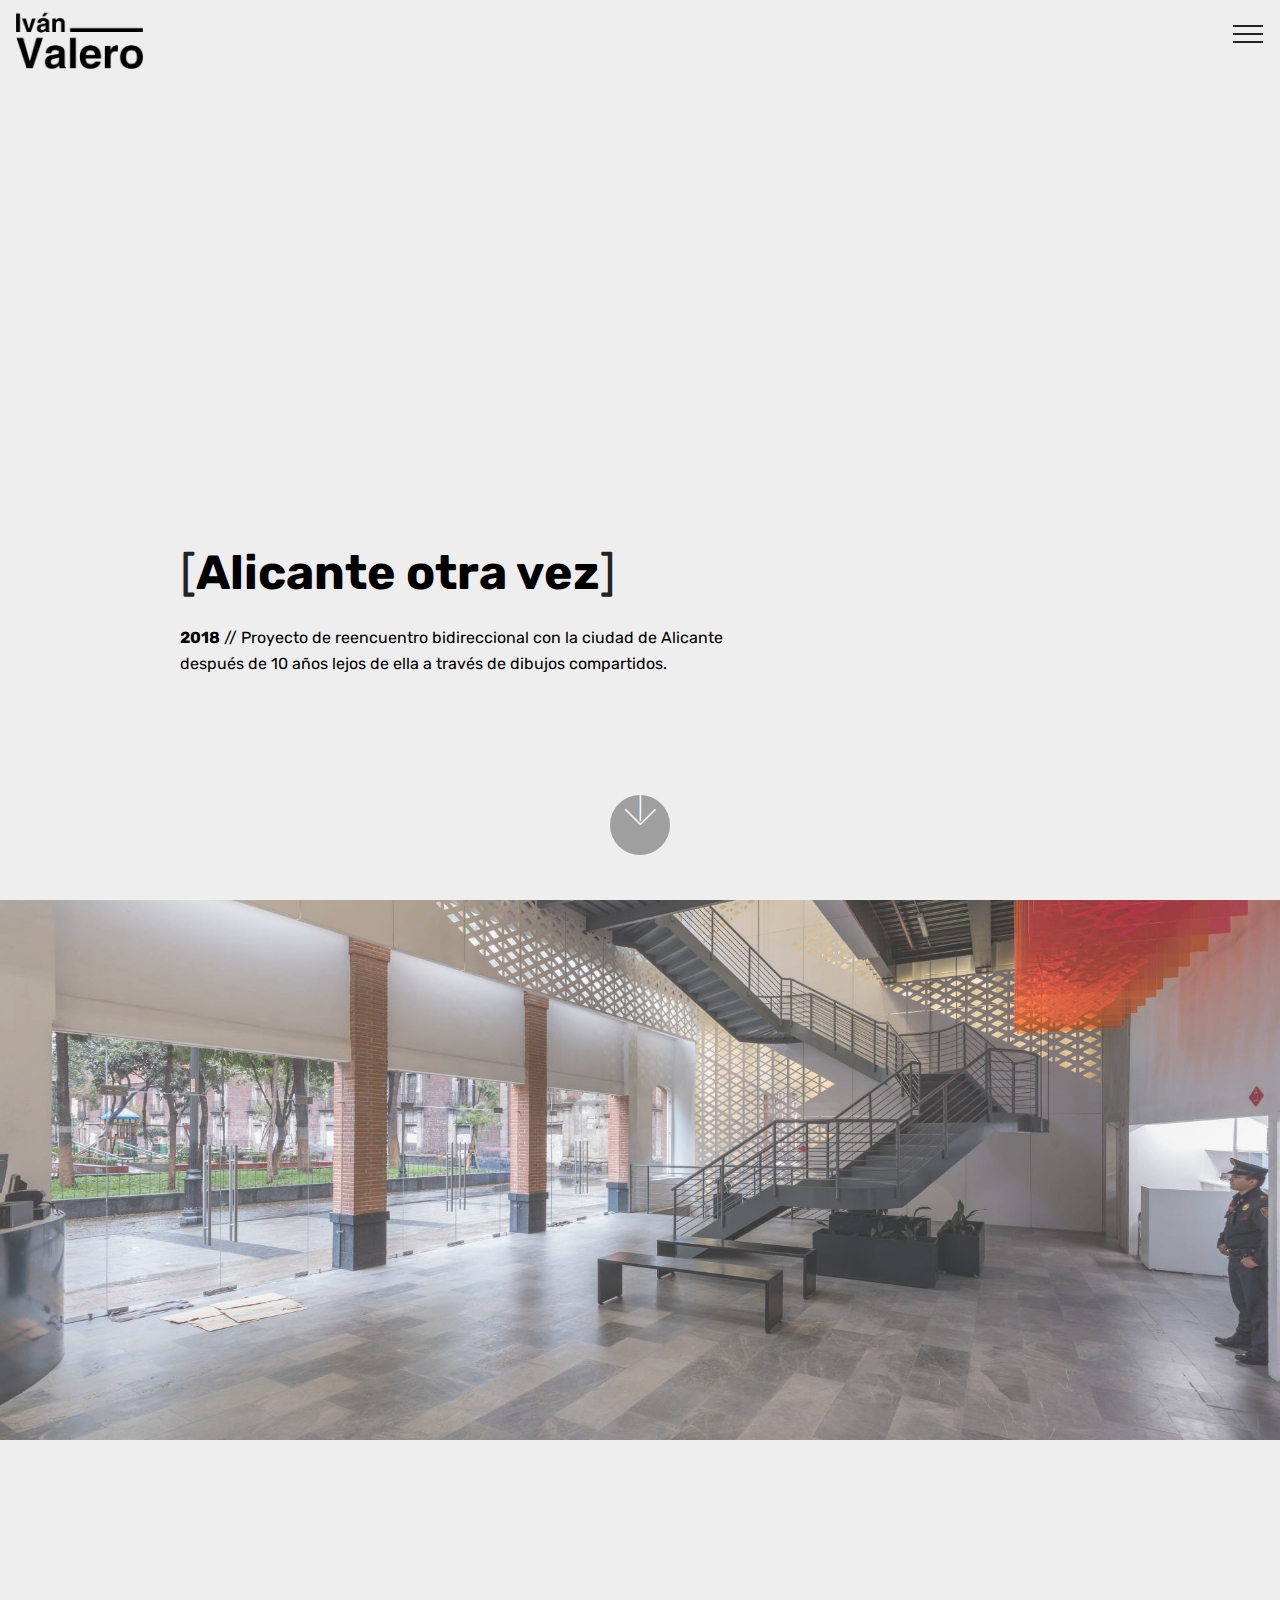
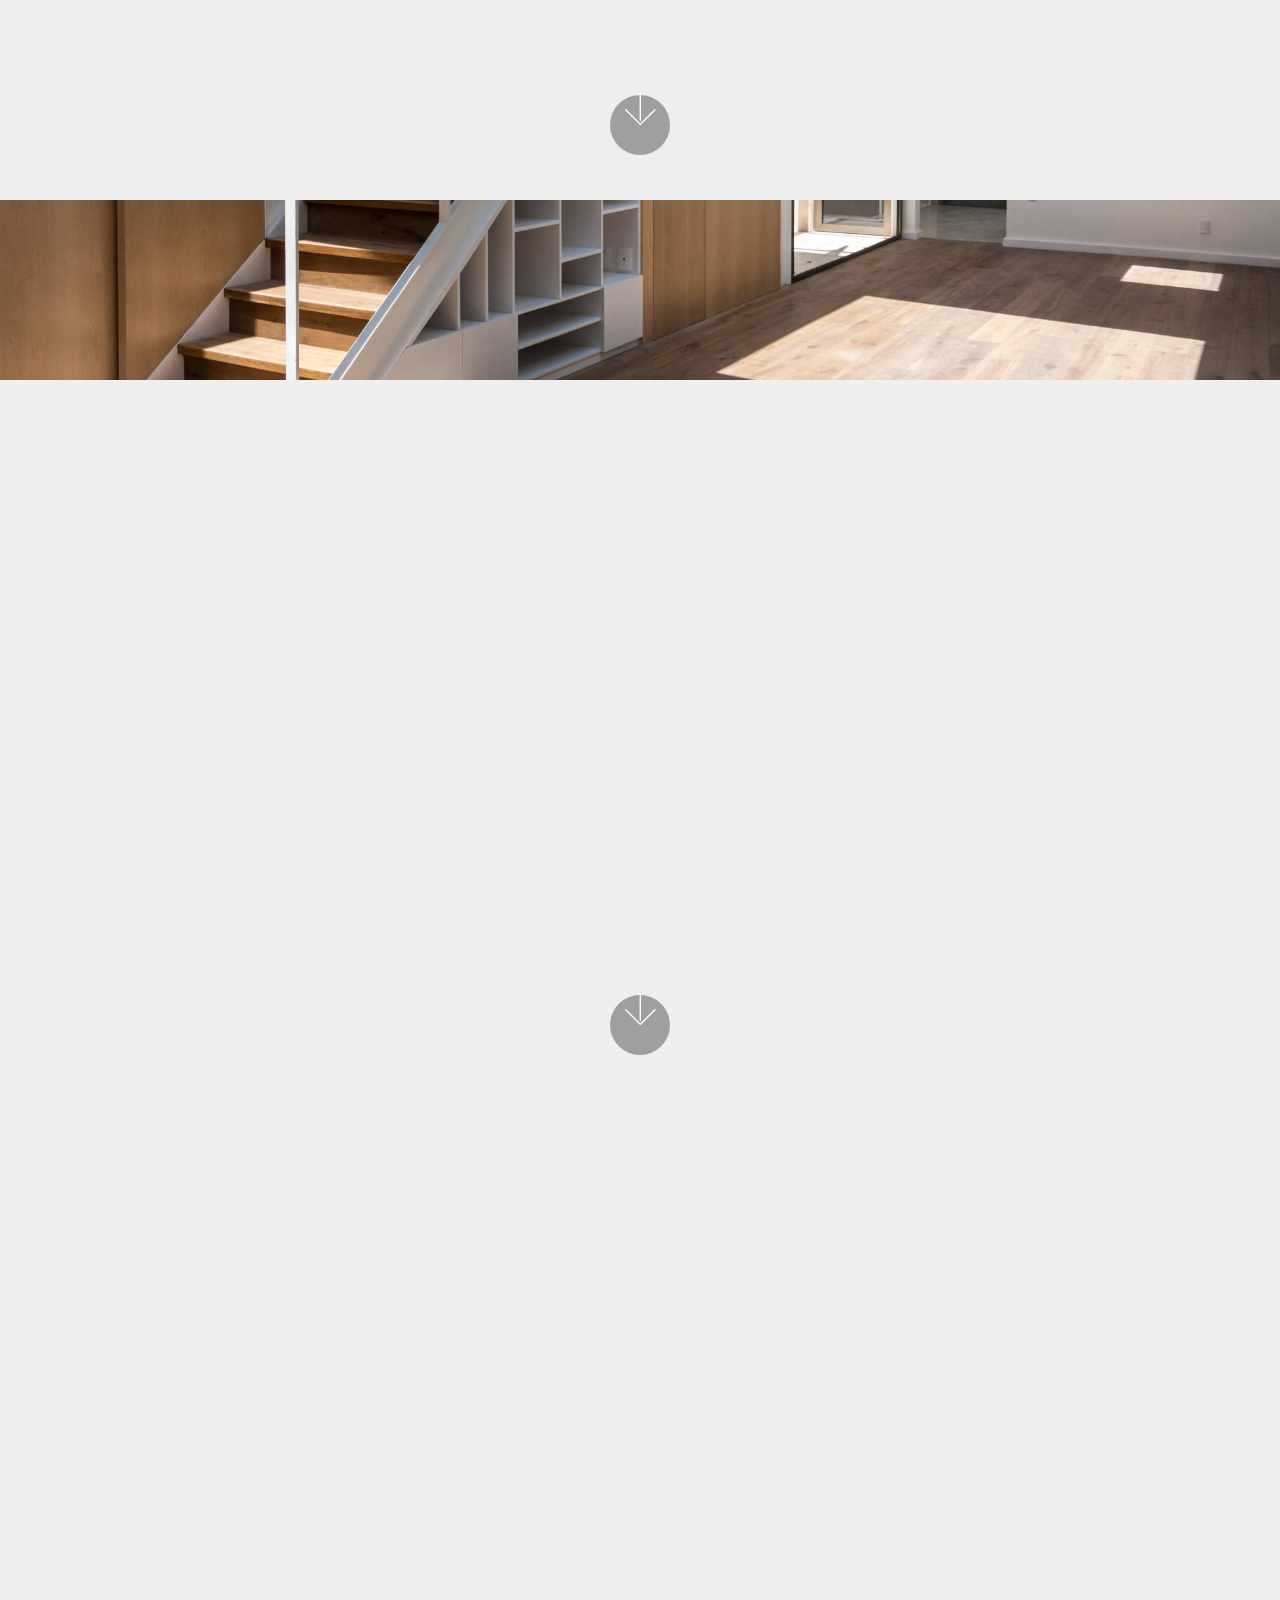
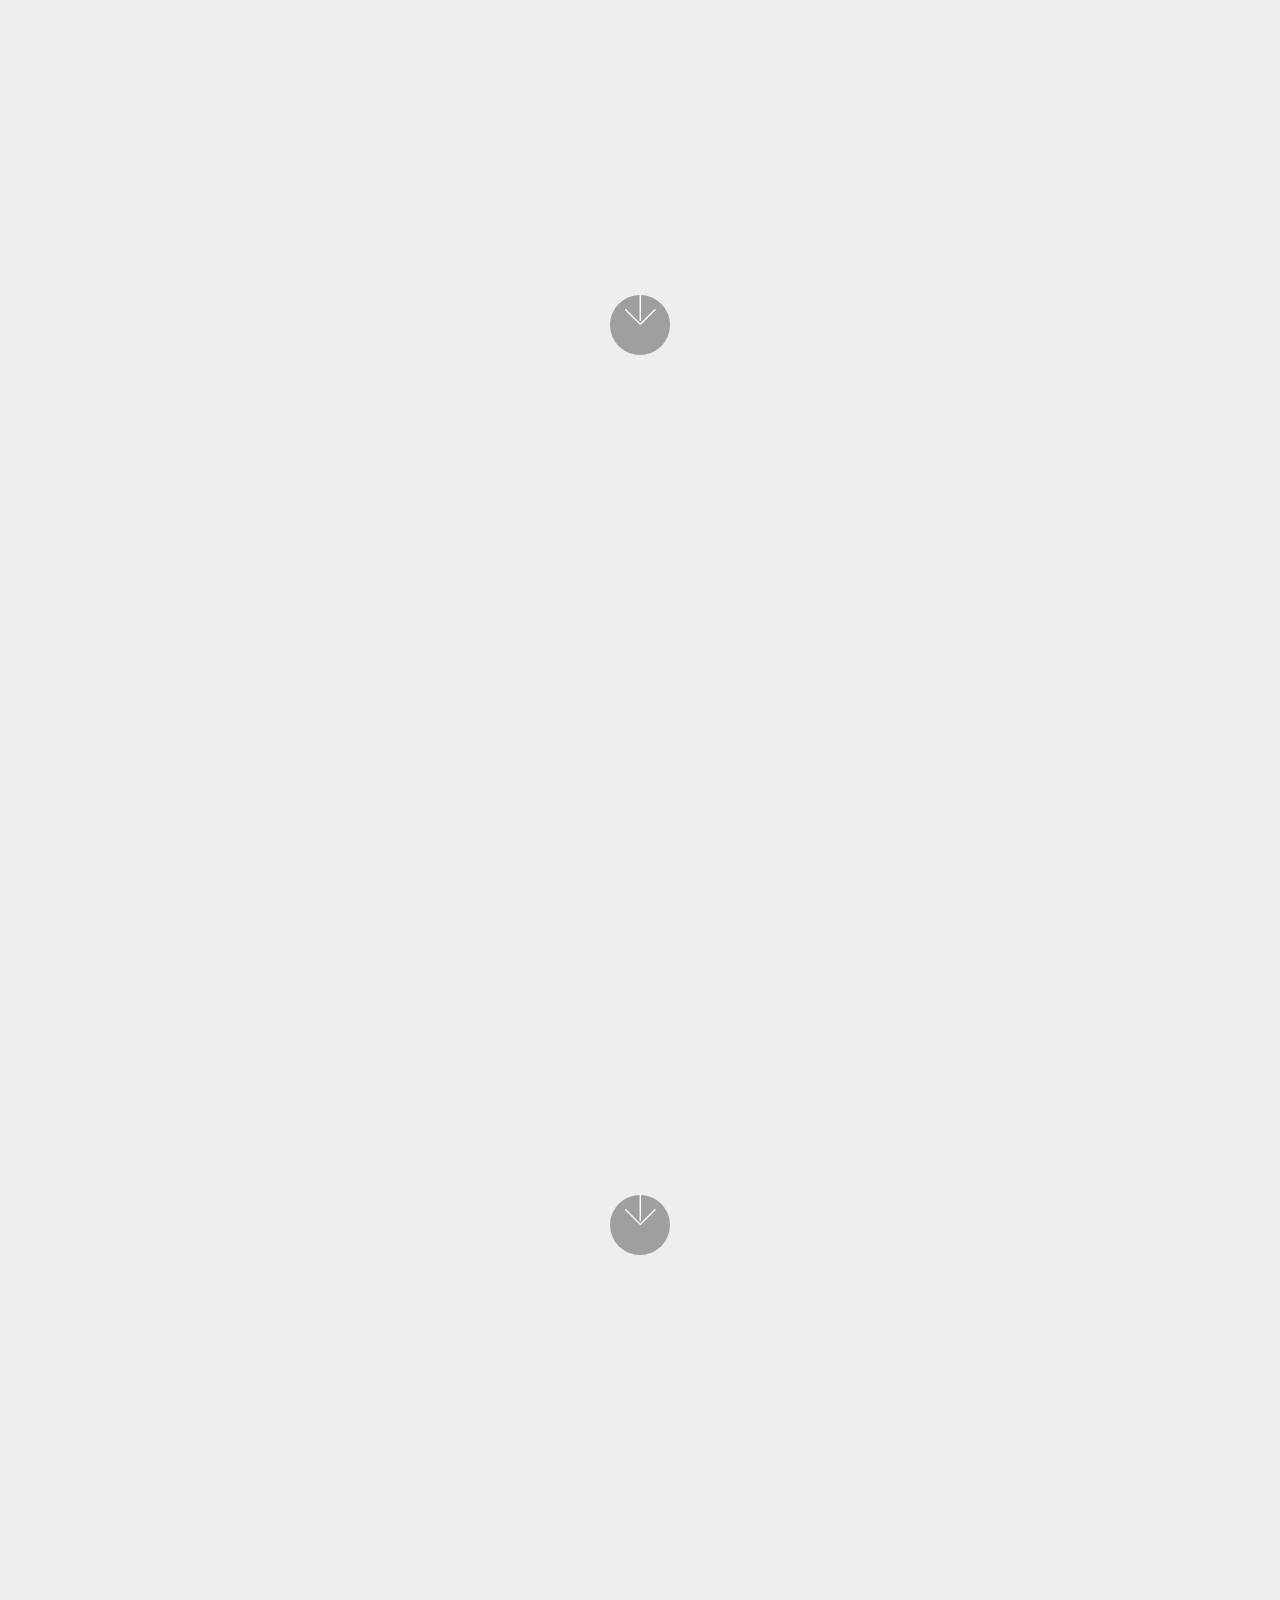
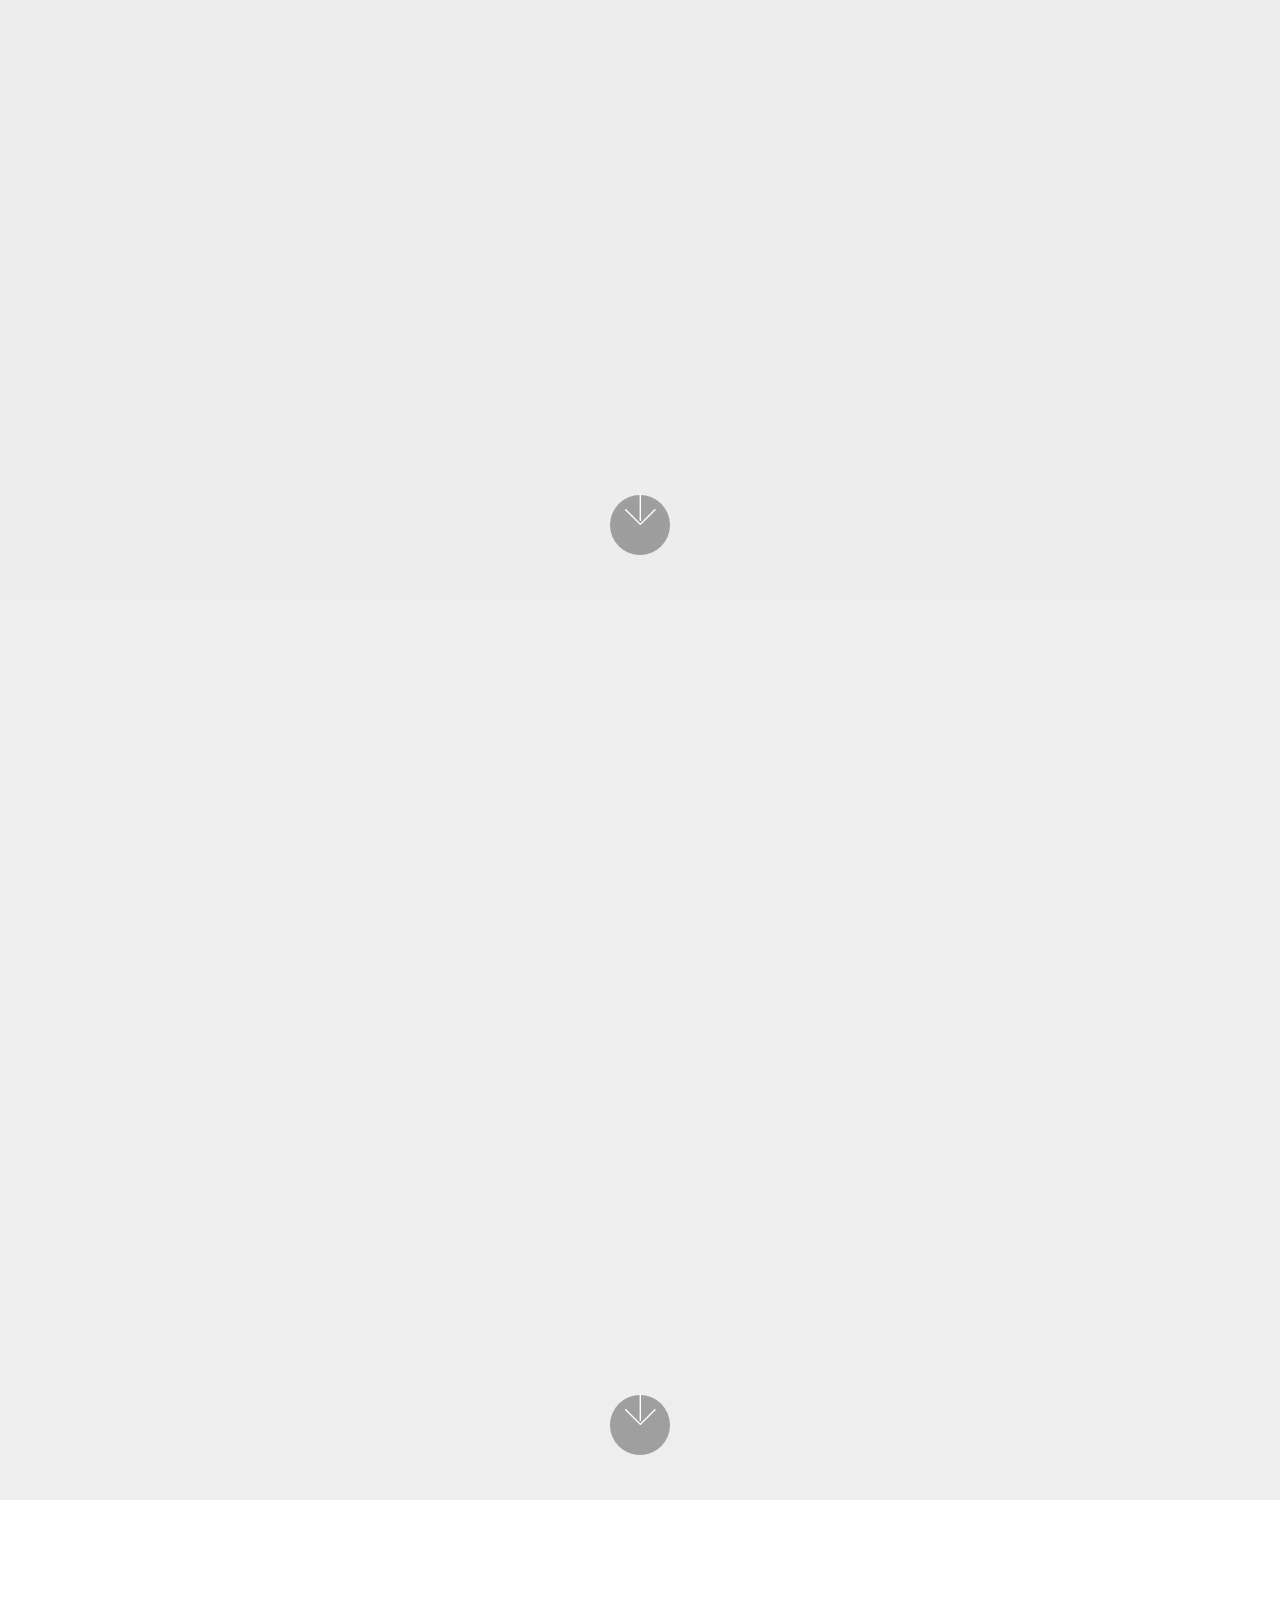
<file: index.html>
<!DOCTYPE html>
<html  >
<head>
  <!-- Site made with Mobirise Website Builder v4.10.3, https://mobirise.com -->
  <meta charset="UTF-8">
  <meta http-equiv="X-UA-Compatible" content="IE=edge">
  <meta name="generator" content="Mobirise v4.10.3, mobirise.com">
  <meta name="viewport" content="width=device-width, initial-scale=1, minimum-scale=1">
  <link rel="shortcut icon" href="assets/images/ivanvalero-128x128.png" type="image/x-icon">
  <meta name="description" content="Página personal del Arquitecto Iván Valero Fernández">
  
  <title>Iván Valero </title>
  <link rel="stylesheet" href="assets/web/assets/mobirise-icons/mobirise-icons.css">
  <link rel="stylesheet" href="assets/tether/tether.min.css">
  <link rel="stylesheet" href="assets/bootstrap/css/bootstrap.min.css">
  <link rel="stylesheet" href="assets/bootstrap/css/bootstrap-grid.min.css">
  <link rel="stylesheet" href="assets/bootstrap/css/bootstrap-reboot.min.css">
  <link rel="stylesheet" href="assets/socicon/css/styles.css">
  <link rel="stylesheet" href="assets/animatecss/animate.min.css">
  <link rel="stylesheet" href="assets/dropdown/css/style.css">
  <link rel="stylesheet" href="assets/theme/css/style.css">
  <link rel="stylesheet" href="assets/mobirise/css/mbr-additional.css" type="text/css">
  
  
  
</head>
<body>
  <section class="menu cid-qYLtaDvEbm" once="menu" id="menu1-1">

    

    <nav class="navbar navbar-expand beta-menu navbar-dropdown align-items-center navbar-fixed-top collapsed bg-color transparent">
        <button class="navbar-toggler navbar-toggler-right" type="button" data-toggle="collapse" data-target="#navbarSupportedContent" aria-controls="navbarSupportedContent" aria-expanded="false" aria-label="Toggle navigation">
            <div class="hamburger">
                <span></span>
                <span></span>
                <span></span>
                <span></span>
            </div>
        </button>
        <div class="menu-logo">
            <div class="navbar-brand">
                <span class="navbar-logo">
                    <a href="index.html">
                         <img src="assets/images/ivanvalerosvgd-274x131.png" alt="Mobirise" title="" style="height: 3.8rem;">
                    </a>
                </span>
                
            </div>
        </div>
        <div class="collapse navbar-collapse" id="navbarSupportedContent">
            <ul class="navbar-nav nav-dropdown nav-right" data-app-modern-menu="true"><li class="nav-item"><a class="nav-link link text-black display-4" href="ivanvalerodibujos.html">
                        
                        Dibujos</a></li>
                <li class="nav-item">
                    <a class="nav-link link text-black display-4" href="ivanvalerotextos.html">Textos</a>
                </li><li class="nav-item"><a class="nav-link link text-black display-4" href="ivanvaleroarquitectura.html">Arquitectura</a></li><li class="nav-item"><a class="nav-link link text-black display-4" href="ivanvalerocontacto.html">/ Iván /</a></li></ul>
            
        </div>
    </nav>
</section>

<section class="engine"><a href="https://mobirise.info/l">free web templates</a></section><section class="header6 cid-qYLt8w5Sfr mbr-fullscreen" data-bg-video="https://www.youtube.com/watch?v=7btCccQxduI" id="header6-0">

    

    <div class="mbr-overlay" style="opacity: 0.6; background-color: rgb(239, 239, 239);">
    </div>

    <div class="container">
        <div class="row justify-content-md-center">
            <div class="mbr-white col-md-10">
                <h1 class="mbr-section-title align-center mbr-bold pb-3 mbr-fonts-style display-2">
                    <br><br><br><br><br><br><br><span style="font-weight: normal;">[</span><a href="ivanvalerodibujos.html" class="text-black" style="font-weight: bold;">Alicante otra vez</a><span style="font-weight: normal;">]</span></h1>
                <p class="mbr-text align-center pb-3 mbr-fonts-style display-4"><em><a href="ivanvalerodibujos.html" class="text-black"><strong>
                    2018</strong></a></em><a href="ivanvalerodibujos.html" class="text-black"> // Proyecto de reencuentro bidireccional con la ciudad de Alicante </a><br><a href="ivanvalerodibujos.html" class="text-black">después de 10 años lejos de ella a través de dibujos compartidos.</a><br><a href="ivanvalerodibujos.html" class="text-black">&nbsp;</a><br><br></p>
                
            </div>
        </div>
    </div>

    <div class="mbr-arrow hidden-sm-down" aria-hidden="true">
        <a href="#next">
            <i class="mbri-down mbr-iconfont"></i>
        </a>
    </div>
</section>

<section class="cid-rtki8jpKlF mbr-fullscreen mbr-parallax-background" id="header2-1q">

    

    <div class="mbr-overlay" style="opacity: 0.2; background-color: rgb(239, 239, 239);"></div>

    <div class="container align-center">
        <div class="row justify-content-md-center">
            <div class="mbr-white col-md-10">
                <h1 class="mbr-section-title mbr-bold pb-3 mbr-fonts-style display-2"><span style="font-weight: normal;"><br></span><br><br><br><br><br><br><span style="font-weight: normal;"><a href="page8.html" class="text-black">[</a></span><strong><a href="page8.html" class="text-black"><b>Museo Futura CDMX</b></a></strong><span style="font-weight: normal;"><a href="page8.html" class="text-black">]</a></span></h1>
                
                <p class="mbr-text pb-3 mbr-fonts-style display-4"><strong>
                    2016 </strong>// Renovación del antiguo Teatro de las Vizcaínas en el Centro Histórico de <br>la Ciudad de México para convertirlo en el museo interactivo Futura CDMX<br><br><br></p>
                
            </div>
        </div>
    </div>
    <div class="mbr-arrow hidden-sm-down" aria-hidden="true">
        <a href="#next">
            <i class="mbri-down mbr-iconfont"></i>
        </a>
    </div>
</section>

<section class="cid-rtkuhgI8E3 mbr-fullscreen mbr-parallax-background" id="header2-1w">

    

    <div class="mbr-overlay" style="opacity: 0.1; background-color: rgb(255, 255, 255);"></div>

    <div class="container align-center">
        <div class="row justify-content-md-center">
            <div class="mbr-white col-md-10">
                <h1 class="mbr-section-title mbr-bold pb-3 mbr-fonts-style display-2">
                    <br><br><br><br><br><span style="font-weight: normal;">[</span>ÁTICO SOLAZ<span style="font-weight: normal;">]</span></h1>
                
                <p class="mbr-text pb-3 mbr-fonts-style display-4"><strong>2017 </strong>// Renovación del antiguo Teatro de las Vizcaínas en el Centro Histórico de 
<br>la Ciudad de México para convertirlo en el museo interactivo Futura CDMX
<br>
<br></p>
                
            </div>
        </div>
    </div>
    <div class="mbr-arrow hidden-sm-down" aria-hidden="true">
        <a href="#next">
            <i class="mbri-down mbr-iconfont"></i>
        </a>
    </div>
</section>

<section class="cid-rtkJSzsH5a mbr-fullscreen mbr-parallax-background" id="header2-1o">

    

    <div class="mbr-overlay" style="opacity: 0.2; background-color: rgb(239, 239, 239);"></div>

    <div class="container align-center">
        <div class="row justify-content-md-center">
            <div class="mbr-white col-md-10">
                <h1 class="mbr-section-title mbr-bold pb-3 mbr-fonts-style display-2"><span style="font-weight: normal;"><br></span><br><br><br><br><br><br><span style="font-weight: normal;"><a href="page8.html" class="text-black">[</a></span><strong><a href="page8.html" class="text-black"><b>Museo Futura CDMX</b></a></strong><span style="font-weight: normal;"><a href="page8.html" class="text-black">]</a></span></h1>
                
                <p class="mbr-text pb-3 mbr-fonts-style display-4"><strong>
                    2016 </strong>// Renovación del antiguo Teatro de las Vizcaínas en el Centro Histórico de <br>la Ciudad de México para convertirlo en el museo interactivo Futura CDMX<br><br><br></p>
                
            </div>
        </div>
    </div>
    <div class="mbr-arrow hidden-sm-down" aria-hidden="true">
        <a href="#next">
            <i class="mbri-down mbr-iconfont"></i>
        </a>
    </div>
</section>

<section class="cid-rtkK6emDMV mbr-fullscreen mbr-parallax-background" id="header2-1p">

    

    <div class="mbr-overlay" style="opacity: 0.2; background-color: rgb(239, 239, 239);"></div>

    <div class="container align-center">
        <div class="row justify-content-md-center">
            <div class="mbr-white col-md-10">
                <h1 class="mbr-section-title mbr-bold pb-3 mbr-fonts-style display-2"><span style="font-weight: normal;"><br></span><br><br><br><br><br><br><span style="font-weight: normal;"><a href="page8.html" class="text-black">[</a></span><strong><a href="page8.html" class="text-black"><b>Museo Futura CDMX</b></a></strong><span style="font-weight: normal;"><a href="page8.html" class="text-black">]</a></span></h1>
                
                <p class="mbr-text pb-3 mbr-fonts-style display-4"><strong>
                    2016 </strong>// Renovación del antiguo Teatro de las Vizcaínas en el Centro Histórico de <br>la Ciudad de México para convertirlo en el museo interactivo Futura CDMX<br><br><br></p>
                
            </div>
        </div>
    </div>
    <div class="mbr-arrow hidden-sm-down" aria-hidden="true">
        <a href="#next">
            <i class="mbri-down mbr-iconfont"></i>
        </a>
    </div>
</section>

<section class="cid-rtkKfNdRXy mbr-fullscreen mbr-parallax-background" id="header2-1q">

    

    <div class="mbr-overlay" style="opacity: 0.1; background-color: rgb(239, 239, 239);"></div>

    <div class="container align-center">
        <div class="row justify-content-md-center">
            <div class="mbr-white col-md-10">
                <h1 class="mbr-section-title mbr-bold pb-3 mbr-fonts-style display-2"><span style="font-weight: normal;"><br></span><br><br><br><br><br><br><span style="font-weight: normal;"><a href="page8.html" class="text-black">[</a></span><strong><a href="page8.html" class="text-black"><b>Museo Futura CDMX</b></a></strong><span style="font-weight: normal;"><a href="page8.html" class="text-black">]</a></span></h1>
                
                <p class="mbr-text pb-3 mbr-fonts-style display-4"><strong>
                    2016 </strong>// Renovación del antiguo Teatro de las Vizcaínas en el Centro Histórico de <br>la Ciudad de México para convertirlo en el museo interactivo Futura CDMX<br><br><br></p>
                
            </div>
        </div>
    </div>
    <div class="mbr-arrow hidden-sm-down" aria-hidden="true">
        <a href="#next">
            <i class="mbri-down mbr-iconfont"></i>
        </a>
    </div>
</section>

<section class="cid-rtkKwfByb1 mbr-fullscreen mbr-parallax-background" id="header2-1r">

    

    <div class="mbr-overlay" style="opacity: 0.2; background-color: rgb(239, 239, 239);"></div>

    <div class="container align-center">
        <div class="row justify-content-md-center">
            <div class="mbr-white col-md-10">
                <h1 class="mbr-section-title mbr-bold pb-3 mbr-fonts-style display-2"><span style="font-weight: normal;"><br></span><br><br><br><br><br><br><span style="font-weight: normal;"><a href="page8.html" class="text-black">[</a></span><strong><a href="page8.html" class="text-black"><b>Museo Futura CDMX</b></a></strong><span style="font-weight: normal;"><a href="page8.html" class="text-black">]</a></span></h1>
                
                <p class="mbr-text pb-3 mbr-fonts-style display-4"><strong>
                    2016 </strong>// Renovación del antiguo Teatro de las Vizcaínas en el Centro Histórico de <br>la Ciudad de México para convertirlo en el museo interactivo Futura CDMX<br><br><br></p>
                
            </div>
        </div>
    </div>
    <div class="mbr-arrow hidden-sm-down" aria-hidden="true">
        <a href="#next">
            <i class="mbri-down mbr-iconfont"></i>
        </a>
    </div>
</section>

<section class="features17 cid-rtknfDEafP" id="features17-1t">
    
    

    
    <div class="container-fluid">
        <div class="media-container-row">
            <div class="card p-3 col-12 col-md-6 col-lg-4">
                <div class="card-wrapper">
                    <div class="card-img">
                        <a href="ivanvaleroarquitectura.html"><img src="assets/images/11800629-901372206611590-1925399580058103661-n-1-960x705.jpg" alt="Mobirise" title=""></a>
                    </div>
                    <div class="card-box">
                        <h4 class="card-title pb-3 mbr-fonts-style display-5"><a href="ivanvaleroarquitectura.html" class="text-black"><em>[Arquitecturas]</em></a></h4>
                        
                    </div>
                </div>
            </div>

            <div class="card p-3 col-12 col-md-6 col-lg-4">
                <div class="card-wrapper">
                    <div class="card-img">
                        <a href="ivanvalerodibujos.html"><img src="assets/images/untitled-3-595x540.jpg" alt="Mobirise" title=""></a>
                    </div>
                    <div class="card-box">
                        <h4 class="card-title pb-3 mbr-fonts-style display-5"><a href="ivanvalerodibujos.html" class="text-black"><em>[Dibujos]</em></a></h4>
                        
                    </div>
                </div>
            </div>

            <div class="card p-3 col-12 col-md-6 col-lg-4">
                <div class="card-wrapper">
                    <div class="card-img">
                        <a href="ivanvalerotextos.html"><img src="assets/images/12711129-1008600592555417-1474238872114521142-o-1-816x576.jpg" alt="Mobirise" title=""></a>
                    </div>
                    <div class="card-box">
                        <h4 class="card-title pb-3 mbr-fonts-style display-5"><a href="ivanvalerotextos.html" class="text-black"><em>[Textos]</em></a></h4>
                        
                    </div>
                </div>
            </div>

            
            
            
        </div>
    </div>
</section>

<section class="cid-rtkbWBJp3I" id="footer5-1p">

    

    

    <div class="container">
        <div class="media-container-row">
            <div class="col-md-3">
                <div class="media-wrap">
                    <a href="index.html">
                       <img src="assets/images/untitled-2-524x191.png" alt="Mobirise" title="">
                    </a>
                </div>
            </div>
            <div class="col-md-9">
                <p class="mbr-text align-right links mbr-fonts-style display-7"><a href="ivan.html" class="text-black">/Contacto/</a></p>
            </div>
        </div>
        <div class="footer-lower">
            <div class="media-container-row">
                <div class="col-md-12">
                    <hr>
                </div>
            </div>
            <div class="media-container-row mbr-white">
                <div class="col-md-6 copyright">
                    <p class="mbr-text mbr-fonts-style display-4"><strong>
                        © Copyright 2019 </strong>// Iván Valero &nbsp;</p>
                </div>
                <div class="col-md-6">
                    <div class="social-list align-right">
                        <div class="soc-item">
                            <a href="https://twitter.com/mobirise" target="_blank">
                                <span class="mbr-iconfont mbr-iconfont-social socicon-twitter socicon" style="color: rgb(35, 35, 35); fill: rgb(35, 35, 35);"></span>
                            </a>
                        </div>
                        <div class="soc-item">
                            <a href="https://www.facebook.com/pages/Mobirise/1616226671953247" target="_blank">
                                <span class="mbr-iconfont mbr-iconfont-social socicon-facebook socicon" style="color: rgb(35, 35, 35); fill: rgb(35, 35, 35);"></span>
                            </a>
                        </div>
                        <div class="soc-item">
                            <a href="https://www.youtube.com/c/mobirise" target="_blank">
                                <span class="socicon-youtube socicon mbr-iconfont mbr-iconfont-social"></span>
                            </a>
                        </div>
                        <div class="soc-item">
                            <a href="https://instagram.com/mobirise" target="_blank">
                                <span class="socicon-instagram socicon mbr-iconfont mbr-iconfont-social"></span>
                            </a>
                        </div>
                        <div class="soc-item">
                            <a href="https://plus.google.com/u/0/+Mobirise" target="_blank">
                                <span class="socicon-googleplus socicon mbr-iconfont mbr-iconfont-social"></span>
                            </a>
                        </div>
                        <div class="soc-item">
                            <a href="https://www.behance.net/Mobirise" target="_blank">
                                <span class="socicon-behance socicon mbr-iconfont mbr-iconfont-social"></span>
                            </a>
                        </div>
                    </div>
                </div>
            </div>
        </div>
    </div>
</section>


  <script src="assets/web/assets/jquery/jquery.min.js"></script>
  <script src="assets/popper/popper.min.js"></script>
  <script src="assets/tether/tether.min.js"></script>
  <script src="assets/bootstrap/js/bootstrap.min.js"></script>
  <script src="assets/smoothscroll/smooth-scroll.js"></script>
  <script src="assets/ytplayer/jquery.mb.ytplayer.min.js"></script>
  <script src="assets/viewportchecker/jquery.viewportchecker.js"></script>
  <script src="assets/parallax/jarallax.min.js"></script>
  <script src="assets/dropdown/js/script.min.js"></script>
  <script src="assets/touchswipe/jquery.touch-swipe.min.js"></script>
  <script src="assets/vimeoplayer/jquery.mb.vimeo_player.js"></script>
  <script src="assets/theme/js/script.js"></script>
  
  
 <div id="scrollToTop" class="scrollToTop mbr-arrow-up"><a style="text-align: center;"><i class="mbr-arrow-up-icon mbr-arrow-up-icon-cm cm-icon cm-icon-smallarrow-up"></i></a></div>
    <input name="animation" type="hidden">
  </body>
</html>
</file>
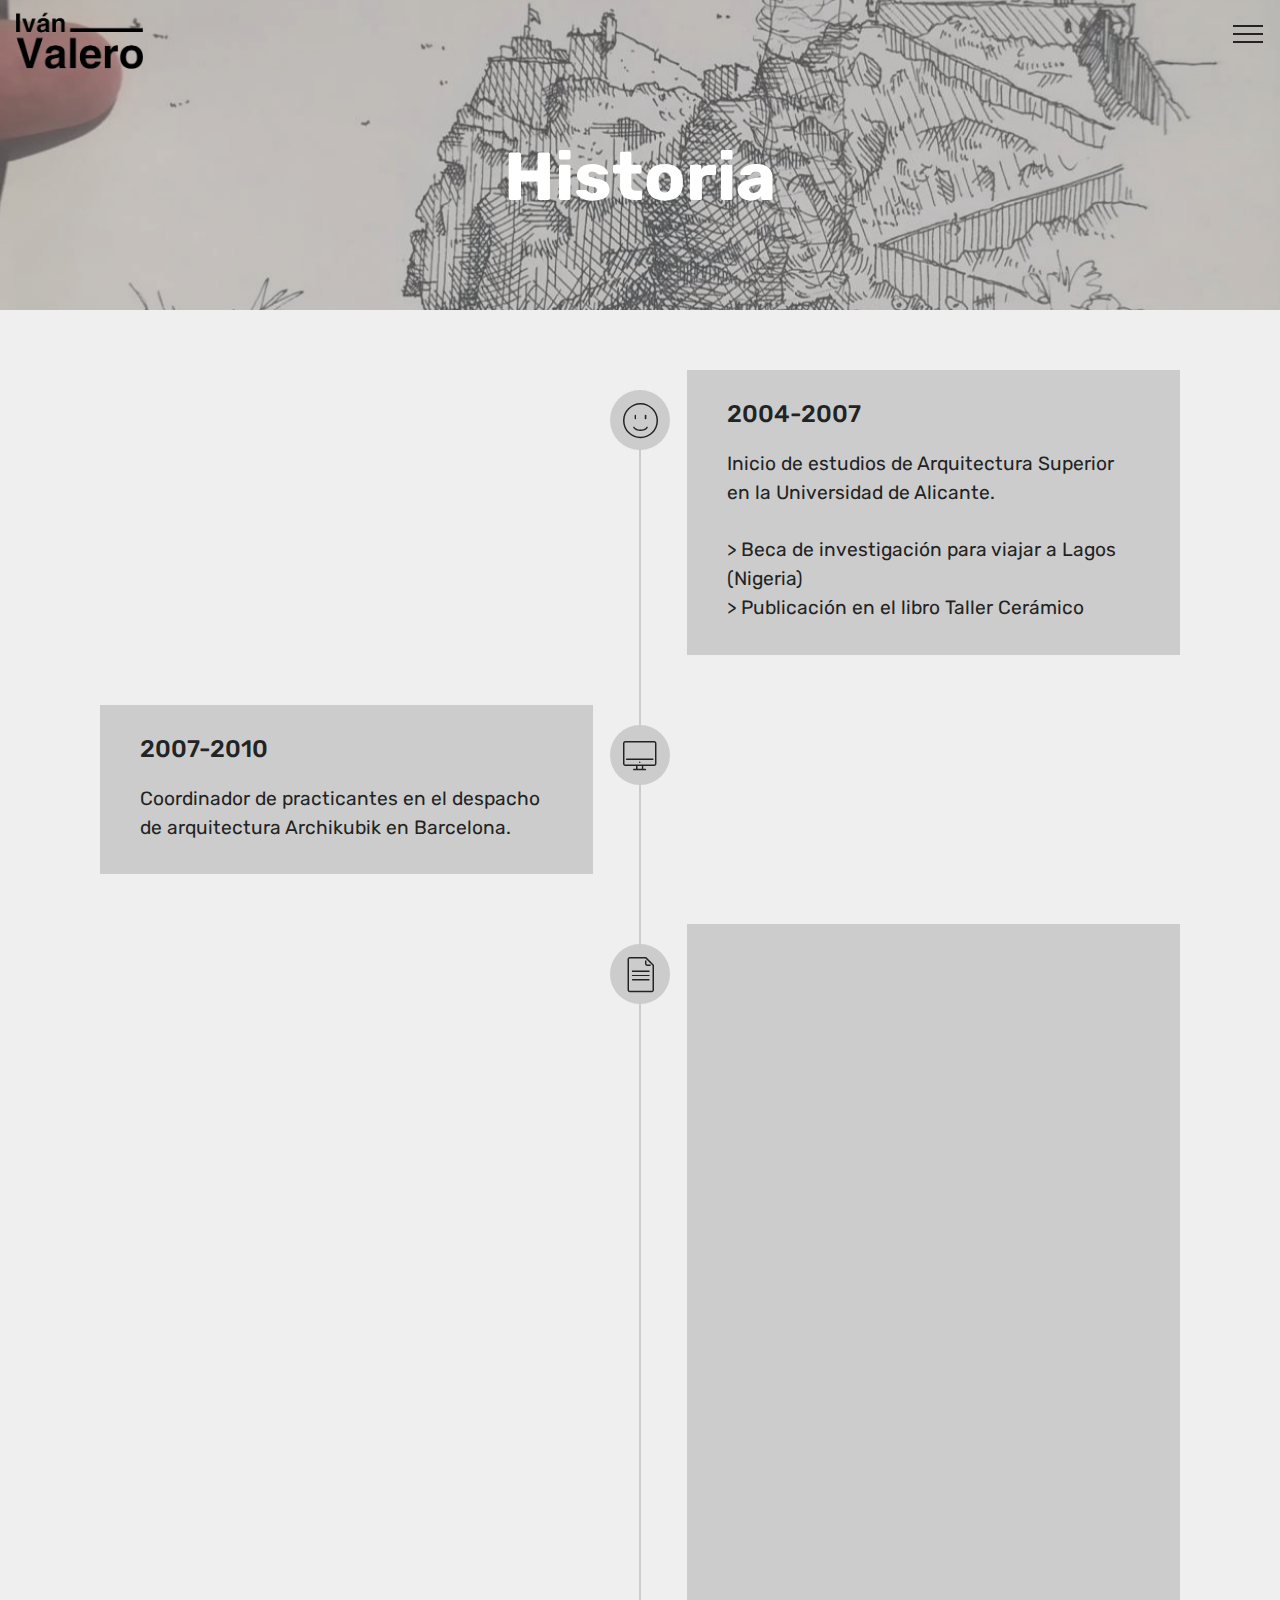
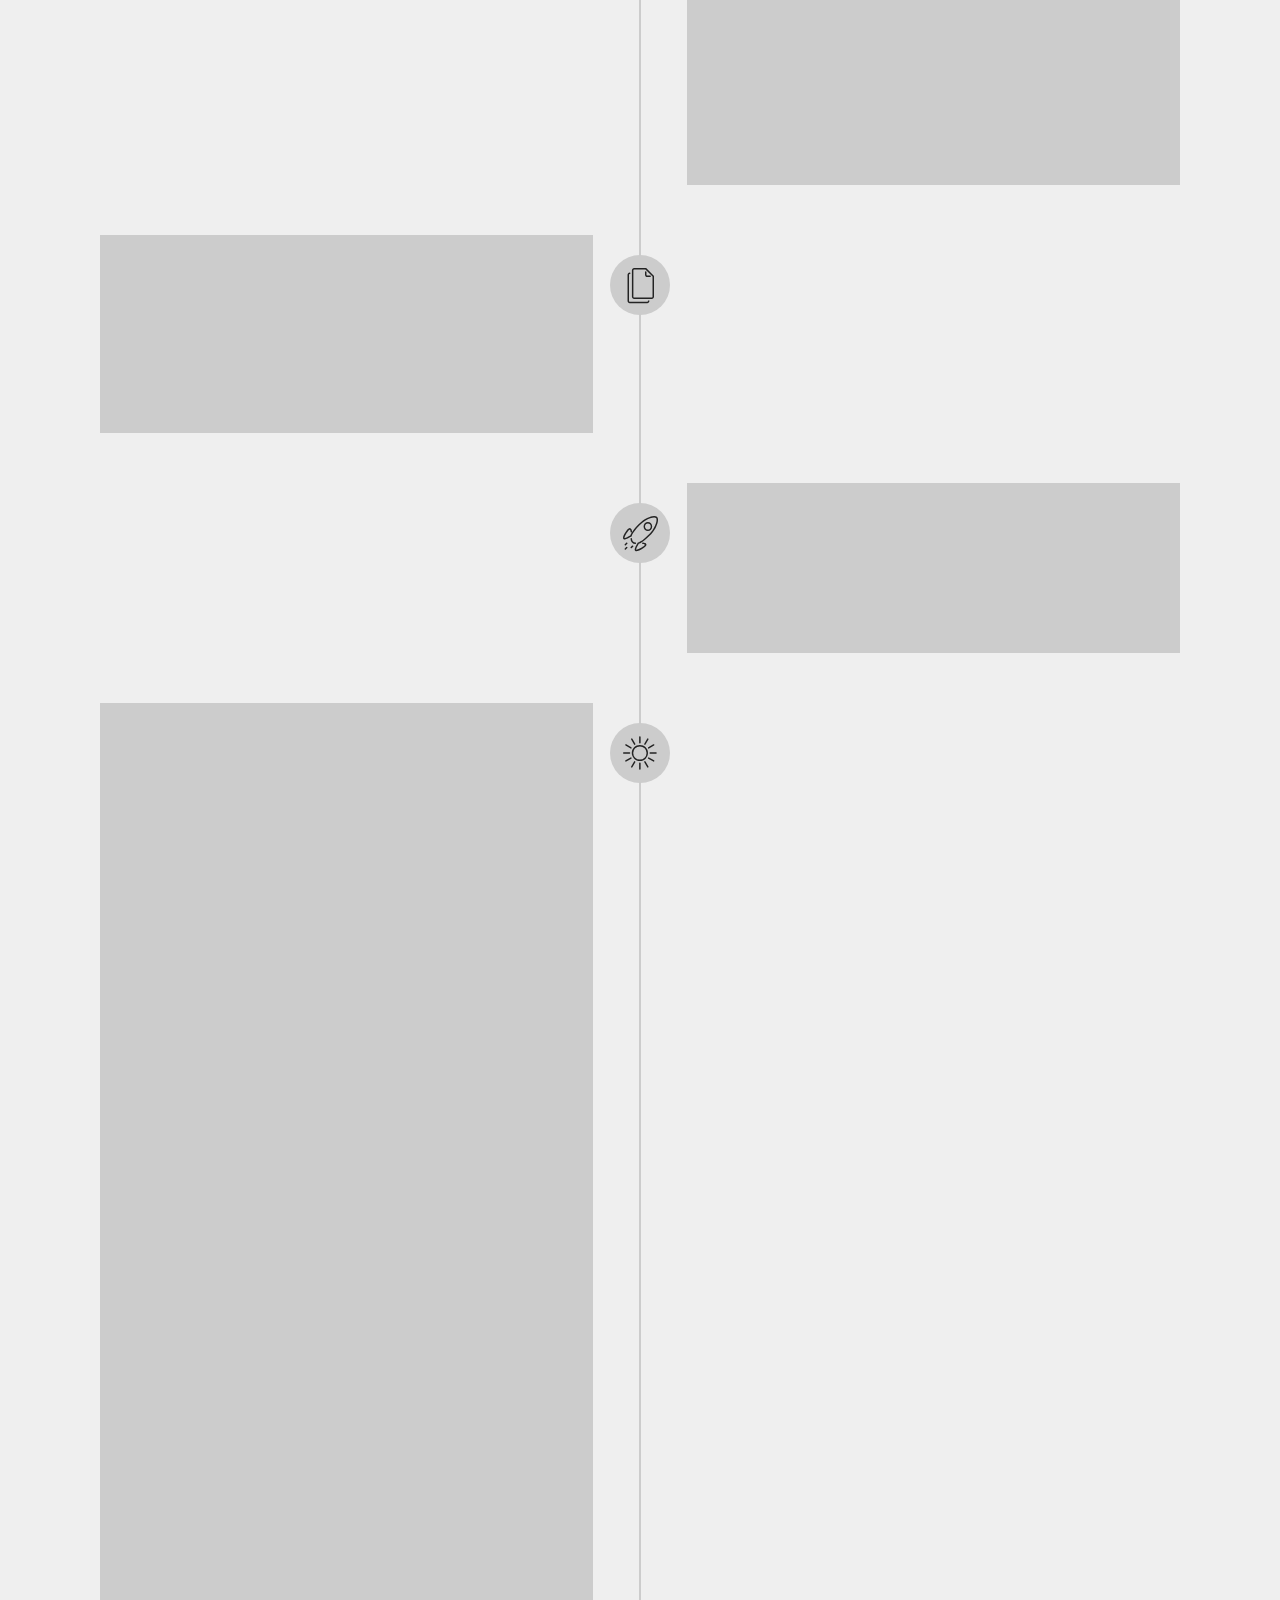
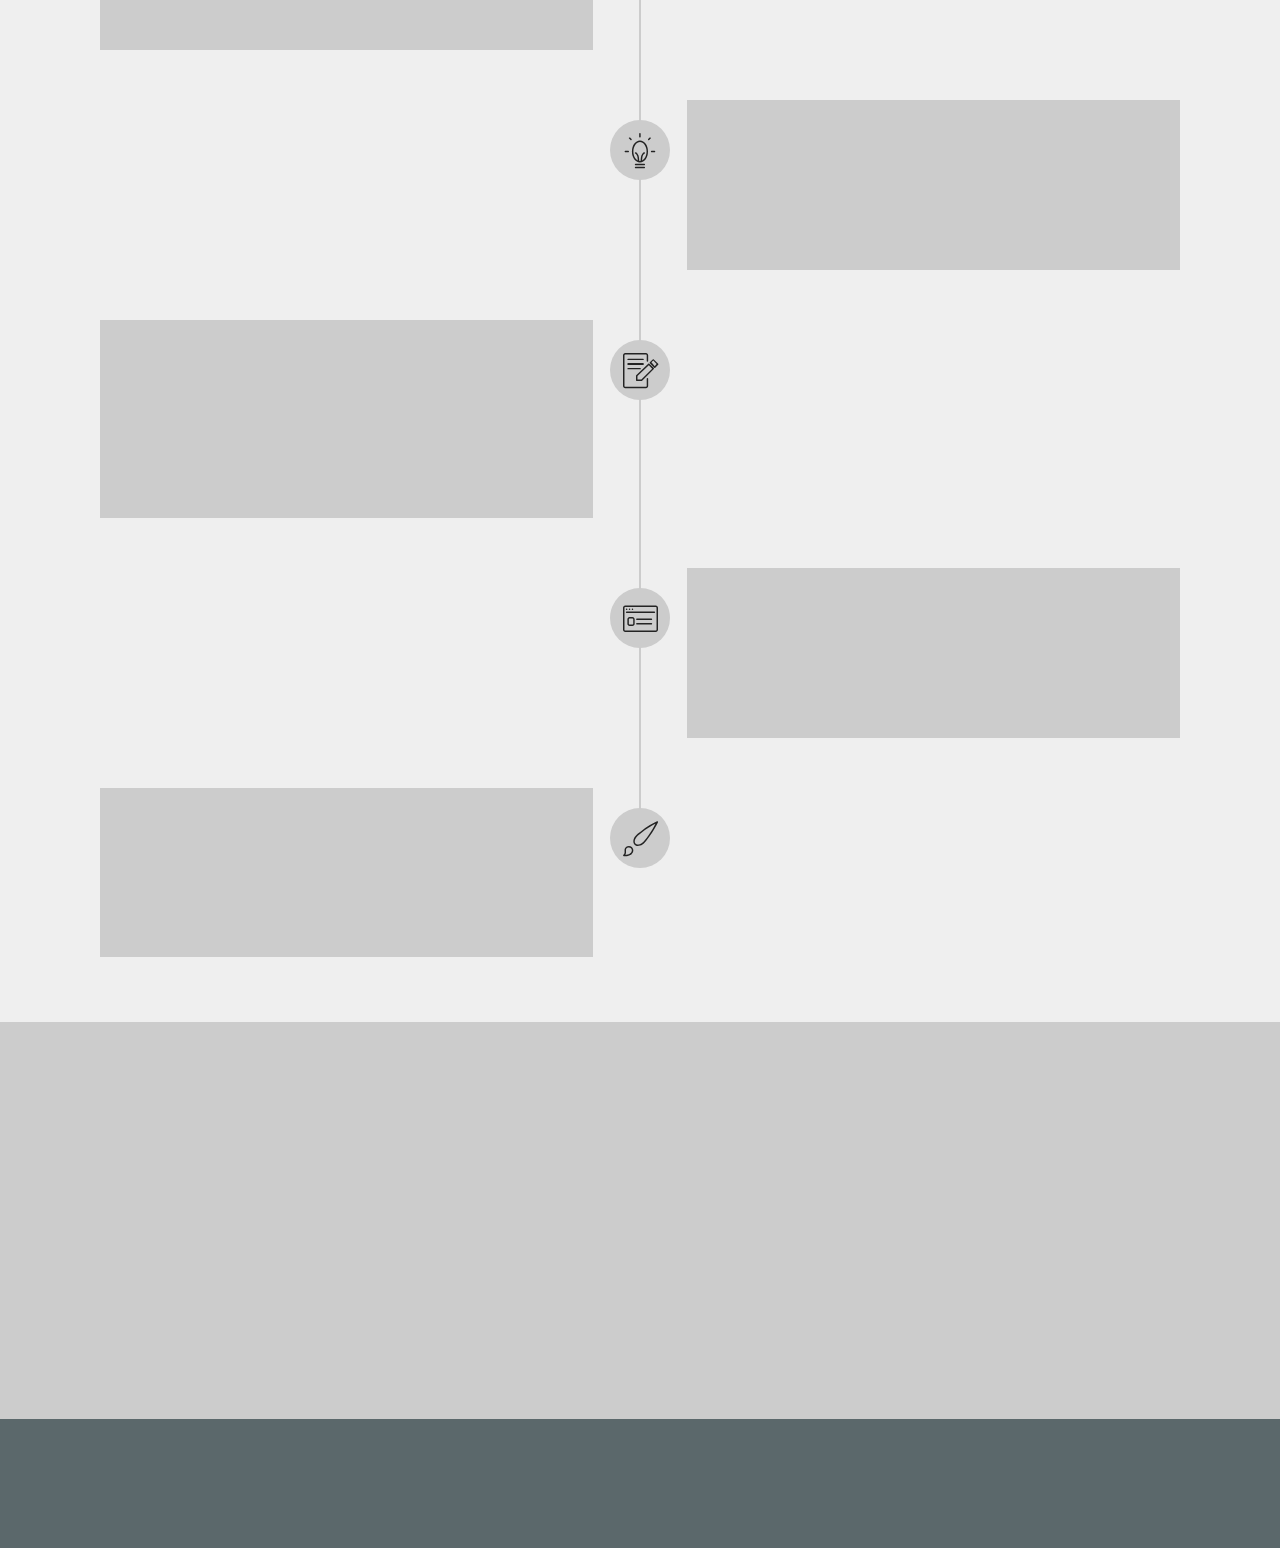
<file: ivan.html>
<!DOCTYPE html>
<html  >
<head>
  <!-- Site made with Mobirise Website Builder v4.10.3, https://mobirise.com -->
  <meta charset="UTF-8">
  <meta http-equiv="X-UA-Compatible" content="IE=edge">
  <meta name="generator" content="Mobirise v4.10.3, mobirise.com">
  <meta name="viewport" content="width=device-width, initial-scale=1, minimum-scale=1">
  <link rel="shortcut icon" href="assets/images/ivanvalero-128x128.png" type="image/x-icon">
  <meta name="description" content="Página personal del Arquitecto Iván Valero Fernández. Contacto">
  
  <title>Iván Valero - Iván </title>
  <link rel="stylesheet" href="assets/web/assets/mobirise-icons/mobirise-icons.css">
  <link rel="stylesheet" href="assets/tether/tether.min.css">
  <link rel="stylesheet" href="assets/bootstrap/css/bootstrap.min.css">
  <link rel="stylesheet" href="assets/bootstrap/css/bootstrap-grid.min.css">
  <link rel="stylesheet" href="assets/bootstrap/css/bootstrap-reboot.min.css">
  <link rel="stylesheet" href="assets/socicon/css/styles.css">
  <link rel="stylesheet" href="assets/animatecss/animate.min.css">
  <link rel="stylesheet" href="assets/dropdown/css/style.css">
  <link rel="stylesheet" href="assets/theme/css/style.css">
  <link rel="stylesheet" href="assets/mobirise/css/mbr-additional.css" type="text/css">
  
  
  
</head>
<body>
  <section class="menu cid-qYLtaDvEbm" once="menu" id="menu1-k">

    

    <nav class="navbar navbar-expand beta-menu navbar-dropdown align-items-center navbar-fixed-top collapsed bg-color transparent">
        <button class="navbar-toggler navbar-toggler-right" type="button" data-toggle="collapse" data-target="#navbarSupportedContent" aria-controls="navbarSupportedContent" aria-expanded="false" aria-label="Toggle navigation">
            <div class="hamburger">
                <span></span>
                <span></span>
                <span></span>
                <span></span>
            </div>
        </button>
        <div class="menu-logo">
            <div class="navbar-brand">
                <span class="navbar-logo">
                    <a href="index.html">
                         <img src="assets/images/ivanvalerosvgd-274x131.png" alt="Mobirise" title="" style="height: 3.8rem;">
                    </a>
                </span>
                
            </div>
        </div>
        <div class="collapse navbar-collapse" id="navbarSupportedContent">
            <ul class="navbar-nav nav-dropdown nav-right" data-app-modern-menu="true"><li class="nav-item"><a class="nav-link link text-black display-4" href="ivanvalerodibujos.html">
                        
                        Dibujos</a></li>
                <li class="nav-item">
                    <a class="nav-link link text-black display-4" href="ivanvalerotextos.html">Textos</a>
                </li><li class="nav-item"><a class="nav-link link text-black display-4" href="ivanvaleroarquitectura.html">Arquitectura</a></li><li class="nav-item"><a class="nav-link link text-black display-4" href="ivanvalerocontacto.html">/ Iván /</a></li></ul>
            
        </div>
    </nav>
</section>

<section class="engine"><a href="https://mobirise.info/y">html site templates</a></section><section class="mbr-section content5 cid-qYU2OMgBo0 mbr-parallax-background" id="content5-m">

    

    <div class="mbr-overlay" style="opacity: 0.3; background-color: rgb(118, 118, 118);">
    </div>

    <div class="container">
        <div class="media-container-row">
            <div class="title col-12 col-md-8">
                <h2 class="align-center mbr-bold mbr-white pb-3 mbr-fonts-style display-1">
                    <br>Historia</h2>
                
                
                
            </div>
        </div>
    </div>
</section>

<section class="timeline2 cid-qZwFRDwd1j" id="timeline2-13">

    

    

    <div class="container align-center">
        
        

        <div class="container timelines-container" mbri-timelines="">
            <div class="row timeline-element reverse separline">      
                <span class="iconsBackground">
                    <span class="mbr-iconfont mbri-smile-face"></span>
                </span>          
                <div class="col-xs-12 col-md-6 align-left">
                    <div class="timeline-text-content">
                        <h4 class="mbr-timeline-title pb-3 mbr-fonts-style display-5">
                            2004-2007</h4>
                        <p class="mbr-timeline-text mbr-fonts-style display-7">
                            Inicio de estudios de Arquitectura Superior en la Universidad de Alicante.<br><br>&gt; Beca de investigación para viajar a Lagos (Nigeria)<br>&gt; Publicación en el libro Taller Cerámico
                        </p>
                     </div>
                </div>
            </div>

            <div class="row timeline-element  separline">
                <span class="iconsBackground">
                    <span class="mbr-iconfont mbri-desktop"></span>
                </span>
                <div class="col-xs-12 col-md-6 align-left ">
                    <div class="timeline-text-content">
                        <h4 class="mbr-timeline-title pb-3 mbr-fonts-style display-5">
                            2007-2010</h4>
                        <p class="mbr-timeline-text mbr-fonts-style display-7">Coordinador de practicantes en el despacho de arquitectura Archikubik en Barcelona.</p>
                    </div>
                </div>
            </div> 

            <div class="row timeline-element reverse separline">
                <span class="iconsBackground">
                    <span class="mbr-iconfont mbri-file"></span>
                </span>
                <div class="col-xs-12 col-md-6 align-left">
                    <div class="timeline-text-content">
                        <h4 class="mbr-timeline-title pb-3 mbr-fonts-style display-5">
                            2008-2011</h4>      
                        <p class="mbr-timeline-text mbr-fonts-style display-7">Finalización de estudios de Arquitectura Superior en la Universitat Politènica de Catalunya ETSAV.
<br>
<br>&gt; Beca de investigación del Ministerio de Educación en el departamento de Construcción sobre paramentos luminosos
<br>
<br>&gt; 2º Lugar Premio Pladur-ETSAV 2009
<br>&gt; 1er Lugar Premio Pladur-ETSAV 2010
<br>&gt; 1er Lugar Premio Knauff 2010
<br>&gt; 1er Lugar Premio Pladur-ETSAV 2011
<br>&gt; Finalista concurso Archmedium CUTS-BCN 2011
<br>&gt; Mención de Honor Chicago CTBUH 2011
<br>&gt; Seleccionado Top 30 mejores PFC Arqlantia 2012
<br>&gt; Seleccionado Top 25 mejores PFC GA 2012
<br>&gt; Mención de Honor Campus RE(set) 2012
<br>
<br>&gt; Beca de colaboración Departamento de Proyectos como profesor asistente 
<br>
<br>&gt; Publicación en las revistas Future nº 25 y 30-31
<br>&gt; Publicación en Revist Arquis nº 3</p>
                    </div>
                </div>
            </div>

            <div class="row timeline-element  separline">
                <span class="iconsBackground">
                    <span class="mbr-iconfont mbri-pages"></span>
                </span>
                <div class="col-xs-12 col-md-6 align-left ">
                    <div class="timeline-text-content">
                        <h4 class="mbr-timeline-title pb-3 mbr-fonts-style display-5">
                            2012
                        </h4>
                        <p class="mbr-timeline-text mbr-fonts-style display-7">
                            Inicio de estudios del programa de Máster y Doctorado en Urbanismo de la Universitat Politècnica de Catalunya.
                        </p>
                    </div>
                </div>
            </div>

            <div class="row timeline-element reverse separline">
                <span class="iconsBackground">
                    <span class="mbr-iconfont mbri-rocket"></span>
                </span>
                <div class="col-xs-12 col-md-6 align-left">
                    <div class="timeline-text-content">
                        <h4 class="mbr-timeline-title pb-3 mbr-fonts-style display-5">
                            2012</h4>
                        <p class="mbr-timeline-text mbr-fonts-style display-7">
                            Fundación de BANDADA como despacho de arquitectos en Barcelona y Alicante.
                        </p>
                    </div>
                </div>
            </div>

            <div class="row timeline-element separline">
                <span class="iconsBackground">
                    <span class="mbr-iconfont mbri-sun2"></span>
                </span>
                <div class="col-xs-12 col-md-6 align-left ">
                    <div class="timeline-text-content">
                        <h4 class="mbr-timeline-title pb-3 mbr-fonts-style display-5">
                            2013-1018</h4>
                        <p class="mbr-timeline-text mbr-fonts-style display-7">Crecimiento de BANDADA y apertura de oficina en Ciudad de México desarrollando proyectos en los dos continentes.<br><br>&gt; Finalista Obra del Año de México 2014<br>&gt; Selección Mostra d'Arquitectura Internacional COAC<br>&gt; Selección Archivo Digital Bienal de Venecia 2016<br>&gt; Finalista 10 &nbsp;Despachos de México 2016<br>&gt; Finalista concurso Parque Constituyentes 2016<br>&gt; Finalista concurso Paseo la Madre 2016<br>&gt; Finalista Obras de Impacto del Norte de México 2017<br>&gt; 3er Lugar Premio concurso Noldi Schreck 2017<br>&gt; 1er Lugar Premio Parque la Equidad 2017<br><br>&gt; Publicación en webs como Arquine, Dezeen, HIC, Archdaily oMetalocus.<br><br>&gt; Publicación en revistas como Glocal, Arquine, Via Construcción, Obras o CityManager.<br><br>&gt; Conferencias en diferentes unversidades como la UNAM, UAlicante, Tecnológico de Monterrey, UVM... 
                        </p>
                    </div>
                </div>
            </div>

            <div class="row timeline-element reverse separline">
                <span class="iconsBackground">
                    <span class="mbr-iconfont mbri-idea"></span>
                </span>
                <div class="col-xs-12 col-md-6 align-left">
                    <div class="timeline-text-content">
                        <h4 class="mbr-timeline-title pb-3 mbr-fonts-style display-5">
                            2015</h4>
                        <p class="mbr-timeline-text mbr-fonts-style display-7">Diplomado en Diseño de Iluminación por la Universitat Politècnica de Catalunya</p>
                    </div>
                </div>
            </div>

            <div class="row timeline-element separline">
                <span class="iconsBackground">
                    <span class="mbr-iconfont mbri-edit"></span>
                </span>
                <div class="col-xs-12 col-md-6 align-left ">
                    <div class="timeline-text-content">
                        <h4 class="mbr-timeline-title pb-3 mbr-fonts-style display-5">
                            2016-2017</h4>
                        <p class="mbr-timeline-text mbr-fonts-style display-7">
                            Editor académico y articulista en la revista de urbanismo y ciudad City Manager editada en Ciudad de México.
                        </p>
                    </div>
                </div>
            </div>

            <div class="row timeline-element reverse separline">
                <span class="iconsBackground">
                    <span class="mbr-iconfont mbri-sites"></span>
                </span>
                <div class="col-xs-12 col-md-6 align-left">
                    <div class="timeline-text-content">
                        <h4 class="mbr-timeline-title pb-3 mbr-fonts-style display-5">
                            2017-2018</h4>
                        <p class="mbr-timeline-text mbr-fonts-style display-7">
                            Profesor de Proyectos en la Universidad Nacional Autónoma de México (UNAM).
                        </p>
                    </div>
                </div>
            </div>

            <div class="row timeline-element">
                <span class="iconsBackground">
                    <span class="mbr-iconfont mbri-change-style"></span>
                </span>
                <div class="col-xs-12 col-md-6 align-left ">
                    <div class="timeline-text-content">
                        <h4 class="mbr-timeline-title pb-3 mbr-fonts-style display-5">
                            2018</h4> 
                        <p class="mbr-timeline-text mbr-fonts-style display-7">
                            Inicia el proyecto de dibujar Alicante después de todo este tiempo fuera.
                        </p>
                    </div>
                </div>
            </div>

            

            
        </div>
    </div>
</section>

<section class="mbr-section content6 cid-qZwYa2Y5s5" id="content6-15">
    
     
    
    <div class="container">
        <div class="media-container-row">
            <div class="col-12 col-md-8">
                <div class="media-container-row">
                    <div class="mbr-figure" style="width: 155%;">
                      <img src="assets/images/foto-personal-ivn-valero-director-bandada-studio-680x490.jpg" alt="Mobirise" title="">  
                    </div>
                    <div class="media-content">
                        <div class="mbr-section-text">
                            <p class="mbr-text mb-0 mbr-fonts-style display-7">
                               <strong>CONTACTO</strong><br><strong><br></strong>Si quieres contactarme, la mejor manera es mediante e-mail a:<br><a href="mailto:ivan.valero.fernandez@gmail.com">ivan.valero.fernandez@gmail.com</a><br><br>Si prefieres llamar o enviar un mensaje de WhatsApp el teléfono es el &nbsp;<a href="tel:+34616297340">(+34) 616 29 73 40</a></p>
                        </div>
                    </div>
                </div>
            </div>
        </div>
    </div>
</section>

<section once="" class="cid-qYU2pNoYbT" id="footer7-l">

    

    

    <div class="container">
        <div class="media-container-row align-center mbr-white">
            
            <div class="row social-row">
                <div class="social-list align-right pb-2">
                    
                    
                    
                    
                    
                    
                <div class="soc-item">
                        <a href="https://twitter.com/ivanvalero_?lang=es" target="_blank">
                            <span class="mbr-iconfont mbr-iconfont-social socicon-twitter socicon"></span>
                        </a>
                    </div><div class="soc-item">
                        <a href="https://www.facebook.com/ivanvalero" target="_blank">
                            <span class="mbr-iconfont mbr-iconfont-social socicon-facebook socicon"></span>
                        </a>
                    </div><div class="soc-item">
                        <a href="https://www.youtube.com/user/ivanvalero/videos" target="_blank">
                            <span class="mbr-iconfont mbr-iconfont-social socicon-youtube socicon"></span>
                        </a>
                    </div><div class="soc-item">
                        <a href="https://www.instagram.com/ivan_valero/" target="_blank">
                            <span class="mbr-iconfont mbr-iconfont-social socicon-instagram socicon"></span>
                        </a>
                    </div><div class="soc-item">
                        <a href="https://plus.google.com/+Iv%C3%A1nValeroBandada" target="_blank">
                            <span class="mbr-iconfont mbr-iconfont-social socicon-googleplus socicon"></span>
                        </a>
                    </div><div class="soc-item">
                        <a href="https://www.behance.net/ivanvalero" target="_blank">
                            <span class="mbr-iconfont mbr-iconfont-social socicon-behance socicon"></span>
                        </a>
                    </div></div>
            </div>
            <div class="row row-copirayt">
                <p class="mbr-text mb-0 mbr-fonts-style mbr-white align-center display-4">
                    © 2019 - Iván Valero Fernández</p>
            </div>
        </div>
    </div>
</section>


  <script src="assets/web/assets/jquery/jquery.min.js"></script>
  <script src="assets/popper/popper.min.js"></script>
  <script src="assets/tether/tether.min.js"></script>
  <script src="assets/bootstrap/js/bootstrap.min.js"></script>
  <script src="assets/smoothscroll/smooth-scroll.js"></script>
  <script src="assets/viewportchecker/jquery.viewportchecker.js"></script>
  <script src="assets/dropdown/js/script.min.js"></script>
  <script src="assets/touchswipe/jquery.touch-swipe.min.js"></script>
  <script src="assets/parallax/jarallax.min.js"></script>
  <script src="assets/theme/js/script.js"></script>
  
  
 <div id="scrollToTop" class="scrollToTop mbr-arrow-up"><a style="text-align: center;"><i class="mbr-arrow-up-icon mbr-arrow-up-icon-cm cm-icon cm-icon-smallarrow-up"></i></a></div>
    <input name="animation" type="hidden">
  </body>
</html>
</file>
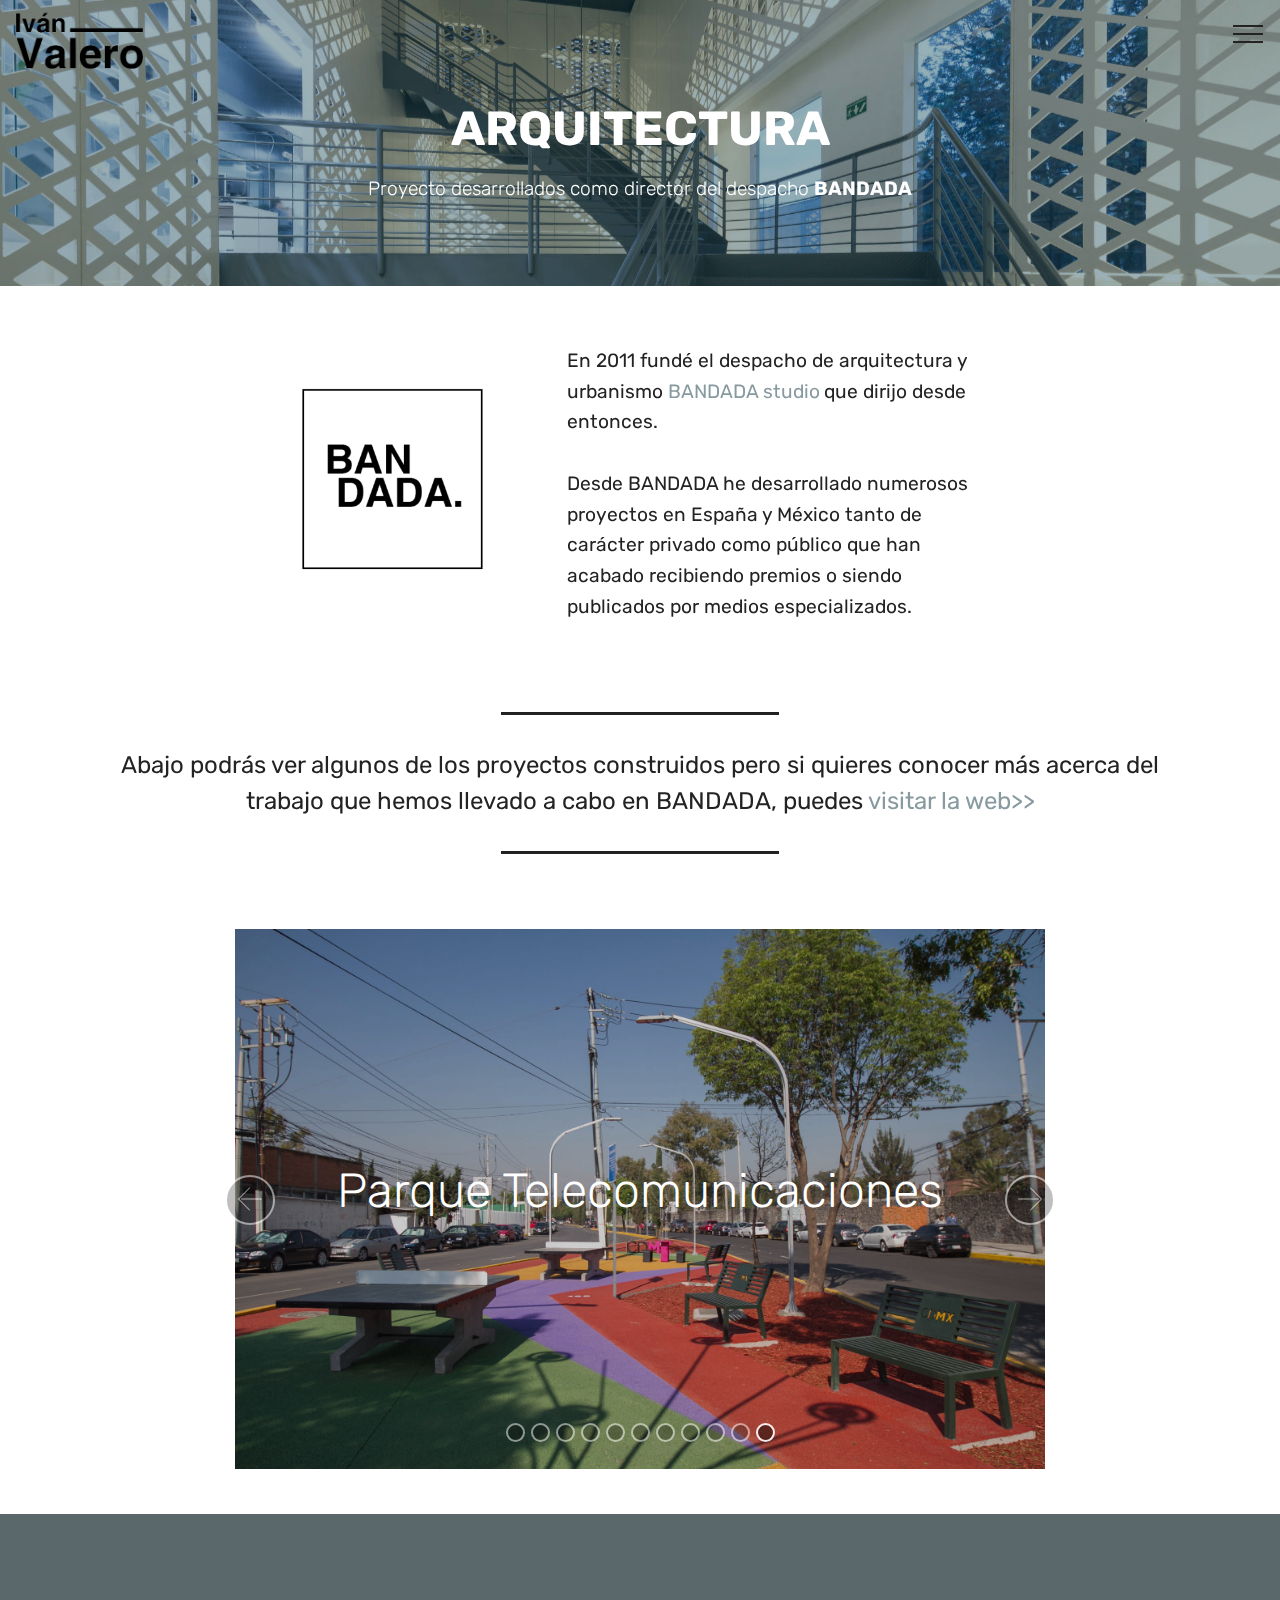
<file: ivanvaleroarquitectura.html>
<!DOCTYPE html>
<html  >
<head>
  <!-- Site made with Mobirise Website Builder v4.10.3, https://mobirise.com -->
  <meta charset="UTF-8">
  <meta http-equiv="X-UA-Compatible" content="IE=edge">
  <meta name="generator" content="Mobirise v4.10.3, mobirise.com">
  <meta name="viewport" content="width=device-width, initial-scale=1, minimum-scale=1">
  <link rel="shortcut icon" href="assets/images/ivanvalero-128x128.png" type="image/x-icon">
  <meta name="description" content="Página personal del Arquitecto Iván Valero Fernández. Proyectos de Arquitectura">
  
  <title>Iván Valero - Arquitectura</title>
  <link rel="stylesheet" href="assets/web/assets/mobirise-icons/mobirise-icons.css">
  <link rel="stylesheet" href="assets/tether/tether.min.css">
  <link rel="stylesheet" href="assets/bootstrap/css/bootstrap.min.css">
  <link rel="stylesheet" href="assets/bootstrap/css/bootstrap-grid.min.css">
  <link rel="stylesheet" href="assets/bootstrap/css/bootstrap-reboot.min.css">
  <link rel="stylesheet" href="assets/dropdown/css/style.css">
  <link rel="stylesheet" href="assets/socicon/css/styles.css">
  <link rel="stylesheet" href="assets/animatecss/animate.min.css">
  <link rel="stylesheet" href="assets/theme/css/style.css">
  <link rel="stylesheet" href="assets/mobirise/css/mbr-additional.css" type="text/css">
  
  
  
</head>
<body>
  <section class="menu cid-qYLtaDvEbm" once="menu" id="menu1-b">

    

    <nav class="navbar navbar-expand beta-menu navbar-dropdown align-items-center navbar-fixed-top collapsed bg-color transparent">
        <button class="navbar-toggler navbar-toggler-right" type="button" data-toggle="collapse" data-target="#navbarSupportedContent" aria-controls="navbarSupportedContent" aria-expanded="false" aria-label="Toggle navigation">
            <div class="hamburger">
                <span></span>
                <span></span>
                <span></span>
                <span></span>
            </div>
        </button>
        <div class="menu-logo">
            <div class="navbar-brand">
                <span class="navbar-logo">
                    <a href="index.html">
                         <img src="assets/images/ivanvalerosvgd-274x131.png" alt="Mobirise" title="" style="height: 3.8rem;">
                    </a>
                </span>
                
            </div>
        </div>
        <div class="collapse navbar-collapse" id="navbarSupportedContent">
            <ul class="navbar-nav nav-dropdown nav-right" data-app-modern-menu="true"><li class="nav-item"><a class="nav-link link text-black display-4" href="ivanvalerodibujos.html">
                        
                        Dibujos</a></li>
                <li class="nav-item">
                    <a class="nav-link link text-black display-4" href="ivanvalerotextos.html">Textos</a>
                </li><li class="nav-item"><a class="nav-link link text-black display-4" href="ivanvaleroarquitectura.html">Arquitectura</a></li><li class="nav-item"><a class="nav-link link text-black display-4" href="ivanvalerocontacto.html">/ Iván /</a></li></ul>
            
        </div>
    </nav>
</section>

<section class="engine"><a href="https://mobirise.info/y">free html website templates</a></section><section class="mbr-section content5 cid-qYU1TIjiRx mbr-parallax-background" id="content5-f">

    

    <div class="mbr-overlay" style="opacity: 0.4; background-color: rgb(7, 59, 76);">
    </div>

    <div class="container">
        <div class="media-container-row">
            <div class="title col-12 col-md-8">
                <h2 class="align-center mbr-bold mbr-white pb-3 mbr-fonts-style display-2">
                    ARQUITECTURA</h2>
                <h3 class="mbr-section-subtitle align-center mbr-light mbr-white pb-3 mbr-fonts-style display-7">Proyecto desarrollados como director del despacho <strong>BANDADA</strong></h3>
                
                
            </div>
        </div>
    </div>
</section>

<section class="mbr-section content6 cid-qZSqNN5nls" id="content6-17">
    
     
    
    <div class="container">
        <div class="media-container-row">
            <div class="col-12 col-md-8">
                <div class="media-container-row">
                    <div class="mbr-figure" style="width: 60%;">
                      <img src="assets/images/bdda-1-436x436.png" alt="Mobirise" title="">  
                    </div>
                    <div class="media-content">
                        <div class="mbr-section-text">
                            <p class="mbr-text mb-0 mbr-fonts-style display-7">En 2011 fundé el despacho de arquitectura y urbanismo <strong><a href="http://www.bandada-studio.com" target="_blank" class="text-warning">BANDADA studio</a>&nbsp;</strong>que dirijo desde entonces.<br><br>Desde BANDADA he desarrollado numerosos proyectos en España y México tanto de carácter privado como público que han acabado recibiendo premios o siendo publicados por medios especializados. <br></p>
                        </div>
                    </div>
                </div>
            </div>
        </div>
    </div>
</section>

<section class="mbr-section article content9 cid-qZSy1591Go" id="content9-19">
    
     

    <div class="container">
        <div class="inner-container" style="width: 100%;">
            <hr class="line" style="width: 25%;">
            <div class="section-text align-center mbr-fonts-style display-5">
                    Abajo podrás ver algunos de los proyectos construidos pero si quieres conocer más acerca del trabajo que hemos llevado a cabo en BANDADA, puedes <a href="http://www.bandada-studio.com" target="_blank" class="text-warning">visitar la web&gt;&gt;</a></div>
            <hr class="line" style="width: 25%;">
        </div>
        </div>
</section>

<section class="carousel slide cid-qYU1SyStqu" data-interval="false" id="slider2-e">

    
    <div class="container content-slider">
        <div class="content-slider-wrap">
            <div><div class="mbr-slider slide carousel" data-pause="true" data-keyboard="false" data-ride="carousel" data-interval="4000"><ol class="carousel-indicators"><li data-app-prevent-settings="" data-target="#slider2-e" data-slide-to="0"></li><li data-app-prevent-settings="" data-target="#slider2-e" data-slide-to="1"></li><li data-app-prevent-settings="" data-target="#slider2-e" data-slide-to="2"></li><li data-app-prevent-settings="" data-target="#slider2-e" data-slide-to="3"></li><li data-app-prevent-settings="" data-target="#slider2-e" data-slide-to="4"></li><li data-app-prevent-settings="" data-target="#slider2-e" data-slide-to="5"></li><li data-app-prevent-settings="" data-target="#slider2-e" data-slide-to="6"></li><li data-app-prevent-settings="" data-target="#slider2-e" data-slide-to="7"></li><li data-app-prevent-settings="" data-target="#slider2-e" data-slide-to="8"></li><li data-app-prevent-settings="" data-target="#slider2-e" data-slide-to="9"></li><li data-app-prevent-settings="" data-target="#slider2-e" class=" active" data-slide-to="10"></li></ol><div class="carousel-inner" role="listbox"><div class="carousel-item slider-fullscreen-image" data-bg-video-slide="false" style="background-image: url(assets/images/dsc-3132-2000x1335.jpg);"><div class="container container-slide"><div class="image_wrapper"><div class="mbr-overlay" style="background-color: rgb(35, 35, 35);"></div><img src="assets/images/dsc-3132-2000x1335.jpg"><div class="carousel-caption justify-content-center"><div class="col-10 align-center"><h2 class="mbr-fonts-style display-2">Futura CDMX</h2></div></div></div></div></div><div class="carousel-item slider-fullscreen-image" data-bg-video-slide="false" style="background-image: url(assets/images/11800629-901372206611590-1925399580058103661-n-960x705.jpg);"><div class="container container-slide"><div class="image_wrapper"><div class="mbr-overlay" style="background-color: rgb(35, 35, 35);"></div><img src="assets/images/11800629-901372206611590-1925399580058103661-n-960x705.jpg"><div class="carousel-caption justify-content-center"><div class="col-10 align-center"><p class="lead mbr-text mbr-fonts-style display-2">CENDI La Purísima</p></div></div></div></div></div><div class="carousel-item slider-fullscreen-image" data-bg-video-slide="false" style="background-image: url(assets/images/bandada-studio-ivan-valero-1402-42-2000x1335.jpg);"><div class="container container-slide"><div class="image_wrapper"><div class="mbr-overlay" style="opacity: 0.2;"></div><img src="assets/images/bandada-studio-ivan-valero-1402-42-2000x1335.jpg"><div class="carousel-caption justify-content-center"><div class="col-10 align-center"><p class="lead mbr-text mbr-fonts-style display-2">Mercado San Miguel</p></div></div></div></div></div><div class="carousel-item slider-fullscreen-image" data-bg-video-slide="false" style="background-image: url(assets/images/dsc-2693-2000x1335.jpg);"><div class="container container-slide"><div class="image_wrapper"><div class="mbr-overlay" style="background-color: rgb(35, 35, 35);"></div><img src="assets/images/dsc-2693-2000x1335.jpg"><div class="carousel-caption justify-content-center"><div class="col-10 align-center"><p class="lead mbr-text mbr-fonts-style display-2">Teatro Vizcaínas</p></div></div></div></div></div><div class="carousel-item slider-fullscreen-image" data-bg-video-slide="false" style="background-image: url(assets/images/10-2000x1295.jpg);"><div class="container container-slide"><div class="image_wrapper"><div class="mbr-overlay" style="opacity: 0.4; background-color: rgb(35, 35, 35);"></div><img src="assets/images/10-2000x1295.jpg"><div class="carousel-caption justify-content-center"><div class="col-10 align-center"><p class="lead mbr-text mbr-fonts-style display-2">Solaz</p></div></div></div></div></div><div class="carousel-item slider-fullscreen-image" data-bg-video-slide="false" style="background-image: url(assets/images/10-2000x1333.jpg);"><div class="container container-slide"><div class="image_wrapper"><div class="mbr-overlay" style="opacity: 0.3; background-color: rgb(35, 35, 35);"></div><img src="assets/images/10-2000x1333.jpg"><div class="carousel-caption justify-content-center"><div class="col-10 align-center"><p class="lead mbr-text mbr-fonts-style display-2">L´Acadèmia</p></div></div></div></div></div><div class="carousel-item slider-fullscreen-image" data-bg-video-slide="false" style="background-image: url(assets/images/32490014265-b2f07090aa-o-2000x1126.jpg);"><div class="container container-slide"><div class="image_wrapper"><div class="mbr-overlay" style="opacity: 0.2; background-color: rgb(35, 35, 35);"></div><img src="assets/images/32490014265-b2f07090aa-o-2000x1126.jpg"><div class="carousel-caption justify-content-center"><div class="col-10 align-center"><p class="lead mbr-text mbr-fonts-style display-2">Acapulco Beach Club</p></div></div></div></div></div><div class="carousel-item slider-fullscreen-image" data-bg-video-slide="false" style="background-image: url(assets/images/17-2000x1278.jpg);"><div class="container container-slide"><div class="image_wrapper"><img src="assets/images/17-2000x1278.jpg"><div class="carousel-caption justify-content-center"><div class="col-10 align-center"><p class="lead mbr-text mbr-fonts-style display-2">El Ático</p></div></div></div></div></div><div class="carousel-item slider-fullscreen-image" data-bg-video-slide="false" style="background-image: url(assets/images/dsc00068-2000x1500.jpg);"><div class="container container-slide"><div class="image_wrapper"><div class="mbr-overlay" style="opacity: 0.3; background-color: rgb(35, 35, 35);"></div><img src="assets/images/dsc00068-2000x1500.jpg"><div class="carousel-caption justify-content-center"><div class="col-10 align-center"><p class="lead mbr-text mbr-fonts-style display-2">Altamira Terminal</p></div></div></div></div></div><div class="carousel-item slider-fullscreen-image" data-bg-video-slide="false" style="background-image: url(assets/images/99a8778e69ff2cc279bff2e29ff2624f-1600x1067.jpg);"><div class="container container-slide"><div class="image_wrapper"><div class="mbr-overlay" style="opacity: 0.3; background-color: rgb(35, 35, 35);"></div><img src="assets/images/99a8778e69ff2cc279bff2e29ff2624f-1600x1067.jpg"><div class="carousel-caption justify-content-center"><div class="col-10 align-center"><p class="lead mbr-text mbr-fonts-style display-2">Av. Hidalgo</p></div></div></div></div></div><div class="carousel-item slider-fullscreen-image active" data-bg-video-slide="false" style="background-image: url(assets/images/img-5364-2000x1333.jpg);"><div class="container container-slide"><div class="image_wrapper"><div class="mbr-overlay" style="opacity: 0.2; background-color: rgb(35, 35, 35);"></div><img src="assets/images/img-5364-2000x1333.jpg"><div class="carousel-caption justify-content-center"><div class="col-10 align-center"><p class="lead mbr-text mbr-fonts-style display-2">Parque Telecomunicaciones</p></div></div></div></div></div></div><a data-app-prevent-settings="" class="carousel-control carousel-control-prev" role="button" data-slide="prev" href="#slider2-e"><span aria-hidden="true" class="mbri-left mbr-iconfont"></span><span class="sr-only">Previous</span></a><a data-app-prevent-settings="" class="carousel-control carousel-control-next" role="button" data-slide="next" href="#slider2-e"><span aria-hidden="true" class="mbri-right mbr-iconfont"></span><span class="sr-only">Next</span></a></div></div> 
        </div>
    </div>
</section>

<section once="" class="cid-qYU2nvulVF" id="footer7-i">

    

    

    <div class="container">
        <div class="media-container-row align-center mbr-white">
            
            <div class="row social-row">
                <div class="social-list align-right pb-2">
                    
                    
                    
                    
                    
                    
                <div class="soc-item">
                        <a href="https://twitter.com/ivanvalero_?lang=es" target="_blank">
                            <span class="mbr-iconfont mbr-iconfont-social socicon-twitter socicon"></span>
                        </a>
                    </div><div class="soc-item">
                        <a href="https://www.facebook.com/ivanvalero" target="_blank">
                            <span class="mbr-iconfont mbr-iconfont-social socicon-facebook socicon"></span>
                        </a>
                    </div><div class="soc-item">
                        <a href="https://www.youtube.com/user/ivanvalero/videos" target="_blank">
                            <span class="mbr-iconfont mbr-iconfont-social socicon-youtube socicon"></span>
                        </a>
                    </div><div class="soc-item">
                        <a href="https://www.instagram.com/ivan_valero/" target="_blank">
                            <span class="mbr-iconfont mbr-iconfont-social socicon-instagram socicon"></span>
                        </a>
                    </div><div class="soc-item">
                        <a href="https://plus.google.com/+Iv%C3%A1nValeroBandada" target="_blank">
                            <span class="mbr-iconfont mbr-iconfont-social socicon-googleplus socicon"></span>
                        </a>
                    </div><div class="soc-item">
                        <a href="https://www.behance.net/ivanvalero" target="_blank">
                            <span class="mbr-iconfont mbr-iconfont-social socicon-behance socicon"></span>
                        </a>
                    </div></div>
            </div>
            <div class="row row-copirayt">
                <p class="mbr-text mb-0 mbr-fonts-style mbr-white align-center display-4">
                    © 2019 - Iván Valero Fernández</p>
            </div>
        </div>
    </div>
</section>


  <script src="assets/web/assets/jquery/jquery.min.js"></script>
  <script src="assets/popper/popper.min.js"></script>
  <script src="assets/tether/tether.min.js"></script>
  <script src="assets/bootstrap/js/bootstrap.min.js"></script>
  <script src="assets/smoothscroll/smooth-scroll.js"></script>
  <script src="assets/dropdown/js/script.min.js"></script>
  <script src="assets/touchswipe/jquery.touch-swipe.min.js"></script>
  <script src="assets/viewportchecker/jquery.viewportchecker.js"></script>
  <script src="assets/parallax/jarallax.min.js"></script>
  <script src="assets/ytplayer/jquery.mb.ytplayer.min.js"></script>
  <script src="assets/vimeoplayer/jquery.mb.vimeo_player.js"></script>
  <script src="assets/bootstrapcarouselswipe/bootstrap-carousel-swipe.js"></script>
  <script src="assets/theme/js/script.js"></script>
  <script src="assets/slidervideo/script.js"></script>
  
  
 <div id="scrollToTop" class="scrollToTop mbr-arrow-up"><a style="text-align: center;"><i class="mbr-arrow-up-icon mbr-arrow-up-icon-cm cm-icon cm-icon-smallarrow-up"></i></a></div>
    <input name="animation" type="hidden">
  </body>
</html>
</file>
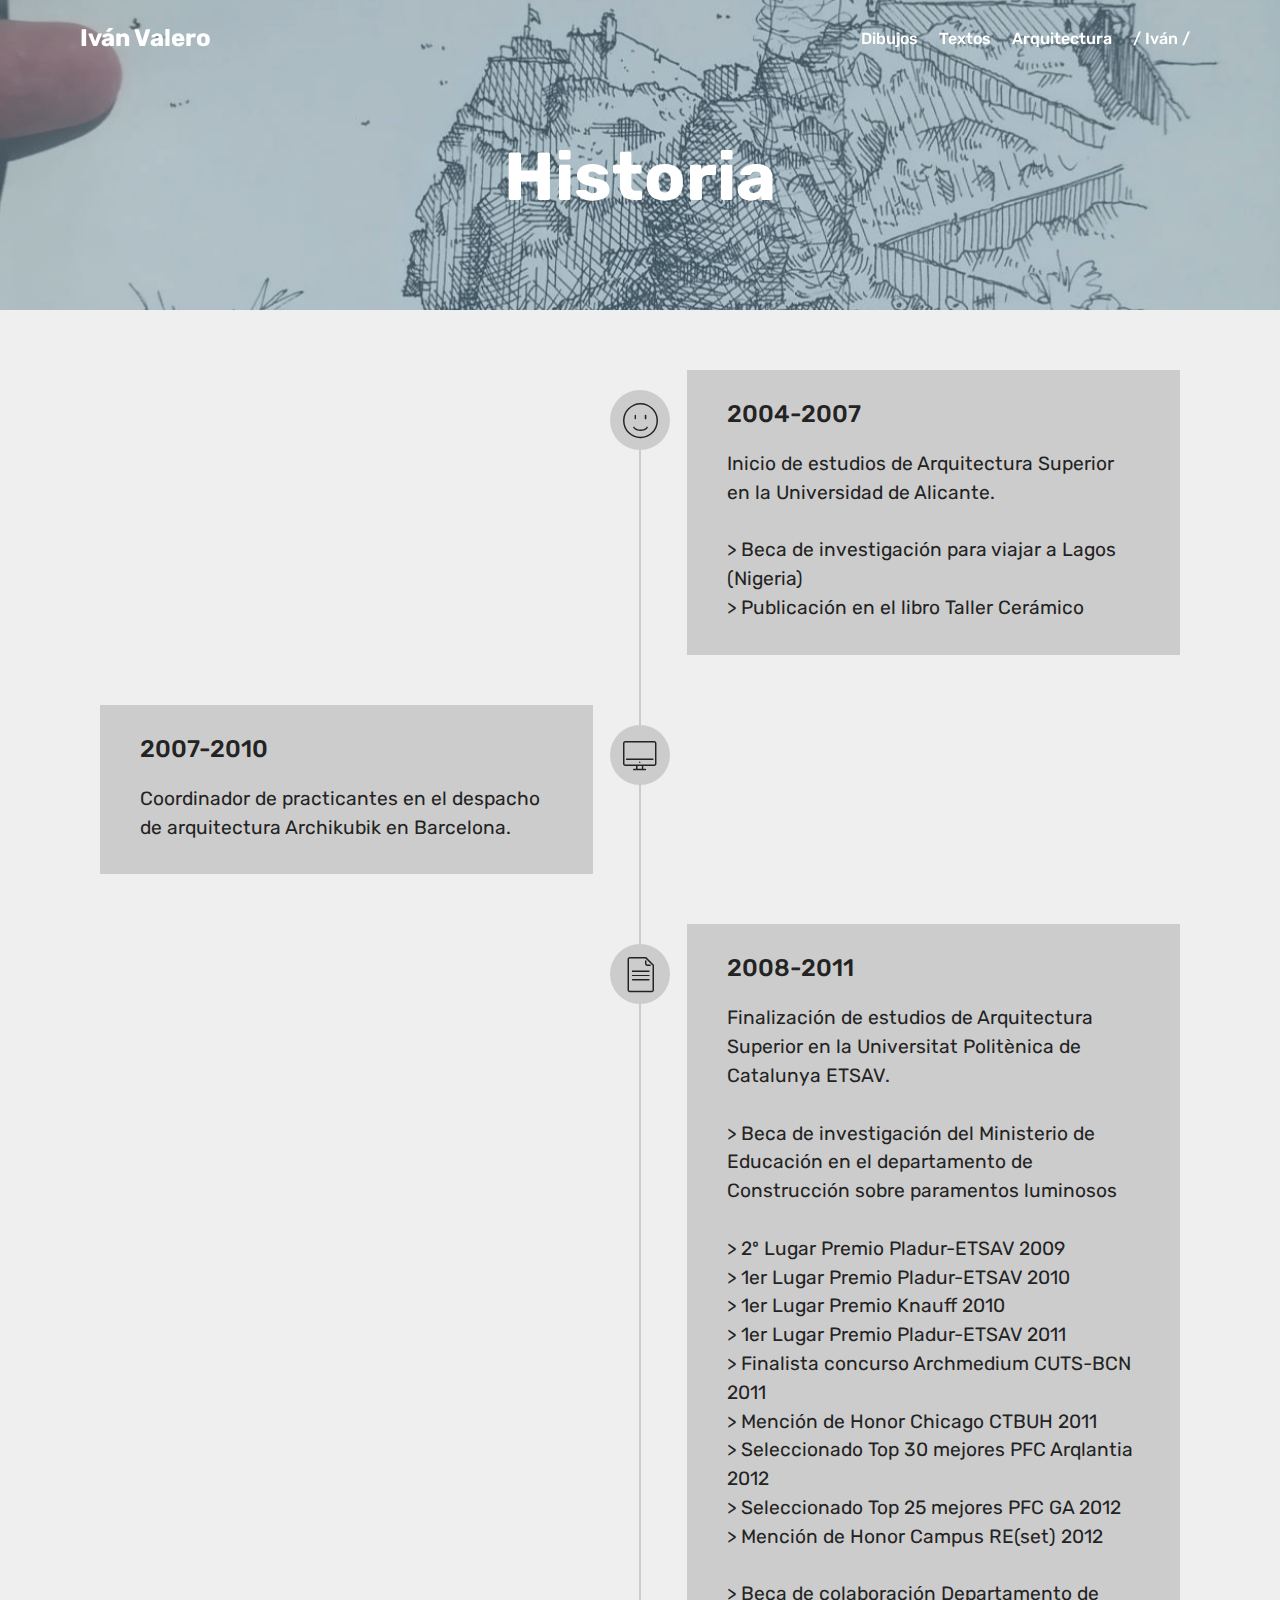
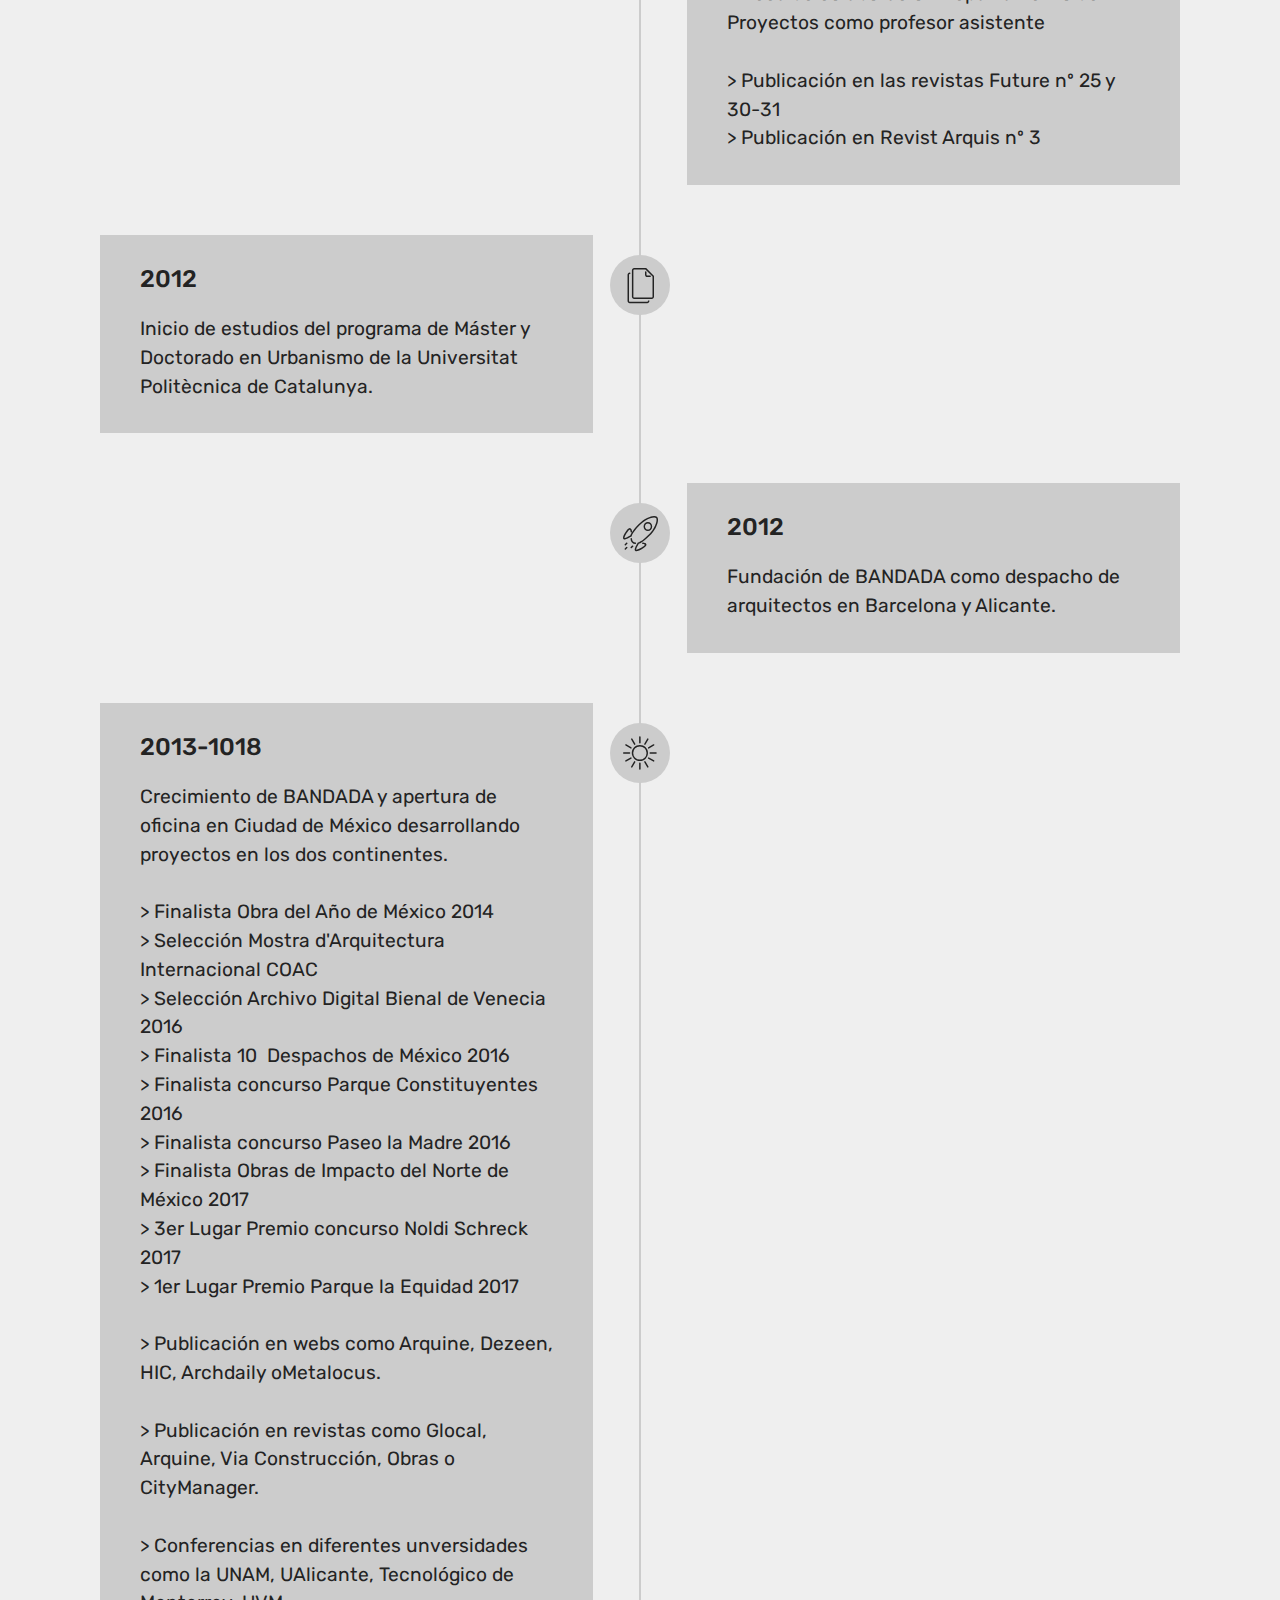
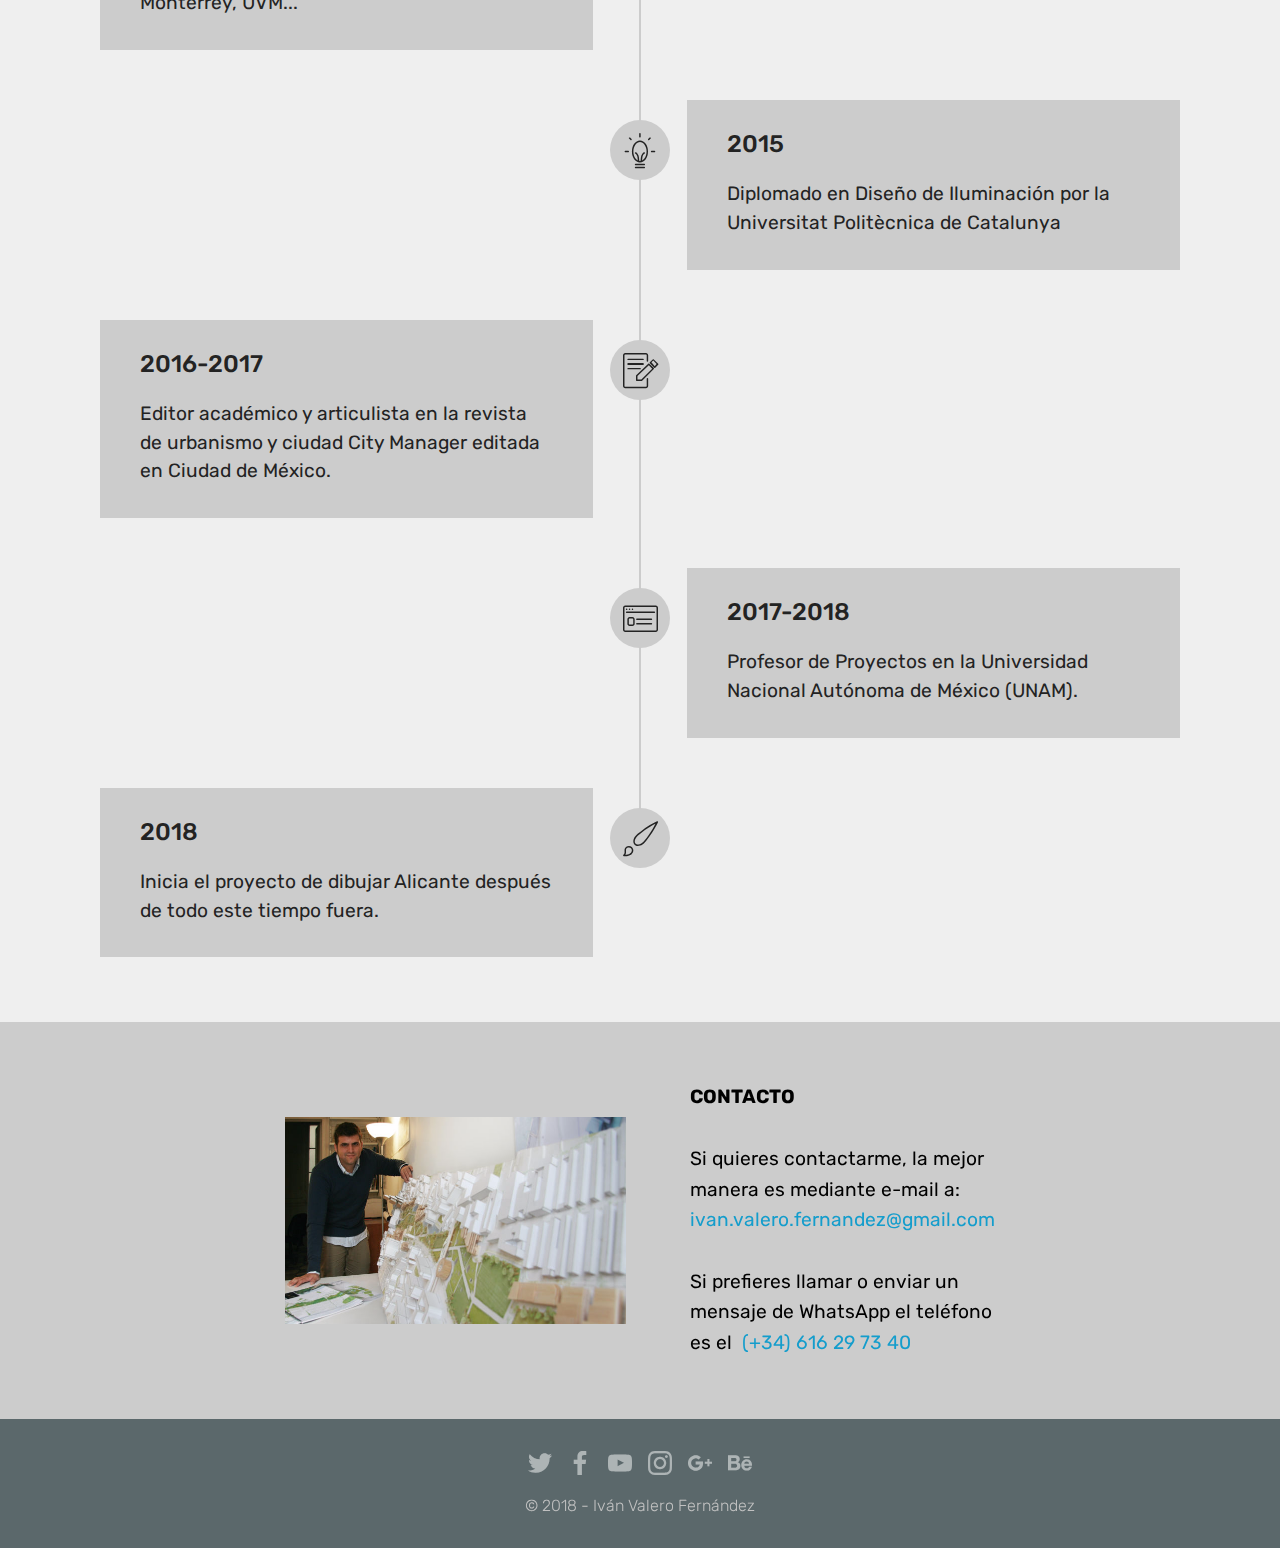
<file: ivanvalerocontacto.html>
<!DOCTYPE html>
<html >
<head>
  <!-- Site made with Mobirise Website Builder v4.7.6, https://mobirise.com -->
  <meta charset="UTF-8">
  <meta http-equiv="X-UA-Compatible" content="IE=edge">
  <meta name="generator" content="Mobirise v4.7.6, mobirise.com">
  <meta name="viewport" content="width=device-width, initial-scale=1, minimum-scale=1">
  <link rel="shortcut icon" href="assets/images/pen-128x128.png" type="image/x-icon">
  <meta name="description" content="Página personal del Arquitecto Iván Valero Fernández. Contact">
  <title>Iván Valero - Contacto</title>
  <link rel="stylesheet" href="assets/web/assets/mobirise-icons/mobirise-icons.css">
  <link rel="stylesheet" href="assets/tether/tether.min.css">
  <link rel="stylesheet" href="assets/bootstrap/css/bootstrap.min.css">
  <link rel="stylesheet" href="assets/bootstrap/css/bootstrap-grid.min.css">
  <link rel="stylesheet" href="assets/bootstrap/css/bootstrap-reboot.min.css">
  <link rel="stylesheet" href="assets/socicon/css/styles.css">
  <link rel="stylesheet" href="assets/dropdown/css/style.css">
  <link rel="stylesheet" href="assets/theme/css/style.css">
  <link rel="stylesheet" href="assets/mobirise/css/mbr-additional.css" type="text/css">
  
  
  
</head>
<body>
  <section class="menu cid-qYLtaDvEbm" once="menu" id="menu1-k">

    

    <nav class="navbar navbar-expand beta-menu navbar-dropdown align-items-center navbar-fixed-top navbar-toggleable-sm bg-color transparent">
        <button class="navbar-toggler navbar-toggler-right" type="button" data-toggle="collapse" data-target="#navbarSupportedContent" aria-controls="navbarSupportedContent" aria-expanded="false" aria-label="Toggle navigation">
            <div class="hamburger">
                <span></span>
                <span></span>
                <span></span>
                <span></span>
            </div>
        </button>
        <div class="menu-logo">
            <div class="navbar-brand">
                
                <span class="navbar-caption-wrap"><a class="navbar-caption text-white display-5" href="index.html">
                        Iván Valero</a></span>
            </div>
        </div>
        <div class="collapse navbar-collapse" id="navbarSupportedContent">
            <ul class="navbar-nav nav-dropdown nav-right" data-app-modern-menu="true"><li class="nav-item"><a class="nav-link link text-white display-4" href="ivanvalerodibujos.html">
                        
                        Dibujos</a></li>
                <li class="nav-item">
                    <a class="nav-link link text-white display-4" href="ivanvalerotextos.html">Textos</a>
                </li><li class="nav-item"><a class="nav-link link text-white display-4" href="ivanvaleroarquitectura.html">Arquitectura</a></li><li class="nav-item"><a class="nav-link link text-white display-4" href="ivanvalerocontacto.html">/ Iván /</a></li></ul>
            
        </div>
    </nav>
</section>

<section class="engine"><a href="https://mobirise.me/f">easy web builder</a></section><section class="mbr-section content5 cid-qYU2OMgBo0 mbr-parallax-background" id="content5-m">

    

    <div class="mbr-overlay" style="opacity: 0.3; background-color: rgb(56, 122, 157);">
    </div>

    <div class="container">
        <div class="media-container-row">
            <div class="title col-12 col-md-8">
                <h2 class="align-center mbr-bold mbr-white pb-3 mbr-fonts-style display-1">
                    <br>Historia</h2>
                
                
                
            </div>
        </div>
    </div>
</section>

<section class="timeline2 cid-qZwFRDwd1j" id="timeline2-13">

    

    

    <div class="container align-center">
        
        

        <div class="container timelines-container" mbri-timelines="">
            <div class="row timeline-element reverse separline">      
                <span class="iconsBackground">
                    <span class="mbr-iconfont mbri-smile-face"></span>
                </span>          
                <div class="col-xs-12 col-md-6 align-left">
                    <div class="timeline-text-content">
                        <h4 class="mbr-timeline-title pb-3 mbr-fonts-style display-5">
                            2004-2007</h4>
                        <p class="mbr-timeline-text mbr-fonts-style display-7">
                            Inicio de estudios de Arquitectura Superior en la Universidad de Alicante.<br><br>&gt; Beca de investigación para viajar a Lagos (Nigeria)<br>&gt; Publicación en el libro Taller Cerámico
                        </p>
                     </div>
                </div>
            </div>

            <div class="row timeline-element  separline">
                <span class="iconsBackground">
                    <span class="mbr-iconfont mbri-desktop"></span>
                </span>
                <div class="col-xs-12 col-md-6 align-left ">
                    <div class="timeline-text-content">
                        <h4 class="mbr-timeline-title pb-3 mbr-fonts-style display-5">
                            2007-2010</h4>
                        <p class="mbr-timeline-text mbr-fonts-style display-7">Coordinador de practicantes en el despacho de arquitectura Archikubik en Barcelona.</p>
                    </div>
                </div>
            </div> 

            <div class="row timeline-element reverse separline">
                <span class="iconsBackground">
                    <span class="mbr-iconfont mbri-file"></span>
                </span>
                <div class="col-xs-12 col-md-6 align-left">
                    <div class="timeline-text-content">
                        <h4 class="mbr-timeline-title pb-3 mbr-fonts-style display-5">
                            2008-2011</h4>      
                        <p class="mbr-timeline-text mbr-fonts-style display-7">Finalización de estudios de Arquitectura Superior en la Universitat Politènica de Catalunya ETSAV.
<br>
<br>&gt; Beca de investigación del Ministerio de Educación en el departamento de Construcción sobre paramentos luminosos
<br>
<br>&gt; 2º Lugar Premio Pladur-ETSAV 2009
<br>&gt; 1er Lugar Premio Pladur-ETSAV 2010
<br>&gt; 1er Lugar Premio Knauff 2010
<br>&gt; 1er Lugar Premio Pladur-ETSAV 2011
<br>&gt; Finalista concurso Archmedium CUTS-BCN 2011
<br>&gt; Mención de Honor Chicago CTBUH 2011
<br>&gt; Seleccionado Top 30 mejores PFC Arqlantia 2012
<br>&gt; Seleccionado Top 25 mejores PFC GA 2012
<br>&gt; Mención de Honor Campus RE(set) 2012
<br>
<br>&gt; Beca de colaboración Departamento de Proyectos como profesor asistente 
<br>
<br>&gt; Publicación en las revistas Future nº 25 y 30-31
<br>&gt; Publicación en Revist Arquis nº 3</p>
                    </div>
                </div>
            </div>

            <div class="row timeline-element  separline">
                <span class="iconsBackground">
                    <span class="mbr-iconfont mbri-pages"></span>
                </span>
                <div class="col-xs-12 col-md-6 align-left ">
                    <div class="timeline-text-content">
                        <h4 class="mbr-timeline-title pb-3 mbr-fonts-style display-5">
                            2012
                        </h4>
                        <p class="mbr-timeline-text mbr-fonts-style display-7">
                            Inicio de estudios del programa de Máster y Doctorado en Urbanismo de la Universitat Politècnica de Catalunya.
                        </p>
                    </div>
                </div>
            </div>

            <div class="row timeline-element reverse separline">
                <span class="iconsBackground">
                    <span class="mbr-iconfont mbri-rocket"></span>
                </span>
                <div class="col-xs-12 col-md-6 align-left">
                    <div class="timeline-text-content">
                        <h4 class="mbr-timeline-title pb-3 mbr-fonts-style display-5">
                            2012</h4>
                        <p class="mbr-timeline-text mbr-fonts-style display-7">
                            Fundación de BANDADA como despacho de arquitectos en Barcelona y Alicante.
                        </p>
                    </div>
                </div>
            </div>

            <div class="row timeline-element separline">
                <span class="iconsBackground">
                    <span class="mbr-iconfont mbri-sun2"></span>
                </span>
                <div class="col-xs-12 col-md-6 align-left ">
                    <div class="timeline-text-content">
                        <h4 class="mbr-timeline-title pb-3 mbr-fonts-style display-5">
                            2013-1018</h4>
                        <p class="mbr-timeline-text mbr-fonts-style display-7">Crecimiento de BANDADA y apertura de oficina en Ciudad de México desarrollando proyectos en los dos continentes.<br><br>&gt; Finalista Obra del Año de México 2014<br>&gt; Selección Mostra d'Arquitectura Internacional COAC<br>&gt; Selección Archivo Digital Bienal de Venecia 2016<br>&gt; Finalista 10 &nbsp;Despachos de México 2016<br>&gt; Finalista concurso Parque Constituyentes 2016<br>&gt; Finalista concurso Paseo la Madre 2016<br>&gt; Finalista Obras de Impacto del Norte de México 2017<br>&gt; 3er Lugar Premio concurso Noldi Schreck 2017<br>&gt; 1er Lugar Premio Parque la Equidad 2017<br><br>&gt; Publicación en webs como Arquine, Dezeen, HIC, Archdaily oMetalocus.<br><br>&gt; Publicación en revistas como Glocal, Arquine, Via Construcción, Obras o CityManager.<br><br>&gt; Conferencias en diferentes unversidades como la UNAM, UAlicante, Tecnológico de Monterrey, UVM... 
                        </p>
                    </div>
                </div>
            </div>

            <div class="row timeline-element reverse separline">
                <span class="iconsBackground">
                    <span class="mbr-iconfont mbri-idea"></span>
                </span>
                <div class="col-xs-12 col-md-6 align-left">
                    <div class="timeline-text-content">
                        <h4 class="mbr-timeline-title pb-3 mbr-fonts-style display-5">
                            2015</h4>
                        <p class="mbr-timeline-text mbr-fonts-style display-7">Diplomado en Diseño de Iluminación por la Universitat Politècnica de Catalunya</p>
                    </div>
                </div>
            </div>

            <div class="row timeline-element separline">
                <span class="iconsBackground">
                    <span class="mbr-iconfont mbri-edit"></span>
                </span>
                <div class="col-xs-12 col-md-6 align-left ">
                    <div class="timeline-text-content">
                        <h4 class="mbr-timeline-title pb-3 mbr-fonts-style display-5">
                            2016-2017</h4>
                        <p class="mbr-timeline-text mbr-fonts-style display-7">
                            Editor académico y articulista en la revista de urbanismo y ciudad City Manager editada en Ciudad de México.
                        </p>
                    </div>
                </div>
            </div>

            <div class="row timeline-element reverse separline">
                <span class="iconsBackground">
                    <span class="mbr-iconfont mbri-sites"></span>
                </span>
                <div class="col-xs-12 col-md-6 align-left">
                    <div class="timeline-text-content">
                        <h4 class="mbr-timeline-title pb-3 mbr-fonts-style display-5">
                            2017-2018</h4>
                        <p class="mbr-timeline-text mbr-fonts-style display-7">
                            Profesor de Proyectos en la Universidad Nacional Autónoma de México (UNAM).
                        </p>
                    </div>
                </div>
            </div>

            <div class="row timeline-element">
                <span class="iconsBackground">
                    <span class="mbr-iconfont mbri-change-style"></span>
                </span>
                <div class="col-xs-12 col-md-6 align-left ">
                    <div class="timeline-text-content">
                        <h4 class="mbr-timeline-title pb-3 mbr-fonts-style display-5">
                            2018</h4> 
                        <p class="mbr-timeline-text mbr-fonts-style display-7">
                            Inicia el proyecto de dibujar Alicante después de todo este tiempo fuera.
                        </p>
                    </div>
                </div>
            </div>

            

            
        </div>
    </div>
</section>

<section class="mbr-section content6 cid-qZwYa2Y5s5" id="content6-15">
    
     
    
    <div class="container">
        <div class="media-container-row">
            <div class="col-12 col-md-8">
                <div class="media-container-row">
                    <div class="mbr-figure" style="width: 155%;">
                      <img src="assets/images/foto-personal-ivn-valero-director-bandada-studio-680x490.jpg" alt="Mobirise" title="">  
                    </div>
                    <div class="media-content">
                        <div class="mbr-section-text">
                            <p class="mbr-text mb-0 mbr-fonts-style display-7">
                               <strong>CONTACTO</strong><br><strong><br></strong>Si quieres contactarme, la mejor manera es mediante e-mail a:<br><a href="mailto:ivan.valero.fernandez@gmail.com">ivan.valero.fernandez@gmail.com</a><br><br>Si prefieres llamar o enviar un mensaje de WhatsApp el teléfono es el &nbsp;<a href="tel:+34616297340">(+34) 616 29 73 40</a></p>
                        </div>
                    </div>
                </div>
            </div>
        </div>
    </div>
</section>

<section once="" class="cid-qYU2pNoYbT" id="footer7-l">

    

    

    <div class="container">
        <div class="media-container-row align-center mbr-white">
            
            <div class="row social-row">
                <div class="social-list align-right pb-2">
                    
                    
                    
                    
                    
                    
                <div class="soc-item">
                        <a href="https://twitter.com/ivanvalero_?lang=es" target="_blank">
                            <span class="mbr-iconfont mbr-iconfont-social socicon-twitter socicon"></span>
                        </a>
                    </div><div class="soc-item">
                        <a href="https://www.facebook.com/ivanvalero" target="_blank">
                            <span class="mbr-iconfont mbr-iconfont-social socicon-facebook socicon"></span>
                        </a>
                    </div><div class="soc-item">
                        <a href="https://www.youtube.com/user/ivanvalero/videos" target="_blank">
                            <span class="mbr-iconfont mbr-iconfont-social socicon-youtube socicon"></span>
                        </a>
                    </div><div class="soc-item">
                        <a href="https://www.instagram.com/ivan_valero/" target="_blank">
                            <span class="mbr-iconfont mbr-iconfont-social socicon-instagram socicon"></span>
                        </a>
                    </div><div class="soc-item">
                        <a href="https://plus.google.com/+Iv%C3%A1nValeroBandada" target="_blank">
                            <span class="mbr-iconfont mbr-iconfont-social socicon-googleplus socicon"></span>
                        </a>
                    </div><div class="soc-item">
                        <a href="https://www.behance.net/ivanvalero" target="_blank">
                            <span class="mbr-iconfont mbr-iconfont-social socicon-behance socicon"></span>
                        </a>
                    </div></div>
            </div>
            <div class="row row-copirayt">
                <p class="mbr-text mb-0 mbr-fonts-style mbr-white align-center display-4">
                    © 2018 - Iván Valero Fernández</p>
            </div>
        </div>
    </div>
</section>


  <script src="assets/web/assets/jquery/jquery.min.js"></script>
  <script src="assets/popper/popper.min.js"></script>
  <script src="assets/tether/tether.min.js"></script>
  <script src="assets/bootstrap/js/bootstrap.min.js"></script>
  <script src="assets/parallax/jarallax.min.js"></script>
  <script src="assets/dropdown/js/script.min.js"></script>
  <script src="assets/touchswipe/jquery.touch-swipe.min.js"></script>
  <script src="assets/smoothscroll/smooth-scroll.js"></script>
  <script src="assets/theme/js/script.js"></script>
  
  
</body>
</html>
</file>
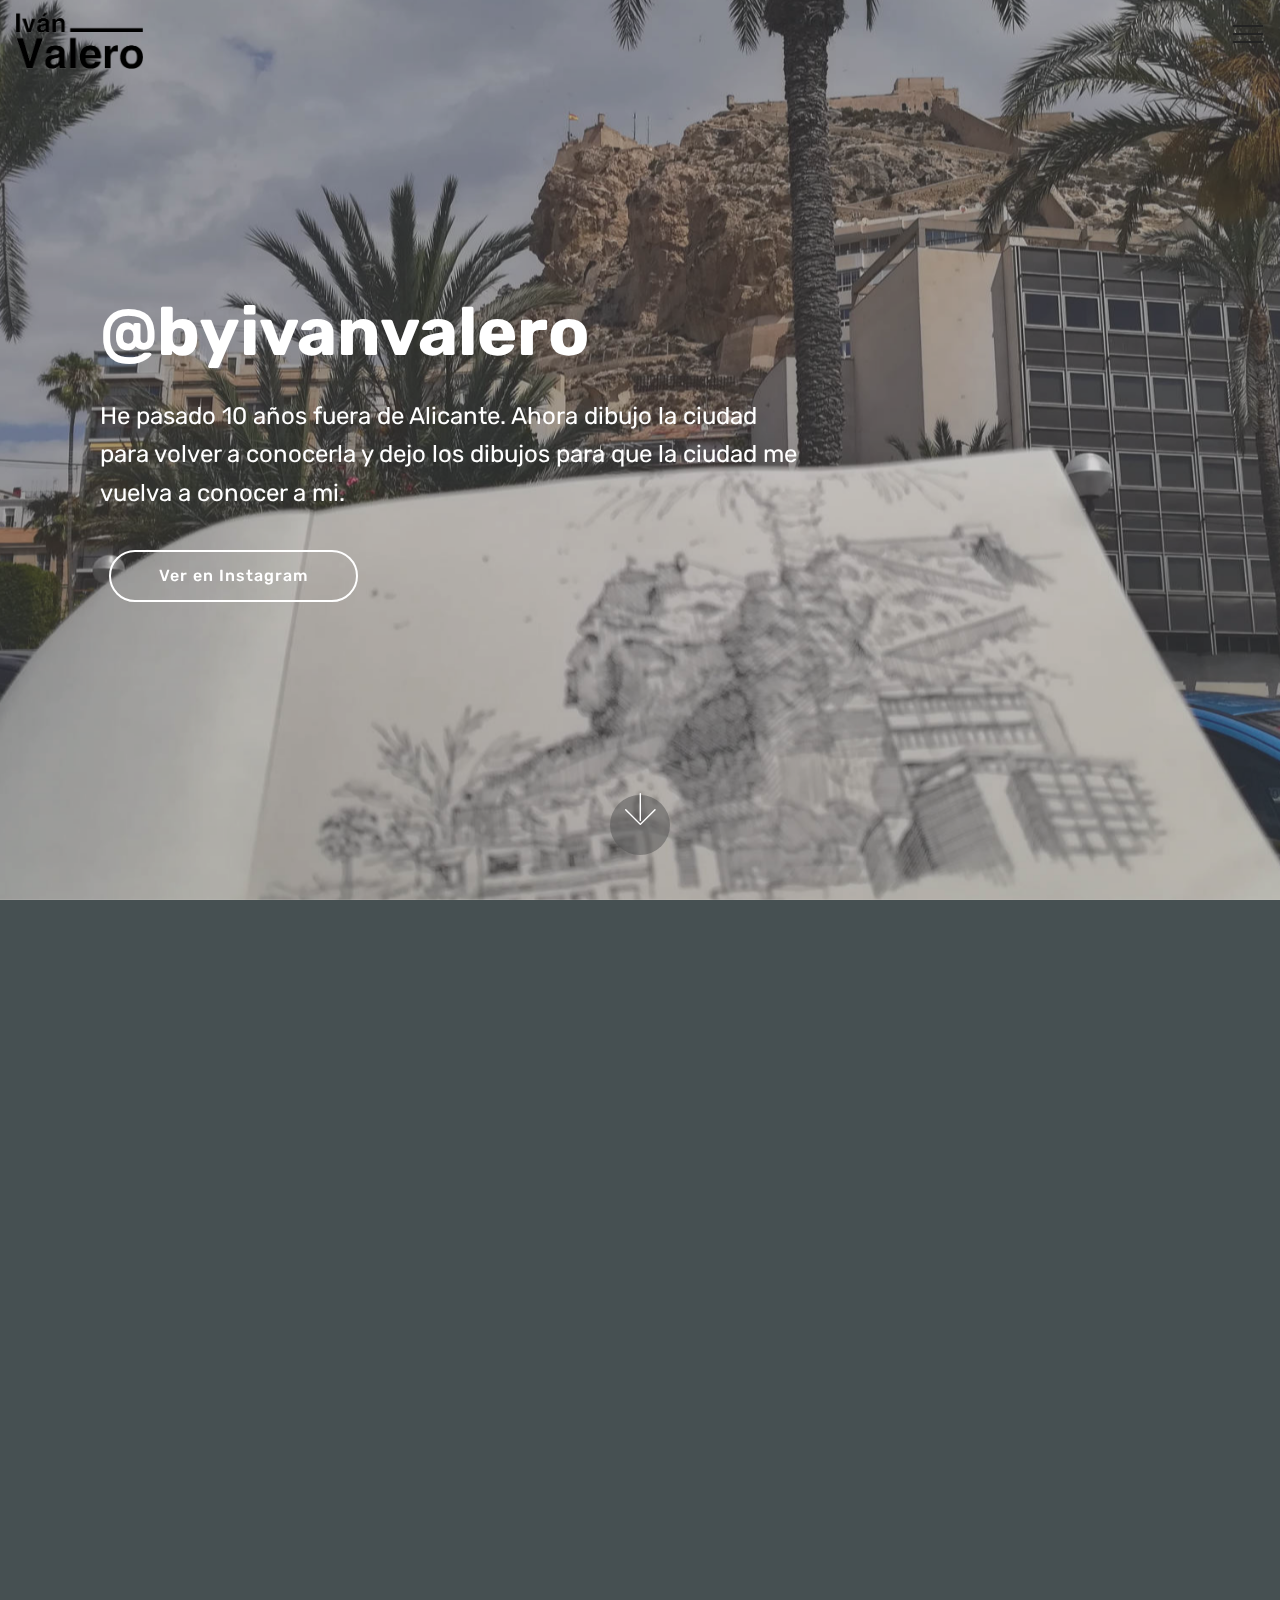
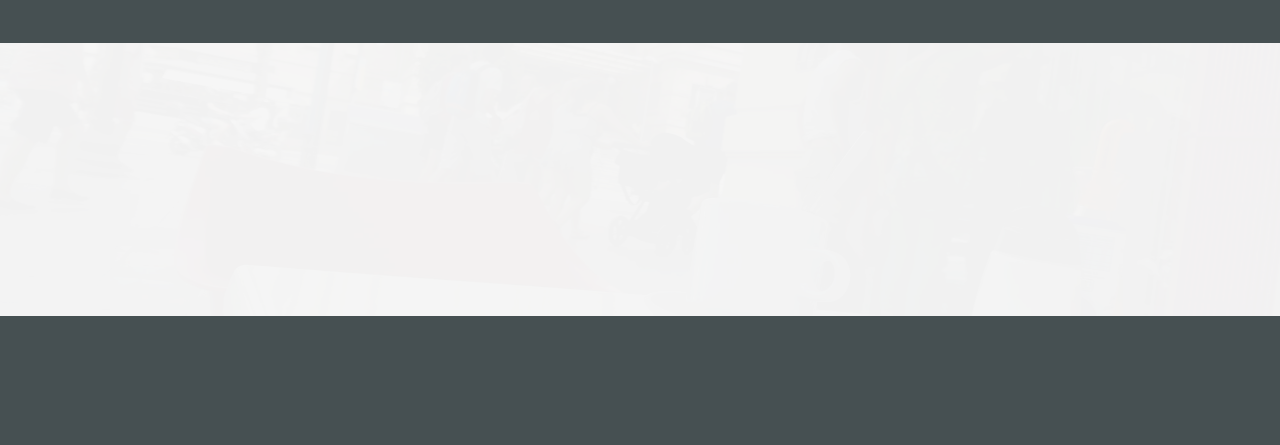
<file: ivanvalerodibujos.html>
<!DOCTYPE html>
<html  >
<head>
  <!-- Site made with Mobirise Website Builder v4.10.3, https://mobirise.com -->
  <meta charset="UTF-8">
  <meta http-equiv="X-UA-Compatible" content="IE=edge">
  <meta name="generator" content="Mobirise v4.10.3, mobirise.com">
  <meta name="viewport" content="width=device-width, initial-scale=1, minimum-scale=1">
  <link rel="shortcut icon" href="assets/images/ivanvalero-128x128.png" type="image/x-icon">
  <meta name="description" content="Dibujos de Alicante @byivanvalero">
  
  <title>Iván Valero - Dibujos</title>
  <link rel="stylesheet" href="assets/web/assets/mobirise-icons/mobirise-icons.css">
  <link rel="stylesheet" href="assets/tether/tether.min.css">
  <link rel="stylesheet" href="assets/bootstrap/css/bootstrap.min.css">
  <link rel="stylesheet" href="assets/bootstrap/css/bootstrap-grid.min.css">
  <link rel="stylesheet" href="assets/bootstrap/css/bootstrap-reboot.min.css">
  <link rel="stylesheet" href="assets/dropdown/css/style.css">
  <link rel="stylesheet" href="assets/socicon/css/styles.css">
  <link rel="stylesheet" href="assets/animatecss/animate.min.css">
  <link rel="stylesheet" href="assets/style.css">
  <link rel="stylesheet" href="assets/slick.css">
  <link rel="stylesheet" href="assets/theme/css/style.css">
  <link rel="stylesheet" href="assets/mobirise/css/mbr-additional.css" type="text/css">
  
  
  
</head>
<body>
  <section class="menu cid-qYLtaDvEbm" once="menu" id="menu1-3">

    

    <nav class="navbar navbar-expand beta-menu navbar-dropdown align-items-center navbar-fixed-top collapsed bg-color transparent">
        <button class="navbar-toggler navbar-toggler-right" type="button" data-toggle="collapse" data-target="#navbarSupportedContent" aria-controls="navbarSupportedContent" aria-expanded="false" aria-label="Toggle navigation">
            <div class="hamburger">
                <span></span>
                <span></span>
                <span></span>
                <span></span>
            </div>
        </button>
        <div class="menu-logo">
            <div class="navbar-brand">
                <span class="navbar-logo">
                    <a href="index.html">
                         <img src="assets/images/ivanvalerosvgd-274x131.png" alt="Mobirise" title="" style="height: 3.8rem;">
                    </a>
                </span>
                
            </div>
        </div>
        <div class="collapse navbar-collapse" id="navbarSupportedContent">
            <ul class="navbar-nav nav-dropdown nav-right" data-app-modern-menu="true"><li class="nav-item"><a class="nav-link link text-black display-4" href="ivanvalerodibujos.html">
                        
                        Dibujos</a></li>
                <li class="nav-item">
                    <a class="nav-link link text-black display-4" href="ivanvalerotextos.html">Textos</a>
                </li><li class="nav-item"><a class="nav-link link text-black display-4" href="ivanvaleroarquitectura.html">Arquitectura</a></li><li class="nav-item"><a class="nav-link link text-black display-4" href="ivanvalerocontacto.html">/ Iván /</a></li></ul>
            
        </div>
    </nav>
</section>

<section class="engine"><a href="https://mobirise.info/a">online web builder</a></section><section class="header9 cid-qYLOejEac7 mbr-fullscreen mbr-parallax-background" id="header9-6">

    

    <div class="mbr-overlay" style="opacity: 0.3; background-color: rgb(118, 118, 118);">
    </div>

    <div class="container">
        <div class="media-container-column mbr-white col-md-8">
            <h1 class="mbr-section-title align-left mbr-bold pb-3 mbr-fonts-style display-1">
                @byivanvalero</h1>
            
            <p class="mbr-text align-left pb-3 mbr-fonts-style display-5">
                He pasado 10 años fuera de Alicante. Ahora dibujo la ciudad para volver a conocerla y dejo los dibujos para que la ciudad me vuelva a conocer a mi.</p>
            <div class="mbr-section-btn align-left"><a class="btn btn-md btn-white-outline display-4" href="https://www.instagram.com/byivanvalero/" target="_blank">Ver en Instagram</a></div>
        </div>
    </div>

    <div class="mbr-arrow hidden-sm-down" aria-hidden="true">
        <a href="#next">
            <i class="mbri-down mbr-iconfont"></i>
        </a>
    </div>
</section>

<section class="testimonials2 cid-qYTYmvOaFi" id="testimonials2-d">

    

    

    <div class="container">
        <div class="media-container-row">
            <div class="mbr-figure pr-lg-5" style="width: 155%;">
              <img src="assets/images/2018-04-23-14.08.39-1162x656.jpg" alt="" title="">
            </div>
            <div class="media-content px-3 align-self-center mbr-white py-2">
                    <p class="mbr-text testimonial-text mbr-fonts-style display-7"><br>Cada día me muevo por Alicante y cuando encuentro algo que me llama la atención especialmente me siento cerca y lo dibujo. <br><br>Cuando termino, busco una zona visible y dejo el dibujo pegado para que quien lo quiera, se lo pueda llevar.&nbsp;<br><br>En la cuenta de instagram de<strong> <a href="https://www.instagram.com/byivanvalero/" target="_blank" class="text-warning">@byivanvalero</a></strong> cuelgo una foto del dibujo y de dónde lo he dejado. Si quieres conseguir uno, sigue la cuenta y activa las notificaciones de nuevo post para enterarte antes que nadie dónde está el siguiente dibujo.<br></p>
                    <p class="mbr-author-name pt-4 mb-2 mbr-fonts-style display-7"></p>
                    <p class="mbr-author-desc mbr-fonts-style display-7"></p>
            </div>
        </div>
    </div>
</section>

<section class="mbr-instagram-feed" data-rows="3" data-per-row-slider="" data-spacing="13" data-full-width="" data-token="7562063561.727bfe1.fbae07e4562b4327b785f2c0090a740b" data-per-row-grid="4" id="instagram-feed-block-7" data-rv-view="166" style="background-image: url(assets/images/2018-07-18-11.29.58-2000x1129.jpg); padding-top: 80px; padding-bottom: 40px;">
    <div class="mbr-overlay" style="opacity: 0.9; background-color: rgb(204, 204, 204);">
    </div>
    <div class="container container_toggle">
        <div class="row">
            <div class="col">
                <div class="inst">
                    <h1 class="inst__title align-center mbr-fonts-style display-2"><font color="#ffffff"><strong>Los Posts</strong></font></h1>
                    <div class="inst__content"></div>
                    <div class="inst__more mbr-section-btn align-center" buttons="0"><a class="btn btn-md display-4 btn-black-outline" href="#" data-max-id="1893124495762279415_7562063561">Ver más</a></div>
                </div>
            </div>
        </div>
    </div>
</section>

<section once="" class="cid-qYU5GbTVfW" id="footer7-s">

    

    

    <div class="container">
        <div class="media-container-row align-center mbr-white">
            
            <div class="row social-row">
                <div class="social-list align-right pb-2">
                    
                    
                    
                    
                    
                    
                <div class="soc-item">
                        <a href="https://twitter.com/ivanvalero_?lang=es" target="_blank">
                            <span class="mbr-iconfont mbr-iconfont-social socicon-twitter socicon"></span>
                        </a>
                    </div><div class="soc-item">
                        <a href="https://www.facebook.com/ivanvalero" target="_blank">
                            <span class="mbr-iconfont mbr-iconfont-social socicon-facebook socicon"></span>
                        </a>
                    </div><div class="soc-item">
                        <a href="https://www.youtube.com/user/ivanvalero/videos" target="_blank">
                            <span class="mbr-iconfont mbr-iconfont-social socicon-youtube socicon"></span>
                        </a>
                    </div><div class="soc-item">
                        <a href="https://www.instagram.com/ivan_valero/" target="_blank">
                            <span class="mbr-iconfont mbr-iconfont-social socicon-instagram socicon"></span>
                        </a>
                    </div><div class="soc-item">
                        <a href="https://plus.google.com/+Iv%C3%A1nValeroBandada" target="_blank">
                            <span class="mbr-iconfont mbr-iconfont-social socicon-googleplus socicon"></span>
                        </a>
                    </div><div class="soc-item">
                        <a href="https://www.behance.net/ivanvalero" target="_blank">
                            <span class="mbr-iconfont mbr-iconfont-social socicon-behance socicon"></span>
                        </a>
                    </div></div>
            </div>
            <div class="row row-copirayt">
                <p class="mbr-text mb-0 mbr-fonts-style mbr-white align-center display-4">
                    © 2019 - Iván Valero Fernández</p>
            </div>
        </div>
    </div>
</section>


  <script src="assets/web/assets/jquery/jquery.min.js"></script>
  <script src="assets/popper/popper.min.js"></script>
  <script src="assets/tether/tether.min.js"></script>
  <script src="assets/bootstrap/js/bootstrap.min.js"></script>
  <script src="assets/smoothscroll/smooth-scroll.js"></script>
  <script src="assets/dropdown/js/script.min.js"></script>
  <script src="assets/viewportchecker/jquery.viewportchecker.js"></script>
  <script src="assets/parallax/jarallax.min.js"></script>
  <script src="assets/touchswipe/jquery.touch-swipe.min.js"></script>
  <script src="assets/index.js"></script>
  <script src="assets/slick.min.js"></script>
  <script src="assets/theme/js/script.js"></script>
  
  
 <div id="scrollToTop" class="scrollToTop mbr-arrow-up"><a style="text-align: center;"><i class="mbr-arrow-up-icon mbr-arrow-up-icon-cm cm-icon cm-icon-smallarrow-up"></i></a></div>
    <input name="animation" type="hidden">
  </body>
</html>
</file>
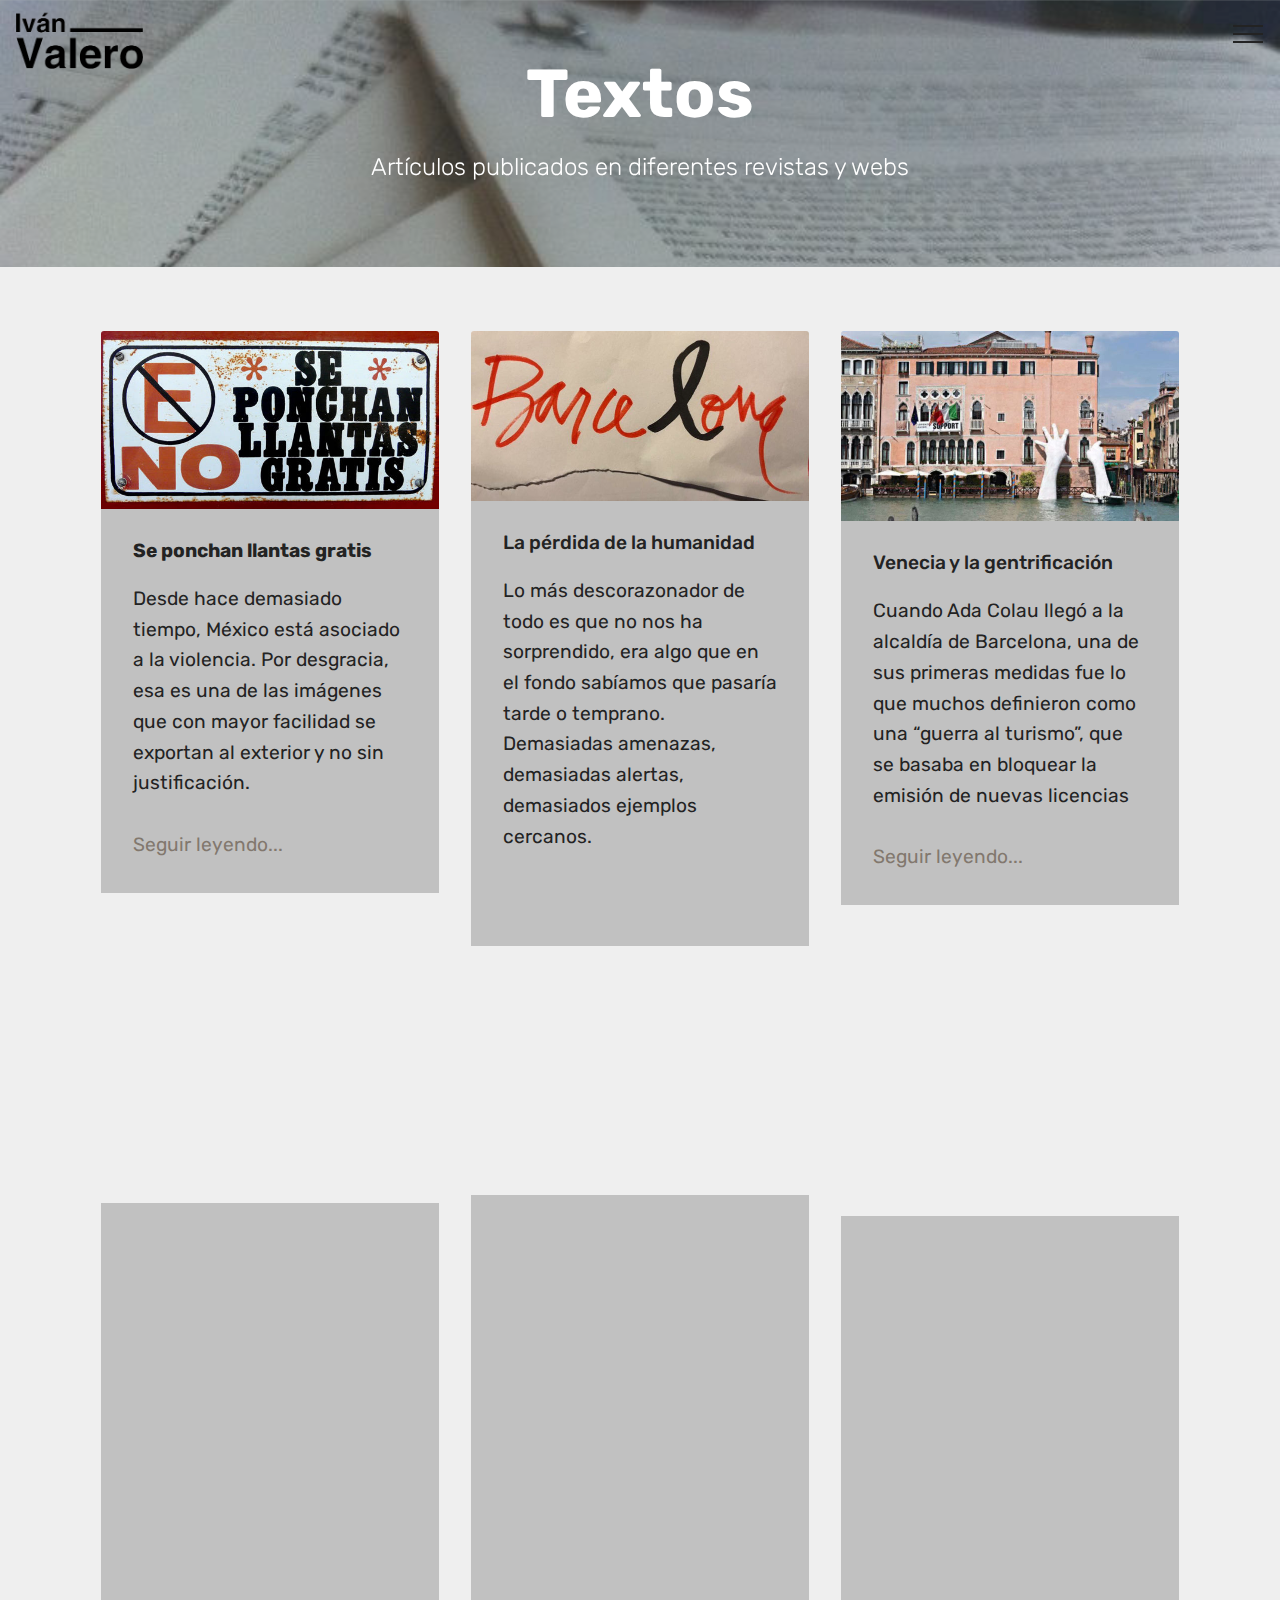
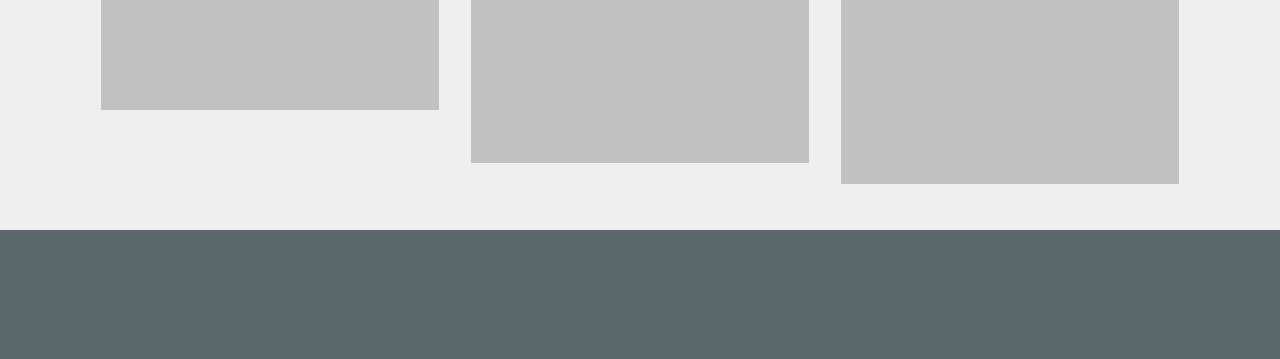
<file: ivanvalerotextos.html>
<!DOCTYPE html>
<html  >
<head>
  <!-- Site made with Mobirise Website Builder v4.10.3, https://mobirise.com -->
  <meta charset="UTF-8">
  <meta http-equiv="X-UA-Compatible" content="IE=edge">
  <meta name="generator" content="Mobirise v4.10.3, mobirise.com">
  <meta name="viewport" content="width=device-width, initial-scale=1, minimum-scale=1">
  <link rel="shortcut icon" href="assets/images/ivanvalero-128x128.png" type="image/x-icon">
  <meta name="description" content="Página personal del Arquitecto Iván Valero Fernández. Textos publicados">
  
  <title>Iván Valero - Textos</title>
  <link rel="stylesheet" href="assets/web/assets/mobirise-icons/mobirise-icons.css">
  <link rel="stylesheet" href="assets/tether/tether.min.css">
  <link rel="stylesheet" href="assets/bootstrap/css/bootstrap.min.css">
  <link rel="stylesheet" href="assets/bootstrap/css/bootstrap-grid.min.css">
  <link rel="stylesheet" href="assets/bootstrap/css/bootstrap-reboot.min.css">
  <link rel="stylesheet" href="assets/dropdown/css/style.css">
  <link rel="stylesheet" href="assets/socicon/css/styles.css">
  <link rel="stylesheet" href="assets/animatecss/animate.min.css">
  <link rel="stylesheet" href="assets/theme/css/style.css">
  <link rel="stylesheet" href="assets/mobirise/css/mbr-additional.css" type="text/css">
  
  
  
</head>
<body>
  <section class="menu cid-qYLtaDvEbm" once="menu" id="menu1-8">

    

    <nav class="navbar navbar-expand beta-menu navbar-dropdown align-items-center navbar-fixed-top collapsed bg-color transparent">
        <button class="navbar-toggler navbar-toggler-right" type="button" data-toggle="collapse" data-target="#navbarSupportedContent" aria-controls="navbarSupportedContent" aria-expanded="false" aria-label="Toggle navigation">
            <div class="hamburger">
                <span></span>
                <span></span>
                <span></span>
                <span></span>
            </div>
        </button>
        <div class="menu-logo">
            <div class="navbar-brand">
                <span class="navbar-logo">
                    <a href="index.html">
                         <img src="assets/images/ivanvalerosvgd-274x131.png" alt="Mobirise" title="" style="height: 3.8rem;">
                    </a>
                </span>
                
            </div>
        </div>
        <div class="collapse navbar-collapse" id="navbarSupportedContent">
            <ul class="navbar-nav nav-dropdown nav-right" data-app-modern-menu="true"><li class="nav-item"><a class="nav-link link text-black display-4" href="ivanvalerodibujos.html">
                        
                        Dibujos</a></li>
                <li class="nav-item">
                    <a class="nav-link link text-black display-4" href="ivanvalerotextos.html">Textos</a>
                </li><li class="nav-item"><a class="nav-link link text-black display-4" href="ivanvaleroarquitectura.html">Arquitectura</a></li><li class="nav-item"><a class="nav-link link text-black display-4" href="ivanvalerocontacto.html">/ Iván /</a></li></ul>
            
        </div>
    </nav>
</section>

<section class="engine"><a href="https://mobirise.info/m">free web design templates</a></section><section class="mbr-section content5 cid-qZx8mCq10g mbr-parallax-background" id="content5-16">

    

    <div class="mbr-overlay" style="opacity: 0.4; background-color: rgb(91, 104, 107);">
    </div>

    <div class="container">
        <div class="media-container-row">
            <div class="title col-12 col-md-8">
                <h2 class="align-center mbr-bold mbr-white pb-3 mbr-fonts-style display-1">
                    Textos</h2>
                <h3 class="mbr-section-subtitle align-center mbr-light mbr-white pb-3 mbr-fonts-style display-5">
                    Artículos publicados en diferentes revistas y webs</h3>
                
                
            </div>
        </div>
    </div>
</section>

<section class="features18 popup-btn-cards cid-qYLVewuyoj" id="features18-a">

    

    
    <div class="container">
        
        
        <div class="media-container-row pt-5 ">
            <div class="card p-3 col-12 col-md-6 col-lg-4">
                <div class="card-wrapper ">
                    <div class="card-img">
                        <div class="mbr-overlay"></div>
                        <div class="mbr-section-btn text-center"><a href="ivanvalerotextoseponchanllantasgratis.html" class="btn btn-white-outline display-4">Leer Artículo</a></div>
                        <img src="assets/images/p1150098-1-567x298.jpg" alt="Mobirise" title="">
                    </div>
                    <div class="card-box">
                        <h4 class="card-title mbr-fonts-style display-7">
                            <strong>Se ponchan llantas gratis</strong></h4>
                        <p class="mbr-text mbr-fonts-style align-left display-7">
                            Desde hace demasiado tiempo, México está asociado a la violencia. Por desgracia, esa es una de las imágenes que con mayor facilidad se exportan al exterior y no sin justificación.<br><br><a href="ivanvalerotextoseponchanllantasgratis.html" class="text-info">Seguir leyendo...</a></p>
                    </div>
                </div>
            </div>
            <div class="card p-3 col-12 col-md-6 col-lg-4">
                <div class="card-wrapper">
                    <div class="card-img">
                        <div class="mbr-overlay"></div>
                        <div class="mbr-section-btn text-center"><a href="page6.html" class="btn btn-white-outline display-4">Leer artículo</a></div>
                        <img src="assets/images/barcelona-frederic-amatt-676x339.jpg" alt="Mobirise" title="">
                    </div>
                    <div class="card-box">
                        <h4 class="card-title mbr-fonts-style display-7">
                            La pérdida de la humanidad</h4>
                        <p class="mbr-text mbr-fonts-style display-7">Lo más descorazonador de todo es que no nos ha sorprendido, era algo que en el fondo sabíamos que pasaría tarde o temprano. Demasiadas amenazas, demasiadas alertas, demasiados ejemplos cercanos.&nbsp;<br><br><a href="page6.html" class="text-info">Seguir leyendo...</a></p>
                    </div>
                </div>
            </div>

            <div class="card p-3 col-12 col-md-6 col-lg-4">
                <div class="card-wrapper">
                    <div class="card-img">
                        <div class="mbr-overlay"></div>
                        <div class="mbr-section-btn text-center"><a href="page7.html" class="btn btn-white-outline display-4">Leer artículo</a></div>
                        <img src="assets/images/scultura-676x380.jpg" alt="Mobirise" title="">
                    </div>
                    <div class="card-box">
                        <h4 class="card-title mbr-fonts-style display-7">
                            Venecia y la gentrificación</h4>
                        <p class="mbr-text mbr-fonts-style display-7">
                            Cuando Ada Colau llegó a la alcaldía de Barcelona, una de sus primeras medidas fue lo que muchos definieron como una “guerra al turismo”, que se basaba en bloquear la emisión de nuevas licencias&nbsp;<br><br><a href="page7.html" class="text-info">Seguir leyendo...</a></p>
                    </div>
                </div>
            </div>

            
        </div>
    </div>
</section>

<section class="features18 popup-btn-cards cid-r1mYKbeAoN" id="features18-1i">

    

    
    <div class="container">
        
        
        <div class="media-container-row pt-5 ">
            <div class="card p-3 col-12 col-md-6 col-lg-4">
                <div class="card-wrapper ">
                    <div class="card-img">
                        <div class="mbr-overlay"></div>
                        <div class="mbr-section-btn text-center"><a href="ivanvalerotextoseponchanllantasgratis.html" class="btn btn-white-outline display-4">Leer Artículo</a></div>
                        <img src="assets/images/p1150098-1-567x298.jpg" alt="Mobirise" title="">
                    </div>
                    <div class="card-box">
                        <h4 class="card-title mbr-fonts-style display-7">
                            <strong>Se ponchan llantas gratis</strong></h4>
                        <p class="mbr-text mbr-fonts-style align-left display-7">
                            Desde hace demasiado tiempo, México está asociado a la violencia. Por desgracia, esa es una de las imágenes que con mayor facilidad se exportan al exterior y no sin justificación. Desde dentro, esa imagen no solo se confirma, si no que se amplía y no es difícil percibir cómo la violencia ha permeado y está presente en la vida cotidiana. <a href="ivanvalerotextoseponchanllantasgratis.html" class="text-info">Seguir leyendo...</a></p>
                    </div>
                </div>
            </div>
            <div class="card p-3 col-12 col-md-6 col-lg-4">
                <div class="card-wrapper">
                    <div class="card-img">
                        <div class="mbr-overlay"></div>
                        <div class="mbr-section-btn text-center"><a href="page6.html" class="btn btn-white-outline display-4">Leer artículo</a></div>
                        <img src="assets/images/barcelona-frederic-amatt-676x339.jpg" alt="Mobirise" title="">
                    </div>
                    <div class="card-box">
                        <h4 class="card-title mbr-fonts-style display-7">
                            La pérdida de la humanidad</h4>
                        <p class="mbr-text mbr-fonts-style display-7">Lo más descorazonador de todo es que no nos ha sorprendido, era algo que en el fondo sabíamos que pasaría tarde o temprano.
<br>
<br>Demasiadas amenazas, demasiadas alertas, demasiados ejemplos cercanos. Y por desgracia, lo más probable es que tarde o temprano vuelva a pasar, en Barcelona o en cualquier otra ciudad similar.<br><a href="page6.html" class="text-info">Seguir leyendo...</a></p>
                    </div>
                </div>
            </div>

            <div class="card p-3 col-12 col-md-6 col-lg-4">
                <div class="card-wrapper">
                    <div class="card-img">
                        <div class="mbr-overlay"></div>
                        <div class="mbr-section-btn text-center"><a href="page7.html" class="btn btn-white-outline display-4">Leer artículo</a></div>
                        <img src="assets/images/scultura-676x380.jpg" alt="Mobirise" title="">
                    </div>
                    <div class="card-box">
                        <h4 class="card-title mbr-fonts-style display-7">
                            Venecia y la gentrificación</h4>
                        <p class="mbr-text mbr-fonts-style display-7">
                            Cuando Ada Colau llegó a la alcaldía de Barcelona, una de sus primeras medidas fue lo que muchos definieron como una “guerra al turismo”, que se basaba en bloquear la emisión de nuevas licencias hoteleras, paralizar las que estaban en tramitación, clausurar decenas de apartamentos turísticos y aumentar la presión sobre webs orientadas a alojar turistas como Airbnb . <br><a href="page7.html" class="text-info">Seguir leyendo...</a></p>
                    </div>
                </div>
            </div>

            
        </div>
    </div>
</section>

<section once="" class="cid-qYU2pNoYbT" id="footer7-j">

    

    

    <div class="container">
        <div class="media-container-row align-center mbr-white">
            
            <div class="row social-row">
                <div class="social-list align-right pb-2">
                    
                    
                    
                    
                    
                    
                <div class="soc-item">
                        <a href="https://twitter.com/ivanvalero_?lang=es" target="_blank">
                            <span class="mbr-iconfont mbr-iconfont-social socicon-twitter socicon"></span>
                        </a>
                    </div><div class="soc-item">
                        <a href="https://www.facebook.com/ivanvalero" target="_blank">
                            <span class="mbr-iconfont mbr-iconfont-social socicon-facebook socicon"></span>
                        </a>
                    </div><div class="soc-item">
                        <a href="https://www.youtube.com/user/ivanvalero/videos" target="_blank">
                            <span class="mbr-iconfont mbr-iconfont-social socicon-youtube socicon"></span>
                        </a>
                    </div><div class="soc-item">
                        <a href="https://www.instagram.com/ivan_valero/" target="_blank">
                            <span class="mbr-iconfont mbr-iconfont-social socicon-instagram socicon"></span>
                        </a>
                    </div><div class="soc-item">
                        <a href="https://plus.google.com/+Iv%C3%A1nValeroBandada" target="_blank">
                            <span class="mbr-iconfont mbr-iconfont-social socicon-googleplus socicon"></span>
                        </a>
                    </div><div class="soc-item">
                        <a href="https://www.behance.net/ivanvalero" target="_blank">
                            <span class="mbr-iconfont mbr-iconfont-social socicon-behance socicon"></span>
                        </a>
                    </div></div>
            </div>
            <div class="row row-copirayt">
                <p class="mbr-text mb-0 mbr-fonts-style mbr-white align-center display-4">
                    © 2019 - Iván Valero Fernández</p>
            </div>
        </div>
    </div>
</section>


  <script src="assets/web/assets/jquery/jquery.min.js"></script>
  <script src="assets/popper/popper.min.js"></script>
  <script src="assets/tether/tether.min.js"></script>
  <script src="assets/bootstrap/js/bootstrap.min.js"></script>
  <script src="assets/smoothscroll/smooth-scroll.js"></script>
  <script src="assets/dropdown/js/script.min.js"></script>
  <script src="assets/viewportchecker/jquery.viewportchecker.js"></script>
  <script src="assets/parallax/jarallax.min.js"></script>
  <script src="assets/mbr-popup-btns/mbr-popup-btns.js"></script>
  <script src="assets/touchswipe/jquery.touch-swipe.min.js"></script>
  <script src="assets/theme/js/script.js"></script>
  
  
 <div id="scrollToTop" class="scrollToTop mbr-arrow-up"><a style="text-align: center;"><i class="mbr-arrow-up-icon mbr-arrow-up-icon-cm cm-icon cm-icon-smallarrow-up"></i></a></div>
    <input name="animation" type="hidden">
  </body>
</html>
</file>
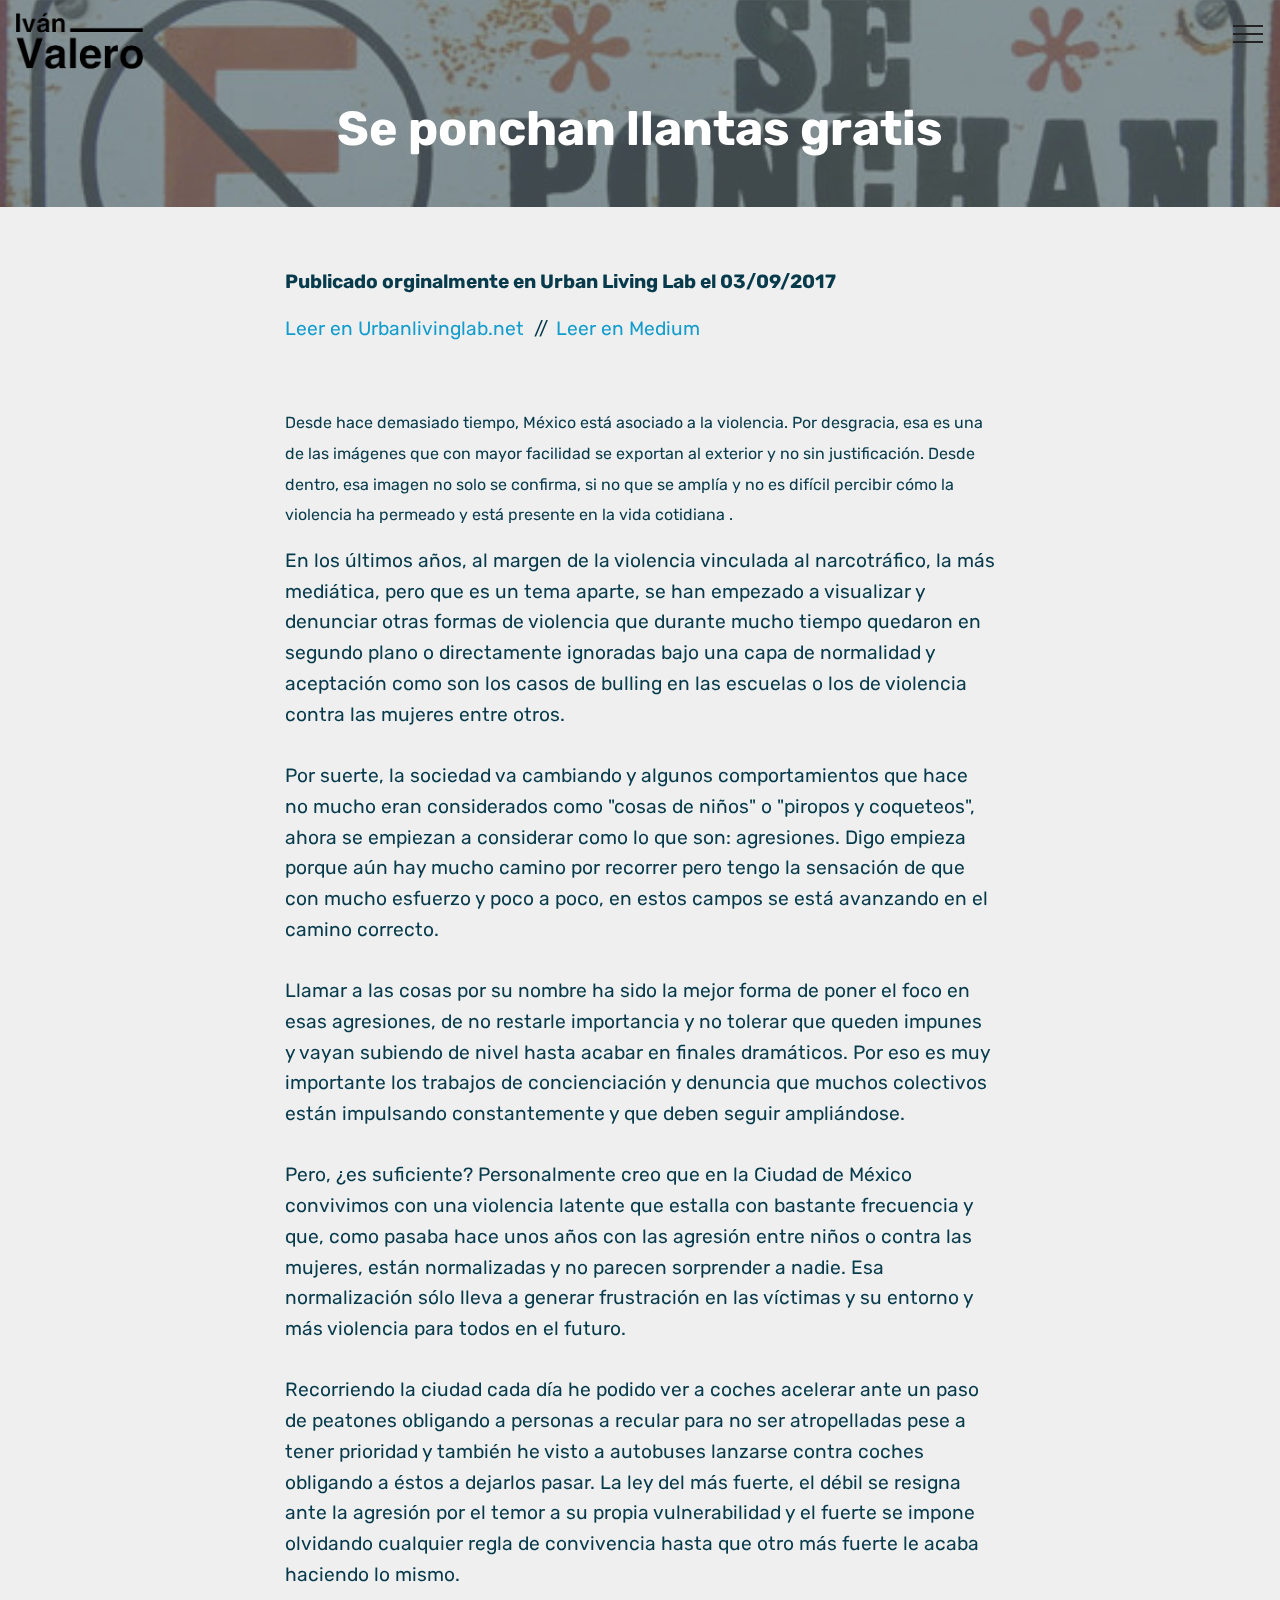
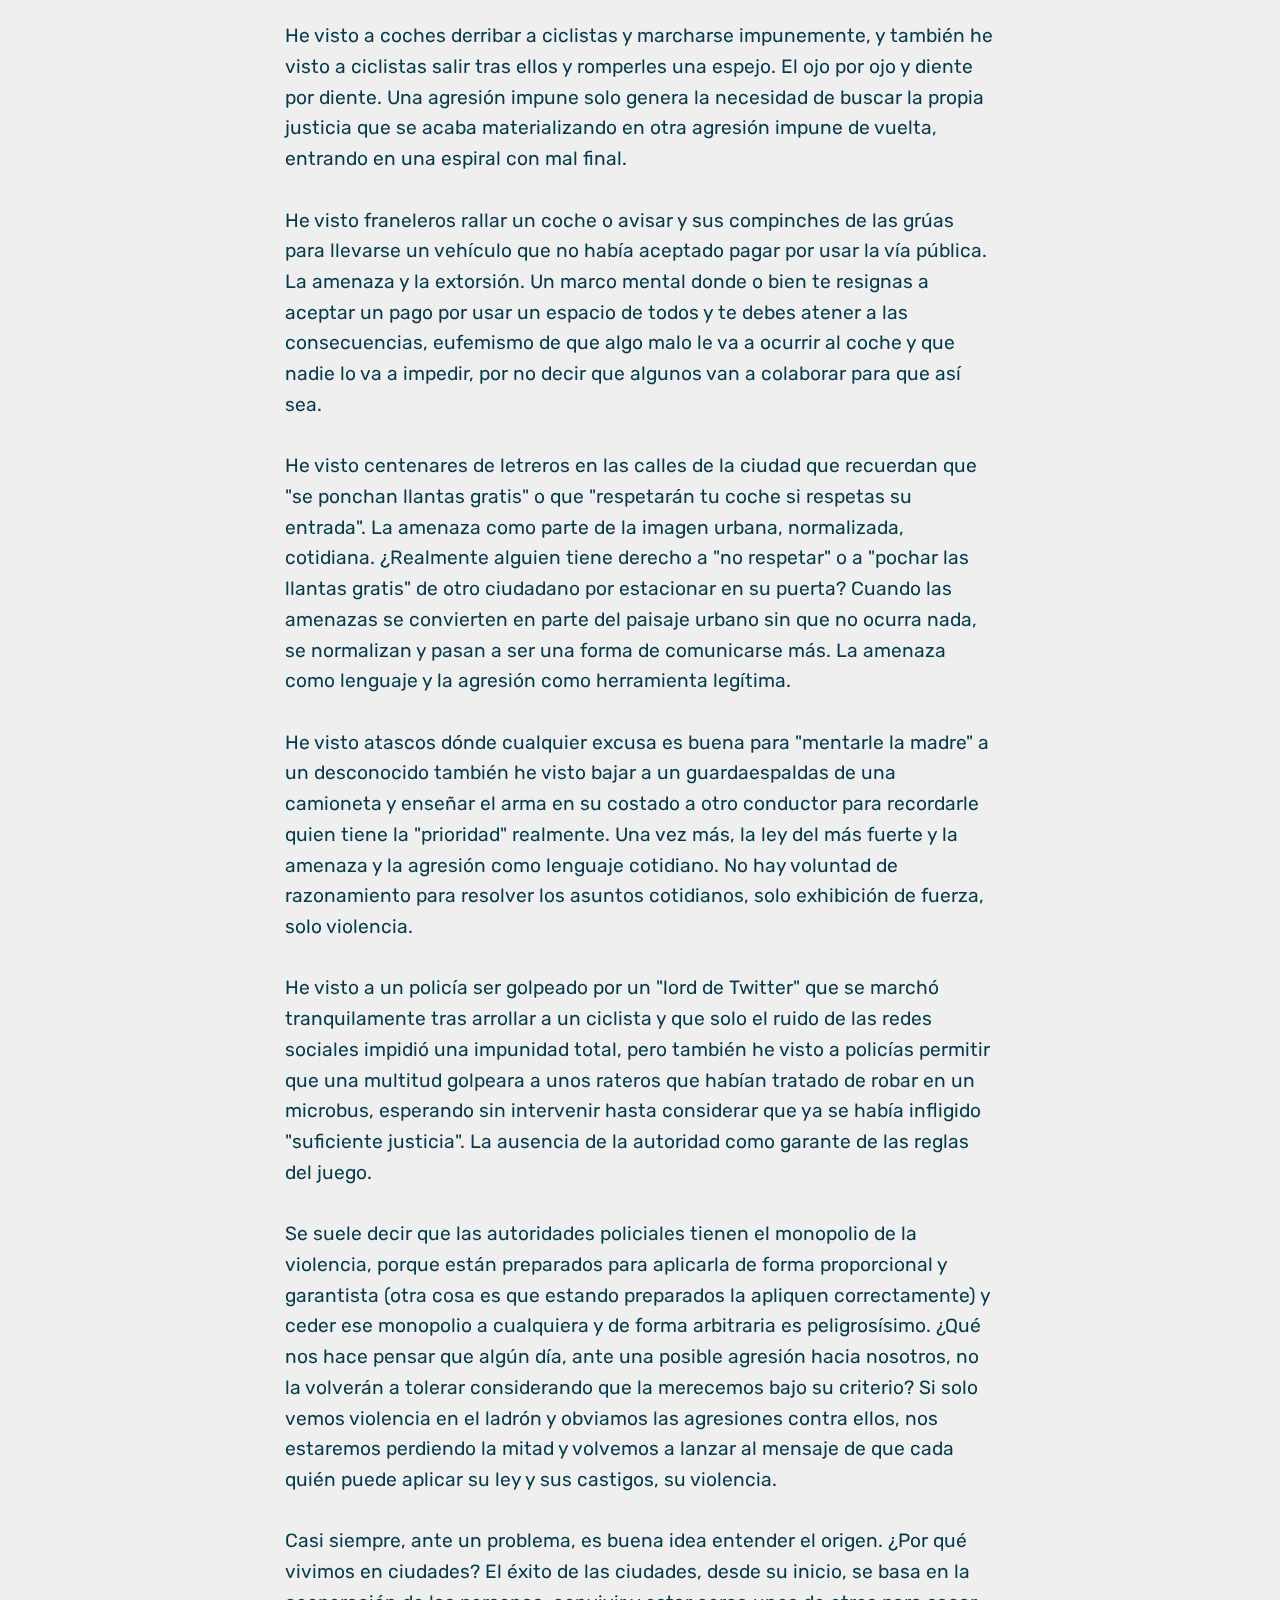
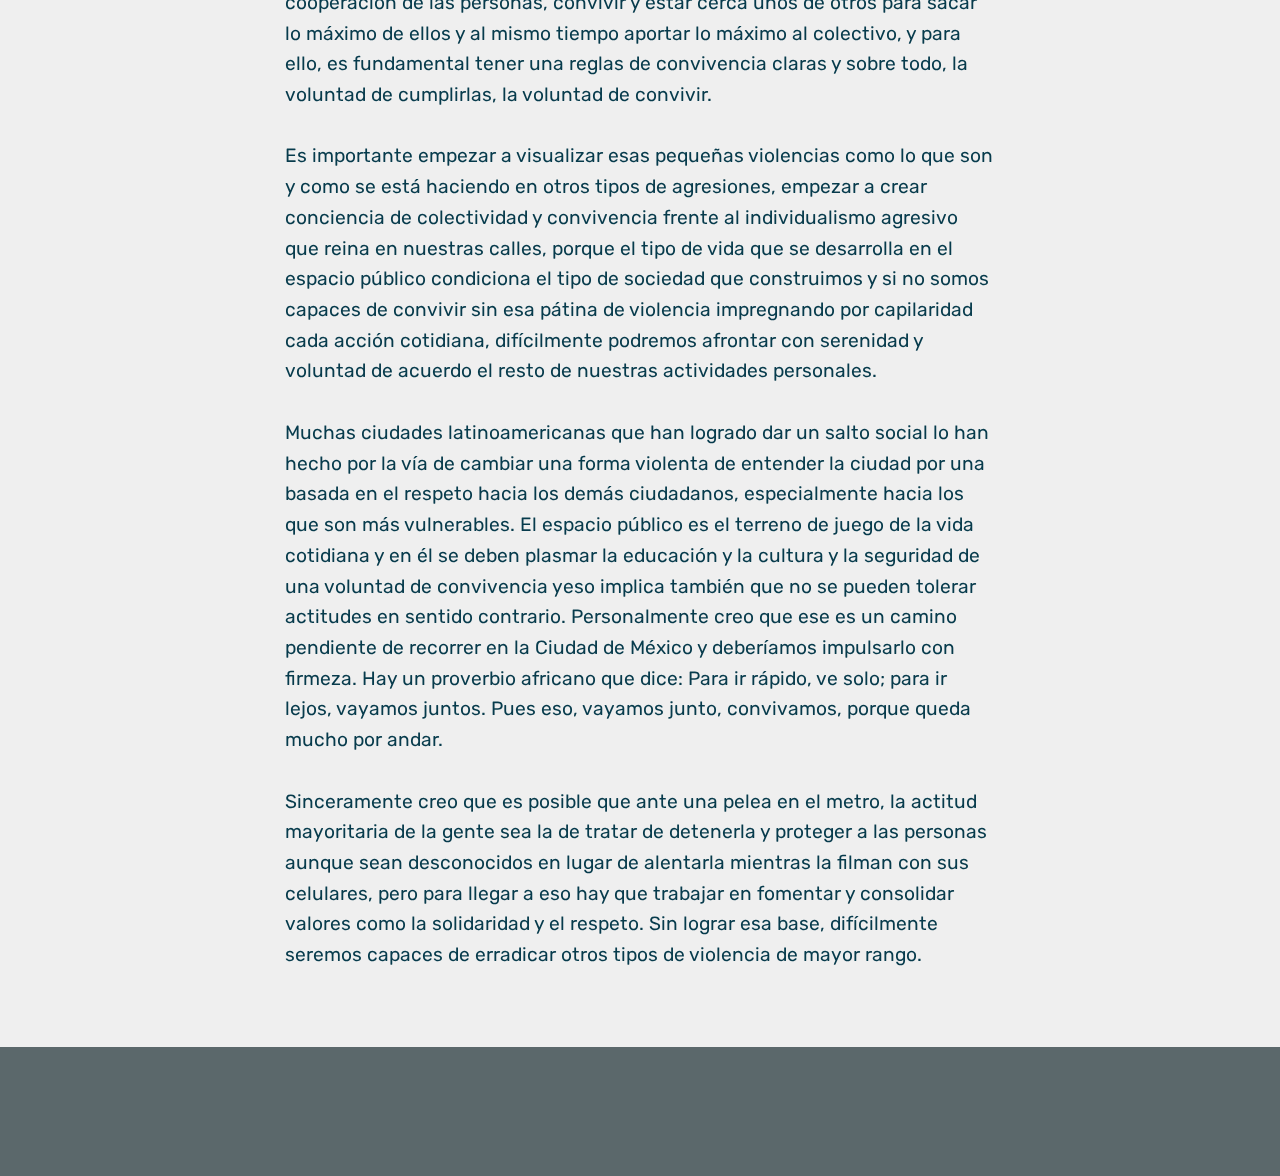
<file: ivanvalerotextoseponchanllantasgratis.html>
<!DOCTYPE html>
<html  >
<head>
  <!-- Site made with Mobirise Website Builder v4.10.3, https://mobirise.com -->
  <meta charset="UTF-8">
  <meta http-equiv="X-UA-Compatible" content="IE=edge">
  <meta name="generator" content="Mobirise v4.10.3, mobirise.com">
  <meta name="viewport" content="width=device-width, initial-scale=1, minimum-scale=1">
  <link rel="shortcut icon" href="assets/images/ivanvalero-128x128.png" type="image/x-icon">
  <meta name="description" content="Página personal del Arquitecto Iván Valero Fernández. Artículo Se ponchan Llantas Gratis">
  
  <title>Iván Valero - Se ponchan llantas gratis</title>
  <link rel="stylesheet" href="assets/web/assets/mobirise-icons/mobirise-icons.css">
  <link rel="stylesheet" href="assets/tether/tether.min.css">
  <link rel="stylesheet" href="assets/bootstrap/css/bootstrap.min.css">
  <link rel="stylesheet" href="assets/bootstrap/css/bootstrap-grid.min.css">
  <link rel="stylesheet" href="assets/bootstrap/css/bootstrap-reboot.min.css">
  <link rel="stylesheet" href="assets/socicon/css/styles.css">
  <link rel="stylesheet" href="assets/animatecss/animate.min.css">
  <link rel="stylesheet" href="assets/dropdown/css/style.css">
  <link rel="stylesheet" href="assets/theme/css/style.css">
  <link rel="stylesheet" href="assets/mobirise/css/mbr-additional.css" type="text/css">
  
  
  
</head>
<body>
  <section class="menu cid-qYLtaDvEbm" once="menu" id="menu1-t">

    

    <nav class="navbar navbar-expand beta-menu navbar-dropdown align-items-center navbar-fixed-top collapsed bg-color transparent">
        <button class="navbar-toggler navbar-toggler-right" type="button" data-toggle="collapse" data-target="#navbarSupportedContent" aria-controls="navbarSupportedContent" aria-expanded="false" aria-label="Toggle navigation">
            <div class="hamburger">
                <span></span>
                <span></span>
                <span></span>
                <span></span>
            </div>
        </button>
        <div class="menu-logo">
            <div class="navbar-brand">
                <span class="navbar-logo">
                    <a href="index.html">
                         <img src="assets/images/ivanvalerosvgd-274x131.png" alt="Mobirise" title="" style="height: 3.8rem;">
                    </a>
                </span>
                
            </div>
        </div>
        <div class="collapse navbar-collapse" id="navbarSupportedContent">
            <ul class="navbar-nav nav-dropdown nav-right" data-app-modern-menu="true"><li class="nav-item"><a class="nav-link link text-black display-4" href="ivanvalerodibujos.html">
                        
                        Dibujos</a></li>
                <li class="nav-item">
                    <a class="nav-link link text-black display-4" href="ivanvalerotextos.html">Textos</a>
                </li><li class="nav-item"><a class="nav-link link text-black display-4" href="ivanvaleroarquitectura.html">Arquitectura</a></li><li class="nav-item"><a class="nav-link link text-black display-4" href="ivanvalerocontacto.html">/ Iván /</a></li></ul>
            
        </div>
    </nav>
</section>

<section class="engine"><a href="https://mobirise.info/k">develop own website</a></section><section class="mbr-section content5 cid-qZwwh2cT6r mbr-parallax-background" id="content5-z">

    

    <div class="mbr-overlay" style="opacity: 0.7; background-color: rgb(91, 104, 107);">
    </div>

    <div class="container">
        <div class="media-container-row">
            <div class="title col-12 col-md-8">
                <h2 class="align-center mbr-bold mbr-white pb-3 mbr-fonts-style display-2">Se ponchan llantas gratis</h2>
                
                
                
            </div>
        </div>
    </div>
</section>

<section class="mbr-section article content1 cid-qZwv6BW122" id="content1-y">
    
     

    <div class="container">
        <div class="media-container-row">
            <div class="mbr-text col-12 col-md-8 mbr-fonts-style display-7"><p><strong>Publicado orginalmente en Urban Living Lab el 03/09/2017</strong></p><p><a href="http://www.urbanlivinglab.net/se-ponchan/" target="_blank">Leer en Urbanlivinglab.net </a>&nbsp;//<strong>&nbsp;&nbsp;</strong><a href="https://medium.com/@ivan.valero/se-ponchan-llantas-gratis-4d32cf519867" target="_blank">Leer en Medium</a></p><p><br></p><p> </p><p><span style="font-size: 1rem;">Desde hace demasiado tiempo, México está asociado a la violencia. Por desgracia, esa es una de las imágenes que con mayor facilidad se exportan al exterior y no sin justificación. Desde dentro, esa imagen no solo se confirma, si no que se amplía y no es difícil percibir cómo la violencia ha permeado y está presente en la vida cotidiana
.</span><br></p><p></p><div></div><div>
En los últimos años, al margen de la violencia vinculada al narcotráfico, la más mediática, pero que es un tema aparte, se han empezado a visualizar y denunciar otras formas de violencia que durante mucho tiempo quedaron en segundo plano o directamente ignoradas bajo una capa de normalidad y aceptación como son los casos de bulling en las escuelas o los de violencia contra las mujeres entre otros.
</div><div><br></div><div></div><div>
Por suerte, la sociedad va cambiando y algunos comportamientos que hace no mucho eran considerados como "cosas de niños" o "piropos y coqueteos", ahora se empiezan a considerar como lo que son: agresiones. Digo empieza porque aún hay mucho camino por recorrer pero tengo la sensación de que con mucho esfuerzo y poco a poco, en estos campos se está avanzando en el camino correcto.
</div><div><br></div><div></div><div>
Llamar a las cosas por su nombre ha sido la mejor forma de poner el foco en esas agresiones, de no restarle importancia y no tolerar que queden impunes y vayan subiendo de nivel hasta acabar en finales dramáticos. Por eso es muy importante los trabajos de concienciación y denuncia que muchos colectivos están impulsando constantemente y que deben seguir ampliándose.
</div><div><br></div><div></div><div>
Pero, ¿es suficiente? Personalmente creo que en la Ciudad de México convivimos con una violencia latente que estalla con bastante frecuencia y que, como pasaba hace unos años con las agresión entre niños o contra las mujeres, están normalizadas y no parecen sorprender a nadie. Esa normalización sólo lleva a generar frustración en las víctimas y su entorno y más violencia para todos en el futuro.
</div><div><br></div><div></div><div>
Recorriendo la ciudad cada día he podido ver a coches acelerar ante un paso de peatones obligando a personas a recular para no ser atropelladas pese a tener prioridad y también he visto a autobuses lanzarse contra coches obligando a éstos a dejarlos pasar. La ley del más fuerte, el débil se resigna ante la agresión por el temor a su propia vulnerabilidad y el fuerte se impone olvidando cualquier regla de convivencia hasta que otro más fuerte le acaba haciendo lo mismo.
</div><div><br></div><div></div><div>
He visto a coches derribar a ciclistas y marcharse impunemente, y también he visto a ciclistas salir tras ellos y romperles una espejo. El ojo por ojo y diente por diente. Una agresión impune solo genera la necesidad de buscar la propia justicia que se acaba materializando en otra agresión impune de vuelta, entrando en una espiral con mal final.&nbsp;
</div><div><br></div><div></div><div>
He visto franeleros rallar un coche o avisar y sus compinches de las grúas para llevarse un vehículo que no había aceptado pagar por usar la vía pública. La amenaza y la extorsión. Un marco mental donde o bien te resignas a aceptar un pago por usar un espacio de todos y te debes atener a las consecuencias, eufemismo de que algo malo le va a ocurrir al coche y que nadie lo va a impedir, por no decir que algunos van a colaborar para que así sea.
</div><div><br></div><div></div><div>
He visto centenares de letreros en las calles de la ciudad que recuerdan que "se ponchan llantas gratis" o que "respetarán tu coche si respetas su entrada". La amenaza como parte de la imagen urbana, normalizada, cotidiana. ¿Realmente alguien tiene derecho a "no respetar" o a "pochar las llantas gratis" de otro ciudadano por estacionar en su puerta? Cuando las amenazas se convierten en parte del paisaje urbano sin que no ocurra nada, se normalizan y pasan a ser una forma de comunicarse más. La amenaza como lenguaje y la agresión como herramienta legítima.
</div><div><br></div><div></div><div>
He visto atascos dónde cualquier excusa es buena para "mentarle la madre" a un desconocido también he visto bajar a un guardaespaldas de una camioneta y enseñar el arma en su costado a otro conductor para recordarle quien tiene la "prioridad" realmente. Una vez más, la ley del más fuerte y la amenaza y la agresión como lenguaje cotidiano. No hay voluntad de razonamiento para resolver los asuntos cotidianos, solo exhibición de fuerza, solo violencia.
</div><div><br></div><div></div><div>
He visto a un policía ser golpeado por un "lord de Twitter" que se marchó tranquilamente tras arrollar a un ciclista y que solo el ruido de las redes sociales impidió una impunidad total, pero también he visto a policías permitir que una multitud golpeara a unos rateros que habían tratado de robar en un microbus, esperando sin intervenir hasta considerar que ya se había infligido "suficiente justicia". La ausencia de la autoridad como garante de las reglas del juego. </div><div><br></div><div>Se suele decir que las autoridades policiales tienen el monopolio de la violencia, porque están preparados para aplicarla de forma proporcional y garantista (otra cosa es que estando preparados la apliquen correctamente) y ceder ese monopolio a cualquiera y de forma arbitraria es peligrosísimo. ¿Qué nos hace pensar que algún día, ante una posible agresión hacia nosotros, no la volverán a tolerar considerando que la merecemos bajo su criterio? Si solo vemos violencia en el ladrón y obviamos las agresiones contra ellos, nos estaremos perdiendo la mitad y volvemos a lanzar al mensaje de que cada quién puede aplicar su ley y sus castigos, su violencia.
</div><div><br></div><div></div><div>
Casi siempre, ante un problema, es buena idea entender el origen. ¿Por qué vivimos en ciudades? El éxito de las ciudades, desde su inicio, se basa en la cooperación de las personas, convivir y estar cerca unos de otros para sacar lo máximo de ellos y al mismo tiempo aportar lo máximo al colectivo, y para ello, es fundamental tener una reglas de convivencia claras y sobre todo, la voluntad de cumplirlas, la voluntad de convivir.
</div><div><br></div><div></div><div>
Es importante empezar a visualizar esas pequeñas violencias como lo que son y como se está haciendo en otros tipos de agresiones, empezar a crear conciencia de colectividad y convivencia frente al individualismo agresivo que reina en nuestras calles, porque el tipo de vida que se desarrolla en el espacio público condiciona el tipo de sociedad que construimos y si no somos capaces de convivir sin esa pátina de violencia impregnando por capilaridad cada acción cotidiana, difícilmente podremos afrontar con serenidad y voluntad de acuerdo el resto de nuestras actividades personales.
</div><div><br></div><div></div><div>
Muchas ciudades latinoamericanas que han logrado dar un salto social lo han hecho por la vía de cambiar una forma violenta de entender la ciudad por una basada en el respeto hacia los demás ciudadanos, especialmente hacia los que son más vulnerables. El espacio público es el terreno de juego de la vida cotidiana y en él se deben plasmar la educación y la cultura y la seguridad de una voluntad de convivencia yeso implica también que no se pueden tolerar actitudes en sentido contrario. Personalmente creo que ese es un camino pendiente de recorrer en la Ciudad de México y deberíamos impulsarlo con firmeza. Hay un proverbio africano que dice: Para ir rápido, ve solo; para ir lejos, vayamos juntos. Pues eso, vayamos junto, convivamos, porque queda mucho por andar.
</div><div><br></div><div></div><div>
Sinceramente creo que es posible que ante una pelea en el metro, la actitud mayoritaria de la gente sea la de tratar de detenerla y proteger a las personas aunque sean desconocidos en lugar de alentarla mientras la filman con sus celulares, pero para llegar a eso hay que trabajar en fomentar y consolidar valores como la solidaridad y el respeto. Sin lograr esa base, difícilmente seremos capaces de erradicar otros tipos de violencia de mayor rango.</div><p></p></div>
        </div>
    </div>
</section>

<section once="" class="cid-qYTVS7CZGO" id="footer7-u">

    

    

    <div class="container">
        <div class="media-container-row align-center mbr-white">
            
            <div class="row social-row">
                <div class="social-list align-right pb-2">
                    
                    
                    
                    
                    
                    
                <div class="soc-item">
                        <a href="https://twitter.com/ivanvalero_?lang=es" target="_blank">
                            <span class="mbr-iconfont mbr-iconfont-social socicon-twitter socicon"></span>
                        </a>
                    </div><div class="soc-item">
                        <a href="https://www.facebook.com/ivanvalero" target="_blank">
                            <span class="mbr-iconfont mbr-iconfont-social socicon-facebook socicon"></span>
                        </a>
                    </div><div class="soc-item">
                        <a href="https://www.youtube.com/user/ivanvalero/videos" target="_blank">
                            <span class="mbr-iconfont mbr-iconfont-social socicon-youtube socicon"></span>
                        </a>
                    </div><div class="soc-item">
                        <a href="https://www.instagram.com/ivan_valero/" target="_blank">
                            <span class="mbr-iconfont mbr-iconfont-social socicon-instagram socicon"></span>
                        </a>
                    </div><div class="soc-item">
                        <a href="https://plus.google.com/+Iv%C3%A1nValeroBandada" target="_blank">
                            <span class="mbr-iconfont mbr-iconfont-social socicon-googleplus socicon"></span>
                        </a>
                    </div><div class="soc-item">
                        <a href="https://www.behance.net/ivanvalero" target="_blank">
                            <span class="mbr-iconfont mbr-iconfont-social socicon-behance socicon"></span>
                        </a>
                    </div></div>
            </div>
            <div class="row row-copirayt">
                <p class="mbr-text mb-0 mbr-fonts-style mbr-white align-center display-4">
                    © 2018 - Iván Valero Fernández</p>
            </div>
        </div>
    </div>
</section>


  <script src="assets/web/assets/jquery/jquery.min.js"></script>
  <script src="assets/popper/popper.min.js"></script>
  <script src="assets/tether/tether.min.js"></script>
  <script src="assets/bootstrap/js/bootstrap.min.js"></script>
  <script src="assets/smoothscroll/smooth-scroll.js"></script>
  <script src="assets/touchswipe/jquery.touch-swipe.min.js"></script>
  <script src="assets/viewportchecker/jquery.viewportchecker.js"></script>
  <script src="assets/parallax/jarallax.min.js"></script>
  <script src="assets/dropdown/js/script.min.js"></script>
  <script src="assets/theme/js/script.js"></script>
  
  
 <div id="scrollToTop" class="scrollToTop mbr-arrow-up"><a style="text-align: center;"><i class="mbr-arrow-up-icon mbr-arrow-up-icon-cm cm-icon cm-icon-smallarrow-up"></i></a></div>
    <input name="animation" type="hidden">
  </body>
</html>
</file>
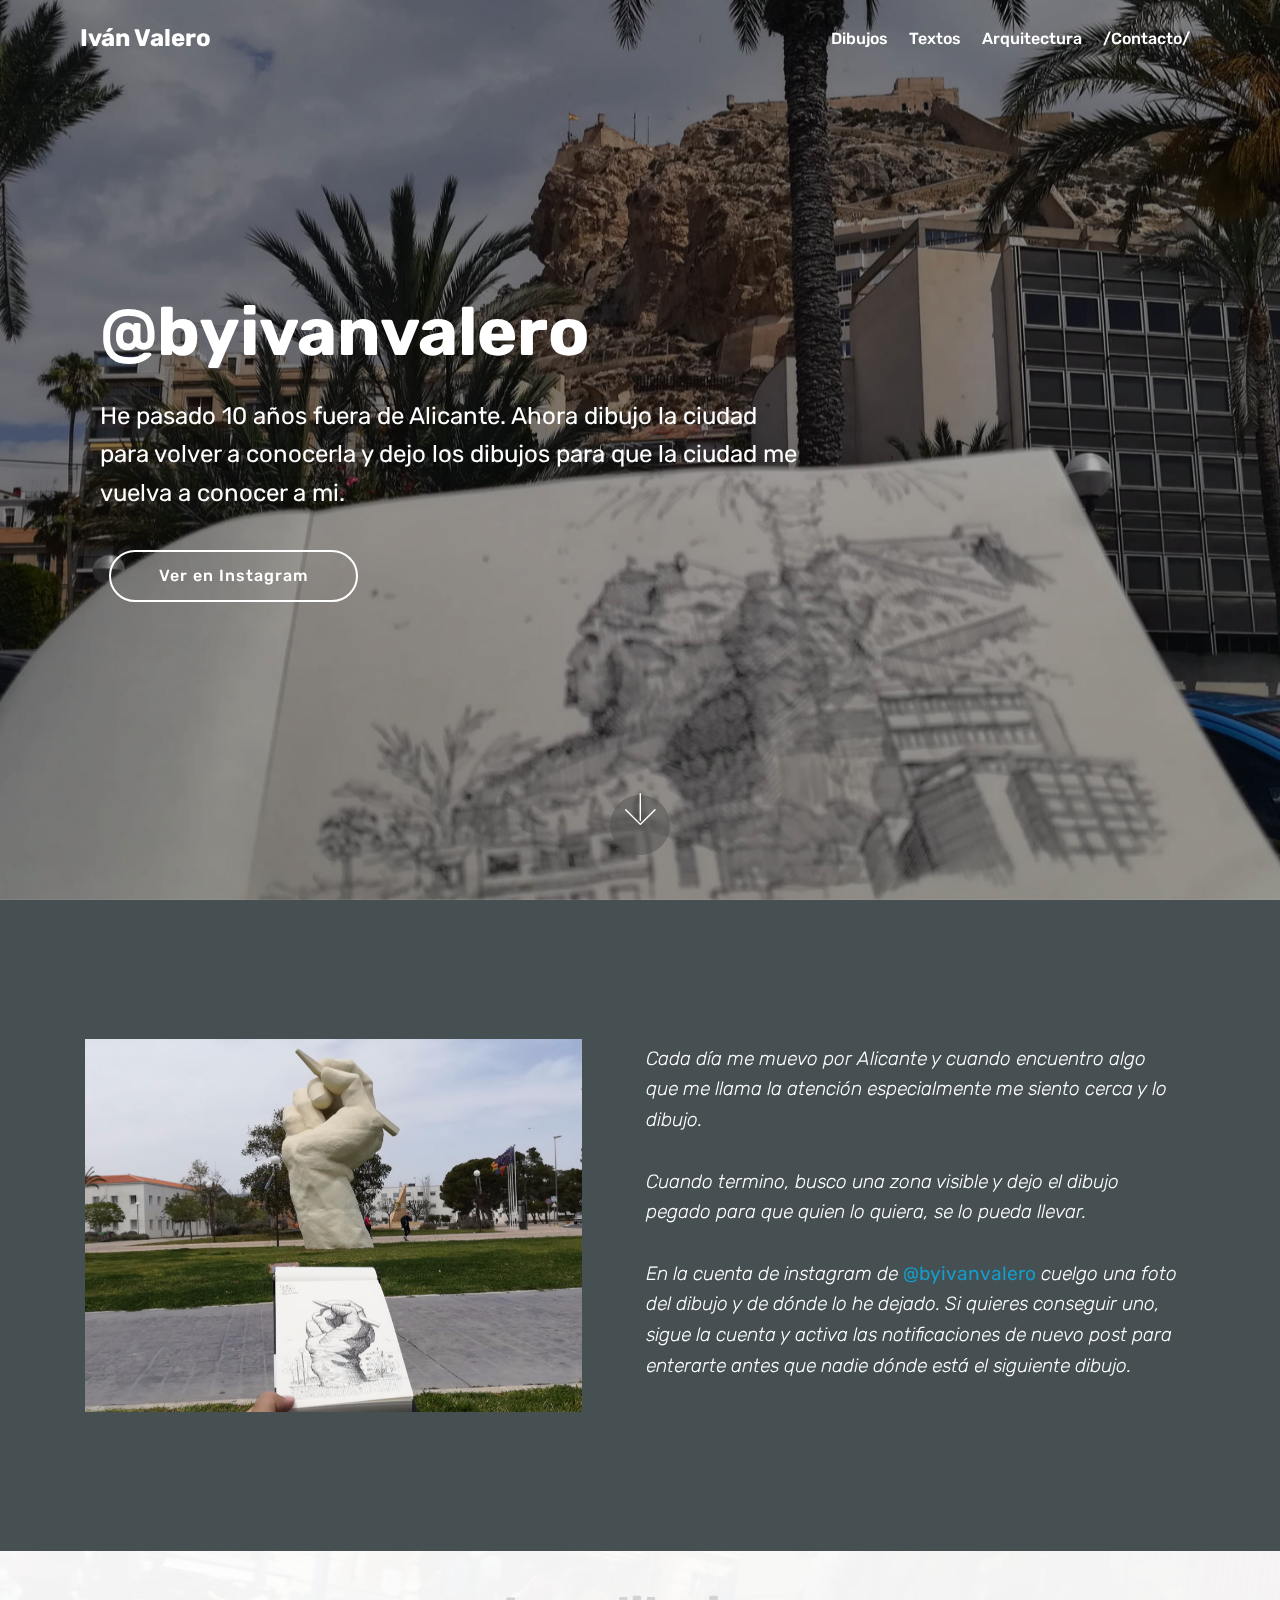
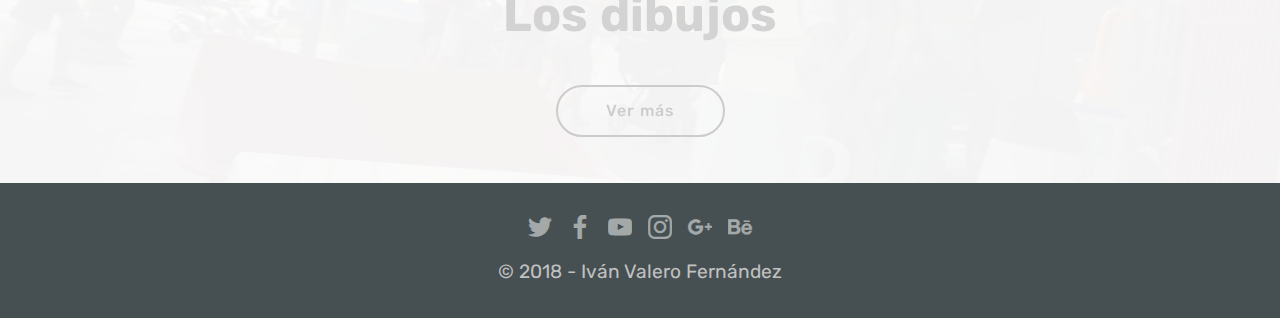
<file: page1.html>
<!DOCTYPE html>
<html >
<head>
  <!-- Site made with Mobirise Website Builder v4.7.6, https://mobirise.com -->
  <meta charset="UTF-8">
  <meta http-equiv="X-UA-Compatible" content="IE=edge">
  <meta name="generator" content="Mobirise v4.7.6, mobirise.com">
  <meta name="viewport" content="width=device-width, initial-scale=1, minimum-scale=1">
  <link rel="shortcut icon" href="assets/images/pen-128x128.png" type="image/x-icon">
  <meta name="description" content="Dibujos de Alicante @byivanvalero">
  <title>Dibujos</title>
  <link rel="stylesheet" href="assets/web/assets/mobirise-icons/mobirise-icons.css">
  <link rel="stylesheet" href="assets/tether/tether.min.css">
  <link rel="stylesheet" href="assets/bootstrap/css/bootstrap.min.css">
  <link rel="stylesheet" href="assets/bootstrap/css/bootstrap-grid.min.css">
  <link rel="stylesheet" href="assets/bootstrap/css/bootstrap-reboot.min.css">
  <link rel="stylesheet" href="assets/socicon/css/styles.css">
  <link rel="stylesheet" href="assets/dropdown/css/style.css">
  <link rel="stylesheet" href="assets/style.css">
  <link rel="stylesheet" href="assets/slick.css">
  <link rel="stylesheet" href="assets/theme/css/style.css">
  <link rel="stylesheet" href="assets/mobirise/css/mbr-additional.css" type="text/css">
  
  
  
</head>
<body>
  <section class="menu cid-qYLtaDvEbm" once="menu" id="menu1-3">

    

    <nav class="navbar navbar-expand beta-menu navbar-dropdown align-items-center navbar-fixed-top navbar-toggleable-sm bg-color transparent">
        <button class="navbar-toggler navbar-toggler-right" type="button" data-toggle="collapse" data-target="#navbarSupportedContent" aria-controls="navbarSupportedContent" aria-expanded="false" aria-label="Toggle navigation">
            <div class="hamburger">
                <span></span>
                <span></span>
                <span></span>
                <span></span>
            </div>
        </button>
        <div class="menu-logo">
            <div class="navbar-brand">
                
                <span class="navbar-caption-wrap"><a class="navbar-caption text-white display-5" href="index.html">
                        Iván Valero</a></span>
            </div>
        </div>
        <div class="collapse navbar-collapse" id="navbarSupportedContent">
            <ul class="navbar-nav nav-dropdown nav-right" data-app-modern-menu="true"><li class="nav-item"><a class="nav-link link text-white display-4" href="page1.html">
                        
                        Dibujos</a></li>
                <li class="nav-item">
                    <a class="nav-link link text-white display-4" href="page2.html">Textos</a>
                </li><li class="nav-item"><a class="nav-link link text-white display-4" href="page3.html">Arquitectura</a></li><li class="nav-item"><a class="nav-link link text-white display-4" href="page4.html">/Contacto/</a></li></ul>
            
        </div>
    </nav>
</section>

<section class="engine"><a href="https://mobirise.me/k">develop own website</a></section><section class="header9 cid-qYLOejEac7 mbr-fullscreen mbr-parallax-background" id="header9-6">

    

    <div class="mbr-overlay" style="opacity: 0.3; background-color: rgb(0, 0, 0);">
    </div>

    <div class="container">
        <div class="media-container-column mbr-white col-md-8">
            <h1 class="mbr-section-title align-left mbr-bold pb-3 mbr-fonts-style display-1">
                @byivanvalero</h1>
            
            <p class="mbr-text align-left pb-3 mbr-fonts-style display-5">
                He pasado 10 años fuera de Alicante. Ahora dibujo la ciudad para volver a conocerla y dejo los dibujos para que la ciudad me vuelva a conocer a mi.</p>
            <div class="mbr-section-btn align-left"><a class="btn btn-md btn-white-outline display-4" href="https://www.instagram.com/byivanvalero/" target="_blank">Ver en Instagram</a></div>
        </div>
    </div>

    <div class="mbr-arrow hidden-sm-down" aria-hidden="true">
        <a href="#next">
            <i class="mbri-down mbr-iconfont"></i>
        </a>
    </div>
</section>

<section class="testimonials2 cid-qYTYmvOaFi" id="testimonials2-d">

    

    

    <div class="container">
        <div class="media-container-row">
            <div class="mbr-figure pr-lg-5" style="width: 95%;">
              <img src="assets/images/2018-04-23-14.08.39-1162x656.jpg" alt="" title="">
            </div>
            <div class="media-content px-3 align-self-center mbr-white py-2">
                    <p class="mbr-text testimonial-text mbr-fonts-style display-7"><br>Cada día me muevo por Alicante y cuando encuentro algo que me llama la atención especialmente me siento cerca y lo dibujo. <br><br>Cuando termino, busco una zona visible y dejo el dibujo pegado para que quien lo quiera, se lo pueda llevar.&nbsp;<br><br>En la cuenta de instagram de <a href="https://www.instagram.com/byivanvalero/" target="_blank">@byivanvalero</a> cuelgo una foto del dibujo y de dónde lo he dejado. Si quieres conseguir uno, sigue la cuenta y activa las notificaciones de nuevo post para enterarte antes que nadie dónde está el siguiente dibujo.<br></p>
                    <p class="mbr-author-name pt-4 mb-2 mbr-fonts-style display-7"></p>
                    <p class="mbr-author-desc mbr-fonts-style display-7"></p>
            </div>
        </div>
    </div>
</section>

<section class="mbr-instagram-feed" data-rows="3" data-per-row-slider="" data-spacing="13" data-full-width="" data-token="7562063561.727bfe1.fbae07e4562b4327b785f2c0090a740b" data-per-row-grid="4" id="instagram-feed-block-7" data-rv-view="38" style="background-image: url(assets/images/2018-07-18-11.29.58-2000x1129.jpg); padding-top: 40px; padding-bottom: 40px;">
    <div class="mbr-overlay" style="opacity: 0.8; background-color: rgb(239, 239, 239);">
    </div>
    <div class="container container_toggle">
        <div class="row">
            <div class="col">
                <div class="inst">
                    <h1 class="inst__title align-center mbr-fonts-style display-2"><strong>Los</strong> <strong>dibujos</strong></h1>
                    <div class="inst__content"></div>
                    <div class="inst__more mbr-section-btn align-center" buttons="0"><a class="btn btn-md display-4 btn-black-outline" href="#" data-max-id="1790585877454686453_7562063561">Ver más</a></div>
                </div>
            </div>
        </div>
    </div>
</section>

<section once="" class="cid-qYU5GbTVfW" id="footer7-s">

    

    

    <div class="container">
        <div class="media-container-row align-center mbr-white">
            
            <div class="row social-row">
                <div class="social-list align-right pb-2">
                    
                    
                    
                    
                    
                    
                <div class="soc-item">
                        <a href="https://twitter.com/ivanvalero_?lang=es" target="_blank">
                            <span class="mbr-iconfont mbr-iconfont-social socicon-twitter socicon"></span>
                        </a>
                    </div><div class="soc-item">
                        <a href="https://www.facebook.com/ivanvalero" target="_blank">
                            <span class="mbr-iconfont mbr-iconfont-social socicon-facebook socicon"></span>
                        </a>
                    </div><div class="soc-item">
                        <a href="https://www.youtube.com/user/ivanvalero/videos" target="_blank">
                            <span class="mbr-iconfont mbr-iconfont-social socicon-youtube socicon"></span>
                        </a>
                    </div><div class="soc-item">
                        <a href="https://www.instagram.com/ivan_valero/" target="_blank">
                            <span class="mbr-iconfont mbr-iconfont-social socicon-instagram socicon"></span>
                        </a>
                    </div><div class="soc-item">
                        <a href="https://plus.google.com/+Iv%C3%A1nValeroBandada" target="_blank">
                            <span class="mbr-iconfont mbr-iconfont-social socicon-googleplus socicon"></span>
                        </a>
                    </div><div class="soc-item">
                        <a href="https://www.behance.net/ivanvalero" target="_blank">
                            <span class="mbr-iconfont mbr-iconfont-social socicon-behance socicon"></span>
                        </a>
                    </div></div>
            </div>
            <div class="row row-copirayt">
                <p class="mbr-text mb-0 mbr-fonts-style mbr-white align-center display-7">
                    © 2018 - Iván Valero Fernández</p>
            </div>
        </div>
    </div>
</section>


  <script src="assets/web/assets/jquery/jquery.min.js"></script>
  <script src="assets/popper/popper.min.js"></script>
  <script src="assets/tether/tether.min.js"></script>
  <script src="assets/bootstrap/js/bootstrap.min.js"></script>
  <script src="assets/smoothscroll/smooth-scroll.js"></script>
  <script src="assets/touchswipe/jquery.touch-swipe.min.js"></script>
  <script src="assets/parallax/jarallax.min.js"></script>
  <script src="assets/dropdown/js/script.min.js"></script>
  <script src="assets/index.js"></script>
  <script src="assets/slick.min.js"></script>
  <script src="assets/theme/js/script.js"></script>
  
  
</body>
</html>
</file>
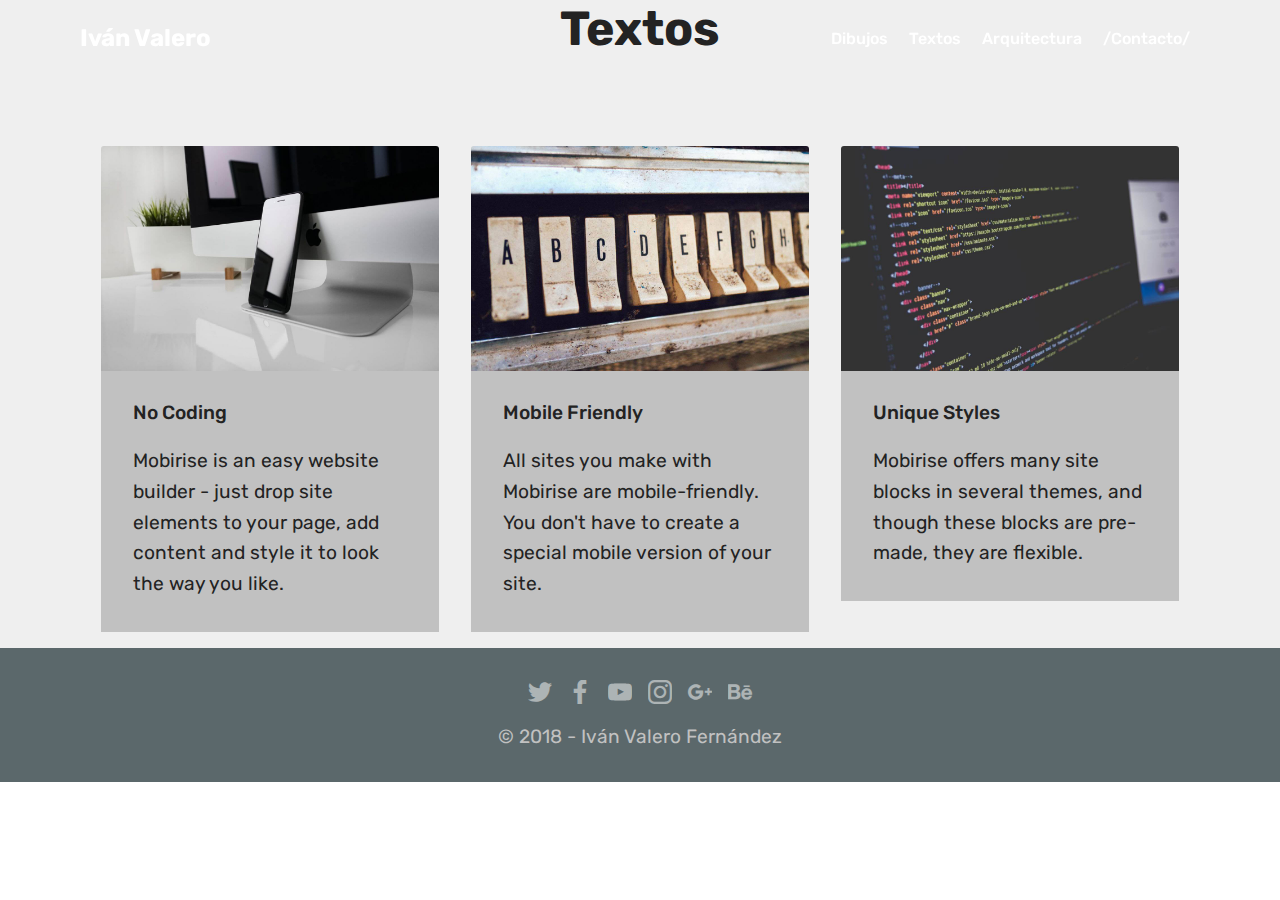
<file: page2.html>
<!DOCTYPE html>
<html >
<head>
  <!-- Site made with Mobirise Website Builder v4.7.6, https://mobirise.com -->
  <meta charset="UTF-8">
  <meta http-equiv="X-UA-Compatible" content="IE=edge">
  <meta name="generator" content="Mobirise v4.7.6, mobirise.com">
  <meta name="viewport" content="width=device-width, initial-scale=1, minimum-scale=1">
  <link rel="shortcut icon" href="assets/images/pen-128x128.png" type="image/x-icon">
  <meta name="description" content="Web Page Creator Description">
  <title>Textos</title>
  <link rel="stylesheet" href="assets/web/assets/mobirise-icons/mobirise-icons.css">
  <link rel="stylesheet" href="assets/tether/tether.min.css">
  <link rel="stylesheet" href="assets/bootstrap/css/bootstrap.min.css">
  <link rel="stylesheet" href="assets/bootstrap/css/bootstrap-grid.min.css">
  <link rel="stylesheet" href="assets/bootstrap/css/bootstrap-reboot.min.css">
  <link rel="stylesheet" href="assets/socicon/css/styles.css">
  <link rel="stylesheet" href="assets/dropdown/css/style.css">
  <link rel="stylesheet" href="assets/theme/css/style.css">
  <link rel="stylesheet" href="assets/mobirise/css/mbr-additional.css" type="text/css">
  
  
  
</head>
<body>
  <section class="menu cid-qYLtaDvEbm" once="menu" id="menu1-8">

    

    <nav class="navbar navbar-expand beta-menu navbar-dropdown align-items-center navbar-fixed-top navbar-toggleable-sm bg-color transparent">
        <button class="navbar-toggler navbar-toggler-right" type="button" data-toggle="collapse" data-target="#navbarSupportedContent" aria-controls="navbarSupportedContent" aria-expanded="false" aria-label="Toggle navigation">
            <div class="hamburger">
                <span></span>
                <span></span>
                <span></span>
                <span></span>
            </div>
        </button>
        <div class="menu-logo">
            <div class="navbar-brand">
                
                <span class="navbar-caption-wrap"><a class="navbar-caption text-white display-5" href="index.html">
                        Iván Valero</a></span>
            </div>
        </div>
        <div class="collapse navbar-collapse" id="navbarSupportedContent">
            <ul class="navbar-nav nav-dropdown nav-right" data-app-modern-menu="true"><li class="nav-item"><a class="nav-link link text-white display-4" href="page1.html">
                        
                        Dibujos</a></li>
                <li class="nav-item">
                    <a class="nav-link link text-white display-4" href="page2.html">Textos</a>
                </li><li class="nav-item"><a class="nav-link link text-white display-4" href="page3.html">Arquitectura</a></li><li class="nav-item"><a class="nav-link link text-white display-4" href="page4.html">/Contacto/</a></li></ul>
            
        </div>
    </nav>
</section>

<section class="engine"><a href="https://mobirise.me/w">html5 templates</a></section><section class="features18 popup-btn-cards cid-qYLVewuyoj" id="features18-a">

    

    
    <div class="container">
        <h2 class="mbr-section-title pb-3 align-center mbr-fonts-style display-2"><strong>
            Textos</strong></h2>
        
        <div class="media-container-row pt-5 ">
            <div class="card p-3 col-12 col-md-6 col-lg-4">
                <div class="card-wrapper ">
                    <div class="card-img">
                        <div class="mbr-overlay"></div>
                        <div class="mbr-section-btn text-center"><a href="https://mobirise.com" class="btn btn-black display-4">Learn More</a></div>
                        <img src="assets/images/01.jpg" alt="Mobirise">
                    </div>
                    <div class="card-box">
                        <h4 class="card-title mbr-fonts-style display-7">
                            No Coding
                        </h4>
                        <p class="mbr-text mbr-fonts-style align-left display-7">
                            Mobirise is an easy website builder - just drop site elements to your page, add content and style it to look the way you like.
                        </p>
                    </div>
                </div>
            </div>
            <div class="card p-3 col-12 col-md-6 col-lg-4">
                <div class="card-wrapper">
                    <div class="card-img">
                        <div class="mbr-overlay"></div>
                        <div class="mbr-section-btn text-center"><a href="https://mobirise.com" class="btn btn-black display-4">Learn More</a></div>
                        <img src="assets/images/02.jpg" alt="Mobirise">
                    </div>
                    <div class="card-box">
                        <h4 class="card-title mbr-fonts-style display-7">
                            Mobile Friendly
                        </h4>
                        <p class="mbr-text mbr-fonts-style display-7">
                           All sites you make with Mobirise are mobile-friendly. You don't have to create a special mobile version of your site.
                        </p>
                    </div>
                </div>
            </div>

            <div class="card p-3 col-12 col-md-6 col-lg-4">
                <div class="card-wrapper">
                    <div class="card-img">
                        <div class="mbr-overlay"></div>
                        <div class="mbr-section-btn text-center"><a href="https://mobirise.com" class="btn btn-black display-4">Learn More</a></div>
                        <img src="assets/images/03.jpg" alt="Mobirise">
                    </div>
                    <div class="card-box">
                        <h4 class="card-title mbr-fonts-style display-7">
                            Unique Styles
                        </h4>
                        <p class="mbr-text mbr-fonts-style display-7">
                            Mobirise offers many site blocks in several themes, and though these blocks are pre-made, they are flexible.
                        </p>
                    </div>
                </div>
            </div>

            
        </div>
    </div>
</section>

<section once="" class="cid-qYU2pNoYbT" id="footer7-j">

    

    

    <div class="container">
        <div class="media-container-row align-center mbr-white">
            
            <div class="row social-row">
                <div class="social-list align-right pb-2">
                    
                    
                    
                    
                    
                    
                <div class="soc-item">
                        <a href="https://twitter.com/ivanvalero_?lang=es" target="_blank">
                            <span class="mbr-iconfont mbr-iconfont-social socicon-twitter socicon"></span>
                        </a>
                    </div><div class="soc-item">
                        <a href="https://www.facebook.com/ivanvalero" target="_blank">
                            <span class="mbr-iconfont mbr-iconfont-social socicon-facebook socicon"></span>
                        </a>
                    </div><div class="soc-item">
                        <a href="https://www.youtube.com/user/ivanvalero/videos" target="_blank">
                            <span class="mbr-iconfont mbr-iconfont-social socicon-youtube socicon"></span>
                        </a>
                    </div><div class="soc-item">
                        <a href="https://www.instagram.com/ivan_valero/" target="_blank">
                            <span class="mbr-iconfont mbr-iconfont-social socicon-instagram socicon"></span>
                        </a>
                    </div><div class="soc-item">
                        <a href="https://plus.google.com/+Iv%C3%A1nValeroBandada" target="_blank">
                            <span class="mbr-iconfont mbr-iconfont-social socicon-googleplus socicon"></span>
                        </a>
                    </div><div class="soc-item">
                        <a href="https://www.behance.net/ivanvalero" target="_blank">
                            <span class="mbr-iconfont mbr-iconfont-social socicon-behance socicon"></span>
                        </a>
                    </div></div>
            </div>
            <div class="row row-copirayt">
                <p class="mbr-text mb-0 mbr-fonts-style mbr-white align-center display-7">
                    © 2018 - Iván Valero Fernández</p>
            </div>
        </div>
    </div>
</section>


  <script src="assets/web/assets/jquery/jquery.min.js"></script>
  <script src="assets/popper/popper.min.js"></script>
  <script src="assets/tether/tether.min.js"></script>
  <script src="assets/bootstrap/js/bootstrap.min.js"></script>
  <script src="assets/dropdown/js/script.min.js"></script>
  <script src="assets/touchswipe/jquery.touch-swipe.min.js"></script>
  <script src="assets/mbr-popup-btns/mbr-popup-btns.js"></script>
  <script src="assets/smoothscroll/smooth-scroll.js"></script>
  <script src="assets/theme/js/script.js"></script>
  
  
</body>
</html>
</file>
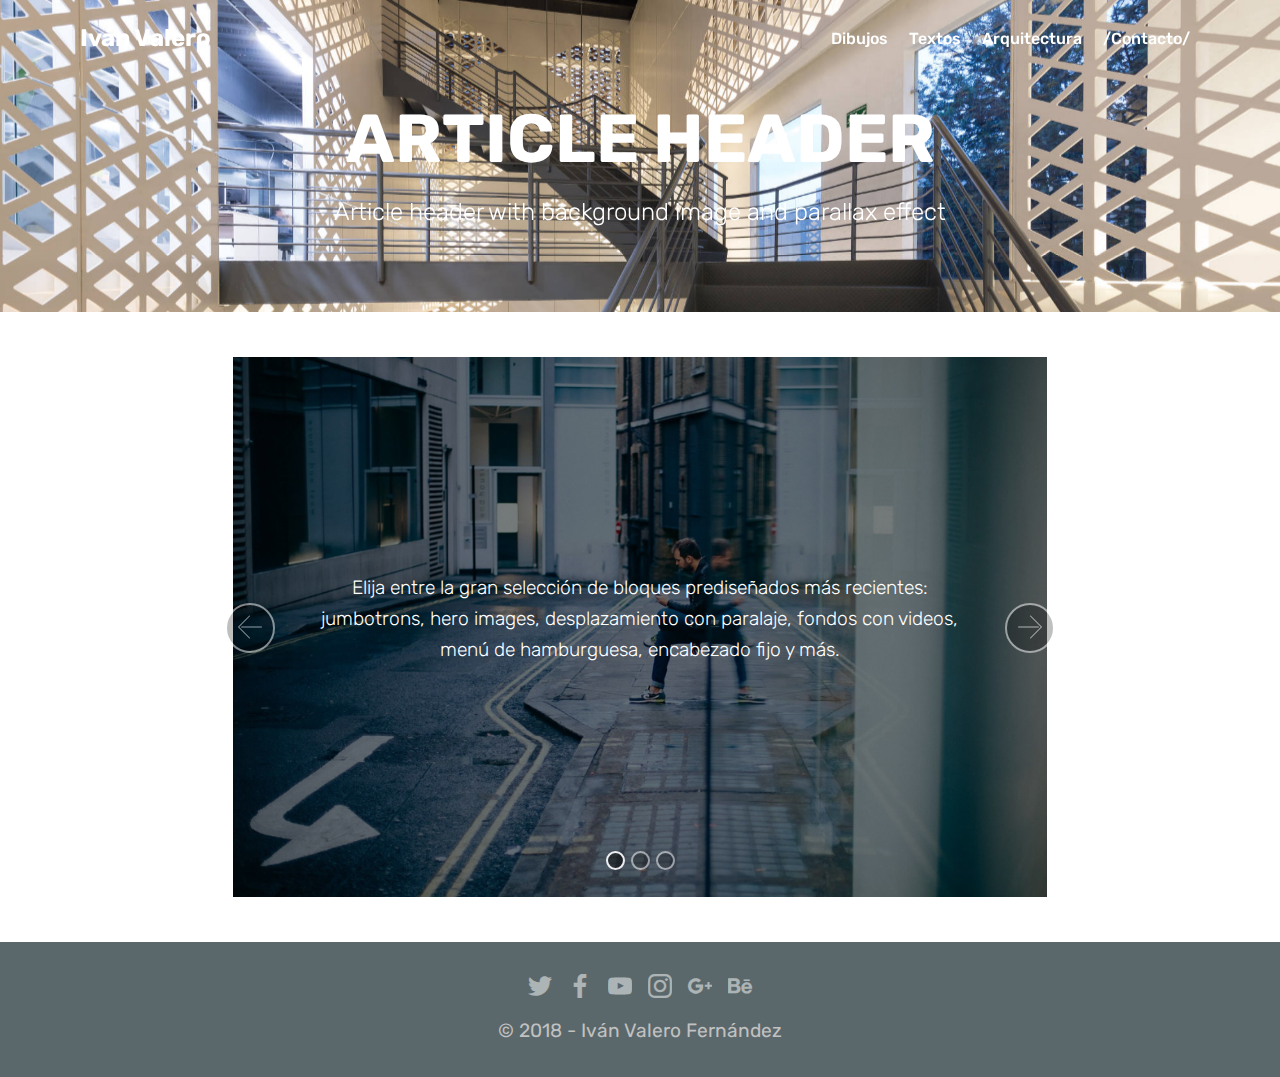
<file: page3.html>
<!DOCTYPE html>
<html >
<head>
  <!-- Site made with Mobirise Website Builder v4.7.6, https://mobirise.com -->
  <meta charset="UTF-8">
  <meta http-equiv="X-UA-Compatible" content="IE=edge">
  <meta name="generator" content="Mobirise v4.7.6, mobirise.com">
  <meta name="viewport" content="width=device-width, initial-scale=1, minimum-scale=1">
  <link rel="shortcut icon" href="assets/images/pen-128x128.png" type="image/x-icon">
  <meta name="description" content="Website Builder Description">
  <title>Arquitectura</title>
  <link rel="stylesheet" href="assets/web/assets/mobirise-icons/mobirise-icons.css">
  <link rel="stylesheet" href="assets/tether/tether.min.css">
  <link rel="stylesheet" href="assets/bootstrap/css/bootstrap.min.css">
  <link rel="stylesheet" href="assets/bootstrap/css/bootstrap-grid.min.css">
  <link rel="stylesheet" href="assets/bootstrap/css/bootstrap-reboot.min.css">
  <link rel="stylesheet" href="assets/dropdown/css/style.css">
  <link rel="stylesheet" href="assets/socicon/css/styles.css">
  <link rel="stylesheet" href="assets/theme/css/style.css">
  <link rel="stylesheet" href="assets/mobirise/css/mbr-additional.css" type="text/css">
  
  
  
</head>
<body>
  <section class="menu cid-qYLtaDvEbm" once="menu" id="menu1-b">

    

    <nav class="navbar navbar-expand beta-menu navbar-dropdown align-items-center navbar-fixed-top navbar-toggleable-sm bg-color transparent">
        <button class="navbar-toggler navbar-toggler-right" type="button" data-toggle="collapse" data-target="#navbarSupportedContent" aria-controls="navbarSupportedContent" aria-expanded="false" aria-label="Toggle navigation">
            <div class="hamburger">
                <span></span>
                <span></span>
                <span></span>
                <span></span>
            </div>
        </button>
        <div class="menu-logo">
            <div class="navbar-brand">
                
                <span class="navbar-caption-wrap"><a class="navbar-caption text-white display-5" href="index.html">
                        Iván Valero</a></span>
            </div>
        </div>
        <div class="collapse navbar-collapse" id="navbarSupportedContent">
            <ul class="navbar-nav nav-dropdown nav-right" data-app-modern-menu="true"><li class="nav-item"><a class="nav-link link text-white display-4" href="page1.html">
                        
                        Dibujos</a></li>
                <li class="nav-item">
                    <a class="nav-link link text-white display-4" href="page2.html">Textos</a>
                </li><li class="nav-item"><a class="nav-link link text-white display-4" href="page3.html">Arquitectura</a></li><li class="nav-item"><a class="nav-link link text-white display-4" href="page4.html">/Contacto/</a></li></ul>
            
        </div>
    </nav>
</section>

<section class="engine"><a href="https://mobirise.me/v">html templates</a></section><section class="mbr-section content5 cid-qYU1TIjiRx mbr-parallax-background" id="content5-f">

    

    

    <div class="container">
        <div class="media-container-row">
            <div class="title col-12 col-md-8">
                <h2 class="align-center mbr-bold mbr-white pb-3 mbr-fonts-style display-1">
                    ARTICLE HEADER
                </h2>
                <h3 class="mbr-section-subtitle align-center mbr-light mbr-white pb-3 mbr-fonts-style display-5">
                    Article header with background image and parallax effect
                </h3>
                
                
            </div>
        </div>
    </div>
</section>

<section class="carousel slide cid-qYU1SyStqu" data-interval="false" id="slider2-e">

    
    <div class="container content-slider">
        <div class="content-slider-wrap">
            <div><div class="mbr-slider slide carousel" data-pause="true" data-keyboard="false" data-ride="carousel" data-interval="4000"><ol class="carousel-indicators"><li data-app-prevent-settings="" data-target="#slider2-e" class=" active" data-slide-to="0"></li><li data-app-prevent-settings="" data-target="#slider2-e" data-slide-to="1"></li><li data-app-prevent-settings="" data-target="#slider2-e" data-slide-to="2"></li></ol><div class="carousel-inner" role="listbox"><div class="carousel-item slider-fullscreen-image active" data-bg-video-slide="false" style="background-image: url(assets/images/1.jpg);"><div class="container container-slide"><div class="image_wrapper"><div class="mbr-overlay"></div><img src="assets/images/1.jpg"><div class="carousel-caption justify-content-center"><div class="col-10 align-center"><p class="lead mbr-text mbr-fonts-style display-7">Elija entre la gran selección de bloques prediseñados más recientes: jumbotrons,  hero images, desplazamiento con paralaje, fondos con videos, menú de hamburguesa, encabezado fijo y más.</p></div></div></div></div></div><div class="carousel-item slider-fullscreen-image" data-bg-video-slide="https://www.youtube.com/watch?v=fwkKc6M60-0"><div class="mbr-overlay"></div><div class="container container-slide"><div class="image_wrapper"><img src="assets/images/2.jpg" style="opacity: 0;"><div class="carousel-caption justify-content-center"><div class="col-10 align-center"><p class="lead mbr-text mbr-fonts-style display-7">Diapositiva con fondo de video de youtube y superposición con color. El título y el texto están alineados a la izquierda.</p></div></div></div></div></div><div class="carousel-item slider-fullscreen-image" data-bg-video-slide="false" style="background-image: url(assets/images/3.jpg);"><div class="container container-slide"><div class="image_wrapper"><div class="mbr-overlay"></div><img src="assets/images/3.jpg"><div class="carousel-caption justify-content-center"><div class="col-10 align-center"><p class="lead mbr-text mbr-fonts-style display-7">Elija entre la gran selección de bloques prediseñados más recientes: jumbotrons,  hero images, desplazamiento con paralaje, fondos con videos, menú de hamburguesa, encabezado fijo y más.</p></div></div></div></div></div></div><a data-app-prevent-settings="" class="carousel-control carousel-control-prev" role="button" data-slide="prev" href="#slider2-e"><span aria-hidden="true" class="mbri-left mbr-iconfont"></span><span class="sr-only">Previous</span></a><a data-app-prevent-settings="" class="carousel-control carousel-control-next" role="button" data-slide="next" href="#slider2-e"><span aria-hidden="true" class="mbri-right mbr-iconfont"></span><span class="sr-only">Next</span></a></div></div> 
        </div>
    </div>
</section>

<section once="" class="cid-qYU2nvulVF" id="footer7-i">

    

    

    <div class="container">
        <div class="media-container-row align-center mbr-white">
            
            <div class="row social-row">
                <div class="social-list align-right pb-2">
                    
                    
                    
                    
                    
                    
                <div class="soc-item">
                        <a href="https://twitter.com/ivanvalero_?lang=es" target="_blank">
                            <span class="mbr-iconfont mbr-iconfont-social socicon-twitter socicon"></span>
                        </a>
                    </div><div class="soc-item">
                        <a href="https://www.facebook.com/ivanvalero" target="_blank">
                            <span class="mbr-iconfont mbr-iconfont-social socicon-facebook socicon"></span>
                        </a>
                    </div><div class="soc-item">
                        <a href="https://www.youtube.com/user/ivanvalero/videos" target="_blank">
                            <span class="mbr-iconfont mbr-iconfont-social socicon-youtube socicon"></span>
                        </a>
                    </div><div class="soc-item">
                        <a href="https://www.instagram.com/ivan_valero/" target="_blank">
                            <span class="mbr-iconfont mbr-iconfont-social socicon-instagram socicon"></span>
                        </a>
                    </div><div class="soc-item">
                        <a href="https://plus.google.com/+Iv%C3%A1nValeroBandada" target="_blank">
                            <span class="mbr-iconfont mbr-iconfont-social socicon-googleplus socicon"></span>
                        </a>
                    </div><div class="soc-item">
                        <a href="https://www.behance.net/ivanvalero" target="_blank">
                            <span class="mbr-iconfont mbr-iconfont-social socicon-behance socicon"></span>
                        </a>
                    </div></div>
            </div>
            <div class="row row-copirayt">
                <p class="mbr-text mb-0 mbr-fonts-style mbr-white align-center display-7">
                    © 2018 - Iván Valero Fernández</p>
            </div>
        </div>
    </div>
</section>


  <script src="assets/web/assets/jquery/jquery.min.js"></script>
  <script src="assets/popper/popper.min.js"></script>
  <script src="assets/tether/tether.min.js"></script>
  <script src="assets/bootstrap/js/bootstrap.min.js"></script>
  <script src="assets/smoothscroll/smooth-scroll.js"></script>
  <script src="assets/dropdown/js/script.min.js"></script>
  <script src="assets/parallax/jarallax.min.js"></script>
  <script src="assets/ytplayer/jquery.mb.ytplayer.min.js"></script>
  <script src="assets/vimeoplayer/jquery.mb.vimeo_player.js"></script>
  <script src="assets/bootstrapcarouselswipe/bootstrap-carousel-swipe.js"></script>
  <script src="assets/touchswipe/jquery.touch-swipe.min.js"></script>
  <script src="assets/theme/js/script.js"></script>
  <script src="assets/slidervideo/script.js"></script>
  
  
</body>
</html>
</file>
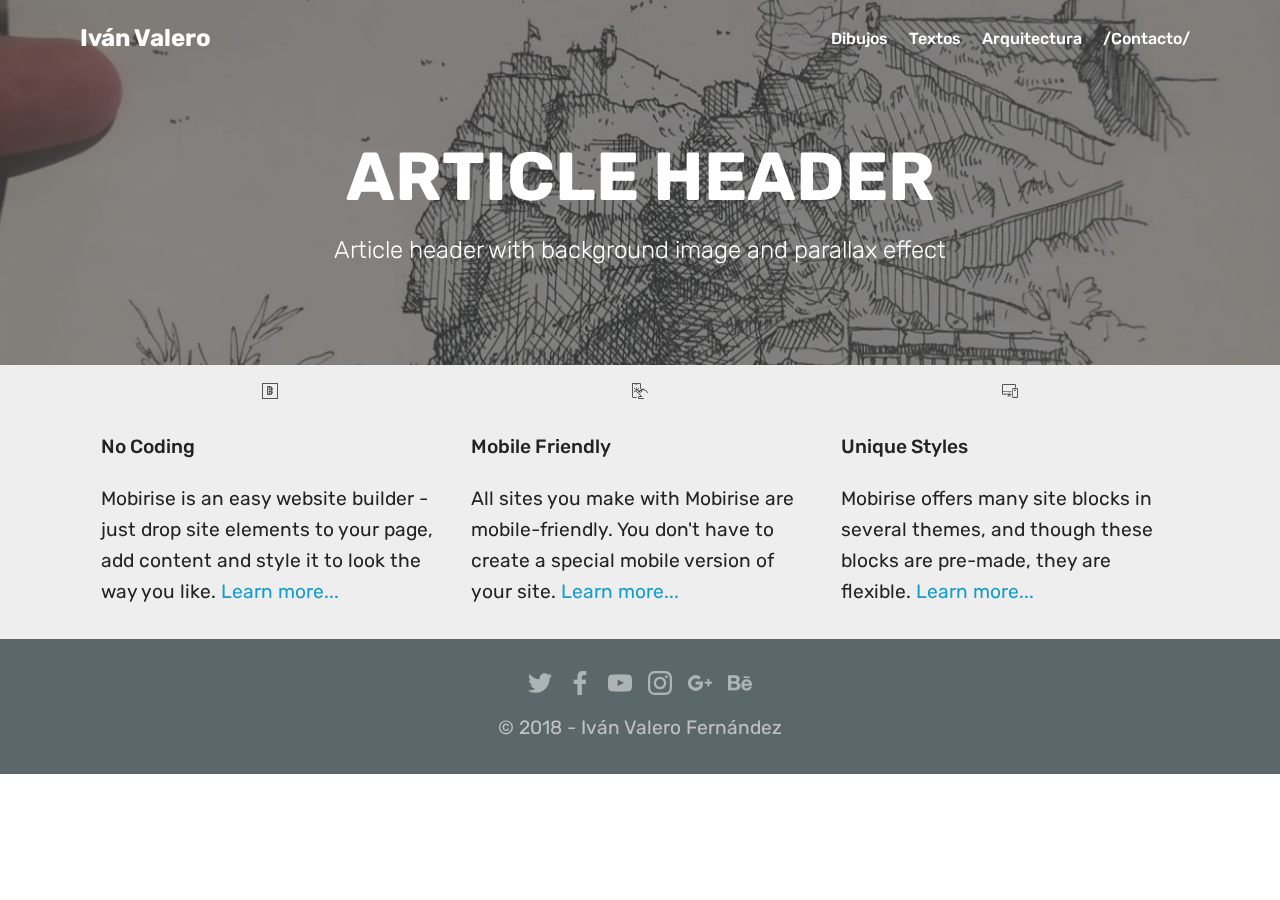
<file: page4.html>
<!DOCTYPE html>
<html >
<head>
  <!-- Site made with Mobirise Website Builder v4.7.6, https://mobirise.com -->
  <meta charset="UTF-8">
  <meta http-equiv="X-UA-Compatible" content="IE=edge">
  <meta name="generator" content="Mobirise v4.7.6, mobirise.com">
  <meta name="viewport" content="width=device-width, initial-scale=1, minimum-scale=1">
  <link rel="shortcut icon" href="assets/images/pen-128x128.png" type="image/x-icon">
  <meta name="description" content="Web Page Generator Description">
  <title>Contacto</title>
  <link rel="stylesheet" href="assets/web/assets/mobirise-icons/mobirise-icons.css">
  <link rel="stylesheet" href="assets/tether/tether.min.css">
  <link rel="stylesheet" href="assets/bootstrap/css/bootstrap.min.css">
  <link rel="stylesheet" href="assets/bootstrap/css/bootstrap-grid.min.css">
  <link rel="stylesheet" href="assets/bootstrap/css/bootstrap-reboot.min.css">
  <link rel="stylesheet" href="assets/socicon/css/styles.css">
  <link rel="stylesheet" href="assets/dropdown/css/style.css">
  <link rel="stylesheet" href="assets/theme/css/style.css">
  <link rel="stylesheet" href="assets/mobirise/css/mbr-additional.css" type="text/css">
  
  
  
</head>
<body>
  <section class="menu cid-qYLtaDvEbm" once="menu" id="menu1-k">

    

    <nav class="navbar navbar-expand beta-menu navbar-dropdown align-items-center navbar-fixed-top navbar-toggleable-sm bg-color transparent">
        <button class="navbar-toggler navbar-toggler-right" type="button" data-toggle="collapse" data-target="#navbarSupportedContent" aria-controls="navbarSupportedContent" aria-expanded="false" aria-label="Toggle navigation">
            <div class="hamburger">
                <span></span>
                <span></span>
                <span></span>
                <span></span>
            </div>
        </button>
        <div class="menu-logo">
            <div class="navbar-brand">
                
                <span class="navbar-caption-wrap"><a class="navbar-caption text-white display-5" href="index.html">
                        Iván Valero</a></span>
            </div>
        </div>
        <div class="collapse navbar-collapse" id="navbarSupportedContent">
            <ul class="navbar-nav nav-dropdown nav-right" data-app-modern-menu="true"><li class="nav-item"><a class="nav-link link text-white display-4" href="page1.html">
                        
                        Dibujos</a></li>
                <li class="nav-item">
                    <a class="nav-link link text-white display-4" href="page2.html">Textos</a>
                </li><li class="nav-item"><a class="nav-link link text-white display-4" href="page3.html">Arquitectura</a></li><li class="nav-item"><a class="nav-link link text-white display-4" href="page4.html">/Contacto/</a></li></ul>
            
        </div>
    </nav>
</section>

<section class="engine"><a href="https://mobirise.me/n">landing page templates</a></section><section class="mbr-section content5 cid-qYU2OMgBo0 mbr-parallax-background" id="content5-m">

    

    <div class="mbr-overlay" style="opacity: 0.5; background-color: rgb(35, 35, 35);">
    </div>

    <div class="container">
        <div class="media-container-row">
            <div class="title col-12 col-md-8">
                <h2 class="align-center mbr-bold mbr-white pb-3 mbr-fonts-style display-1">
                    <br>ARTICLE HEADER
                </h2>
                <h3 class="mbr-section-subtitle align-center mbr-light mbr-white pb-3 mbr-fonts-style display-5">
                    Article header with background image and parallax effect
                </h3>
                
                
            </div>
        </div>
    </div>
</section>

<section class="features5 cid-qYU3AkuJOD" id="features5-r">
    
    

    
    <div class="container">
        <div class="media-container-row">

            <div class="card p-3 col-12 col-md-6 col-lg-4">
                <div class="card-img pb-3">
                    <span class="mbri-bootstrap mbr-iconfont"></span>
                </div>
                <div class="card-box">
                    <h4 class="card-title py-3 mbr-fonts-style display-7">
                        No Coding
                    </h4>
                    <p class="mbr-text mbr-fonts-style display-7">
                       Mobirise is an easy website builder - just drop site elements to your page, add content and style it to look the way you like. <a href="http://mobirise.com">Learn more...</a>
                    </p>
                </div>
            </div>

            <div class="card p-3 col-12 col-md-6 col-lg-4">
                <div class="card-img pb-3">
                    <span class="mbri-touch mbr-iconfont"></span>
                </div>
                <div class="card-box">
                    <h4 class="card-title py-3 mbr-fonts-style display-7">
                        Mobile Friendly
                    </h4>
                    <p class="mbr-text mbr-fonts-style display-7">
                       All sites you make with Mobirise are mobile-friendly. You don't have to create a special mobile version of your site. <a href="http://mobirise.com">Learn more...</a>
                    </p>
                </div>
            </div>

            <div class="card p-3 col-12 col-md-6 col-lg-4">
                <div class="card-img pb-3">
                    <span class="mbri-responsive mbr-iconfont"></span>
                </div>
                <div class="card-box">
                    <h4 class="card-title py-3 mbr-fonts-style display-7">
                        Unique Styles
                    </h4>
                    <p class="mbr-text mbr-fonts-style display-7">
                       Mobirise offers many site blocks in several themes, and though these blocks are pre-made, they are flexible. <a href="http://mobirise.com">Learn more...</a>
                    </p>
                </div>
            </div>

            
        </div>
    </div>
</section>

<section once="" class="cid-qYU2pNoYbT" id="footer7-l">

    

    

    <div class="container">
        <div class="media-container-row align-center mbr-white">
            
            <div class="row social-row">
                <div class="social-list align-right pb-2">
                    
                    
                    
                    
                    
                    
                <div class="soc-item">
                        <a href="https://twitter.com/ivanvalero_?lang=es" target="_blank">
                            <span class="mbr-iconfont mbr-iconfont-social socicon-twitter socicon"></span>
                        </a>
                    </div><div class="soc-item">
                        <a href="https://www.facebook.com/ivanvalero" target="_blank">
                            <span class="mbr-iconfont mbr-iconfont-social socicon-facebook socicon"></span>
                        </a>
                    </div><div class="soc-item">
                        <a href="https://www.youtube.com/user/ivanvalero/videos" target="_blank">
                            <span class="mbr-iconfont mbr-iconfont-social socicon-youtube socicon"></span>
                        </a>
                    </div><div class="soc-item">
                        <a href="https://www.instagram.com/ivan_valero/" target="_blank">
                            <span class="mbr-iconfont mbr-iconfont-social socicon-instagram socicon"></span>
                        </a>
                    </div><div class="soc-item">
                        <a href="https://plus.google.com/+Iv%C3%A1nValeroBandada" target="_blank">
                            <span class="mbr-iconfont mbr-iconfont-social socicon-googleplus socicon"></span>
                        </a>
                    </div><div class="soc-item">
                        <a href="https://www.behance.net/ivanvalero" target="_blank">
                            <span class="mbr-iconfont mbr-iconfont-social socicon-behance socicon"></span>
                        </a>
                    </div></div>
            </div>
            <div class="row row-copirayt">
                <p class="mbr-text mb-0 mbr-fonts-style mbr-white align-center display-7">
                    © 2018 - Iván Valero Fernández</p>
            </div>
        </div>
    </div>
</section>


  <script src="assets/web/assets/jquery/jquery.min.js"></script>
  <script src="assets/popper/popper.min.js"></script>
  <script src="assets/tether/tether.min.js"></script>
  <script src="assets/bootstrap/js/bootstrap.min.js"></script>
  <script src="assets/parallax/jarallax.min.js"></script>
  <script src="assets/dropdown/js/script.min.js"></script>
  <script src="assets/touchswipe/jquery.touch-swipe.min.js"></script>
  <script src="assets/smoothscroll/smooth-scroll.js"></script>
  <script src="assets/theme/js/script.js"></script>
  
  
</body>
</html>
</file>
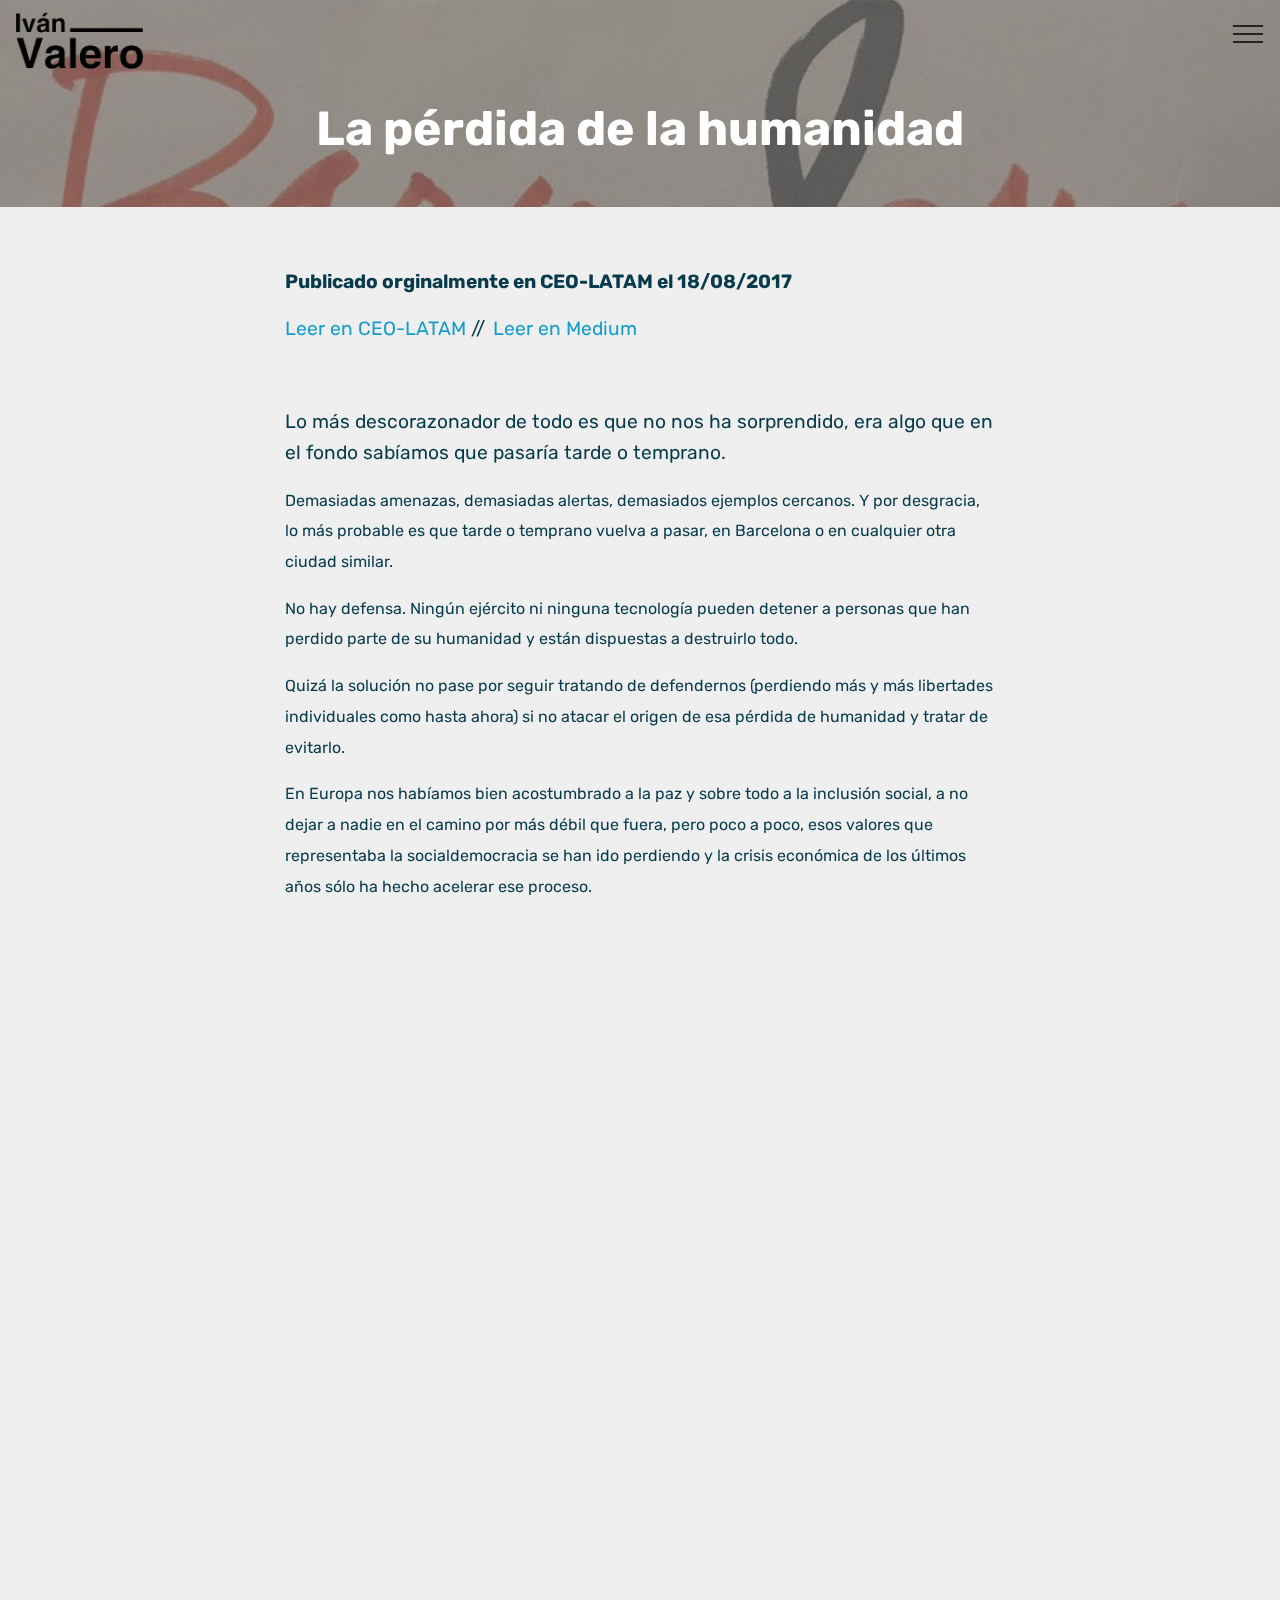
<file: page6.html>
<!DOCTYPE html>
<html  >
<head>
  <!-- Site made with Mobirise Website Builder v4.10.3, https://mobirise.com -->
  <meta charset="UTF-8">
  <meta http-equiv="X-UA-Compatible" content="IE=edge">
  <meta name="generator" content="Mobirise v4.10.3, mobirise.com">
  <meta name="viewport" content="width=device-width, initial-scale=1, minimum-scale=1">
  <link rel="shortcut icon" href="assets/images/ivanvalero-128x128.png" type="image/x-icon">
  <meta name="description" content="Página personal del Arquitecto Iván Valero Fernández. Artículo Se ponchan Llantas Gratis">
  
  <title>Iván Valero - La pérdida de la humanidad</title>
  <link rel="stylesheet" href="assets/web/assets/mobirise-icons/mobirise-icons.css">
  <link rel="stylesheet" href="assets/tether/tether.min.css">
  <link rel="stylesheet" href="assets/bootstrap/css/bootstrap.min.css">
  <link rel="stylesheet" href="assets/bootstrap/css/bootstrap-grid.min.css">
  <link rel="stylesheet" href="assets/bootstrap/css/bootstrap-reboot.min.css">
  <link rel="stylesheet" href="assets/socicon/css/styles.css">
  <link rel="stylesheet" href="assets/animatecss/animate.min.css">
  <link rel="stylesheet" href="assets/dropdown/css/style.css">
  <link rel="stylesheet" href="assets/theme/css/style.css">
  <link rel="stylesheet" href="assets/mobirise/css/mbr-additional.css" type="text/css">
  
  
  
</head>
<body>
  <section class="menu cid-r1mTadEFIc" once="menu" id="menu1-1a">

    

    <nav class="navbar navbar-expand beta-menu navbar-dropdown align-items-center navbar-fixed-top collapsed bg-color transparent">
        <button class="navbar-toggler navbar-toggler-right" type="button" data-toggle="collapse" data-target="#navbarSupportedContent" aria-controls="navbarSupportedContent" aria-expanded="false" aria-label="Toggle navigation">
            <div class="hamburger">
                <span></span>
                <span></span>
                <span></span>
                <span></span>
            </div>
        </button>
        <div class="menu-logo">
            <div class="navbar-brand">
                <span class="navbar-logo">
                    <a href="index.html">
                         <img src="assets/images/ivanvalerosvgd-274x131.png" alt="Mobirise" title="" style="height: 3.8rem;">
                    </a>
                </span>
                
            </div>
        </div>
        <div class="collapse navbar-collapse" id="navbarSupportedContent">
            <ul class="navbar-nav nav-dropdown nav-right" data-app-modern-menu="true"><li class="nav-item"><a class="nav-link link text-black display-4" href="ivanvalerodibujos.html">
                        
                        Dibujos</a></li>
                <li class="nav-item">
                    <a class="nav-link link text-black display-4" href="ivanvalerotextos.html">Textos</a>
                </li><li class="nav-item"><a class="nav-link link text-black display-4" href="ivanvaleroarquitectura.html">Arquitectura</a></li><li class="nav-item"><a class="nav-link link text-black display-4" href="ivanvalerocontacto.html">/ Iván /</a></li></ul>
            
        </div>
    </nav>
</section>

<section class="engine"><a href="https://mobirise.info/k">how to develop free website</a></section><section class="mbr-section content5 cid-r1mTae71kr mbr-parallax-background" id="content5-1b">

    

    <div class="mbr-overlay" style="opacity: 0.7; background-color: rgb(118, 118, 118);">
    </div>

    <div class="container">
        <div class="media-container-row">
            <div class="title col-12 col-md-8">
                <h2 class="align-center mbr-bold mbr-white pb-3 mbr-fonts-style display-2">La pérdida de la humanidad</h2>
                
                
                
            </div>
        </div>
    </div>
</section>

<section class="mbr-section article content1 cid-r1mTaey8cS" id="content1-1c">
    
     

    <div class="container">
        <div class="media-container-row">
            <div class="mbr-text col-12 col-md-8 mbr-fonts-style display-7"><p><strong>Publicado orginalmente en CEO-LATAM el 18/08/2017</strong></p><p><a href="https://www.ceo-latam.com/negocios/liderazgo-direccion/barcelona-la-perdida-humanidad/" target="_blank">Leer en CEO-LATAM</a> //<strong>&nbsp;&nbsp;</strong><a href="https://medium.com/@ivan.valero/barcelona-y-la-p%C3%A9rdida-de-la-humanidad-314f60d5a4a9" target="_blank">Leer en Medium</a></p><p><br></p><p> </p><p>Lo más descorazonador de todo es que no nos ha sorprendido, era algo que en el fondo sabíamos que pasaría tarde o temprano.
</p><p>
<span style="font-size: 1rem;">Demasiadas amenazas, demasiadas alertas, demasiados ejemplos cercanos. Y por desgracia, lo más probable es que tarde o temprano vuelva a pasar, en Barcelona o en cualquier otra ciudad similar.&nbsp;</span></p><p>
<span style="font-size: 1rem;">No hay defensa. Ningún ejército ni ninguna tecnología pueden detener a personas que han perdido parte de su humanidad y están dispuestas a destruirlo todo.&nbsp;</span></p><p>
<span style="font-size: 1rem;">Quizá la solución no pase por seguir tratando de defendernos (perdiendo más y más libertades individuales como hasta ahora) si no atacar el origen de esa pérdida de humanidad y tratar de evitarlo.&nbsp;</span></p><p>
<span style="font-size: 1rem;">En Europa nos habíamos bien acostumbrado a la paz y sobre todo a la inclusión social, a no dejar a nadie en el camino por más débil que fuera, pero poco a poco, esos valores que representaba la socialdemocracia se han ido perdiendo y la crisis económica de los últimos años sólo ha hecho acelerar ese proceso.&nbsp;</span></p><p>
<span style="font-size: 1rem;">Lo que no hace tanto era el mayor activo de los países de la Unión Europea, las personas, ahora se han convertido en un lastre.&nbsp;</span></p><p>
<span style="font-size: 1rem;">Sobra gente (yo mismo no tengo lugar y por eso me encuentro en México) y no cabe nadie más, aunque bloquear las fronteras implique arruinar la dignidad de centenares de personas mientras miramos hacia otro lado y fingimos que nada está ocurriendo.&nbsp;</span></p><p>
<span style="font-size: 1rem;">Hemos pasado de dar valor a cada ser humano a denigrar a demasiados, dentro y fuera, y cuando no tienes lugar y no tienes nada que perder, cuando no eres como los demás, cuando te quitan tu dignidad es relativamente sencillo acabar perdiendo también la humanidad.&nbsp;</span></p><p>
<span style="font-size: 1rem;">Hemos olvidado a las personas y por el camino hemos perdido la paz y cada uno de estos golpes nos da la oportunidad recuperar los valores que nos hicieron fuertes o continuar alejándonos de ellos.&nbsp;</span></p><p>
<span style="font-size: 1rem;">¿Habría ocurrido si no dejáramos morir personas en el Mediterráneo?, ¿si no tuviéramos miles de refugiados a las puertas de Europa esperando un mínimo de dignidad? ¿Si no enviáramos soldados a oriente medio?, ¿si no dejáramos a su suerte a los más débiles? ¿Si aún diéramos valor a todas las personas?&nbsp;</span></p><p>
<span style="font-size: 1rem;">Puede que no, que la locura y la violencia asesina no tenga nada que ver con eso, pero no estaría de más comprobarlo.&nbsp;</span></p><p>
<span style="font-size: 1rem;">Paz en todo el mundo o difícilmente la encontraremos en ninguna parte.&nbsp;</span></p><p></p></div>
        </div>
    </div>
</section>

<section once="" class="cid-r1mTaeT05R" id="footer7-1d">

    

    

    <div class="container">
        <div class="media-container-row align-center mbr-white">
            
            <div class="row social-row">
                <div class="social-list align-right pb-2">
                    
                    
                    
                    
                    
                    
                <div class="soc-item">
                        <a href="https://twitter.com/ivanvalero_?lang=es" target="_blank">
                            <span class="mbr-iconfont mbr-iconfont-social socicon-twitter socicon"></span>
                        </a>
                    </div><div class="soc-item">
                        <a href="https://www.facebook.com/ivanvalero" target="_blank">
                            <span class="mbr-iconfont mbr-iconfont-social socicon-facebook socicon"></span>
                        </a>
                    </div><div class="soc-item">
                        <a href="https://www.youtube.com/user/ivanvalero/videos" target="_blank">
                            <span class="mbr-iconfont mbr-iconfont-social socicon-youtube socicon"></span>
                        </a>
                    </div><div class="soc-item">
                        <a href="https://www.instagram.com/ivan_valero/" target="_blank">
                            <span class="mbr-iconfont mbr-iconfont-social socicon-instagram socicon"></span>
                        </a>
                    </div><div class="soc-item">
                        <a href="https://plus.google.com/+Iv%C3%A1nValeroBandada" target="_blank">
                            <span class="mbr-iconfont mbr-iconfont-social socicon-googleplus socicon"></span>
                        </a>
                    </div><div class="soc-item">
                        <a href="https://www.behance.net/ivanvalero" target="_blank">
                            <span class="mbr-iconfont mbr-iconfont-social socicon-behance socicon"></span>
                        </a>
                    </div></div>
            </div>
            <div class="row row-copirayt">
                <p class="mbr-text mb-0 mbr-fonts-style mbr-white align-center display-4">
                    © 2018 - Iván Valero Fernández</p>
            </div>
        </div>
    </div>
</section>


  <script src="assets/web/assets/jquery/jquery.min.js"></script>
  <script src="assets/popper/popper.min.js"></script>
  <script src="assets/tether/tether.min.js"></script>
  <script src="assets/bootstrap/js/bootstrap.min.js"></script>
  <script src="assets/smoothscroll/smooth-scroll.js"></script>
  <script src="assets/touchswipe/jquery.touch-swipe.min.js"></script>
  <script src="assets/viewportchecker/jquery.viewportchecker.js"></script>
  <script src="assets/parallax/jarallax.min.js"></script>
  <script src="assets/dropdown/js/script.min.js"></script>
  <script src="assets/theme/js/script.js"></script>
  
  
 <div id="scrollToTop" class="scrollToTop mbr-arrow-up"><a style="text-align: center;"><i class="mbr-arrow-up-icon mbr-arrow-up-icon-cm cm-icon cm-icon-smallarrow-up"></i></a></div>
    <input name="animation" type="hidden">
  </body>
</html>
</file>
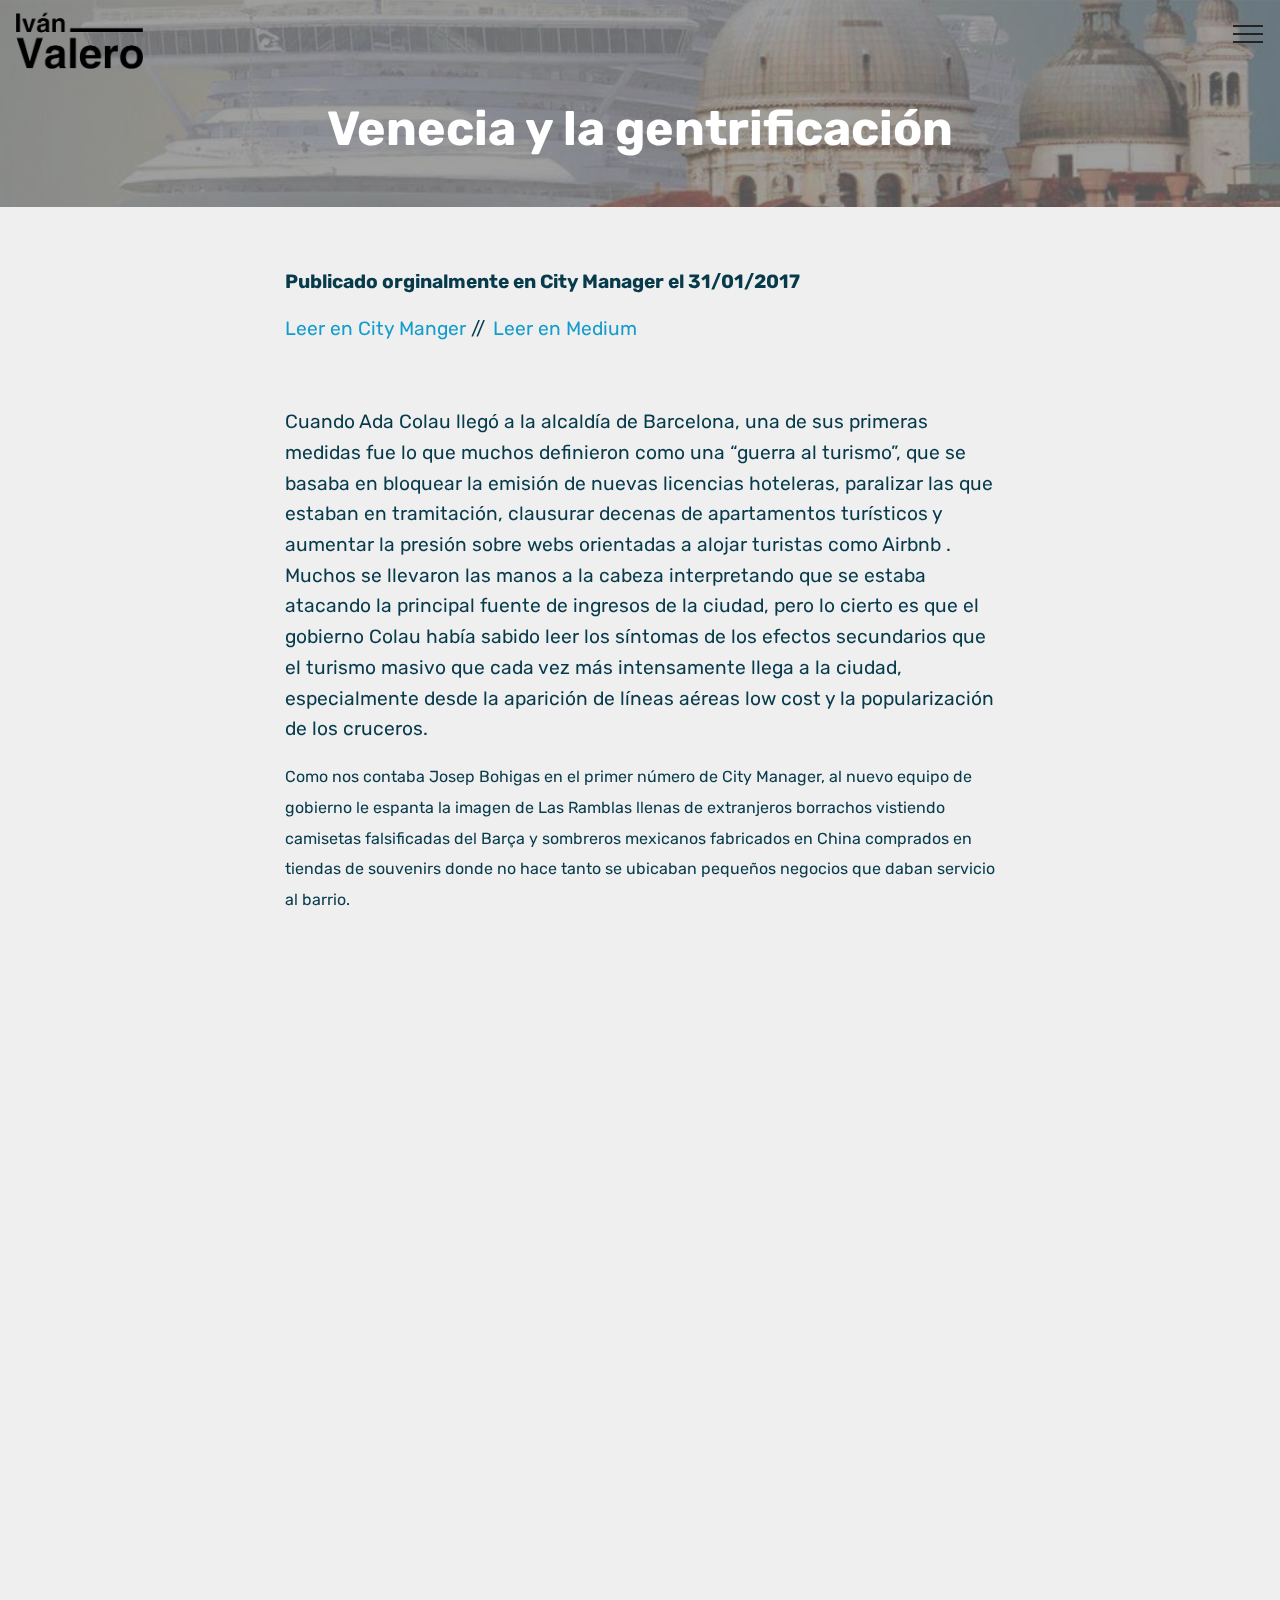
<file: page7.html>
<!DOCTYPE html>
<html  >
<head>
  <!-- Site made with Mobirise Website Builder v4.10.3, https://mobirise.com -->
  <meta charset="UTF-8">
  <meta http-equiv="X-UA-Compatible" content="IE=edge">
  <meta name="generator" content="Mobirise v4.10.3, mobirise.com">
  <meta name="viewport" content="width=device-width, initial-scale=1, minimum-scale=1">
  <link rel="shortcut icon" href="assets/images/ivanvalero-128x128.png" type="image/x-icon">
  <meta name="description" content="Página personal del Arquitecto Iván Valero Fernández. Artículo Se ponchan Llantas Gratis">
  
  <title>Iván Valero - Venecia y la gentrificación</title>
  <link rel="stylesheet" href="assets/web/assets/mobirise-icons/mobirise-icons.css">
  <link rel="stylesheet" href="assets/tether/tether.min.css">
  <link rel="stylesheet" href="assets/bootstrap/css/bootstrap.min.css">
  <link rel="stylesheet" href="assets/bootstrap/css/bootstrap-grid.min.css">
  <link rel="stylesheet" href="assets/bootstrap/css/bootstrap-reboot.min.css">
  <link rel="stylesheet" href="assets/socicon/css/styles.css">
  <link rel="stylesheet" href="assets/animatecss/animate.min.css">
  <link rel="stylesheet" href="assets/dropdown/css/style.css">
  <link rel="stylesheet" href="assets/theme/css/style.css">
  <link rel="stylesheet" href="assets/mobirise/css/mbr-additional.css" type="text/css">
  
  
  
</head>
<body>
  <section class="menu cid-r1mVRvhjS7" once="menu" id="menu1-1e">

    

    <nav class="navbar navbar-expand beta-menu navbar-dropdown align-items-center navbar-fixed-top collapsed bg-color transparent">
        <button class="navbar-toggler navbar-toggler-right" type="button" data-toggle="collapse" data-target="#navbarSupportedContent" aria-controls="navbarSupportedContent" aria-expanded="false" aria-label="Toggle navigation">
            <div class="hamburger">
                <span></span>
                <span></span>
                <span></span>
                <span></span>
            </div>
        </button>
        <div class="menu-logo">
            <div class="navbar-brand">
                <span class="navbar-logo">
                    <a href="index.html">
                         <img src="assets/images/ivanvalerosvgd-274x131.png" alt="Mobirise" title="" style="height: 3.8rem;">
                    </a>
                </span>
                
            </div>
        </div>
        <div class="collapse navbar-collapse" id="navbarSupportedContent">
            <ul class="navbar-nav nav-dropdown nav-right" data-app-modern-menu="true"><li class="nav-item"><a class="nav-link link text-black display-4" href="ivanvalerodibujos.html">
                        
                        Dibujos</a></li>
                <li class="nav-item">
                    <a class="nav-link link text-black display-4" href="ivanvalerotextos.html">Textos</a>
                </li><li class="nav-item"><a class="nav-link link text-black display-4" href="ivanvaleroarquitectura.html">Arquitectura</a></li><li class="nav-item"><a class="nav-link link text-black display-4" href="ivanvalerocontacto.html">/ Iván /</a></li></ul>
            
        </div>
    </nav>
</section>

<section class="engine"><a href="https://mobirise.info/r">free bootstrap template</a></section><section class="mbr-section content5 cid-r1mVRvNq7b mbr-parallax-background" id="content5-1f">

    

    <div class="mbr-overlay" style="opacity: 0.7; background-color: rgb(118, 118, 118);">
    </div>

    <div class="container">
        <div class="media-container-row">
            <div class="title col-12 col-md-8">
                <h2 class="align-center mbr-bold mbr-white pb-3 mbr-fonts-style display-2">Venecia y la gentrificación</h2>
                
                
                
            </div>
        </div>
    </div>
</section>

<section class="mbr-section article content1 cid-r1mVRwgvw1" id="content1-1g">
    
     

    <div class="container">
        <div class="media-container-row">
            <div class="mbr-text col-12 col-md-8 mbr-fonts-style display-7"><p><strong>Publicado orginalmente en City Manager el 31/01/2017</strong></p><p><a href="https://revistacitymanager.com/urbanistica/venecia-ejemplo-la-gentrificacion-turistica/" target="_blank">Leer en City Manger</a> //<strong>&nbsp;&nbsp;</strong><a href="https://medium.com/@ivan.valero/venecia-y-la-gentrificaci%C3%B3n-tur%C3%ADstica-e3434b64d2ca" target="_blank">Leer en Medium</a></p><p><br></p><p> </p><p>Cuando Ada Colau llegó a la alcaldía de Barcelona, una de sus primeras medidas fue lo que muchos definieron como una “guerra al turismo”, que se basaba en bloquear la emisión de nuevas licencias hoteleras, paralizar las que estaban en tramitación, clausurar decenas de apartamentos turísticos y aumentar la presión sobre webs orientadas a alojar turistas como Airbnb . Muchos se llevaron las manos a la cabeza interpretando que se estaba atacando la principal fuente de ingresos de la ciudad, pero lo cierto es que el gobierno Colau había sabido leer los síntomas de los efectos secundarios que el turismo masivo que cada vez más intensamente llega a la ciudad, especialmente desde la aparición de líneas aéreas low cost y la popularización de los cruceros.
</p><p>
<span style="font-size: 1rem;">Como nos contaba Josep Bohigas en el primer número de City Manager, al nuevo equipo de gobierno le espanta la imagen de Las Ramblas llenas de extranjeros borrachos vistiendo camisetas falsificadas del Barça y sombreros mexicanos fabricados en China comprados en tiendas de souvenirs donde no hace tanto se ubicaban pequeños negocios que daban servicio al barrio.&nbsp;</span></p><p>
<span style="font-size: 1rem;">La desaparición de la cultura, la economía y los servicios locales y con ello la expulsión de los residentes de esos barrios que cada vez lo son menos para convertirse en decorados que ofrecer a los turistas, como se puede ver en el recomendable documental Bye Bye Barcelona de Eduardo Chibás, de libre acceso a través de YouTube. Muy presente en cada decisión del nuevo Ayuntamiento, el temor a Barcelona pueda acabar como Venecia.&nbsp;</span></p><p>
<span style="font-size: 1rem;">El Síndrome de Venecia (The Venice Syndrome) Es el nombre de otro premiado documental, donde Andreas Pichler retrata las consecuencias de impulsar la industria del turismo hasta niveles tan extremos que expulsan a sus habitantes y artesanos, sustituyéndolos por falsos habitantes y falsos artesanos que los turistas puedan fotografiar, la experiencia de Venecia nos muestra los riesgos de potenciar un sector como el turismo por encima de todos los demás.&nbsp;</span></p><p>
<span style="font-size: 1rem;">Venecia es de las pocas ciudades con una economía estable que no aumenta de población, sino todo lo contrario. Actualmente cuanta con 58.000 habitantes, un tercio de la población que tenía hace cincuenta años y la cifra se reduce una media de 1.000 habitantes cada año, el número de habitantes más bajo de la ciudad italiana desde la peste de 1438. En contraste, 22 millones de turistas la visitan cada año, y esta cifra, al contrario que la de residentes, aumenta constantemente (en los últimos 15 años, la llegada de turistas en crucero se ha multiplicado por 25)&nbsp;</span></p><p>
<span style="font-size: 1rem;">Tanto World Monuments Found , como la UNESCO y otras muchas organizaciones han hecho reiteradas advertencias de que el modelo de ciudad que está siguiendo Venecia está poniendo en riesgo un patrimonio de la humanidad y si no se invierten las cifras, puede llegar el momento en que Venecia dejará de tener residente y quedará como un decorado, como un museo al aire libre vacío de alma, y es que, como sugería Bohigas, la parte más importante de la ciudad es la que se desarrolla desde las fachadas hacia el interior, su gente y su cultura, si nos olvidamos de eso podemos acabar con una “ciudad europea donde turistas chinos compran a otros chinos máscaras venecianas fabricadas también en China” en una espiral absurda donde los lobbies de tour operadores en connivencia con las autoridades obtienen grandes beneficios.&nbsp;</span></p><p>
<span style="font-size: 1rem;">Efectivamente, lo que ocurre de las fachadas hacia dentro, en el espacio privado, resulta decisivo para el éxito o el colapso de una ciudad. No haber tenido excesivo control sobre ello ha disparado el precio del metro cuadrado en el centro de Venecia hasta los 12.000 €/ m2 (cuatro veces más que en el centro de Madrid)&nbsp;</span></p><p>
<span style="font-size: 1rem;">Con esos números, si no eres propietario de una vivienda, estás condenado a instalarte en una de las ciudades dormitorio de los alrededores (como el caso de Mestre, con casi tres veces más población que la ciudad a la que da servicio).&nbsp;</span></p><p><span style="font-size: 1rem;">Para los propietarios de inmuebles, el panorama no es mucho mejor, la altísima presión inmobiliaria y las demandas turísticas obligan transformar viviendas en hoteles y las panaderías, carnicerías, etc. en tiendas de suvenires. A los que se quedan, se les puede considerar activistas, ya que cada vez tienen menos vecinos a los que conozcan y sobre todo, menos posibilidades para hacer vida urbana.&nbsp;</span><br></p><p>
<span style="font-size: 1rem;">Tiziana Terzi, una de esas activistas, explicaba en una entrevista al diario El País que “Cada vez que un anciano muere, también se muere un poco más Venecia, porque su lugar no será ocupado por un veneciano más joven, sino por un turista”.</span></p><p></p></div>
        </div>
    </div>
</section>

<section once="" class="cid-r1mVRwzBfm" id="footer7-1h">

    

    

    <div class="container">
        <div class="media-container-row align-center mbr-white">
            
            <div class="row social-row">
                <div class="social-list align-right pb-2">
                    
                    
                    
                    
                    
                    
                <div class="soc-item">
                        <a href="https://twitter.com/ivanvalero_?lang=es" target="_blank">
                            <span class="mbr-iconfont mbr-iconfont-social socicon-twitter socicon"></span>
                        </a>
                    </div><div class="soc-item">
                        <a href="https://www.facebook.com/ivanvalero" target="_blank">
                            <span class="mbr-iconfont mbr-iconfont-social socicon-facebook socicon"></span>
                        </a>
                    </div><div class="soc-item">
                        <a href="https://www.youtube.com/user/ivanvalero/videos" target="_blank">
                            <span class="mbr-iconfont mbr-iconfont-social socicon-youtube socicon"></span>
                        </a>
                    </div><div class="soc-item">
                        <a href="https://www.instagram.com/ivan_valero/" target="_blank">
                            <span class="mbr-iconfont mbr-iconfont-social socicon-instagram socicon"></span>
                        </a>
                    </div><div class="soc-item">
                        <a href="https://plus.google.com/+Iv%C3%A1nValeroBandada" target="_blank">
                            <span class="mbr-iconfont mbr-iconfont-social socicon-googleplus socicon"></span>
                        </a>
                    </div><div class="soc-item">
                        <a href="https://www.behance.net/ivanvalero" target="_blank">
                            <span class="mbr-iconfont mbr-iconfont-social socicon-behance socicon"></span>
                        </a>
                    </div></div>
            </div>
            <div class="row row-copirayt">
                <p class="mbr-text mb-0 mbr-fonts-style mbr-white align-center display-4">
                    © 2018 - Iván Valero Fernández</p>
            </div>
        </div>
    </div>
</section>


  <script src="assets/web/assets/jquery/jquery.min.js"></script>
  <script src="assets/popper/popper.min.js"></script>
  <script src="assets/tether/tether.min.js"></script>
  <script src="assets/bootstrap/js/bootstrap.min.js"></script>
  <script src="assets/smoothscroll/smooth-scroll.js"></script>
  <script src="assets/touchswipe/jquery.touch-swipe.min.js"></script>
  <script src="assets/viewportchecker/jquery.viewportchecker.js"></script>
  <script src="assets/parallax/jarallax.min.js"></script>
  <script src="assets/dropdown/js/script.min.js"></script>
  <script src="assets/theme/js/script.js"></script>
  
  
 <div id="scrollToTop" class="scrollToTop mbr-arrow-up"><a style="text-align: center;"><i class="mbr-arrow-up-icon mbr-arrow-up-icon-cm cm-icon cm-icon-smallarrow-up"></i></a></div>
    <input name="animation" type="hidden">
  </body>
</html>
</file>
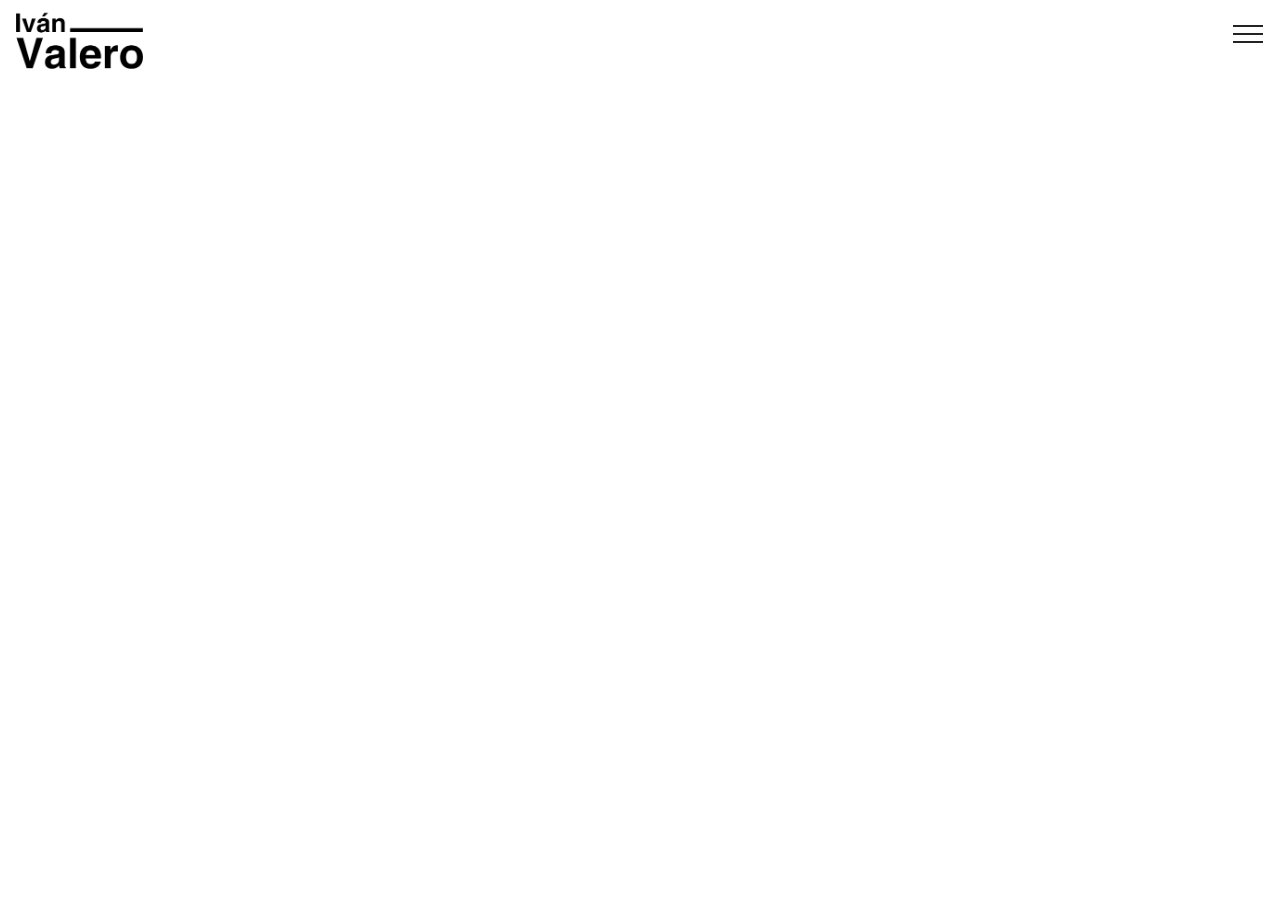
<file: page8.html>
<!DOCTYPE html>
<html  >
<head>
  <!-- Site made with Mobirise Website Builder v4.10.3, https://mobirise.com -->
  <meta charset="UTF-8">
  <meta http-equiv="X-UA-Compatible" content="IE=edge">
  <meta name="generator" content="Mobirise v4.10.3, mobirise.com">
  <meta name="viewport" content="width=device-width, initial-scale=1, minimum-scale=1">
  <link rel="shortcut icon" href="assets/images/ivanvalero-128x128.png" type="image/x-icon">
  <meta name="description" content="Web Builder Description">
  
  <title>Iván Valero - Futura CDMX</title>
  <link rel="stylesheet" href="assets/web/assets/mobirise-icons/mobirise-icons.css">
  <link rel="stylesheet" href="assets/tether/tether.min.css">
  <link rel="stylesheet" href="assets/bootstrap/css/bootstrap.min.css">
  <link rel="stylesheet" href="assets/bootstrap/css/bootstrap-grid.min.css">
  <link rel="stylesheet" href="assets/bootstrap/css/bootstrap-reboot.min.css">
  <link rel="stylesheet" href="assets/dropdown/css/style.css">
  <link rel="stylesheet" href="assets/animatecss/animate.min.css">
  <link rel="stylesheet" href="assets/theme/css/style.css">
  <link rel="stylesheet" href="assets/mobirise/css/mbr-additional.css" type="text/css">
  
  
  
</head>
<body>
  <section class="menu cid-qYLtaDvEbm" once="menu" id="menu1-1r">

    

    <nav class="navbar navbar-expand beta-menu navbar-dropdown align-items-center navbar-fixed-top collapsed bg-color transparent">
        <button class="navbar-toggler navbar-toggler-right" type="button" data-toggle="collapse" data-target="#navbarSupportedContent" aria-controls="navbarSupportedContent" aria-expanded="false" aria-label="Toggle navigation">
            <div class="hamburger">
                <span></span>
                <span></span>
                <span></span>
                <span></span>
            </div>
        </button>
        <div class="menu-logo">
            <div class="navbar-brand">
                <span class="navbar-logo">
                    <a href="index.html">
                         <img src="assets/images/ivanvalerosvgd-274x131.png" alt="Mobirise" title="" style="height: 3.8rem;">
                    </a>
                </span>
                
            </div>
        </div>
        <div class="collapse navbar-collapse" id="navbarSupportedContent">
            <ul class="navbar-nav nav-dropdown nav-right" data-app-modern-menu="true"><li class="nav-item"><a class="nav-link link text-black display-4" href="ivanvalerodibujos.html">
                        
                        Dibujos</a></li>
                <li class="nav-item">
                    <a class="nav-link link text-black display-4" href="ivanvalerotextos.html">Textos</a>
                </li><li class="nav-item"><a class="nav-link link text-black display-4" href="ivanvaleroarquitectura.html">Arquitectura</a></li><li class="nav-item"><a class="nav-link link text-black display-4" href="ivanvalerocontacto.html">/ Iván /</a></li></ul>
            
        </div>
    </nav>
</section>


  <section class="engine"><a href="https://mobirise.info/s">bootstrap theme</a></section><script src="assets/web/assets/jquery/jquery.min.js"></script>
  <script src="assets/popper/popper.min.js"></script>
  <script src="assets/tether/tether.min.js"></script>
  <script src="assets/bootstrap/js/bootstrap.min.js"></script>
  <script src="assets/dropdown/js/script.min.js"></script>
  <script src="assets/touchswipe/jquery.touch-swipe.min.js"></script>
  <script src="assets/viewportchecker/jquery.viewportchecker.js"></script>
  <script src="assets/smoothscroll/smooth-scroll.js"></script>
  <script src="assets/theme/js/script.js"></script>
  
  
 <div id="scrollToTop" class="scrollToTop mbr-arrow-up"><a style="text-align: center;"><i class="mbr-arrow-up-icon mbr-arrow-up-icon-cm cm-icon cm-icon-smallarrow-up"></i></a></div>
    <input name="animation" type="hidden">
  </body>
</html>
</file>
<file: assets/web/assets/mobirise-icons/mobirise-icons.css>
@font-face {
  font-family: 'MobiriseIcons';
  src:  url('mobirise-icons.eot?spat4u');
  src:  url('mobirise-icons.eot?spat4u#iefix') format('embedded-opentype'),
    url('mobirise-icons.ttf?spat4u') format('truetype'),
    url('mobirise-icons.woff?spat4u') format('woff'),
    url('mobirise-icons.svg?spat4u#MobiriseIcons') format('svg');
  font-weight: normal;
  font-style: normal;
}

[class^="mbri-"], [class*=" mbri-"] {
  /* use !important to prevent issues with browser extensions that change fonts */
  font-family: MobiriseIcons !important;
  speak: none;
  font-style: normal;
  font-weight: normal;
  font-variant: normal;
  text-transform: none;
  line-height: 1;

  /* Better Font Rendering =========== */
  -webkit-font-smoothing: antialiased;
  -moz-osx-font-smoothing: grayscale;
}

.mbri-add-submenu:before {
  content: "\e900";
}
.mbri-alert:before {
  content: "\e901";
}
.mbri-align-center:before {
  content: "\e902";
}
.mbri-align-justify:before {
  content: "\e903";
}
.mbri-align-left:before {
  content: "\e904";
}
.mbri-align-right:before {
  content: "\e905";
}
.mbri-android:before {
  content: "\e906";
}
.mbri-apple:before {
  content: "\e907";
}
.mbri-arrow-down:before {
  content: "\e908";
}
.mbri-arrow-next:before {
  content: "\e909";
}
.mbri-arrow-prev:before {
  content: "\e90a";
}
.mbri-arrow-up:before {
  content: "\e90b";
}
.mbri-bold:before {
  content: "\e90c";
}
.mbri-bookmark:before {
  content: "\e90d";
}
.mbri-bootstrap:before {
  content: "\e90e";
}
.mbri-briefcase:before {
  content: "\e90f";
}
.mbri-browse:before {
  content: "\e910";
}
.mbri-bulleted-list:before {
  content: "\e911";
}
.mbri-calendar:before {
  content: "\e912";
}
.mbri-camera:before {
  content: "\e913";
}
.mbri-cart-add:before {
  content: "\e914";
}
.mbri-cart-full:before {
  content: "\e915";
}
.mbri-cash:before {
  content: "\e916";
}
.mbri-change-style:before {
  content: "\e917";
}
.mbri-chat:before {
  content: "\e918";
}
.mbri-clock:before {
  content: "\e919";
}
.mbri-close:before {
  content: "\e91a";
}
.mbri-cloud:before {
  content: "\e91b";
}
.mbri-code:before {
  content: "\e91c";
}
.mbri-contact-form:before {
  content: "\e91d";
}
.mbri-credit-card:before {
  content: "\e91e";
}
.mbri-cursor-click:before {
  content: "\e91f";
}
.mbri-cust-feedback:before {
  content: "\e920";
}
.mbri-database:before {
  content: "\e921";
}
.mbri-delivery:before {
  content: "\e922";
}
.mbri-desktop:before {
  content: "\e923";
}
.mbri-devices:before {
  content: "\e924";
}
.mbri-down:before {
  content: "\e925";
}
.mbri-download:before {
  content: "\e989";
}
.mbri-drag-n-drop:before {
  content: "\e927";
}
.mbri-drag-n-drop2:before {
  content: "\e928";
}
.mbri-edit:before {
  content: "\e929";
}
.mbri-edit2:before {
  content: "\e92a";
}
.mbri-error:before {
  content: "\e92b";
}
.mbri-extension:before {
  content: "\e92c";
}
.mbri-features:before {
  content: "\e92d";
}
.mbri-file:before {
  content: "\e92e";
}
.mbri-flag:before {
  content: "\e92f";
}
.mbri-folder:before {
  content: "\e930";
}
.mbri-gift:before {
  content: "\e931";
}
.mbri-github:before {
  content: "\e932";
}
.mbri-globe:before {
  content: "\e933";
}
.mbri-globe-2:before {
  content: "\e934";
}
.mbri-growing-chart:before {
  content: "\e935";
}
.mbri-hearth:before {
  content: "\e936";
}
.mbri-help:before {
  content: "\e937";
}
.mbri-home:before {
  content: "\e938";
}
.mbri-hot-cup:before {
  content: "\e939";
}
.mbri-idea:before {
  content: "\e93a";
}
.mbri-image-gallery:before {
  content: "\e93b";
}
.mbri-image-slider:before {
  content: "\e93c";
}
.mbri-info:before {
  content: "\e93d";
}
.mbri-italic:before {
  content: "\e93e";
}
.mbri-key:before {
  content: "\e93f";
}
.mbri-laptop:before {
  content: "\e940";
}
.mbri-layers:before {
  content: "\e941";
}
.mbri-left-right:before {
  content: "\e942";
}
.mbri-left:before {
  content: "\e943";
}
.mbri-letter:before {
  content: "\e944";
}
.mbri-like:before {
  content: "\e945";
}
.mbri-link:before {
  content: "\e946";
}
.mbri-lock:before {
  content: "\e947";
}
.mbri-login:before {
  content: "\e948";
}
.mbri-logout:before {
  content: "\e949";
}
.mbri-magic-stick:before {
  content: "\e94a";
}
.mbri-map-pin:before {
  content: "\e94b";
}
.mbri-menu:before {
  content: "\e94c";
}
.mbri-mobile:before {
  content: "\e94d";
}
.mbri-mobile2:before {
  content: "\e94e";
}
.mbri-mobirise:before {
  content: "\e94f";
}
.mbri-more-horizontal:before {
  content: "\e950";
}
.mbri-more-vertical:before {
  content: "\e951";
}
.mbri-music:before {
  content: "\e952";
}
.mbri-new-file:before {
  content: "\e953";
}
.mbri-numbered-list:before {
  content: "\e954";
}
.mbri-opened-folder:before {
  content: "\e955";
}
.mbri-pages:before {
  content: "\e956";
}
.mbri-paper-plane:before {
  content: "\e957";
}
.mbri-paperclip:before {
  content: "\e958";
}
.mbri-photo:before {
  content: "\e959";
}
.mbri-photos:before {
  content: "\e95a";
}
.mbri-pin:before {
  content: "\e95b";
}
.mbri-play:before {
  content: "\e95c";
}
.mbri-plus:before {
  content: "\e95d";
}
.mbri-preview:before {
  content: "\e95e";
}
.mbri-print:before {
  content: "\e95f";
}
.mbri-protect:before {
  content: "\e960";
}
.mbri-question:before {
  content: "\e961";
}
.mbri-quote-left:before {
  content: "\e962";
}
.mbri-quote-right:before {
  content: "\e963";
}
.mbri-refresh:before {
  content: "\e964";
}
.mbri-responsive:before {
  content: "\e965";
}
.mbri-right:before {
  content: "\e966";
}
.mbri-rocket:before {
  content: "\e967";
}
.mbri-sad-face:before {
  content: "\e968";
}
.mbri-sale:before {
  content: "\e969";
}
.mbri-save:before {
  content: "\e96a";
}
.mbri-search:before {
  content: "\e96b";
}
.mbri-setting:before {
  content: "\e96c";
}
.mbri-setting2:before {
  content: "\e96d";
}
.mbri-setting3:before {
  content: "\e96e";
}
.mbri-share:before {
  content: "\e96f";
}
.mbri-shopping-bag:before {
  content: "\e970";
}
.mbri-shopping-basket:before {
  content: "\e971";
}
.mbri-shopping-cart:before {
  content: "\e972";
}
.mbri-sites:before {
  content: "\e973";
}
.mbri-smile-face:before {
  content: "\e974";
}
.mbri-speed:before {
  content: "\e975";
}
.mbri-star:before {
  content: "\e976";
}
.mbri-success:before {
  content: "\e977";
}
.mbri-sun:before {
  content: "\e978";
}
.mbri-sun2:before {
  content: "\e979";
}
.mbri-tablet:before {
  content: "\e97a";
}
.mbri-tablet-vertical:before {
  content: "\e97b";
}
.mbri-target:before {
  content: "\e97c";
}
.mbri-timer:before {
  content: "\e97d";
}
.mbri-to-ftp:before {
  content: "\e97e";
}
.mbri-to-local-drive:before {
  content: "\e97f";
}
.mbri-touch-swipe:before {
  content: "\e980";
}
.mbri-touch:before {
  content: "\e981";
}
.mbri-trash:before {
  content: "\e982";
}
.mbri-underline:before {
  content: "\e983";
}
.mbri-unlink:before {
  content: "\e984";
}
.mbri-unlock:before {
  content: "\e985";
}
.mbri-up-down:before {
  content: "\e986";
}
.mbri-up:before {
  content: "\e987";
}
.mbri-update:before {
  content: "\e988";
}
.mbri-upload:before {
 content: "\e926"; 
}
.mbri-user:before {
  content: "\e98a";
}
.mbri-user2:before {
  content: "\e98b";
}
.mbri-users:before {
  content: "\e98c";
}
.mbri-video:before {
  content: "\e98d";
}
.mbri-video-play:before {
  content: "\e98e";
}
.mbri-watch:before {
  content: "\e98f";
}
.mbri-website-theme:before {
  content: "\e990";
}
.mbri-wifi:before {
  content: "\e991";
}
.mbri-windows:before {
  content: "\e992";
}
.mbri-zoom-out:before {
  content: "\e993";
}
.mbri-redo:before {
  content: "\e994";
}
.mbri-undo:before {
  content: "\e995";
}
</file>
<file: assets/socicon/css/styles.css>
@charset "UTF-8";

@font-face {
  font-family: "socicon";
  src:url("../fonts/socicon.eot");
  src:url("../fonts/socicon.eot?#iefix") format("embedded-opentype"),
    url("../fonts/socicon.woff") format("woff"),
    url("../fonts/socicon.ttf") format("truetype"),
    url("../fonts/socicon.svg#socicon") format("svg");
  font-weight: normal;
  font-style: normal;

}

[data-icon]:before {
  font-family: "socicon" !important;
  content: attr(data-icon);
  font-style: normal !important;
  font-weight: normal !important;
  font-variant: normal !important;
  text-transform: none !important;
  speak: none;
  line-height: 1;
  -webkit-font-smoothing: antialiased;
  -moz-osx-font-smoothing: grayscale;
}

[class^="socicon-"]:before,
[class*=" socicon-"]:before {
  font-family: "socicon" !important;
  font-style: normal !important;
  font-weight: normal !important;
  font-variant: normal !important;
  text-transform: none !important;
  speak: none;
  line-height: 1;
  -webkit-font-smoothing: antialiased;
  -moz-osx-font-smoothing: grayscale;
}

.socicon-modelmayhem:before {
  content: "\e000";
}
.socicon-mixcloud:before {
  content: "\e001";
}
.socicon-drupal:before {
  content: "\e002";
}
.socicon-swarm:before {
  content: "\e003";
}
.socicon-istock:before {
  content: "\e004";
}
.socicon-yammer:before {
  content: "\e005";
}
.socicon-ello:before {
  content: "\e006";
}
.socicon-stackoverflow:before {
  content: "\e007";
}
.socicon-persona:before {
  content: "\e008";
}
.socicon-triplej:before {
  content: "\e009";
}
.socicon-houzz:before {
  content: "\e00a";
}
.socicon-rss:before {
  content: "\e00b";
}
.socicon-paypal:before {
  content: "\e00c";
}
.socicon-odnoklassniki:before {
  content: "\e00d";
}
.socicon-airbnb:before {
  content: "\e00e";
}
.socicon-periscope:before {
  content: "\e00f";
}
.socicon-outlook:before {
  content: "\e010";
}
.socicon-coderwall:before {
  content: "\e011";
}
.socicon-tripadvisor:before {
  content: "\e012";
}
.socicon-appnet:before {
  content: "\e013";
}
.socicon-goodreads:before {
  content: "\e014";
}
.socicon-tripit:before {
  content: "\e015";
}
.socicon-lanyrd:before {
  content: "\e016";
}
.socicon-slideshare:before {
  content: "\e017";
}
.socicon-buffer:before {
  content: "\e018";
}
.socicon-disqus:before {
  content: "\e019";
}
.socicon-vkontakte:before {
  content: "\e01a";
}
.socicon-whatsapp:before {
  content: "\e01b";
}
.socicon-patreon:before {
  content: "\e01c";
}
.socicon-storehouse:before {
  content: "\e01d";
}
.socicon-pocket:before {
  content: "\e01e";
}
.socicon-mail:before {
  content: "\e01f";
}
.socicon-blogger:before {
  content: "\e020";
}
.socicon-technorati:before {
  content: "\e021";
}
.socicon-reddit:before {
  content: "\e022";
}
.socicon-dribbble:before {
  content: "\e023";
}
.socicon-stumbleupon:before {
  content: "\e024";
}
.socicon-digg:before {
  content: "\e025";
}
.socicon-envato:before {
  content: "\e026";
}
.socicon-behance:before {
  content: "\e027";
}
.socicon-delicious:before {
  content: "\e028";
}
.socicon-deviantart:before {
  content: "\e029";
}
.socicon-forrst:before {
  content: "\e02a";
}
.socicon-play:before {
  content: "\e02b";
}
.socicon-zerply:before {
  content: "\e02c";
}
.socicon-wikipedia:before {
  content: "\e02d";
}
.socicon-apple:before {
  content: "\e02e";
}
.socicon-flattr:before {
  content: "\e02f";
}
.socicon-github:before {
  content: "\e030";
}
.socicon-renren:before {
  content: "\e031";
}
.socicon-friendfeed:before {
  content: "\e032";
}
.socicon-newsvine:before {
  content: "\e033";
}
.socicon-identica:before {
  content: "\e034";
}
.socicon-bebo:before {
  content: "\e035";
}
.socicon-zynga:before {
  content: "\e036";
}
.socicon-steam:before {
  content: "\e037";
}
.socicon-xbox:before {
  content: "\e038";
}
.socicon-windows:before {
  content: "\e039";
}
.socicon-qq:before {
  content: "\e03a";
}
.socicon-douban:before {
  content: "\e03b";
}
.socicon-meetup:before {
  content: "\e03c";
}
.socicon-playstation:before {
  content: "\e03d";
}
.socicon-android:before {
  content: "\e03e";
}
.socicon-snapchat:before {
  content: "\e03f";
}
.socicon-twitter:before {
  content: "\e040";
}
.socicon-facebook:before {
  content: "\e041";
}
.socicon-googleplus:before {
  content: "\e042";
}
.socicon-pinterest:before {
  content: "\e043";
}
.socicon-foursquare:before {
  content: "\e044";
}
.socicon-yahoo:before {
  content: "\e045";
}
.socicon-skype:before {
  content: "\e046";
}
.socicon-yelp:before {
  content: "\e047";
}
.socicon-feedburner:before {
  content: "\e048";
}
.socicon-linkedin:before {
  content: "\e049";
}
.socicon-viadeo:before {
  content: "\e04a";
}
.socicon-xing:before {
  content: "\e04b";
}
.socicon-myspace:before {
  content: "\e04c";
}
.socicon-soundcloud:before {
  content: "\e04d";
}
.socicon-spotify:before {
  content: "\e04e";
}
.socicon-grooveshark:before {
  content: "\e04f";
}
.socicon-lastfm:before {
  content: "\e050";
}
.socicon-youtube:before {
  content: "\e051";
}
.socicon-vimeo:before {
  content: "\e052";
}
.socicon-dailymotion:before {
  content: "\e053";
}
.socicon-vine:before {
  content: "\e054";
}
.socicon-flickr:before {
  content: "\e055";
}
.socicon-500px:before {
  content: "\e056";
}
.socicon-wordpress:before {
  content: "\e058";
}
.socicon-tumblr:before {
  content: "\e059";
}
.socicon-twitch:before {
  content: "\e05a";
}
.socicon-8tracks:before {
  content: "\e05b";
}
.socicon-amazon:before {
  content: "\e05c";
}
.socicon-icq:before {
  content: "\e05d";
}
.socicon-smugmug:before {
  content: "\e05e";
}
.socicon-ravelry:before {
  content: "\e05f";
}
.socicon-weibo:before {
  content: "\e060";
}
.socicon-baidu:before {
  content: "\e061";
}
.socicon-angellist:before {
  content: "\e062";
}
.socicon-ebay:before {
  content: "\e063";
}
.socicon-imdb:before {
  content: "\e064";
}
.socicon-stayfriends:before {
  content: "\e065";
}
.socicon-residentadvisor:before {
  content: "\e066";
}
.socicon-google:before {
  content: "\e067";
}
.socicon-yandex:before {
  content: "\e068";
}
.socicon-sharethis:before {
  content: "\e069";
}
.socicon-bandcamp:before {
  content: "\e06a";
}
.socicon-itunes:before {
  content: "\e06b";
}
.socicon-deezer:before {
  content: "\e06c";
}
.socicon-telegram:before {
  content: "\e06e";
}
.socicon-openid:before {
  content: "\e06f";
}
.socicon-amplement:before {
  content: "\e070";
}
.socicon-viber:before {
  content: "\e071";
}
.socicon-zomato:before {
  content: "\e072";
}
.socicon-draugiem:before {
  content: "\e074";
}
.socicon-endomodo:before {
  content: "\e075";
}
.socicon-filmweb:before {
  content: "\e076";
}
.socicon-stackexchange:before {
  content: "\e077";
}
.socicon-wykop:before {
  content: "\e078";
}
.socicon-teamspeak:before {
  content: "\e079";
}
.socicon-teamviewer:before {
  content: "\e07a";
}
.socicon-ventrilo:before {
  content: "\e07b";
}
.socicon-younow:before {
  content: "\e07c";
}
.socicon-raidcall:before {
  content: "\e07d";
}
.socicon-mumble:before {
  content: "\e07e";
}
.socicon-medium:before {
  content: "\e06d";
}
.socicon-bebee:before {
  content: "\e07f";
}
.socicon-hitbox:before {
  content: "\e080";
}
.socicon-reverbnation:before {
  content: "\e081";
}
.socicon-formulr:before {
  content: "\e082";
}
.socicon-instagram:before {
  content: "\e057";
}
.socicon-battlenet:before {
  content: "\e083";
}
.socicon-chrome:before {
  content: "\e084";
}
.socicon-discord:before {
  content: "\e086";
}
.socicon-issuu:before {
  content: "\e087";
}
.socicon-macos:before {
  content: "\e088";
}
.socicon-firefox:before {
  content: "\e089";
}
.socicon-opera:before {
  content: "\e08d";
}
.socicon-keybase:before {
  content: "\e090";
}
.socicon-alliance:before {
  content: "\e091";
}
.socicon-livejournal:before {
  content: "\e092";
}
.socicon-googlephotos:before {
  content: "\e093";
}
.socicon-horde:before {
  content: "\e094";
}
.socicon-etsy:before {
  content: "\e095";
}
.socicon-zapier:before {
  content: "\e096";
}
.socicon-google-scholar:before {
  content: "\e097";
}
.socicon-researchgate:before {
  content: "\e098";
}
.socicon-wechat:before {
  content: "\e099";
}
.socicon-strava:before {
  content: "\e09a";
}
.socicon-line:before {
  content: "\e09b";
}
.socicon-lyft:before {
  content: "\e09c";
}
.socicon-uber:before {
  content: "\e09d";
}
.socicon-songkick:before {
  content: "\e09e";
}
.socicon-viewbug:before {
  content: "\e09f";
}
.socicon-googlegroups:before {
  content: "\e0a0";
}
.socicon-quora:before {
  content: "\e073";
}
.socicon-diablo:before {
  content: "\e085";
}
.socicon-blizzard:before {
  content: "\e0a1";
}
.socicon-hearthstone:before {
  content: "\e08b";
}
.socicon-heroes:before {
  content: "\e08a";
}
.socicon-overwatch:before {
  content: "\e08c";
}
.socicon-warcraft:before {
  content: "\e08e";
}
.socicon-starcraft:before {
  content: "\e08f";
}
.socicon-beam:before {
  content: "\e0a2";
}
.socicon-curse:before {
  content: "\e0a3";
}
.socicon-player:before {
  content: "\e0a4";
}
.socicon-streamjar:before {
  content: "\e0a5";
}
.socicon-nintendo:before {
  content: "\e0a6";
}
.socicon-hellocoton:before {
  content: "\e0a7";
}
</file>
<file: assets/dropdown/css/style.css>
.navbar-dropdown {
  left: 0;
  padding: 0;
  position: absolute;
  right: 0;
  top: 0;
  transition: all 0.45s ease;
  z-index: 1030;
  background: #282828; }
  .navbar-dropdown .navbar-logo {
    margin-right: 0.8rem;
    transition: margin 0.3s ease-in-out;
    vertical-align: middle; }
    .navbar-dropdown .navbar-logo img {
      height: 3.125rem;
      transition: all 0.3s ease-in-out; }
    .navbar-dropdown .navbar-logo.mbr-iconfont {
      font-size: 3.125rem;
      line-height: 3.125rem; }
  .navbar-dropdown .navbar-caption {
    font-weight: 700;
    white-space: normal;
    vertical-align: -4px;
    line-height: 3.125rem !important; }
    .navbar-dropdown .navbar-caption, .navbar-dropdown .navbar-caption:hover {
      color: inherit;
      text-decoration: none; }
  .navbar-dropdown .mbr-iconfont + .navbar-caption {
    vertical-align: -1px; }
  .navbar-dropdown.navbar-fixed-top {
    position: fixed; }
  .navbar-dropdown .navbar-brand span {
    vertical-align: -4px; }
  .navbar-dropdown.bg-color.transparent {
    background: none; }
  .navbar-dropdown.navbar-short .navbar-brand {
    padding: 0.625rem 0; }
    .navbar-dropdown.navbar-short .navbar-brand span {
      vertical-align: -1px; }
  .navbar-dropdown.navbar-short .navbar-caption {
    line-height: 2.375rem !important;
    vertical-align: -2px; }
  .navbar-dropdown.navbar-short .navbar-logo {
    margin-right: 0.5rem; }
    .navbar-dropdown.navbar-short .navbar-logo img {
      height: 2.375rem; }
    .navbar-dropdown.navbar-short .navbar-logo.mbr-iconfont {
      font-size: 2.375rem;
      line-height: 2.375rem; }
  .navbar-dropdown.navbar-short .mbr-table-cell {
    height: 3.625rem; }
  .navbar-dropdown .navbar-close {
    left: 0.6875rem;
    position: fixed;
    top: 0.75rem;
    z-index: 1000; }
  .navbar-dropdown .hamburger-icon {
    content: "";
    display: inline-block;
    vertical-align: middle;
    width: 16px;
    -webkit-box-shadow: 0 -6px 0 1px #282828,0 0 0 1px #282828,0 6px 0 1px #282828;
    -moz-box-shadow: 0 -6px 0 1px #282828,0 0 0 1px #282828,0 6px 0 1px #282828;
    box-shadow: 0 -6px 0 1px #282828,0 0 0 1px #282828,0 6px 0 1px #282828; }

.dropdown-menu .dropdown-toggle[data-toggle="dropdown-submenu"]::after {
  border-bottom: 0.35em solid transparent;
  border-left: 0.35em solid;
  border-right: 0;
  border-top: 0.35em solid transparent;
  margin-left: 0.3rem; }

.dropdown-menu .dropdown-item:focus {
  outline: 0; }

.nav-dropdown {
  font-size: 0.75rem;
  font-weight: 500;
  height: auto !important; }
  .nav-dropdown .nav-btn {
    padding-left: 1rem; }
  .nav-dropdown .link {
    margin: .667em 1.667em;
    font-weight: 500;
    padding: 0;
    transition: color .2s ease-in-out; }
    .nav-dropdown .link.dropdown-toggle {
      margin-right: 2.583em; }
      .nav-dropdown .link.dropdown-toggle::after {
        margin-left: .25rem;
        border-top: 0.35em solid;
        border-right: 0.35em solid transparent;
        border-left: 0.35em solid transparent;
        border-bottom: 0; }
      .nav-dropdown .link.dropdown-toggle[aria-expanded="true"] {
        margin: 0;
        padding: 0.667em 3.263em  0.667em 1.667em; }
  .nav-dropdown .link::after,
  .nav-dropdown .dropdown-item::after {
    color: inherit; }
  .nav-dropdown .btn {
    font-size: 0.75rem;
    font-weight: 700;
    letter-spacing: 0;
    margin-bottom: 0;
    padding-left: 1.25rem;
    padding-right: 1.25rem; }
  .nav-dropdown .dropdown-menu {
    border-radius: 0;
    border: 0;
    left: 0;
    margin: 0;
    padding-bottom: 1.25rem;
    padding-top: 1.25rem;
    position: relative; }
  .nav-dropdown .dropdown-submenu {
    margin-left: 0.125rem;
    top: 0; }
  .nav-dropdown .dropdown-item {
    font-weight: 500;
    line-height: 2;
    padding: 0.3846em 4.615em 0.3846em 1.5385em;
    position: relative;
    transition: color .2s ease-in-out, background-color .2s ease-in-out; }
    .nav-dropdown .dropdown-item::after {
      margin-top: -0.3077em;
      position: absolute;
      right: 1.1538em;
      top: 50%; }
    .nav-dropdown .dropdown-item:focus, .nav-dropdown .dropdown-item:hover {
      background: none; }

@media (max-width: 767px) {
  .nav-dropdown.navbar-toggleable-sm {
    bottom: 0;
    display: none;
    left: 0;
    overflow-x: hidden;
    position: fixed;
    top: 0;
    transform: translateX(-100%);
    -ms-transform: translateX(-100%);
    -webkit-transform: translateX(-100%);
    width: 18.75rem;
    z-index: 999; } }
.nav-dropdown.navbar-toggleable-xl {
  bottom: 0;
  display: none;
  left: 0;
  overflow-x: hidden;
  position: fixed;
  top: 0;
  transform: translateX(-100%);
  -ms-transform: translateX(-100%);
  -webkit-transform: translateX(-100%);
  width: 18.75rem;
  z-index: 999; }

.nav-dropdown-sm {
  display: block !important;
  overflow-x: hidden;
  overflow: auto;
  padding-top: 3.875rem; }
  .nav-dropdown-sm::after {
    content: "";
    display: block;
    height: 3rem;
    width: 100%; }
  .nav-dropdown-sm.collapse.in ~ .navbar-close {
    display: block !important; }
  .nav-dropdown-sm.collapsing, .nav-dropdown-sm.collapse.in {
    transform: translateX(0);
    -ms-transform: translateX(0);
    -webkit-transform: translateX(0);
    transition: all 0.25s ease-out;
    -webkit-transition: all 0.25s ease-out;
    background: #282828; }
  .nav-dropdown-sm.collapsing[aria-expanded="false"] {
    transform: translateX(-100%);
    -ms-transform: translateX(-100%);
    -webkit-transform: translateX(-100%); }
  .nav-dropdown-sm .nav-item {
    display: block;
    margin-left: 0 !important;
    padding-left: 0; }
  .nav-dropdown-sm .link,
  .nav-dropdown-sm .dropdown-item {
    border-top: 1px dotted rgba(255, 255, 255, 0.1);
    font-size: 0.8125rem;
    line-height: 1.6;
    margin: 0 !important;
    padding: 0.875rem 2.4rem 0.875rem 1.5625rem !important;
    position: relative;
    white-space: normal; }
    .nav-dropdown-sm .link:focus, .nav-dropdown-sm .link:hover,
    .nav-dropdown-sm .dropdown-item:focus,
    .nav-dropdown-sm .dropdown-item:hover {
      background: rgba(0, 0, 0, 0.2) !important;
      color: #c0a375; }
  .nav-dropdown-sm .nav-btn {
    position: relative;
    padding: 1.5625rem 1.5625rem 0 1.5625rem; }
    .nav-dropdown-sm .nav-btn::before {
      border-top: 1px dotted rgba(255, 255, 255, 0.1);
      content: "";
      left: 0;
      position: absolute;
      top: 0;
      width: 100%; }
    .nav-dropdown-sm .nav-btn + .nav-btn {
      padding-top: 0.625rem; }
      .nav-dropdown-sm .nav-btn + .nav-btn::before {
        display: none; }
  .nav-dropdown-sm .btn {
    padding: 0.625rem 0; }
  .nav-dropdown-sm .dropdown-toggle[data-toggle="dropdown-submenu"]::after {
    margin-left: .25rem;
    border-top: 0.35em solid;
    border-right: 0.35em solid transparent;
    border-left: 0.35em solid transparent;
    border-bottom: 0; }
  .nav-dropdown-sm .dropdown-toggle[data-toggle="dropdown-submenu"][aria-expanded="true"]::after {
    border-top: 0;
    border-right: 0.35em solid transparent;
    border-left: 0.35em solid transparent;
    border-bottom: 0.35em solid; }
  .nav-dropdown-sm .dropdown-menu {
    margin: 0;
    padding: 0;
    position: relative;
    top: 0;
    left: 0;
    width: 100%;
    border: 0;
    float: none;
    border-radius: 0;
    background: none; }
  .nav-dropdown-sm .dropdown-submenu {
    left: 100%;
    margin-left: 0.125rem;
    margin-top: -1.25rem;
    top: 0; }

.navbar-toggleable-sm .nav-dropdown .dropdown-menu {
  position: absolute; }

.navbar-toggleable-sm .nav-dropdown .dropdown-submenu {
  left: 100%;
  margin-left: 0.125rem;
  margin-top: -1.25rem;
  top: 0; }

.navbar-toggleable-sm.opened .nav-dropdown .dropdown-menu {
  position: relative; }

.navbar-toggleable-sm.opened .nav-dropdown .dropdown-submenu {
  left: 0;
  margin-left: 00rem;
  margin-top: 0rem;
  top: 0; }

.is-builder .nav-dropdown.collapsing {
  transition: none !important; }

/*# sourceMappingURL=style.css.map */
</file>
<file: assets/theme/css/style.css>
/*!
 * Mobirise v4 theme (https://mobirise.com/)
 * Copyright 2017 Mobirise
 */
section {
  background-color: #eeeeee; }

section,
.container,
.container-fluid {
  position: relative;
  word-wrap: break-word; }

a.mbr-iconfont:hover {
  text-decoration: none; }

.article .lead p, .article .lead ul, .article .lead ol, .article .lead pre, .article .lead blockquote {
  margin-bottom: 0; }

a {
  font-style: normal;
  font-weight: 400;
  cursor: pointer; }
  a, a:hover {
    text-decoration: none; }

figure {
  margin-bottom: 0; }

body {
  color: #232323; }

h1, h2, h3, h4, h5, h6,
.h1, .h2, .h3, .h4, .h5, .h6,
.display-1, .display-2, .display-3, .display-4 {
  line-height: 1;
  word-break: break-word;
  word-wrap: break-word; }

b, strong {
  font-weight: bold; }

blockquote {
  padding: 10px 0 10px 20px;
  position: relative;
  border-left: 2px solid;
  border-color: #ff3366; }

input:-webkit-autofill, input:-webkit-autofill:hover, input:-webkit-autofill:focus, input:-webkit-autofill:active {
  transition-delay: 9999s;
  transition-property: background-color, color; }

textarea[type="hidden"] {
  display: none; }

body {
  position: relative; }

section {
  background-position: 50% 50%;
  background-repeat: no-repeat;
  background-size: cover; }
  section .mbr-background-video,
  section .mbr-background-video-preview {
    position: absolute;
    bottom: 0;
    left: 0;
    right: 0;
    top: 0; }

.hidden {
  visibility: hidden; }

.mbr-z-index20 {
  z-index: 20; }

/*! Base colors */
.mbr-white {
  color: #ffffff; }

.mbr-black {
  color: #000000; }

.mbr-bg-white {
  background-color: #ffffff; }

.mbr-bg-black {
  background-color: #000000; }

/*! Text-aligns */
.align-left {
  text-align: left; }

.align-center {
  text-align: center; }

.align-right {
  text-align: right; }

@media (max-width: 767px) {
  .align-left, .align-center, .align-right, .mbr-section-btn, .mbr-section-title {
    text-align: center; } }
/*! Font-weight  */
.mbr-light {
  font-weight: 300; }

.mbr-regular {
  font-weight: 400; }

.mbr-semibold {
  font-weight: 500; }

.mbr-bold {
  font-weight: 700; }

/*! Media  */
.media-size-item {
  -webkit-flex: 1 1 auto;
  -moz-flex: 1 1 auto;
  -ms-flex: 1 1 auto;
  -o-flex: 1 1 auto;
  flex: 1 1 auto; }

.media-content {
  -webkit-flex-basis: 100%;
  flex-basis: 100%; }

.media-container-row {
  display: -ms-flexbox;
  display: -webkit-flex;
  display: flex;
  -webkit-flex-direction: row;
  -ms-flex-direction: row;
  flex-direction: row;
  -webkit-flex-wrap: wrap;
  -ms-flex-wrap: wrap;
  flex-wrap: wrap;
  -webkit-justify-content: center;
  -ms-flex-pack: center;
  justify-content: center;
  -webkit-align-content: center;
  -ms-flex-line-pack: center;
  align-content: center;
  -webkit-align-items: start;
  -ms-flex-align: start;
  align-items: start; }
  .media-container-row .media-size-item {
    width: 400px; }

.media-container-column {
  display: -ms-flexbox;
  display: -webkit-flex;
  display: flex;
  -webkit-flex-direction: column;
  -ms-flex-direction: column;
  flex-direction: column;
  -webkit-flex-wrap: wrap;
  -ms-flex-wrap: wrap;
  flex-wrap: wrap;
  -webkit-justify-content: center;
  -ms-flex-pack: center;
  justify-content: center;
  -webkit-align-content: center;
  -ms-flex-line-pack: center;
  align-content: center;
  -webkit-align-items: stretch;
  -ms-flex-align: stretch;
  align-items: stretch; }
  .media-container-column > * {
    width: 100%; }

@media (min-width: 992px) {
  .media-container-row {
    -webkit-flex-wrap: nowrap;
    -ms-flex-wrap: nowrap;
    flex-wrap: nowrap; } }
figure {
  overflow: hidden; }

figure[mbr-media-size] {
  transition: width 0.1s; }

.mbr-figure img, .mbr-figure iframe {
  display: block;
  width: 100%; }

.card {
  background-color: transparent;
  border: none; }

.card-box {
  width: 100%; }

.card-img {
  text-align: center;
  flex-shrink: 0;
  -webkit-flex-shrink: 0; }

.media {
  max-width: 100%;
  margin: 0 auto; }

.mbr-figure {
  -ms-flex-item-align: center;
  -ms-grid-row-align: center;
  -webkit-align-self: center;
  align-self: center; }

.media-container > div {
  max-width: 100%; }

.mbr-figure img, .card-img img {
  width: 100%; }

@media (max-width: 991px) {
  .media-size-item {
    width: auto !important; }

  .media {
    width: auto; }

  .mbr-figure {
    width: 100% !important; } }
/*! Buttons */
.mbr-section-btn {
  margin-left: -.25rem;
  margin-right: -.25rem;
  font-size: 0; }

nav .mbr-section-btn {
  margin-left: 0rem;
  margin-right: 0rem; }

/*! Btn icon margin */
.btn .mbr-iconfont, .btn.btn-sm .mbr-iconfont {
  cursor: pointer;
  margin-right: 0.5rem; }

.btn.btn-md .mbr-iconfont, .btn.btn-md .mbr-iconfont {
  margin-right: 0.8rem; }

.mbr-regular {
  font-weight: 400; }

.mbr-semibold {
  font-weight: 500; }

.mbr-bold {
  font-weight: 700; }

[type="submit"] {
  -webkit-appearance: none; }

/*! Full-screen */
.mbr-fullscreen .mbr-overlay {
  min-height: 100vh; }

.mbr-fullscreen {
  display: flex;
  display: -webkit-flex;
  display: -moz-flex;
  display: -ms-flex;
  display: -o-flex;
  align-items: center;
  -webkit-align-items: center;
  min-height: 100vh;
  padding-top: 3rem;
  padding-bottom: 3rem; }

/*! Map */
.map {
  height: 25rem;
  position: relative; }
  .map iframe {
    width: 100%;
    height: 100%; }

/* Form */
.form-asterisk {
  font-family: initial;
  position: absolute;
  top: -2px;
  font-weight: normal; }

/*! Scroll to top arrow */
.mbr-arrow-up {
  bottom: 25px;
  right: 90px;
  position: fixed;
  text-align: right;
  z-index: 5000;
  color: #ffffff;
  font-size: 32px;
  transform: rotate(180deg);
  -webkit-transform: rotate(180deg); }

.mbr-arrow-up a {
  background: rgba(0, 0, 0, 0.2);
  border-radius: 3px;
  color: #fff;
  display: inline-block;
  height: 60px;
  width: 60px;
  outline-style: none !important;
  position: relative;
  text-decoration: none;
  transition: all .3s ease-in-out;
  cursor: pointer;
  text-align: center; }
  .mbr-arrow-up a:hover {
    background-color: rgba(0, 0, 0, 0.4); }
  .mbr-arrow-up a i {
    line-height: 60px; }

.mbr-arrow-up-icon {
  display: block;
  color: #fff; }

.mbr-arrow-up-icon::before {
  content: "\203a";
  display: inline-block;
  font-family: serif;
  font-size: 32px;
  line-height: 1;
  font-style: normal;
  position: relative;
  top: 6px;
  left: -4px;
  -webkit-transform: rotate(-90deg);
  transform: rotate(-90deg); }

/*! Arrow Down */
.mbr-arrow {
  position: absolute;
  bottom: 45px;
  left: 50%;
  width: 60px;
  height: 60px;
  cursor: pointer;
  background-color: rgba(80, 80, 80, 0.5);
  border-radius: 50%;
  -webkit-transform: translateX(-50%);
  transform: translateX(-50%); }
  .mbr-arrow > a {
    display: inline-block;
    text-decoration: none;
    outline-style: none;
    -webkit-animation: arrowdown 1.7s ease-in-out infinite;
    animation: arrowdown 1.7s ease-in-out infinite; }
    .mbr-arrow > a > i {
      position: absolute;
      top: -2px;
      left: 15px;
      font-size: 2rem; }

@keyframes arrowdown {
  0% {
    transform: translateY(0px);
    -webkit-transform: translateY(0px); }
  50% {
    transform: translateY(-5px);
    -webkit-transform: translateY(-5px); }
  100% {
    transform: translateY(0px);
    -webkit-transform: translateY(0px); } }
@-webkit-keyframes arrowdown {
  0% {
    transform: translateY(0px);
    -webkit-transform: translateY(0px); }
  50% {
    transform: translateY(-5px);
    -webkit-transform: translateY(-5px); }
  100% {
    transform: translateY(0px);
    -webkit-transform: translateY(0px); } }
@media (max-width: 500px) {
  .mbr-arrow-up {
    left: 50%;
    right: auto;
    transform: translateX(-50%) rotate(180deg);
    -webkit-transform: translateX(-50%) rotate(180deg); } }
/*Gradients animation*/
@keyframes gradient-animation {
  from {
    background-position: 0% 100%;
    animation-timing-function: ease-in-out; }
  to {
    background-position: 100% 0%;
    animation-timing-function: ease-in-out; } }
@-webkit-keyframes gradient-animation {
  from {
    background-position: 0% 100%;
    animation-timing-function: ease-in-out; }
  to {
    background-position: 100% 0%;
    animation-timing-function: ease-in-out; } }
.bg-gradient {
  background-size: 200% 200%;
  animation: gradient-animation 5s infinite alternate;
  -webkit-animation: gradient-animation 5s infinite alternate; }

.menu .navbar-brand {
  display: -webkit-flex; }
  .menu .navbar-brand span {
    display: flex;
    display: -webkit-flex; }
  .menu .navbar-brand .navbar-caption-wrap {
    display: -webkit-flex; }
  .menu .navbar-brand .navbar-logo img {
    display: -webkit-flex; }
@media (min-width: 768px) and (max-width: 991px) {
  .menu .navbar-toggleable-sm .navbar-nav {
    display: -webkit-box;
    display: -webkit-flex;
    display: -ms-flexbox; } }
@media (max-width: 991px) {
  .menu .navbar-collapse {
    max-height: 93.5vh; }
    .menu .navbar-collapse.show {
      overflow: auto; } }
@media (min-width: 992px) {
  .menu .navbar-nav.nav-dropdown {
    display: -webkit-flex; }
  .menu .navbar-toggleable-sm .navbar-collapse {
    display: -webkit-flex !important; } }
@media (max-width: 767px) {
  .menu .navbar-collapse {
    max-height: 80vh; } }

.navbar {
  display: -webkit-flex;
  -webkit-flex-wrap: wrap;
  -webkit-align-items: center;
  -webkit-justify-content: space-between; }

.navbar-collapse {
  -webkit-flex-basis: 100%;
  -webkit-flex-grow: 1;
  -webkit-align-items: center; }

.nav-dropdown .link {
  padding: .667em 1.667em !important;
  margin: 0 !important; }

.nav {
  display: -webkit-flex;
  -webkit-flex-wrap: wrap; }

.row {
  display: -webkit-flex;
  -webkit-flex-wrap: wrap; }

.justify-content-center {
  -webkit-justify-content: center; }

.form-inline {
  display: -webkit-flex;
  -webkit-flex-flow: row wrap;
  -webkit-align-items: center; }

.card-wrapper {
  -webkit-flex: 1; }

.carousel-control {
  z-index: 10;
  display: -webkit-flex;
  -webkit-align-items: center;
  -webkit-justify-content: center; }

.carousel-controls {
  display: -webkit-flex; }

.media {
  display: -webkit-flex; }

.form-group:focus {
  outline: none; }

.jq-selectbox__select {
  padding: 1.07em .5em;
  position: absolute;
  top: 0;
  left: 0;
  width: 100%; }

.jq-selectbox__dropdown {
  position: absolute;
  top: 100% !important;
  left: 0 !important;
  width: 100% !important; }

.jq-selectbox__trigger-arrow {
  transform: translateY(-50%); }

.jq-selectbox li {
  padding: 1.07em .5em; }

div[data-for^="input-range"] input {
  padding-left: 0;
  padding-right: 0; }

.modal-dialog, .modal-content {
  height: 100%; }

.modal-dialog .carousel-inner {
  height: 100%;
  height: -webkit-fill-available;
  height: fill-available; }

.carousel-item {
  text-align: center; }

.carousel-item img {
  margin: auto; }
.engine {
	position: absolute;
	text-indent: -2400px;
	text-align: center;
	padding: 0;
	top: 0;
	left: -2400px;
}
</file>
<file: assets/mobirise/css/mbr-additional.css>
@import url(https://fonts.googleapis.com/css?family=Rubik:300,300i,400,400i,500,500i,700,700i,900,900i);





body {
  font-style: normal;
  line-height: 1.5;
}
.mbr-section-title {
  font-style: normal;
  line-height: 1.2;
}
.mbr-section-subtitle {
  line-height: 1.3;
}
.mbr-text {
  font-style: normal;
  line-height: 1.6;
}
.display-1 {
  font-family: 'Rubik', sans-serif;
  font-size: 4.25rem;
}
.display-1 > .mbr-iconfont {
  font-size: 6.8rem;
}
.display-2 {
  font-family: 'Rubik', sans-serif;
  font-size: 3rem;
}
.display-2 > .mbr-iconfont {
  font-size: 4.8rem;
}
.display-4 {
  font-family: 'Rubik', sans-serif;
  font-size: 1rem;
}
.display-4 > .mbr-iconfont {
  font-size: 1.6rem;
}
.display-5 {
  font-family: 'Rubik', sans-serif;
  font-size: 1.5rem;
}
.display-5 > .mbr-iconfont {
  font-size: 2.4rem;
}
.display-7 {
  font-family: 'Rubik', sans-serif;
  font-size: 1.2rem;
}
.display-7 > .mbr-iconfont {
  font-size: 1.92rem;
}
/* ---- Fluid typography for mobile devices ---- */
/* 1.4 - font scale ratio ( bootstrap == 1.42857 ) */
/* 100vw - current viewport width */
/* (48 - 20)  48 == 48rem == 768px, 20 == 20rem == 320px(minimal supported viewport) */
/* 0.65 - min scale variable, may vary */
@media (max-width: 768px) {
  .display-1 {
    font-size: 3.4rem;
    font-size: calc( 2.1374999999999997rem + (4.25 - 2.1374999999999997) * ((100vw - 20rem) / (48 - 20)));
    line-height: calc( 1.4 * (2.1374999999999997rem + (4.25 - 2.1374999999999997) * ((100vw - 20rem) / (48 - 20))));
  }
  .display-2 {
    font-size: 2.4rem;
    font-size: calc( 1.7rem + (3 - 1.7) * ((100vw - 20rem) / (48 - 20)));
    line-height: calc( 1.4 * (1.7rem + (3 - 1.7) * ((100vw - 20rem) / (48 - 20))));
  }
  .display-4 {
    font-size: 0.8rem;
    font-size: calc( 1rem + (1 - 1) * ((100vw - 20rem) / (48 - 20)));
    line-height: calc( 1.4 * (1rem + (1 - 1) * ((100vw - 20rem) / (48 - 20))));
  }
  .display-5 {
    font-size: 1.2rem;
    font-size: calc( 1.175rem + (1.5 - 1.175) * ((100vw - 20rem) / (48 - 20)));
    line-height: calc( 1.4 * (1.175rem + (1.5 - 1.175) * ((100vw - 20rem) / (48 - 20))));
  }
}
/* Buttons */
.btn {
  font-weight: 500;
  border-width: 2px;
  font-style: normal;
  letter-spacing: 1px;
  margin: .4rem .8rem;
  white-space: normal;
  -webkit-transition: all 0.3s ease-in-out;
  -moz-transition: all 0.3s ease-in-out;
  transition: all 0.3s ease-in-out;
  display: inline-flex;
  align-items: center;
  justify-content: center;
  word-break: break-word;
  -webkit-align-items: center;
  -webkit-justify-content: center;
  display: -webkit-inline-flex;
  padding: 1rem 3rem;
  border-radius: 3px;
}
.btn-sm {
  font-weight: 500;
  letter-spacing: 1px;
  -webkit-transition: all 0.3s ease-in-out;
  -moz-transition: all 0.3s ease-in-out;
  transition: all 0.3s ease-in-out;
  padding: 0.6rem 1.5rem;
  border-radius: 3px;
}
.btn-md {
  font-weight: 500;
  letter-spacing: 1px;
  margin: .4rem .8rem !important;
  -webkit-transition: all 0.3s ease-in-out;
  -moz-transition: all 0.3s ease-in-out;
  transition: all 0.3s ease-in-out;
  padding: 1rem 3rem;
  border-radius: 3px;
}
.btn-lg {
  font-weight: 500;
  letter-spacing: 1px;
  margin: .4rem .8rem !important;
  -webkit-transition: all 0.3s ease-in-out;
  -moz-transition: all 0.3s ease-in-out;
  transition: all 0.3s ease-in-out;
  padding: 1.2rem 3.2rem;
  border-radius: 3px;
}
.bg-primary {
  background-color: #149dcc !important;
}
.bg-success {
  background-color: #f7ed4a !important;
}
.bg-info {
  background-color: #82786e !important;
}
.bg-warning {
  background-color: #879a9f !important;
}
.bg-danger {
  background-color: #5a9eaf !important;
}
.btn-primary,
.btn-primary:active {
  background-color: #149dcc !important;
  border-color: #149dcc !important;
  color: #ffffff !important;
}
.btn-primary:hover,
.btn-primary:focus,
.btn-primary.focus,
.btn-primary.active {
  color: #ffffff !important;
  background-color: #0d6786 !important;
  border-color: #0d6786 !important;
}
.btn-primary.disabled,
.btn-primary:disabled {
  color: #ffffff !important;
  background-color: #0d6786 !important;
  border-color: #0d6786 !important;
}
.btn-secondary,
.btn-secondary:active {
  background-color: #ff3366 !important;
  border-color: #ff3366 !important;
  color: #ffffff !important;
}
.btn-secondary:hover,
.btn-secondary:focus,
.btn-secondary.focus,
.btn-secondary.active {
  color: #ffffff !important;
  background-color: #e50039 !important;
  border-color: #e50039 !important;
}
.btn-secondary.disabled,
.btn-secondary:disabled {
  color: #ffffff !important;
  background-color: #e50039 !important;
  border-color: #e50039 !important;
}
.btn-info,
.btn-info:active {
  background-color: #82786e !important;
  border-color: #82786e !important;
  color: #ffffff !important;
}
.btn-info:hover,
.btn-info:focus,
.btn-info.focus,
.btn-info.active {
  color: #ffffff !important;
  background-color: #59524b !important;
  border-color: #59524b !important;
}
.btn-info.disabled,
.btn-info:disabled {
  color: #ffffff !important;
  background-color: #59524b !important;
  border-color: #59524b !important;
}
.btn-success,
.btn-success:active {
  background-color: #f7ed4a !important;
  border-color: #f7ed4a !important;
  color: #3f3c03 !important;
}
.btn-success:hover,
.btn-success:focus,
.btn-success.focus,
.btn-success.active {
  color: #3f3c03 !important;
  background-color: #eadd0a !important;
  border-color: #eadd0a !important;
}
.btn-success.disabled,
.btn-success:disabled {
  color: #3f3c03 !important;
  background-color: #eadd0a !important;
  border-color: #eadd0a !important;
}
.btn-warning,
.btn-warning:active {
  background-color: #879a9f !important;
  border-color: #879a9f !important;
  color: #ffffff !important;
}
.btn-warning:hover,
.btn-warning:focus,
.btn-warning.focus,
.btn-warning.active {
  color: #ffffff !important;
  background-color: #617479 !important;
  border-color: #617479 !important;
}
.btn-warning.disabled,
.btn-warning:disabled {
  color: #ffffff !important;
  background-color: #617479 !important;
  border-color: #617479 !important;
}
.btn-danger,
.btn-danger:active {
  background-color: #5a9eaf !important;
  border-color: #5a9eaf !important;
  color: #ffffff !important;
}
.btn-danger:hover,
.btn-danger:focus,
.btn-danger.focus,
.btn-danger.active {
  color: #ffffff !important;
  background-color: #3e727f !important;
  border-color: #3e727f !important;
}
.btn-danger.disabled,
.btn-danger:disabled {
  color: #ffffff !important;
  background-color: #3e727f !important;
  border-color: #3e727f !important;
}
.btn-white {
  color: #333333 !important;
}
.btn-white,
.btn-white:active {
  background-color: #ffffff !important;
  border-color: #ffffff !important;
  color: #808080 !important;
}
.btn-white:hover,
.btn-white:focus,
.btn-white.focus,
.btn-white.active {
  color: #808080 !important;
  background-color: #d9d9d9 !important;
  border-color: #d9d9d9 !important;
}
.btn-white.disabled,
.btn-white:disabled {
  color: #808080 !important;
  background-color: #d9d9d9 !important;
  border-color: #d9d9d9 !important;
}
.btn-black,
.btn-black:active {
  background-color: #333333 !important;
  border-color: #333333 !important;
  color: #ffffff !important;
}
.btn-black:hover,
.btn-black:focus,
.btn-black.focus,
.btn-black.active {
  color: #ffffff !important;
  background-color: #0d0d0d !important;
  border-color: #0d0d0d !important;
}
.btn-black.disabled,
.btn-black:disabled {
  color: #ffffff !important;
  background-color: #0d0d0d !important;
  border-color: #0d0d0d !important;
}
.btn-primary-outline,
.btn-primary-outline:active {
  background: none;
  border-color: #0b566f;
  color: #0b566f;
}
.btn-primary-outline:hover,
.btn-primary-outline:focus,
.btn-primary-outline.focus,
.btn-primary-outline.active {
  color: #ffffff;
  background-color: #149dcc;
  border-color: #149dcc;
}
.btn-primary-outline.disabled,
.btn-primary-outline:disabled {
  color: #ffffff !important;
  background-color: #149dcc !important;
  border-color: #149dcc !important;
}
.btn-secondary-outline,
.btn-secondary-outline:active {
  background: none;
  border-color: #cc0033;
  color: #cc0033;
}
.btn-secondary-outline:hover,
.btn-secondary-outline:focus,
.btn-secondary-outline.focus,
.btn-secondary-outline.active {
  color: #ffffff;
  background-color: #ff3366;
  border-color: #ff3366;
}
.btn-secondary-outline.disabled,
.btn-secondary-outline:disabled {
  color: #ffffff !important;
  background-color: #ff3366 !important;
  border-color: #ff3366 !important;
}
.btn-info-outline,
.btn-info-outline:active {
  background: none;
  border-color: #4b453f;
  color: #4b453f;
}
.btn-info-outline:hover,
.btn-info-outline:focus,
.btn-info-outline.focus,
.btn-info-outline.active {
  color: #ffffff;
  background-color: #82786e;
  border-color: #82786e;
}
.btn-info-outline.disabled,
.btn-info-outline:disabled {
  color: #ffffff !important;
  background-color: #82786e !important;
  border-color: #82786e !important;
}
.btn-success-outline,
.btn-success-outline:active {
  background: none;
  border-color: #d2c609;
  color: #d2c609;
}
.btn-success-outline:hover,
.btn-success-outline:focus,
.btn-success-outline.focus,
.btn-success-outline.active {
  color: #3f3c03;
  background-color: #f7ed4a;
  border-color: #f7ed4a;
}
.btn-success-outline.disabled,
.btn-success-outline:disabled {
  color: #3f3c03 !important;
  background-color: #f7ed4a !important;
  border-color: #f7ed4a !important;
}
.btn-warning-outline,
.btn-warning-outline:active {
  background: none;
  border-color: #55666b;
  color: #55666b;
}
.btn-warning-outline:hover,
.btn-warning-outline:focus,
.btn-warning-outline.focus,
.btn-warning-outline.active {
  color: #ffffff;
  background-color: #879a9f;
  border-color: #879a9f;
}
.btn-warning-outline.disabled,
.btn-warning-outline:disabled {
  color: #ffffff !important;
  background-color: #879a9f !important;
  border-color: #879a9f !important;
}
.btn-danger-outline,
.btn-danger-outline:active {
  background: none;
  border-color: #35626e;
  color: #35626e;
}
.btn-danger-outline:hover,
.btn-danger-outline:focus,
.btn-danger-outline.focus,
.btn-danger-outline.active {
  color: #ffffff;
  background-color: #5a9eaf;
  border-color: #5a9eaf;
}
.btn-danger-outline.disabled,
.btn-danger-outline:disabled {
  color: #ffffff !important;
  background-color: #5a9eaf !important;
  border-color: #5a9eaf !important;
}
.btn-black-outline,
.btn-black-outline:active {
  background: none;
  border-color: #000000;
  color: #000000;
}
.btn-black-outline:hover,
.btn-black-outline:focus,
.btn-black-outline.focus,
.btn-black-outline.active {
  color: #ffffff;
  background-color: #333333;
  border-color: #333333;
}
.btn-black-outline.disabled,
.btn-black-outline:disabled {
  color: #ffffff !important;
  background-color: #333333 !important;
  border-color: #333333 !important;
}
.btn-white-outline,
.btn-white-outline:active,
.btn-white-outline.active {
  background: none;
  border-color: #ffffff;
  color: #ffffff;
}
.btn-white-outline:hover,
.btn-white-outline:focus,
.btn-white-outline.focus {
  color: #333333;
  background-color: #ffffff;
  border-color: #ffffff;
}
.text-primary {
  color: #149dcc !important;
}
.text-secondary {
  color: #ff3366 !important;
}
.text-success {
  color: #f7ed4a !important;
}
.text-info {
  color: #82786e !important;
}
.text-warning {
  color: #879a9f !important;
}
.text-danger {
  color: #5a9eaf !important;
}
.text-white {
  color: #ffffff !important;
}
.text-black {
  color: #000000 !important;
}
a.text-primary:hover,
a.text-primary:focus {
  color: #0b566f !important;
}
a.text-secondary:hover,
a.text-secondary:focus {
  color: #cc0033 !important;
}
a.text-success:hover,
a.text-success:focus {
  color: #d2c609 !important;
}
a.text-info:hover,
a.text-info:focus {
  color: #4b453f !important;
}
a.text-warning:hover,
a.text-warning:focus {
  color: #55666b !important;
}
a.text-danger:hover,
a.text-danger:focus {
  color: #35626e !important;
}
a.text-white:hover,
a.text-white:focus {
  color: #b3b3b3 !important;
}
a.text-black:hover,
a.text-black:focus {
  color: #4d4d4d !important;
}
.alert-success {
  background-color: #70c770;
}
.alert-info {
  background-color: #82786e;
}
.alert-warning {
  background-color: #879a9f;
}
.alert-danger {
  background-color: #5a9eaf;
}
.mbr-section-btn a.btn:not(.btn-form) {
  border-radius: 100px;
}
.mbr-section-btn a.btn:not(.btn-form):hover,
.mbr-section-btn a.btn:not(.btn-form):focus {
  box-shadow: none !important;
}
.mbr-section-btn a.btn:not(.btn-form):hover,
.mbr-section-btn a.btn:not(.btn-form):focus {
  box-shadow: 0 10px 40px 0 rgba(0, 0, 0, 0.2) !important;
  -webkit-box-shadow: 0 10px 40px 0 rgba(0, 0, 0, 0.2) !important;
}
.mbr-gallery-filter li a {
  border-radius: 100px !important;
}
.mbr-gallery-filter li.active .btn {
  background-color: #149dcc;
  border-color: #149dcc;
  color: #ffffff;
}
.mbr-gallery-filter li.active .btn:focus {
  box-shadow: none;
}
.nav-tabs .nav-link {
  border-radius: 100px !important;
}
.btn-form {
  border-radius: 0;
}
.btn-form:hover {
  cursor: pointer;
}
a,
a:hover {
  color: #149dcc;
}
.mbr-plan-header.bg-primary .mbr-plan-subtitle,
.mbr-plan-header.bg-primary .mbr-plan-price-desc {
  color: #b4e6f8;
}
.mbr-plan-header.bg-success .mbr-plan-subtitle,
.mbr-plan-header.bg-success .mbr-plan-price-desc {
  color: #ffffff;
}
.mbr-plan-header.bg-info .mbr-plan-subtitle,
.mbr-plan-header.bg-info .mbr-plan-price-desc {
  color: #beb8b2;
}
.mbr-plan-header.bg-warning .mbr-plan-subtitle,
.mbr-plan-header.bg-warning .mbr-plan-price-desc {
  color: #ced6d8;
}
.mbr-plan-header.bg-danger .mbr-plan-subtitle,
.mbr-plan-header.bg-danger .mbr-plan-price-desc {
  color: #b0d0d9;
}
/* Scroll to top button*/
#scrollToTop a {
  border-radius: 100px;
}
#scrollToTop a i:before {
  content: '';
  position: absolute;
  height: 40%;
  top: 25%;
  background: #fff;
  width: 2px;
  left: calc(50% - 1px);
}
#scrollToTop a i:after {
  content: '';
  position: absolute;
  display: block;
  border-top: 2px solid #fff;
  border-right: 2px solid #fff;
  width: 40%;
  height: 40%;
  left: 30%;
  bottom: 30%;
  transform: rotate(135deg);
  -webkit-transform: rotate(135deg);
}
/* Others*/
.note-check a[data-value=Rubik] {
  font-style: normal;
}
.mbr-arrow a {
  color: #ffffff;
}
@media (max-width: 767px) {
  .mbr-arrow {
    display: none;
  }
}
.form-control-label {
  position: relative;
  cursor: pointer;
  margin-bottom: .357em;
  padding: 0;
}
.alert {
  color: #ffffff;
  border-radius: 0;
  border: 0;
  font-size: .875rem;
  line-height: 1.5;
  margin-bottom: 1.875rem;
  padding: 1.25rem;
  position: relative;
}
.alert.alert-form::after {
  background-color: inherit;
  bottom: -7px;
  content: "";
  display: block;
  height: 14px;
  left: 50%;
  margin-left: -7px;
  position: absolute;
  transform: rotate(45deg);
  width: 14px;
  -webkit-transform: rotate(45deg);
}
.form-control {
  background-color: #f5f5f5;
  box-shadow: none;
  color: #565656;
  font-family: 'Rubik', sans-serif;
  font-size: 1.2rem;
  line-height: 1.43;
  min-height: 3.5em;
  padding: 1.07em .5em;
}
.form-control > .mbr-iconfont {
  font-size: 1.92rem;
}
.form-control,
.form-control:focus {
  border: 1px solid #e8e8e8;
}
.form-active .form-control:invalid {
  border-color: red;
}
.mbr-overlay {
  background-color: #000;
  bottom: 0;
  left: 0;
  opacity: .5;
  position: absolute;
  right: 0;
  top: 0;
  z-index: 0;
  pointer-events: none;
}
blockquote {
  font-style: italic;
  padding: 10px 0 10px 20px;
  font-size: 1.09rem;
  position: relative;
  border-color: #149dcc;
  border-width: 3px;
}
ul,
ol,
pre,
blockquote {
  margin-bottom: 2.3125rem;
}
pre {
  background: #f4f4f4;
  padding: 10px 24px;
  white-space: pre-wrap;
}
.inactive {
  -webkit-user-select: none;
  -moz-user-select: none;
  -ms-user-select: none;
  user-select: none;
  pointer-events: none;
  -webkit-user-drag: none;
  user-drag: none;
}
.mbr-section__comments .row {
  justify-content: center;
  -webkit-justify-content: center;
}
/* Forms */
.mbr-form .btn {
  margin: .4rem 0;
}
.mbr-form .input-group-btn a.btn {
  border-radius: 100px !important;
}
.mbr-form .input-group-btn a.btn:hover {
  box-shadow: 0 10px 40px 0 rgba(0, 0, 0, 0.2);
}
.mbr-form .input-group-btn button[type="submit"] {
  border-radius: 100px !important;
  padding: 1rem 3rem;
}
.mbr-form .input-group-btn button[type="submit"]:hover {
  box-shadow: 0 10px 40px 0 rgba(0, 0, 0, 0.2);
}
.form2 .form-control {
  border-top-left-radius: 100px;
  border-bottom-left-radius: 100px;
}
.form2 .input-group-btn a.btn {
  border-top-left-radius: 0 !important;
  border-bottom-left-radius: 0 !important;
}
.form2 .input-group-btn button[type="submit"] {
  border-top-left-radius: 0 !important;
  border-bottom-left-radius: 0 !important;
}
.form3 input[type="email"] {
  border-radius: 100px !important;
}
@media (max-width: 349px) {
  .form2 input[type="email"] {
    border-radius: 100px !important;
  }
  .form2 .input-group-btn a.btn {
    border-radius: 100px !important;
  }
  .form2 .input-group-btn button[type="submit"] {
    border-radius: 100px !important;
  }
}
@media (max-width: 767px) {
  .btn {
    font-size: .75rem !important;
  }
  .btn .mbr-iconfont {
    font-size: 1rem !important;
  }
}
/* Social block */
.btn-social {
  font-size: 20px;
  border-radius: 50%;
  padding: 0;
  width: 44px;
  height: 44px;
  line-height: 44px;
  text-align: center;
  position: relative;
  border: 2px solid #c0a375;
  border-color: #149dcc;
  color: #232323;
  cursor: pointer;
}
.btn-social i {
  top: 0;
  line-height: 44px;
  width: 44px;
}
.btn-social:hover {
  color: #fff;
  background: #149dcc;
}
.btn-social + .btn {
  margin-left: .1rem;
}
/* Footer */
.mbr-footer-content li::before,
.mbr-footer .mbr-contacts li::before {
  background: #149dcc;
}
.mbr-footer-content li a:hover,
.mbr-footer .mbr-contacts li a:hover {
  color: #149dcc;
}
.footer3 input[type="email"],
.footer4 input[type="email"] {
  border-radius: 100px !important;
}
.footer3 .input-group-btn a.btn,
.footer4 .input-group-btn a.btn {
  border-radius: 100px !important;
}
.footer3 .input-group-btn button[type="submit"],
.footer4 .input-group-btn button[type="submit"] {
  border-radius: 100px !important;
}
/* Headers*/
.header13 .form-inline input[type="email"],
.header14 .form-inline input[type="email"] {
  border-radius: 100px;
}
.header13 .form-inline input[type="text"],
.header14 .form-inline input[type="text"] {
  border-radius: 100px;
}
.header13 .form-inline input[type="tel"],
.header14 .form-inline input[type="tel"] {
  border-radius: 100px;
}
.header13 .form-inline a.btn,
.header14 .form-inline a.btn {
  border-radius: 100px;
}
.header13 .form-inline button,
.header14 .form-inline button {
  border-radius: 100px !important;
}
.offset-1 {
  margin-left: 8.33333%;
}
.offset-2 {
  margin-left: 16.66667%;
}
.offset-3 {
  margin-left: 25%;
}
.offset-4 {
  margin-left: 33.33333%;
}
.offset-5 {
  margin-left: 41.66667%;
}
.offset-6 {
  margin-left: 50%;
}
.offset-7 {
  margin-left: 58.33333%;
}
.offset-8 {
  margin-left: 66.66667%;
}
.offset-9 {
  margin-left: 75%;
}
.offset-10 {
  margin-left: 83.33333%;
}
.offset-11 {
  margin-left: 91.66667%;
}
@media (min-width: 576px) {
  .offset-sm-0 {
    margin-left: 0%;
  }
  .offset-sm-1 {
    margin-left: 8.33333%;
  }
  .offset-sm-2 {
    margin-left: 16.66667%;
  }
  .offset-sm-3 {
    margin-left: 25%;
  }
  .offset-sm-4 {
    margin-left: 33.33333%;
  }
  .offset-sm-5 {
    margin-left: 41.66667%;
  }
  .offset-sm-6 {
    margin-left: 50%;
  }
  .offset-sm-7 {
    margin-left: 58.33333%;
  }
  .offset-sm-8 {
    margin-left: 66.66667%;
  }
  .offset-sm-9 {
    margin-left: 75%;
  }
  .offset-sm-10 {
    margin-left: 83.33333%;
  }
  .offset-sm-11 {
    margin-left: 91.66667%;
  }
}
@media (min-width: 768px) {
  .offset-md-0 {
    margin-left: 0%;
  }
  .offset-md-1 {
    margin-left: 8.33333%;
  }
  .offset-md-2 {
    margin-left: 16.66667%;
  }
  .offset-md-3 {
    margin-left: 25%;
  }
  .offset-md-4 {
    margin-left: 33.33333%;
  }
  .offset-md-5 {
    margin-left: 41.66667%;
  }
  .offset-md-6 {
    margin-left: 50%;
  }
  .offset-md-7 {
    margin-left: 58.33333%;
  }
  .offset-md-8 {
    margin-left: 66.66667%;
  }
  .offset-md-9 {
    margin-left: 75%;
  }
  .offset-md-10 {
    margin-left: 83.33333%;
  }
  .offset-md-11 {
    margin-left: 91.66667%;
  }
}
@media (min-width: 992px) {
  .offset-lg-0 {
    margin-left: 0%;
  }
  .offset-lg-1 {
    margin-left: 8.33333%;
  }
  .offset-lg-2 {
    margin-left: 16.66667%;
  }
  .offset-lg-3 {
    margin-left: 25%;
  }
  .offset-lg-4 {
    margin-left: 33.33333%;
  }
  .offset-lg-5 {
    margin-left: 41.66667%;
  }
  .offset-lg-6 {
    margin-left: 50%;
  }
  .offset-lg-7 {
    margin-left: 58.33333%;
  }
  .offset-lg-8 {
    margin-left: 66.66667%;
  }
  .offset-lg-9 {
    margin-left: 75%;
  }
  .offset-lg-10 {
    margin-left: 83.33333%;
  }
  .offset-lg-11 {
    margin-left: 91.66667%;
  }
}
@media (min-width: 1200px) {
  .offset-xl-0 {
    margin-left: 0%;
  }
  .offset-xl-1 {
    margin-left: 8.33333%;
  }
  .offset-xl-2 {
    margin-left: 16.66667%;
  }
  .offset-xl-3 {
    margin-left: 25%;
  }
  .offset-xl-4 {
    margin-left: 33.33333%;
  }
  .offset-xl-5 {
    margin-left: 41.66667%;
  }
  .offset-xl-6 {
    margin-left: 50%;
  }
  .offset-xl-7 {
    margin-left: 58.33333%;
  }
  .offset-xl-8 {
    margin-left: 66.66667%;
  }
  .offset-xl-9 {
    margin-left: 75%;
  }
  .offset-xl-10 {
    margin-left: 83.33333%;
  }
  .offset-xl-11 {
    margin-left: 91.66667%;
  }
}
.navbar-toggler {
  -webkit-align-self: flex-start;
  -ms-flex-item-align: start;
  align-self: flex-start;
  padding: 0.25rem 0.75rem;
  font-size: 1.25rem;
  line-height: 1;
  background: transparent;
  border: 1px solid transparent;
  -webkit-border-radius: 0.25rem;
  border-radius: 0.25rem;
}
.navbar-toggler:focus,
.navbar-toggler:hover {
  text-decoration: none;
}
.navbar-toggler-icon {
  display: inline-block;
  width: 1.5em;
  height: 1.5em;
  vertical-align: middle;
  content: "";
  background: no-repeat center center;
  -webkit-background-size: 100% 100%;
  -o-background-size: 100% 100%;
  background-size: 100% 100%;
}
.navbar-toggler-left {
  position: absolute;
  left: 1rem;
}
.navbar-toggler-right {
  position: absolute;
  right: 1rem;
}
@media (max-width: 575px) {
  .navbar-toggleable .navbar-nav .dropdown-menu {
    position: static;
    float: none;
  }
  .navbar-toggleable > .container {
    padding-right: 0;
    padding-left: 0;
  }
}
@media (min-width: 576px) {
  .navbar-toggleable {
    -webkit-box-orient: horizontal;
    -webkit-box-direction: normal;
    -webkit-flex-direction: row;
    -ms-flex-direction: row;
    flex-direction: row;
    -webkit-flex-wrap: nowrap;
    -ms-flex-wrap: nowrap;
    flex-wrap: nowrap;
    -webkit-box-align: center;
    -webkit-align-items: center;
    -ms-flex-align: center;
    align-items: center;
  }
  .navbar-toggleable .navbar-nav {
    -webkit-box-orient: horizontal;
    -webkit-box-direction: normal;
    -webkit-flex-direction: row;
    -ms-flex-direction: row;
    flex-direction: row;
  }
  .navbar-toggleable .navbar-nav .nav-link {
    padding-right: .5rem;
    padding-left: .5rem;
  }
  .navbar-toggleable > .container {
    display: -webkit-box;
    display: -webkit-flex;
    display: -ms-flexbox;
    display: flex;
    -webkit-flex-wrap: nowrap;
    -ms-flex-wrap: nowrap;
    flex-wrap: nowrap;
    -webkit-box-align: center;
    -webkit-align-items: center;
    -ms-flex-align: center;
    align-items: center;
  }
  .navbar-toggleable .navbar-collapse {
    display: -webkit-box !important;
    display: -webkit-flex !important;
    display: -ms-flexbox !important;
    display: flex !important;
    width: 100%;
  }
  .navbar-toggleable .navbar-toggler {
    display: none;
  }
}
@media (max-width: 767px) {
  .navbar-toggleable-sm .navbar-nav .dropdown-menu {
    position: static;
    float: none;
  }
  .navbar-toggleable-sm > .container {
    padding-right: 0;
    padding-left: 0;
  }
}
@media (min-width: 768px) {
  .navbar-toggleable-sm {
    -webkit-box-orient: horizontal;
    -webkit-box-direction: normal;
    -webkit-flex-direction: row;
    -ms-flex-direction: row;
    flex-direction: row;
    -webkit-flex-wrap: nowrap;
    -ms-flex-wrap: nowrap;
    flex-wrap: nowrap;
    -webkit-box-align: center;
    -webkit-align-items: center;
    -ms-flex-align: center;
    align-items: center;
  }
  .navbar-toggleable-sm .navbar-nav {
    -webkit-box-orient: horizontal;
    -webkit-box-direction: normal;
    -webkit-flex-direction: row;
    -ms-flex-direction: row;
    flex-direction: row;
  }
  .navbar-toggleable-sm .navbar-nav .nav-link {
    padding-right: .5rem;
    padding-left: .5rem;
  }
  .navbar-toggleable-sm > .container {
    display: -webkit-box;
    display: -webkit-flex;
    display: -ms-flexbox;
    display: flex;
    -webkit-flex-wrap: nowrap;
    -ms-flex-wrap: nowrap;
    flex-wrap: nowrap;
    -webkit-box-align: center;
    -webkit-align-items: center;
    -ms-flex-align: center;
    align-items: center;
  }
  .navbar-toggleable-sm .navbar-collapse {
    display: none;
    width: 100%;
  }
  .navbar-toggleable-sm .navbar-toggler {
    display: none;
  }
}
@media (max-width: 991px) {
  .navbar-toggleable-md .navbar-nav .dropdown-menu {
    position: static;
    float: none;
  }
  .navbar-toggleable-md > .container {
    padding-right: 0;
    padding-left: 0;
  }
}
@media (min-width: 992px) {
  .navbar-toggleable-md {
    -webkit-box-orient: horizontal;
    -webkit-box-direction: normal;
    -webkit-flex-direction: row;
    -ms-flex-direction: row;
    flex-direction: row;
    -webkit-flex-wrap: nowrap;
    -ms-flex-wrap: nowrap;
    flex-wrap: nowrap;
    -webkit-box-align: center;
    -webkit-align-items: center;
    -ms-flex-align: center;
    align-items: center;
  }
  .navbar-toggleable-md .navbar-nav {
    -webkit-box-orient: horizontal;
    -webkit-box-direction: normal;
    -webkit-flex-direction: row;
    -ms-flex-direction: row;
    flex-direction: row;
  }
  .navbar-toggleable-md .navbar-nav .nav-link {
    padding-right: .5rem;
    padding-left: .5rem;
  }
  .navbar-toggleable-md > .container {
    display: -webkit-box;
    display: -webkit-flex;
    display: -ms-flexbox;
    display: flex;
    -webkit-flex-wrap: nowrap;
    -ms-flex-wrap: nowrap;
    flex-wrap: nowrap;
    -webkit-box-align: center;
    -webkit-align-items: center;
    -ms-flex-align: center;
    align-items: center;
  }
  .navbar-toggleable-md .navbar-collapse {
    display: -webkit-box !important;
    display: -webkit-flex !important;
    display: -ms-flexbox !important;
    display: flex !important;
    width: 100%;
  }
  .navbar-toggleable-md .navbar-toggler {
    display: none;
  }
}
@media (max-width: 1199px) {
  .navbar-toggleable-lg .navbar-nav .dropdown-menu {
    position: static;
    float: none;
  }
  .navbar-toggleable-lg > .container {
    padding-right: 0;
    padding-left: 0;
  }
}
@media (min-width: 1200px) {
  .navbar-toggleable-lg {
    -webkit-box-orient: horizontal;
    -webkit-box-direction: normal;
    -webkit-flex-direction: row;
    -ms-flex-direction: row;
    flex-direction: row;
    -webkit-flex-wrap: nowrap;
    -ms-flex-wrap: nowrap;
    flex-wrap: nowrap;
    -webkit-box-align: center;
    -webkit-align-items: center;
    -ms-flex-align: center;
    align-items: center;
  }
  .navbar-toggleable-lg .navbar-nav {
    -webkit-box-orient: horizontal;
    -webkit-box-direction: normal;
    -webkit-flex-direction: row;
    -ms-flex-direction: row;
    flex-direction: row;
  }
  .navbar-toggleable-lg .navbar-nav .nav-link {
    padding-right: .5rem;
    padding-left: .5rem;
  }
  .navbar-toggleable-lg > .container {
    display: -webkit-box;
    display: -webkit-flex;
    display: -ms-flexbox;
    display: flex;
    -webkit-flex-wrap: nowrap;
    -ms-flex-wrap: nowrap;
    flex-wrap: nowrap;
    -webkit-box-align: center;
    -webkit-align-items: center;
    -ms-flex-align: center;
    align-items: center;
  }
  .navbar-toggleable-lg .navbar-collapse {
    display: -webkit-box !important;
    display: -webkit-flex !important;
    display: -ms-flexbox !important;
    display: flex !important;
    width: 100%;
  }
  .navbar-toggleable-lg .navbar-toggler {
    display: none;
  }
}
.navbar-toggleable-xl {
  -webkit-box-orient: horizontal;
  -webkit-box-direction: normal;
  -webkit-flex-direction: row;
  -ms-flex-direction: row;
  flex-direction: row;
  -webkit-flex-wrap: nowrap;
  -ms-flex-wrap: nowrap;
  flex-wrap: nowrap;
  -webkit-box-align: center;
  -webkit-align-items: center;
  -ms-flex-align: center;
  align-items: center;
}
.navbar-toggleable-xl .navbar-nav .dropdown-menu {
  position: static;
  float: none;
}
.navbar-toggleable-xl > .container {
  padding-right: 0;
  padding-left: 0;
}
.navbar-toggleable-xl .navbar-nav {
  -webkit-box-orient: horizontal;
  -webkit-box-direction: normal;
  -webkit-flex-direction: row;
  -ms-flex-direction: row;
  flex-direction: row;
}
.navbar-toggleable-xl .navbar-nav .nav-link {
  padding-right: .5rem;
  padding-left: .5rem;
}
.navbar-toggleable-xl > .container {
  display: -webkit-box;
  display: -webkit-flex;
  display: -ms-flexbox;
  display: flex;
  -webkit-flex-wrap: nowrap;
  -ms-flex-wrap: nowrap;
  flex-wrap: nowrap;
  -webkit-box-align: center;
  -webkit-align-items: center;
  -ms-flex-align: center;
  align-items: center;
}
.navbar-toggleable-xl .navbar-collapse {
  display: -webkit-box !important;
  display: -webkit-flex !important;
  display: -ms-flexbox !important;
  display: flex !important;
  width: 100%;
}
.navbar-toggleable-xl .navbar-toggler {
  display: none;
}
.card-img {
  width: auto;
}
.menu .navbar.collapsed:not(.beta-menu) {
  flex-direction: column;
  -webkit-flex-direction: column;
}
.carousel-item.active,
.carousel-item-next,
.carousel-item-prev {
  display: -webkit-box;
  display: -webkit-flex;
  display: -ms-flexbox;
  display: flex;
}
.note-air-layout .dropup .dropdown-menu,
.note-air-layout .navbar-fixed-bottom .dropdown .dropdown-menu {
  bottom: initial !important;
}
html,
body {
  height: auto;
  min-height: 100vh;
}
.dropup .dropdown-toggle::after {
  display: none;
}
@media screen and (-ms-high-contrast: active), (-ms-high-contrast: none) {
  .card-wrapper {
    flex: auto!important;
  }
}
.jq-selectbox li:hover,
.jq-selectbox li.selected {
  background-color: #149dcc;
  color: #ffffff;
}
.jq-selectbox .jq-selectbox__trigger-arrow,
.jq-number__spin.minus:after,
.jq-number__spin.plus:after {
  transition: 0.4s;
  border-top-color: currentColor;
  border-bottom-color: currentColor;
}
.jq-selectbox:hover .jq-selectbox__trigger-arrow,
.jq-number__spin.minus:hover:after,
.jq-number__spin.plus:hover:after {
  border-top-color: #149dcc;
  border-bottom-color: #149dcc;
}
.xdsoft_datetimepicker .xdsoft_calendar td.xdsoft_default,
.xdsoft_datetimepicker .xdsoft_calendar td.xdsoft_current,
.xdsoft_datetimepicker .xdsoft_timepicker .xdsoft_time_box > div > div.xdsoft_current {
  color: #ffffff !important;
  background-color: #149dcc !important;
  box-shadow: none!important;
}
.xdsoft_datetimepicker .xdsoft_calendar td:hover,
.xdsoft_datetimepicker .xdsoft_timepicker .xdsoft_time_box > div > div:hover {
  color: #ffffff !important;
  background: #ff3366 !important;
  box-shadow: none !important;
}
.cid-qYLt8w5Sfr .mbr-text,
.cid-qYLt8w5Sfr .mbr-section-btn {
  text-align: left;
  color: #232323;
}
.cid-qYLt8w5Sfr H1 {
  color: #232323;
  text-align: left;
}
.cid-rtki8jpKlF {
  background-image: url("../../../assets/images/dsc-3057-2000x1335.jpg");
}
.cid-rtki8jpKlF H1 {
  text-align: left;
  color: #232323;
}
.cid-rtki8jpKlF .mbr-text,
.cid-rtki8jpKlF .mbr-section-btn {
  color: #0c0c0c;
  text-align: left;
}
.cid-rtkuhgI8E3 {
  background-image: url("../../../assets/images/1-2000x1372.jpg");
}
.cid-rtkuhgI8E3 H1 {
  text-align: left;
  color: #232323;
}
.cid-rtkuhgI8E3 .mbr-text,
.cid-rtkuhgI8E3 .mbr-section-btn {
  text-align: left;
  color: #232323;
}
.cid-rtkJSzsH5a {
  background-image: url("../../../assets/images/14-2000x1333.jpg");
}
.cid-rtkJSzsH5a H1 {
  text-align: left;
  color: #232323;
}
.cid-rtkJSzsH5a .mbr-text,
.cid-rtkJSzsH5a .mbr-section-btn {
  color: #0c0c0c;
  text-align: left;
}
.cid-rtkK6emDMV {
  background-image: url("../../../assets/images/img-2618-2000x1333.jpg");
}
.cid-rtkK6emDMV H1 {
  text-align: left;
  color: #232323;
}
.cid-rtkK6emDMV .mbr-text,
.cid-rtkK6emDMV .mbr-section-btn {
  color: #0c0c0c;
  text-align: left;
}
.cid-rtkKfNdRXy {
  background-image: url("../../../assets/images/11800629-901372206611590-1925399580058103661-n-960x705.jpg");
}
.cid-rtkKfNdRXy H1 {
  text-align: left;
  color: #232323;
}
.cid-rtkKfNdRXy .mbr-text,
.cid-rtkKfNdRXy .mbr-section-btn {
  color: #0c0c0c;
  text-align: left;
}
.cid-rtkKwfByb1 {
  background-image: url("../../../assets/images/31437471904-2d466ee496-o-2000x1335.jpg");
}
.cid-rtkKwfByb1 H1 {
  text-align: left;
  color: #232323;
}
.cid-rtkKwfByb1 .mbr-text,
.cid-rtkKwfByb1 .mbr-section-btn {
  color: #0c0c0c;
  text-align: left;
}
.cid-rtknfDEafP {
  padding-top: 105px;
  padding-bottom: 45px;
  background-color: #ffffff;
}
.cid-rtknfDEafP .card-img {
  background-color: #fff;
}
.cid-rtknfDEafP .card-box {
  padding: 2rem;
}
.cid-rtknfDEafP h4 {
  font-weight: 500;
  margin-bottom: 0;
  text-align: left;
}
.cid-rtknfDEafP p {
  text-align: left;
}
.cid-rtknfDEafP .mbr-text {
  color: #767676;
}
.cid-rtknfDEafP .card-wrapper {
  height: 100%;
  box-shadow: 0px 0px 0px 0px rgba(0, 0, 0, 0);
  transition: box-shadow 0.3s;
}
.cid-rtknfDEafP .card-wrapper:hover {
  box-shadow: 0px 0px 30px 0px rgba(0, 0, 0, 0.05);
  transition: box-shadow 0.3s;
}
@media (min-width: 992px) {
  .cid-rtknfDEafP .my-col {
    flex: 0 0 20%;
    max-width: 20%;
    padding: 15px;
    -webkit-flex: 0 0 20%;
  }
}
.cid-rtknfDEafP .card-title {
  text-align: center;
}
.cid-qYLtaDvEbm .navbar {
  padding: .5rem 0;
  background: #ffffff;
  transition: none;
  min-height: 77px;
}
.cid-qYLtaDvEbm .navbar-dropdown.bg-color.transparent.opened {
  background: #ffffff;
}
.cid-qYLtaDvEbm a {
  font-style: normal;
}
.cid-qYLtaDvEbm .nav-item span {
  padding-right: 0.4em;
  line-height: 0.5em;
  vertical-align: text-bottom;
  position: relative;
  text-decoration: none;
}
.cid-qYLtaDvEbm .nav-item a {
  display: flex;
  align-items: center;
  justify-content: center;
  padding: 0.7rem 0 !important;
  margin: 0rem .65rem !important;
}
.cid-qYLtaDvEbm .nav-item:focus,
.cid-qYLtaDvEbm .nav-link:focus {
  outline: none;
}
.cid-qYLtaDvEbm .btn {
  padding: 0.4rem 1.5rem;
  display: inline-flex;
  align-items: center;
}
.cid-qYLtaDvEbm .btn .mbr-iconfont {
  font-size: 1.6rem;
}
.cid-qYLtaDvEbm .menu-logo {
  margin-right: auto;
}
.cid-qYLtaDvEbm .menu-logo .navbar-brand {
  display: flex;
  margin-left: 5rem;
  padding: 0;
  transition: padding .2s;
  min-height: 3.8rem;
  align-items: center;
}
.cid-qYLtaDvEbm .menu-logo .navbar-brand .navbar-caption-wrap {
  display: -webkit-flex;
  -webkit-align-items: center;
  align-items: center;
  word-break: break-word;
  min-width: 7rem;
  margin: .3rem 0;
}
.cid-qYLtaDvEbm .menu-logo .navbar-brand .navbar-caption-wrap .navbar-caption {
  line-height: 1.2rem !important;
  padding-right: 2rem;
}
.cid-qYLtaDvEbm .menu-logo .navbar-brand .navbar-logo {
  font-size: 4rem;
  transition: font-size 0.25s;
}
.cid-qYLtaDvEbm .menu-logo .navbar-brand .navbar-logo img {
  display: flex;
}
.cid-qYLtaDvEbm .menu-logo .navbar-brand .navbar-logo .mbr-iconfont {
  transition: font-size 0.25s;
}
.cid-qYLtaDvEbm .navbar-toggleable-sm .navbar-collapse {
  justify-content: flex-end;
  -webkit-justify-content: flex-end;
  padding-right: 5rem;
  width: auto;
}
.cid-qYLtaDvEbm .navbar-toggleable-sm .navbar-collapse .navbar-nav {
  flex-wrap: wrap;
  -webkit-flex-wrap: wrap;
  padding-left: 0;
}
.cid-qYLtaDvEbm .navbar-toggleable-sm .navbar-collapse .navbar-nav .nav-item {
  -webkit-align-self: center;
  align-self: center;
}
.cid-qYLtaDvEbm .navbar-toggleable-sm .navbar-collapse .navbar-buttons {
  padding-left: 0;
  padding-bottom: 0;
}
.cid-qYLtaDvEbm .dropdown .dropdown-menu {
  background: #ffffff;
  display: none;
  position: absolute;
  min-width: 5rem;
  padding-top: 1.4rem;
  padding-bottom: 1.4rem;
  text-align: left;
}
.cid-qYLtaDvEbm .dropdown .dropdown-menu .dropdown-item {
  width: auto;
  padding: 0.235em 1.5385em 0.235em 1.5385em !important;
}
.cid-qYLtaDvEbm .dropdown .dropdown-menu .dropdown-item::after {
  right: 0.5rem;
}
.cid-qYLtaDvEbm .dropdown .dropdown-menu .dropdown-submenu {
  margin: 0;
}
.cid-qYLtaDvEbm .dropdown.open > .dropdown-menu {
  display: block;
}
.cid-qYLtaDvEbm .navbar-toggleable-sm.opened:after {
  position: absolute;
  width: 100vw;
  height: 100vh;
  content: '';
  background-color: rgba(0, 0, 0, 0.1);
  left: 0;
  bottom: 0;
  transform: translateY(100%);
  -webkit-transform: translateY(100%);
  z-index: 1000;
}
.cid-qYLtaDvEbm .navbar.navbar-short {
  min-height: 60px;
  transition: all .2s;
}
.cid-qYLtaDvEbm .navbar.navbar-short .navbar-toggler-right {
  top: 20px;
}
.cid-qYLtaDvEbm .navbar.navbar-short .navbar-logo a {
  font-size: 2.5rem !important;
  line-height: 2.5rem;
  transition: font-size 0.25s;
}
.cid-qYLtaDvEbm .navbar.navbar-short .navbar-logo a .mbr-iconfont {
  font-size: 2.5rem !important;
}
.cid-qYLtaDvEbm .navbar.navbar-short .navbar-logo a img {
  height: 3rem !important;
}
.cid-qYLtaDvEbm .navbar.navbar-short .navbar-brand {
  min-height: 3rem;
}
.cid-qYLtaDvEbm button.navbar-toggler {
  width: 31px;
  height: 18px;
  cursor: pointer;
  transition: all .2s;
  top: 1.5rem;
  right: 1rem;
}
.cid-qYLtaDvEbm button.navbar-toggler:focus {
  outline: none;
}
.cid-qYLtaDvEbm button.navbar-toggler .hamburger span {
  position: absolute;
  right: 0;
  width: 30px;
  height: 2px;
  border-right: 5px;
  background-color: #232323;
}
.cid-qYLtaDvEbm button.navbar-toggler .hamburger span:nth-child(1) {
  top: 0;
  transition: all .2s;
}
.cid-qYLtaDvEbm button.navbar-toggler .hamburger span:nth-child(2) {
  top: 8px;
  transition: all .15s;
}
.cid-qYLtaDvEbm button.navbar-toggler .hamburger span:nth-child(3) {
  top: 8px;
  transition: all .15s;
}
.cid-qYLtaDvEbm button.navbar-toggler .hamburger span:nth-child(4) {
  top: 16px;
  transition: all .2s;
}
.cid-qYLtaDvEbm nav.opened .hamburger span:nth-child(1) {
  top: 8px;
  width: 0;
  opacity: 0;
  right: 50%;
  transition: all .2s;
}
.cid-qYLtaDvEbm nav.opened .hamburger span:nth-child(2) {
  -webkit-transform: rotate(45deg);
  transform: rotate(45deg);
  transition: all .25s;
}
.cid-qYLtaDvEbm nav.opened .hamburger span:nth-child(3) {
  -webkit-transform: rotate(-45deg);
  transform: rotate(-45deg);
  transition: all .25s;
}
.cid-qYLtaDvEbm nav.opened .hamburger span:nth-child(4) {
  top: 8px;
  width: 0;
  opacity: 0;
  right: 50%;
  transition: all .2s;
}
.cid-qYLtaDvEbm .collapsed.navbar-expand {
  flex-direction: column;
}
.cid-qYLtaDvEbm .collapsed .btn {
  display: flex;
}
.cid-qYLtaDvEbm .collapsed .navbar-collapse {
  display: none !important;
  padding-right: 0 !important;
}
.cid-qYLtaDvEbm .collapsed .navbar-collapse.collapsing,
.cid-qYLtaDvEbm .collapsed .navbar-collapse.show {
  display: block !important;
}
.cid-qYLtaDvEbm .collapsed .navbar-collapse.collapsing .navbar-nav,
.cid-qYLtaDvEbm .collapsed .navbar-collapse.show .navbar-nav {
  display: block;
  text-align: center;
}
.cid-qYLtaDvEbm .collapsed .navbar-collapse.collapsing .navbar-nav .nav-item,
.cid-qYLtaDvEbm .collapsed .navbar-collapse.show .navbar-nav .nav-item {
  clear: both;
}
.cid-qYLtaDvEbm .collapsed .navbar-collapse.collapsing .navbar-nav .nav-item:last-child,
.cid-qYLtaDvEbm .collapsed .navbar-collapse.show .navbar-nav .nav-item:last-child {
  margin-bottom: 1rem;
}
.cid-qYLtaDvEbm .collapsed .navbar-collapse.collapsing .navbar-buttons,
.cid-qYLtaDvEbm .collapsed .navbar-collapse.show .navbar-buttons {
  text-align: center;
}
.cid-qYLtaDvEbm .collapsed .navbar-collapse.collapsing .navbar-buttons:last-child,
.cid-qYLtaDvEbm .collapsed .navbar-collapse.show .navbar-buttons:last-child {
  margin-bottom: 1rem;
}
.cid-qYLtaDvEbm .collapsed button.navbar-toggler {
  display: block;
}
.cid-qYLtaDvEbm .collapsed .navbar-brand {
  margin-left: 1rem !important;
}
.cid-qYLtaDvEbm .collapsed .navbar-toggleable-sm {
  flex-direction: column;
  -webkit-flex-direction: column;
}
.cid-qYLtaDvEbm .collapsed .dropdown .dropdown-menu {
  width: 100%;
  text-align: center;
  position: relative;
  opacity: 0;
  display: block;
  height: 0;
  visibility: hidden;
  padding: 0;
  transition-duration: .5s;
  transition-property: opacity,padding,height;
}
.cid-qYLtaDvEbm .collapsed .dropdown.open > .dropdown-menu {
  position: relative;
  opacity: 1;
  height: auto;
  padding: 1.4rem 0;
  visibility: visible;
}
.cid-qYLtaDvEbm .collapsed .dropdown .dropdown-submenu {
  left: 0;
  text-align: center;
  width: 100%;
}
.cid-qYLtaDvEbm .collapsed .dropdown .dropdown-toggle[data-toggle="dropdown-submenu"]::after {
  margin-top: 0;
  position: inherit;
  right: 0;
  top: 50%;
  display: inline-block;
  width: 0;
  height: 0;
  margin-left: .3em;
  vertical-align: middle;
  content: "";
  border-top: .30em solid;
  border-right: .30em solid transparent;
  border-left: .30em solid transparent;
}
@media (max-width: 991px) {
  .cid-qYLtaDvEbm .navbar-expand {
    flex-direction: column;
  }
  .cid-qYLtaDvEbm img {
    height: 3.8rem !important;
  }
  .cid-qYLtaDvEbm .btn {
    display: flex;
  }
  .cid-qYLtaDvEbm button.navbar-toggler {
    display: block;
  }
  .cid-qYLtaDvEbm .navbar-brand {
    margin-left: 1rem !important;
  }
  .cid-qYLtaDvEbm .navbar-toggleable-sm {
    flex-direction: column;
    -webkit-flex-direction: column;
  }
  .cid-qYLtaDvEbm .navbar-collapse {
    display: none !important;
    padding-right: 0 !important;
  }
  .cid-qYLtaDvEbm .navbar-collapse.collapsing,
  .cid-qYLtaDvEbm .navbar-collapse.show {
    display: block !important;
  }
  .cid-qYLtaDvEbm .navbar-collapse.collapsing .navbar-nav,
  .cid-qYLtaDvEbm .navbar-collapse.show .navbar-nav {
    display: block;
    text-align: center;
  }
  .cid-qYLtaDvEbm .navbar-collapse.collapsing .navbar-nav .nav-item,
  .cid-qYLtaDvEbm .navbar-collapse.show .navbar-nav .nav-item {
    clear: both;
  }
  .cid-qYLtaDvEbm .navbar-collapse.collapsing .navbar-nav .nav-item:last-child,
  .cid-qYLtaDvEbm .navbar-collapse.show .navbar-nav .nav-item:last-child {
    margin-bottom: 1rem;
  }
  .cid-qYLtaDvEbm .navbar-collapse.collapsing .navbar-buttons,
  .cid-qYLtaDvEbm .navbar-collapse.show .navbar-buttons {
    text-align: center;
  }
  .cid-qYLtaDvEbm .navbar-collapse.collapsing .navbar-buttons:last-child,
  .cid-qYLtaDvEbm .navbar-collapse.show .navbar-buttons:last-child {
    margin-bottom: 1rem;
  }
  .cid-qYLtaDvEbm .dropdown .dropdown-menu {
    width: 100%;
    text-align: center;
    position: relative;
    opacity: 0;
    display: block;
    height: 0;
    visibility: hidden;
    padding: 0;
    transition-duration: .5s;
    transition-property: opacity,padding,height;
  }
  .cid-qYLtaDvEbm .dropdown.open > .dropdown-menu {
    position: relative;
    opacity: 1;
    height: auto;
    padding: 1.4rem 0;
    visibility: visible;
  }
  .cid-qYLtaDvEbm .dropdown .dropdown-submenu {
    left: 0;
    text-align: center;
    width: 100%;
  }
  .cid-qYLtaDvEbm .dropdown .dropdown-toggle[data-toggle="dropdown-submenu"]::after {
    margin-top: 0;
    position: inherit;
    right: 0;
    top: 50%;
    display: inline-block;
    width: 0;
    height: 0;
    margin-left: .3em;
    vertical-align: middle;
    content: "";
    border-top: .30em solid;
    border-right: .30em solid transparent;
    border-left: .30em solid transparent;
  }
}
@media (min-width: 767px) {
  .cid-qYLtaDvEbm .menu-logo {
    flex-shrink: 0;
  }
}
.cid-qYLtaDvEbm .navbar-collapse {
  flex-basis: auto;
}
.cid-qYLtaDvEbm .nav-link:hover,
.cid-qYLtaDvEbm .dropdown-item:hover {
  color: #c1c1c1 !important;
}
.cid-rtkbWBJp3I {
  padding-top: 45px;
  padding-bottom: 45px;
  background-color: #efefef;
}
@media (max-width: 767px) {
  .cid-rtkbWBJp3I .media-wrap {
    margin-bottom: 1rem;
    text-align: center;
  }
}
.cid-rtkbWBJp3I .media-wrap .mbr-iconfont-logo {
  font-size: 7rem;
  color: #f36;
}
.cid-rtkbWBJp3I .media-wrap img {
  height: 6rem;
}
.cid-rtkbWBJp3I .mbr-text {
  color: #767676;
}
@media (max-width: 767px) {
  .cid-rtkbWBJp3I .footer-lower .copyright {
    margin-bottom: 1rem;
    text-align: center;
  }
}
.cid-rtkbWBJp3I .footer-lower hr {
  margin: 1rem 0;
  border-color: #000;
  opacity: .05;
}
.cid-rtkbWBJp3I .footer-lower .social-list {
  padding-left: 0;
  margin-bottom: 0;
  list-style: none;
  display: flex;
  -webkit-flex-wrap: wrap;
  flex-wrap: wrap;
  -webkit-justify-content: flex-end;
  justify-content: flex-end;
}
.cid-rtkbWBJp3I .footer-lower .social-list .mbr-iconfont-social {
  font-size: 1.3rem;
  color: #232323;
}
.cid-rtkbWBJp3I .footer-lower .social-list .soc-item {
  margin: 0 .5rem;
}
.cid-rtkbWBJp3I .footer-lower .social-list a {
  margin: 0;
  opacity: .5;
  -webkit-transition: .2s linear;
  transition: .2s linear;
}
.cid-rtkbWBJp3I .footer-lower .social-list a:hover {
  opacity: 1;
}
@media (max-width: 767px) {
  .cid-rtkbWBJp3I .footer-lower .social-list {
    -webkit-justify-content: center;
    justify-content: center;
  }
}
.cid-rtkbWBJp3I .copyright > p {
  color: #232323;
}
.cid-qYLtaDvEbm .navbar {
  padding: .5rem 0;
  background: #ffffff;
  transition: none;
  min-height: 77px;
}
.cid-qYLtaDvEbm .navbar-dropdown.bg-color.transparent.opened {
  background: #ffffff;
}
.cid-qYLtaDvEbm a {
  font-style: normal;
}
.cid-qYLtaDvEbm .nav-item span {
  padding-right: 0.4em;
  line-height: 0.5em;
  vertical-align: text-bottom;
  position: relative;
  text-decoration: none;
}
.cid-qYLtaDvEbm .nav-item a {
  display: flex;
  align-items: center;
  justify-content: center;
  padding: 0.7rem 0 !important;
  margin: 0rem .65rem !important;
}
.cid-qYLtaDvEbm .nav-item:focus,
.cid-qYLtaDvEbm .nav-link:focus {
  outline: none;
}
.cid-qYLtaDvEbm .btn {
  padding: 0.4rem 1.5rem;
  display: inline-flex;
  align-items: center;
}
.cid-qYLtaDvEbm .btn .mbr-iconfont {
  font-size: 1.6rem;
}
.cid-qYLtaDvEbm .menu-logo {
  margin-right: auto;
}
.cid-qYLtaDvEbm .menu-logo .navbar-brand {
  display: flex;
  margin-left: 5rem;
  padding: 0;
  transition: padding .2s;
  min-height: 3.8rem;
  align-items: center;
}
.cid-qYLtaDvEbm .menu-logo .navbar-brand .navbar-caption-wrap {
  display: -webkit-flex;
  -webkit-align-items: center;
  align-items: center;
  word-break: break-word;
  min-width: 7rem;
  margin: .3rem 0;
}
.cid-qYLtaDvEbm .menu-logo .navbar-brand .navbar-caption-wrap .navbar-caption {
  line-height: 1.2rem !important;
  padding-right: 2rem;
}
.cid-qYLtaDvEbm .menu-logo .navbar-brand .navbar-logo {
  font-size: 4rem;
  transition: font-size 0.25s;
}
.cid-qYLtaDvEbm .menu-logo .navbar-brand .navbar-logo img {
  display: flex;
}
.cid-qYLtaDvEbm .menu-logo .navbar-brand .navbar-logo .mbr-iconfont {
  transition: font-size 0.25s;
}
.cid-qYLtaDvEbm .navbar-toggleable-sm .navbar-collapse {
  justify-content: flex-end;
  -webkit-justify-content: flex-end;
  padding-right: 5rem;
  width: auto;
}
.cid-qYLtaDvEbm .navbar-toggleable-sm .navbar-collapse .navbar-nav {
  flex-wrap: wrap;
  -webkit-flex-wrap: wrap;
  padding-left: 0;
}
.cid-qYLtaDvEbm .navbar-toggleable-sm .navbar-collapse .navbar-nav .nav-item {
  -webkit-align-self: center;
  align-self: center;
}
.cid-qYLtaDvEbm .navbar-toggleable-sm .navbar-collapse .navbar-buttons {
  padding-left: 0;
  padding-bottom: 0;
}
.cid-qYLtaDvEbm .dropdown .dropdown-menu {
  background: #ffffff;
  display: none;
  position: absolute;
  min-width: 5rem;
  padding-top: 1.4rem;
  padding-bottom: 1.4rem;
  text-align: left;
}
.cid-qYLtaDvEbm .dropdown .dropdown-menu .dropdown-item {
  width: auto;
  padding: 0.235em 1.5385em 0.235em 1.5385em !important;
}
.cid-qYLtaDvEbm .dropdown .dropdown-menu .dropdown-item::after {
  right: 0.5rem;
}
.cid-qYLtaDvEbm .dropdown .dropdown-menu .dropdown-submenu {
  margin: 0;
}
.cid-qYLtaDvEbm .dropdown.open > .dropdown-menu {
  display: block;
}
.cid-qYLtaDvEbm .navbar-toggleable-sm.opened:after {
  position: absolute;
  width: 100vw;
  height: 100vh;
  content: '';
  background-color: rgba(0, 0, 0, 0.1);
  left: 0;
  bottom: 0;
  transform: translateY(100%);
  -webkit-transform: translateY(100%);
  z-index: 1000;
}
.cid-qYLtaDvEbm .navbar.navbar-short {
  min-height: 60px;
  transition: all .2s;
}
.cid-qYLtaDvEbm .navbar.navbar-short .navbar-toggler-right {
  top: 20px;
}
.cid-qYLtaDvEbm .navbar.navbar-short .navbar-logo a {
  font-size: 2.5rem !important;
  line-height: 2.5rem;
  transition: font-size 0.25s;
}
.cid-qYLtaDvEbm .navbar.navbar-short .navbar-logo a .mbr-iconfont {
  font-size: 2.5rem !important;
}
.cid-qYLtaDvEbm .navbar.navbar-short .navbar-logo a img {
  height: 3rem !important;
}
.cid-qYLtaDvEbm .navbar.navbar-short .navbar-brand {
  min-height: 3rem;
}
.cid-qYLtaDvEbm button.navbar-toggler {
  width: 31px;
  height: 18px;
  cursor: pointer;
  transition: all .2s;
  top: 1.5rem;
  right: 1rem;
}
.cid-qYLtaDvEbm button.navbar-toggler:focus {
  outline: none;
}
.cid-qYLtaDvEbm button.navbar-toggler .hamburger span {
  position: absolute;
  right: 0;
  width: 30px;
  height: 2px;
  border-right: 5px;
  background-color: #232323;
}
.cid-qYLtaDvEbm button.navbar-toggler .hamburger span:nth-child(1) {
  top: 0;
  transition: all .2s;
}
.cid-qYLtaDvEbm button.navbar-toggler .hamburger span:nth-child(2) {
  top: 8px;
  transition: all .15s;
}
.cid-qYLtaDvEbm button.navbar-toggler .hamburger span:nth-child(3) {
  top: 8px;
  transition: all .15s;
}
.cid-qYLtaDvEbm button.navbar-toggler .hamburger span:nth-child(4) {
  top: 16px;
  transition: all .2s;
}
.cid-qYLtaDvEbm nav.opened .hamburger span:nth-child(1) {
  top: 8px;
  width: 0;
  opacity: 0;
  right: 50%;
  transition: all .2s;
}
.cid-qYLtaDvEbm nav.opened .hamburger span:nth-child(2) {
  -webkit-transform: rotate(45deg);
  transform: rotate(45deg);
  transition: all .25s;
}
.cid-qYLtaDvEbm nav.opened .hamburger span:nth-child(3) {
  -webkit-transform: rotate(-45deg);
  transform: rotate(-45deg);
  transition: all .25s;
}
.cid-qYLtaDvEbm nav.opened .hamburger span:nth-child(4) {
  top: 8px;
  width: 0;
  opacity: 0;
  right: 50%;
  transition: all .2s;
}
.cid-qYLtaDvEbm .collapsed.navbar-expand {
  flex-direction: column;
}
.cid-qYLtaDvEbm .collapsed .btn {
  display: flex;
}
.cid-qYLtaDvEbm .collapsed .navbar-collapse {
  display: none !important;
  padding-right: 0 !important;
}
.cid-qYLtaDvEbm .collapsed .navbar-collapse.collapsing,
.cid-qYLtaDvEbm .collapsed .navbar-collapse.show {
  display: block !important;
}
.cid-qYLtaDvEbm .collapsed .navbar-collapse.collapsing .navbar-nav,
.cid-qYLtaDvEbm .collapsed .navbar-collapse.show .navbar-nav {
  display: block;
  text-align: center;
}
.cid-qYLtaDvEbm .collapsed .navbar-collapse.collapsing .navbar-nav .nav-item,
.cid-qYLtaDvEbm .collapsed .navbar-collapse.show .navbar-nav .nav-item {
  clear: both;
}
.cid-qYLtaDvEbm .collapsed .navbar-collapse.collapsing .navbar-nav .nav-item:last-child,
.cid-qYLtaDvEbm .collapsed .navbar-collapse.show .navbar-nav .nav-item:last-child {
  margin-bottom: 1rem;
}
.cid-qYLtaDvEbm .collapsed .navbar-collapse.collapsing .navbar-buttons,
.cid-qYLtaDvEbm .collapsed .navbar-collapse.show .navbar-buttons {
  text-align: center;
}
.cid-qYLtaDvEbm .collapsed .navbar-collapse.collapsing .navbar-buttons:last-child,
.cid-qYLtaDvEbm .collapsed .navbar-collapse.show .navbar-buttons:last-child {
  margin-bottom: 1rem;
}
.cid-qYLtaDvEbm .collapsed button.navbar-toggler {
  display: block;
}
.cid-qYLtaDvEbm .collapsed .navbar-brand {
  margin-left: 1rem !important;
}
.cid-qYLtaDvEbm .collapsed .navbar-toggleable-sm {
  flex-direction: column;
  -webkit-flex-direction: column;
}
.cid-qYLtaDvEbm .collapsed .dropdown .dropdown-menu {
  width: 100%;
  text-align: center;
  position: relative;
  opacity: 0;
  display: block;
  height: 0;
  visibility: hidden;
  padding: 0;
  transition-duration: .5s;
  transition-property: opacity,padding,height;
}
.cid-qYLtaDvEbm .collapsed .dropdown.open > .dropdown-menu {
  position: relative;
  opacity: 1;
  height: auto;
  padding: 1.4rem 0;
  visibility: visible;
}
.cid-qYLtaDvEbm .collapsed .dropdown .dropdown-submenu {
  left: 0;
  text-align: center;
  width: 100%;
}
.cid-qYLtaDvEbm .collapsed .dropdown .dropdown-toggle[data-toggle="dropdown-submenu"]::after {
  margin-top: 0;
  position: inherit;
  right: 0;
  top: 50%;
  display: inline-block;
  width: 0;
  height: 0;
  margin-left: .3em;
  vertical-align: middle;
  content: "";
  border-top: .30em solid;
  border-right: .30em solid transparent;
  border-left: .30em solid transparent;
}
@media (max-width: 991px) {
  .cid-qYLtaDvEbm .navbar-expand {
    flex-direction: column;
  }
  .cid-qYLtaDvEbm img {
    height: 3.8rem !important;
  }
  .cid-qYLtaDvEbm .btn {
    display: flex;
  }
  .cid-qYLtaDvEbm button.navbar-toggler {
    display: block;
  }
  .cid-qYLtaDvEbm .navbar-brand {
    margin-left: 1rem !important;
  }
  .cid-qYLtaDvEbm .navbar-toggleable-sm {
    flex-direction: column;
    -webkit-flex-direction: column;
  }
  .cid-qYLtaDvEbm .navbar-collapse {
    display: none !important;
    padding-right: 0 !important;
  }
  .cid-qYLtaDvEbm .navbar-collapse.collapsing,
  .cid-qYLtaDvEbm .navbar-collapse.show {
    display: block !important;
  }
  .cid-qYLtaDvEbm .navbar-collapse.collapsing .navbar-nav,
  .cid-qYLtaDvEbm .navbar-collapse.show .navbar-nav {
    display: block;
    text-align: center;
  }
  .cid-qYLtaDvEbm .navbar-collapse.collapsing .navbar-nav .nav-item,
  .cid-qYLtaDvEbm .navbar-collapse.show .navbar-nav .nav-item {
    clear: both;
  }
  .cid-qYLtaDvEbm .navbar-collapse.collapsing .navbar-nav .nav-item:last-child,
  .cid-qYLtaDvEbm .navbar-collapse.show .navbar-nav .nav-item:last-child {
    margin-bottom: 1rem;
  }
  .cid-qYLtaDvEbm .navbar-collapse.collapsing .navbar-buttons,
  .cid-qYLtaDvEbm .navbar-collapse.show .navbar-buttons {
    text-align: center;
  }
  .cid-qYLtaDvEbm .navbar-collapse.collapsing .navbar-buttons:last-child,
  .cid-qYLtaDvEbm .navbar-collapse.show .navbar-buttons:last-child {
    margin-bottom: 1rem;
  }
  .cid-qYLtaDvEbm .dropdown .dropdown-menu {
    width: 100%;
    text-align: center;
    position: relative;
    opacity: 0;
    display: block;
    height: 0;
    visibility: hidden;
    padding: 0;
    transition-duration: .5s;
    transition-property: opacity,padding,height;
  }
  .cid-qYLtaDvEbm .dropdown.open > .dropdown-menu {
    position: relative;
    opacity: 1;
    height: auto;
    padding: 1.4rem 0;
    visibility: visible;
  }
  .cid-qYLtaDvEbm .dropdown .dropdown-submenu {
    left: 0;
    text-align: center;
    width: 100%;
  }
  .cid-qYLtaDvEbm .dropdown .dropdown-toggle[data-toggle="dropdown-submenu"]::after {
    margin-top: 0;
    position: inherit;
    right: 0;
    top: 50%;
    display: inline-block;
    width: 0;
    height: 0;
    margin-left: .3em;
    vertical-align: middle;
    content: "";
    border-top: .30em solid;
    border-right: .30em solid transparent;
    border-left: .30em solid transparent;
  }
}
@media (min-width: 767px) {
  .cid-qYLtaDvEbm .menu-logo {
    flex-shrink: 0;
  }
}
.cid-qYLtaDvEbm .navbar-collapse {
  flex-basis: auto;
}
.cid-qYLtaDvEbm .nav-link:hover,
.cid-qYLtaDvEbm .dropdown-item:hover {
  color: #c1c1c1 !important;
}
.cid-qZwwh2cT6r {
  padding-top: 105px;
  padding-bottom: 30px;
  background-image: url("../../../assets/images/p1150098-567x298.jpg");
}
.cid-qZwv6BW122 {
  padding-top: 60px;
  padding-bottom: 60px;
  background-color: #efefef;
}
.cid-qZwv6BW122 .mbr-text,
.cid-qZwv6BW122 blockquote {
  color: #767676;
}
.cid-qZwv6BW122 .mbr-text P {
  text-align: left;
  color: #073b4c;
}
.cid-qZwv6BW122 .mbr-text DIV {
  color: #073b4c;
}
.cid-qYTVS7CZGO {
  padding-top: 30px;
  padding-bottom: 30px;
  background-color: #5b686b;
}
.cid-qYTVS7CZGO .row-links {
  width: 100%;
  justify-content: center;
}
.cid-qYTVS7CZGO .social-row {
  width: 100%;
  justify-content: center;
}
.cid-qYTVS7CZGO .media-container-row {
  flex-direction: column;
  justify-content: center;
  align-items: center;
}
.cid-qYTVS7CZGO .media-container-row .foot-menu {
  list-style: none;
  display: flex;
  justify-content: center;
  flex-wrap: wrap;
  padding: 0;
  margin-bottom: 0;
}
.cid-qYTVS7CZGO .media-container-row .foot-menu li {
  padding: 0 1rem 1rem 1rem;
}
.cid-qYTVS7CZGO .media-container-row .foot-menu li p {
  margin: 0;
}
.cid-qYTVS7CZGO .media-container-row .social-list {
  padding-left: 0;
  margin-bottom: 0;
  list-style: none;
  display: flex;
  flex-wrap: wrap;
  justify-content: flex-end;
  -webkit-justify-content: flex-end;
}
.cid-qYTVS7CZGO .media-container-row .social-list .mbr-iconfont-social {
  font-size: 1.5rem;
  color: #ffffff;
}
.cid-qYTVS7CZGO .media-container-row .social-list .soc-item {
  margin: 0 .5rem;
}
.cid-qYTVS7CZGO .media-container-row .social-list a {
  margin: 0;
  opacity: .5;
  -webkit-transition: .2s linear;
  transition: .2s linear;
}
.cid-qYTVS7CZGO .media-container-row .social-list a:hover {
  opacity: 1;
}
@media (max-width: 767px) {
  .cid-qYTVS7CZGO .media-container-row .social-list {
    justify-content: center;
    -webkit-justify-content: center;
  }
}
.cid-qYTVS7CZGO .media-container-row .row-copirayt {
  word-break: break-word;
  width: 100%;
}
.cid-qYTVS7CZGO .media-container-row .row-copirayt p {
  width: 100%;
}
.cid-qYTVS7CZGO .media-container-row .mbr-text {
  color: #c1c1c1;
}
.cid-qYLtaDvEbm .navbar {
  padding: .5rem 0;
  background: #ffffff;
  transition: none;
  min-height: 77px;
}
.cid-qYLtaDvEbm .navbar-dropdown.bg-color.transparent.opened {
  background: #ffffff;
}
.cid-qYLtaDvEbm a {
  font-style: normal;
}
.cid-qYLtaDvEbm .nav-item span {
  padding-right: 0.4em;
  line-height: 0.5em;
  vertical-align: text-bottom;
  position: relative;
  text-decoration: none;
}
.cid-qYLtaDvEbm .nav-item a {
  display: flex;
  align-items: center;
  justify-content: center;
  padding: 0.7rem 0 !important;
  margin: 0rem .65rem !important;
}
.cid-qYLtaDvEbm .nav-item:focus,
.cid-qYLtaDvEbm .nav-link:focus {
  outline: none;
}
.cid-qYLtaDvEbm .btn {
  padding: 0.4rem 1.5rem;
  display: inline-flex;
  align-items: center;
}
.cid-qYLtaDvEbm .btn .mbr-iconfont {
  font-size: 1.6rem;
}
.cid-qYLtaDvEbm .menu-logo {
  margin-right: auto;
}
.cid-qYLtaDvEbm .menu-logo .navbar-brand {
  display: flex;
  margin-left: 5rem;
  padding: 0;
  transition: padding .2s;
  min-height: 3.8rem;
  align-items: center;
}
.cid-qYLtaDvEbm .menu-logo .navbar-brand .navbar-caption-wrap {
  display: -webkit-flex;
  -webkit-align-items: center;
  align-items: center;
  word-break: break-word;
  min-width: 7rem;
  margin: .3rem 0;
}
.cid-qYLtaDvEbm .menu-logo .navbar-brand .navbar-caption-wrap .navbar-caption {
  line-height: 1.2rem !important;
  padding-right: 2rem;
}
.cid-qYLtaDvEbm .menu-logo .navbar-brand .navbar-logo {
  font-size: 4rem;
  transition: font-size 0.25s;
}
.cid-qYLtaDvEbm .menu-logo .navbar-brand .navbar-logo img {
  display: flex;
}
.cid-qYLtaDvEbm .menu-logo .navbar-brand .navbar-logo .mbr-iconfont {
  transition: font-size 0.25s;
}
.cid-qYLtaDvEbm .navbar-toggleable-sm .navbar-collapse {
  justify-content: flex-end;
  -webkit-justify-content: flex-end;
  padding-right: 5rem;
  width: auto;
}
.cid-qYLtaDvEbm .navbar-toggleable-sm .navbar-collapse .navbar-nav {
  flex-wrap: wrap;
  -webkit-flex-wrap: wrap;
  padding-left: 0;
}
.cid-qYLtaDvEbm .navbar-toggleable-sm .navbar-collapse .navbar-nav .nav-item {
  -webkit-align-self: center;
  align-self: center;
}
.cid-qYLtaDvEbm .navbar-toggleable-sm .navbar-collapse .navbar-buttons {
  padding-left: 0;
  padding-bottom: 0;
}
.cid-qYLtaDvEbm .dropdown .dropdown-menu {
  background: #ffffff;
  display: none;
  position: absolute;
  min-width: 5rem;
  padding-top: 1.4rem;
  padding-bottom: 1.4rem;
  text-align: left;
}
.cid-qYLtaDvEbm .dropdown .dropdown-menu .dropdown-item {
  width: auto;
  padding: 0.235em 1.5385em 0.235em 1.5385em !important;
}
.cid-qYLtaDvEbm .dropdown .dropdown-menu .dropdown-item::after {
  right: 0.5rem;
}
.cid-qYLtaDvEbm .dropdown .dropdown-menu .dropdown-submenu {
  margin: 0;
}
.cid-qYLtaDvEbm .dropdown.open > .dropdown-menu {
  display: block;
}
.cid-qYLtaDvEbm .navbar-toggleable-sm.opened:after {
  position: absolute;
  width: 100vw;
  height: 100vh;
  content: '';
  background-color: rgba(0, 0, 0, 0.1);
  left: 0;
  bottom: 0;
  transform: translateY(100%);
  -webkit-transform: translateY(100%);
  z-index: 1000;
}
.cid-qYLtaDvEbm .navbar.navbar-short {
  min-height: 60px;
  transition: all .2s;
}
.cid-qYLtaDvEbm .navbar.navbar-short .navbar-toggler-right {
  top: 20px;
}
.cid-qYLtaDvEbm .navbar.navbar-short .navbar-logo a {
  font-size: 2.5rem !important;
  line-height: 2.5rem;
  transition: font-size 0.25s;
}
.cid-qYLtaDvEbm .navbar.navbar-short .navbar-logo a .mbr-iconfont {
  font-size: 2.5rem !important;
}
.cid-qYLtaDvEbm .navbar.navbar-short .navbar-logo a img {
  height: 3rem !important;
}
.cid-qYLtaDvEbm .navbar.navbar-short .navbar-brand {
  min-height: 3rem;
}
.cid-qYLtaDvEbm button.navbar-toggler {
  width: 31px;
  height: 18px;
  cursor: pointer;
  transition: all .2s;
  top: 1.5rem;
  right: 1rem;
}
.cid-qYLtaDvEbm button.navbar-toggler:focus {
  outline: none;
}
.cid-qYLtaDvEbm button.navbar-toggler .hamburger span {
  position: absolute;
  right: 0;
  width: 30px;
  height: 2px;
  border-right: 5px;
  background-color: #232323;
}
.cid-qYLtaDvEbm button.navbar-toggler .hamburger span:nth-child(1) {
  top: 0;
  transition: all .2s;
}
.cid-qYLtaDvEbm button.navbar-toggler .hamburger span:nth-child(2) {
  top: 8px;
  transition: all .15s;
}
.cid-qYLtaDvEbm button.navbar-toggler .hamburger span:nth-child(3) {
  top: 8px;
  transition: all .15s;
}
.cid-qYLtaDvEbm button.navbar-toggler .hamburger span:nth-child(4) {
  top: 16px;
  transition: all .2s;
}
.cid-qYLtaDvEbm nav.opened .hamburger span:nth-child(1) {
  top: 8px;
  width: 0;
  opacity: 0;
  right: 50%;
  transition: all .2s;
}
.cid-qYLtaDvEbm nav.opened .hamburger span:nth-child(2) {
  -webkit-transform: rotate(45deg);
  transform: rotate(45deg);
  transition: all .25s;
}
.cid-qYLtaDvEbm nav.opened .hamburger span:nth-child(3) {
  -webkit-transform: rotate(-45deg);
  transform: rotate(-45deg);
  transition: all .25s;
}
.cid-qYLtaDvEbm nav.opened .hamburger span:nth-child(4) {
  top: 8px;
  width: 0;
  opacity: 0;
  right: 50%;
  transition: all .2s;
}
.cid-qYLtaDvEbm .collapsed.navbar-expand {
  flex-direction: column;
}
.cid-qYLtaDvEbm .collapsed .btn {
  display: flex;
}
.cid-qYLtaDvEbm .collapsed .navbar-collapse {
  display: none !important;
  padding-right: 0 !important;
}
.cid-qYLtaDvEbm .collapsed .navbar-collapse.collapsing,
.cid-qYLtaDvEbm .collapsed .navbar-collapse.show {
  display: block !important;
}
.cid-qYLtaDvEbm .collapsed .navbar-collapse.collapsing .navbar-nav,
.cid-qYLtaDvEbm .collapsed .navbar-collapse.show .navbar-nav {
  display: block;
  text-align: center;
}
.cid-qYLtaDvEbm .collapsed .navbar-collapse.collapsing .navbar-nav .nav-item,
.cid-qYLtaDvEbm .collapsed .navbar-collapse.show .navbar-nav .nav-item {
  clear: both;
}
.cid-qYLtaDvEbm .collapsed .navbar-collapse.collapsing .navbar-nav .nav-item:last-child,
.cid-qYLtaDvEbm .collapsed .navbar-collapse.show .navbar-nav .nav-item:last-child {
  margin-bottom: 1rem;
}
.cid-qYLtaDvEbm .collapsed .navbar-collapse.collapsing .navbar-buttons,
.cid-qYLtaDvEbm .collapsed .navbar-collapse.show .navbar-buttons {
  text-align: center;
}
.cid-qYLtaDvEbm .collapsed .navbar-collapse.collapsing .navbar-buttons:last-child,
.cid-qYLtaDvEbm .collapsed .navbar-collapse.show .navbar-buttons:last-child {
  margin-bottom: 1rem;
}
.cid-qYLtaDvEbm .collapsed button.navbar-toggler {
  display: block;
}
.cid-qYLtaDvEbm .collapsed .navbar-brand {
  margin-left: 1rem !important;
}
.cid-qYLtaDvEbm .collapsed .navbar-toggleable-sm {
  flex-direction: column;
  -webkit-flex-direction: column;
}
.cid-qYLtaDvEbm .collapsed .dropdown .dropdown-menu {
  width: 100%;
  text-align: center;
  position: relative;
  opacity: 0;
  display: block;
  height: 0;
  visibility: hidden;
  padding: 0;
  transition-duration: .5s;
  transition-property: opacity,padding,height;
}
.cid-qYLtaDvEbm .collapsed .dropdown.open > .dropdown-menu {
  position: relative;
  opacity: 1;
  height: auto;
  padding: 1.4rem 0;
  visibility: visible;
}
.cid-qYLtaDvEbm .collapsed .dropdown .dropdown-submenu {
  left: 0;
  text-align: center;
  width: 100%;
}
.cid-qYLtaDvEbm .collapsed .dropdown .dropdown-toggle[data-toggle="dropdown-submenu"]::after {
  margin-top: 0;
  position: inherit;
  right: 0;
  top: 50%;
  display: inline-block;
  width: 0;
  height: 0;
  margin-left: .3em;
  vertical-align: middle;
  content: "";
  border-top: .30em solid;
  border-right: .30em solid transparent;
  border-left: .30em solid transparent;
}
@media (max-width: 991px) {
  .cid-qYLtaDvEbm .navbar-expand {
    flex-direction: column;
  }
  .cid-qYLtaDvEbm img {
    height: 3.8rem !important;
  }
  .cid-qYLtaDvEbm .btn {
    display: flex;
  }
  .cid-qYLtaDvEbm button.navbar-toggler {
    display: block;
  }
  .cid-qYLtaDvEbm .navbar-brand {
    margin-left: 1rem !important;
  }
  .cid-qYLtaDvEbm .navbar-toggleable-sm {
    flex-direction: column;
    -webkit-flex-direction: column;
  }
  .cid-qYLtaDvEbm .navbar-collapse {
    display: none !important;
    padding-right: 0 !important;
  }
  .cid-qYLtaDvEbm .navbar-collapse.collapsing,
  .cid-qYLtaDvEbm .navbar-collapse.show {
    display: block !important;
  }
  .cid-qYLtaDvEbm .navbar-collapse.collapsing .navbar-nav,
  .cid-qYLtaDvEbm .navbar-collapse.show .navbar-nav {
    display: block;
    text-align: center;
  }
  .cid-qYLtaDvEbm .navbar-collapse.collapsing .navbar-nav .nav-item,
  .cid-qYLtaDvEbm .navbar-collapse.show .navbar-nav .nav-item {
    clear: both;
  }
  .cid-qYLtaDvEbm .navbar-collapse.collapsing .navbar-nav .nav-item:last-child,
  .cid-qYLtaDvEbm .navbar-collapse.show .navbar-nav .nav-item:last-child {
    margin-bottom: 1rem;
  }
  .cid-qYLtaDvEbm .navbar-collapse.collapsing .navbar-buttons,
  .cid-qYLtaDvEbm .navbar-collapse.show .navbar-buttons {
    text-align: center;
  }
  .cid-qYLtaDvEbm .navbar-collapse.collapsing .navbar-buttons:last-child,
  .cid-qYLtaDvEbm .navbar-collapse.show .navbar-buttons:last-child {
    margin-bottom: 1rem;
  }
  .cid-qYLtaDvEbm .dropdown .dropdown-menu {
    width: 100%;
    text-align: center;
    position: relative;
    opacity: 0;
    display: block;
    height: 0;
    visibility: hidden;
    padding: 0;
    transition-duration: .5s;
    transition-property: opacity,padding,height;
  }
  .cid-qYLtaDvEbm .dropdown.open > .dropdown-menu {
    position: relative;
    opacity: 1;
    height: auto;
    padding: 1.4rem 0;
    visibility: visible;
  }
  .cid-qYLtaDvEbm .dropdown .dropdown-submenu {
    left: 0;
    text-align: center;
    width: 100%;
  }
  .cid-qYLtaDvEbm .dropdown .dropdown-toggle[data-toggle="dropdown-submenu"]::after {
    margin-top: 0;
    position: inherit;
    right: 0;
    top: 50%;
    display: inline-block;
    width: 0;
    height: 0;
    margin-left: .3em;
    vertical-align: middle;
    content: "";
    border-top: .30em solid;
    border-right: .30em solid transparent;
    border-left: .30em solid transparent;
  }
}
@media (min-width: 767px) {
  .cid-qYLtaDvEbm .menu-logo {
    flex-shrink: 0;
  }
}
.cid-qYLtaDvEbm .navbar-collapse {
  flex-basis: auto;
}
.cid-qYLtaDvEbm .nav-link:hover,
.cid-qYLtaDvEbm .dropdown-item:hover {
  color: #c1c1c1 !important;
}
.cid-qYU1TIjiRx {
  padding-top: 105px;
  padding-bottom: 60px;
  background-image: url("../../../assets/images/dsc-3129-2000x1335.jpg");
}
.cid-qZSqNN5nls {
  padding-top: 60px;
  padding-bottom: 60px;
  background-color: #ffffff;
}
@media (min-width: 992px) {
  .cid-qZSqNN5nls .mbr-figure {
    padding-right: 4rem;
  }
}
@media (max-width: 992px) {
  .cid-qZSqNN5nls .mbr-figure {
    padding-bottom: 1rem;
  }
}
.cid-qZSqNN5nls .mbr-text {
  color: #232323;
  text-align: left;
}
.cid-qZSy1591Go {
  padding-top: 30px;
  padding-bottom: 30px;
  background-color: #ffffff;
}
.cid-qZSy1591Go .line {
  background-color: #232323;
  color: #232323;
  align: center;
  height: 2px;
  margin: 0 auto;
}
.cid-qZSy1591Go .section-text {
  padding: 2rem 0;
  color: #232323;
}
.cid-qZSy1591Go .inner-container {
  margin: 0 auto;
}
@media (max-width: 768px) {
  .cid-qZSy1591Go .inner-container {
    width: 100% !important;
  }
}
.cid-qYU1SyStqu {
  padding-top: 45px;
  padding-bottom: 45px;
  background-color: #ffffff;
}
.cid-qYU1SyStqu .content-slider {
  display: flex;
  justify-content: center;
}
.cid-qYU1SyStqu .modal-body .close {
  background: #1b1b1b;
}
.cid-qYU1SyStqu .modal-body .close span {
  font-style: normal;
}
.cid-qYU1SyStqu .carousel-inner > .active,
.cid-qYU1SyStqu .carousel-inner > .next,
.cid-qYU1SyStqu .carousel-inner > .prev {
  display: flex;
}
.cid-qYU1SyStqu .carousel-control .icon-next,
.cid-qYU1SyStqu .carousel-control .icon-prev {
  margin-top: -18px;
  font-size: 40px;
  line-height: 27px;
}
.cid-qYU1SyStqu .carousel-control:hover {
  background: #1b1b1b;
  color: #fff;
  opacity: 1;
}
@media (max-width: 767px) {
  .cid-qYU1SyStqu .container .carousel-control {
    margin-bottom: 0;
  }
  .cid-qYU1SyStqu .content-slider-wrap {
    width: 100%!important;
  }
}
.cid-qYU1SyStqu .boxed-slider {
  position: relative;
  padding: 93px 0;
}
.cid-qYU1SyStqu .boxed-slider > div {
  position: relative;
}
.cid-qYU1SyStqu .container img {
  width: 100%;
}
.cid-qYU1SyStqu .container img + .row {
  position: absolute;
  top: 50%;
  left: 0;
  right: 0;
  -webkit-transform: translateY(-50%);
  -moz-transform: translateY(-50%);
  transform: translateY(-50%);
  z-index: 2;
}
.cid-qYU1SyStqu .mbr-section {
  padding: 0;
  background-attachment: scroll;
}
.cid-qYU1SyStqu .mbr-table-cell {
  padding: 0;
}
.cid-qYU1SyStqu .container .carousel-indicators {
  margin-bottom: 3px;
}
.cid-qYU1SyStqu .carousel-caption {
  top: 50%;
  right: 0;
  bottom: auto;
  left: 0;
  display: flex;
  align-items: center;
  -webkit-transform: translateY(-50%);
  transform: translateY(-50%);
}
.cid-qYU1SyStqu .mbr-overlay {
  z-index: 1;
}
.cid-qYU1SyStqu .container-slide.container {
  width: 100%;
  min-height: 100vh;
  padding: 0;
}
.cid-qYU1SyStqu .carousel-item {
  background-position: 50% 50%;
  background-repeat: no-repeat;
  background-size: cover;
  -o-transition: -o-transform 0.6s ease-in-out;
  -webkit-transition: -webkit-transform 0.6s ease-in-out;
  transition: transform 0.6s ease-in-out, -webkit-transform 0.6s ease-in-out, -o-transform 0.6s ease-in-out;
  -webkit-backface-visibility: hidden;
  backface-visibility: hidden;
  -webkit-perspective: 1000px;
  perspective: 1000px;
}
@media (max-width: 576px) {
  .cid-qYU1SyStqu .carousel-item .container {
    width: 100%;
  }
}
.cid-qYU1SyStqu .carousel-item-next.carousel-item-left,
.cid-qYU1SyStqu .carousel-item-prev.carousel-item-right {
  -webkit-transform: translate3d(0, 0, 0);
  transform: translate3d(0, 0, 0);
}
.cid-qYU1SyStqu .active.carousel-item-right,
.cid-qYU1SyStqu .carousel-item-next {
  -webkit-transform: translate3d(100%, 0, 0);
  transform: translate3d(100%, 0, 0);
}
.cid-qYU1SyStqu .active.carousel-item-left,
.cid-qYU1SyStqu .carousel-item-prev {
  -webkit-transform: translate3d(-100%, 0, 0);
  transform: translate3d(-100%, 0, 0);
}
.cid-qYU1SyStqu .mbr-slider .carousel-control {
  top: 50%;
  width: 50px;
  height: 50px;
  margin-top: -1.5rem;
  font-size: 35px;
  background-color: rgba(0, 0, 0, 0.5);
  border: 2px solid #fff;
  border-radius: 50%;
  transition: all .3s;
}
.cid-qYU1SyStqu .mbr-slider .carousel-control.carousel-control-prev {
  left: 0;
  margin-left: 2.5rem;
}
.cid-qYU1SyStqu .mbr-slider .carousel-control.carousel-control-next {
  right: 0;
  margin-right: 2.5rem;
}
.cid-qYU1SyStqu .mbr-slider .carousel-control .mbr-iconfont {
  font-size: 1.5rem;
}
@media (max-width: 767px) {
  .cid-qYU1SyStqu .mbr-slider .carousel-control {
    top: auto;
    bottom: 1rem;
  }
}
.cid-qYU1SyStqu .mbr-slider .carousel-indicators {
  position: absolute;
  bottom: 0;
  margin-bottom: 1.5rem !important;
}
.cid-qYU1SyStqu .mbr-slider .carousel-indicators li {
  max-width: 15px;
  height: 15px;
  max-height: 15px;
  margin: 3px;
  background-color: rgba(0, 0, 0, 0.5);
  border: 2px solid #fff;
  border-radius: 50%;
  opacity: .5;
  transition: all .3s;
}
.cid-qYU1SyStqu .mbr-slider .carousel-indicators li.active,
.cid-qYU1SyStqu .mbr-slider .carousel-indicators li:hover {
  opacity: .9;
}
.cid-qYU1SyStqu .mbr-slider .carousel-indicators li::after,
.cid-qYU1SyStqu .mbr-slider .carousel-indicators li::before {
  content: none;
}
.cid-qYU1SyStqu .mbr-slider .carousel-indicators.ie-fix {
  left: 50%;
  display: block;
  width: 60%;
  margin-left: -30%;
  text-align: center;
}
@media (max-width: 576px) {
  .cid-qYU1SyStqu .mbr-slider .carousel-indicators {
    display: none !important;
  }
}
.cid-qYU1SyStqu .mbr-slider > .container img {
  width: 100%;
}
.cid-qYU1SyStqu .mbr-slider > .container img + .row {
  position: absolute;
  top: 50%;
  right: 0;
  left: 0;
  z-index: 2;
  -moz-transform: translateY(-50%);
  -webkit-transform: translateY(-50%);
  transform: translateY(-50%);
}
.cid-qYU1SyStqu .mbr-slider > .container .carousel-indicators {
  margin-bottom: 3px;
}
@media (max-width: 576px) {
  .cid-qYU1SyStqu .mbr-slider > .container .carousel-control {
    margin-bottom: 0;
  }
}
.cid-qYU1SyStqu .mbr-slider .mbr-section {
  padding: 0;
  background-attachment: scroll;
}
.cid-qYU1SyStqu .mbr-slider .mbr-table-cell {
  padding: 0;
}
.cid-qYU1SyStqu .carousel-item .container.container-slide {
  position: initial;
  width: auto;
  min-height: 0;
}
.cid-qYU1SyStqu .full-screen .slider-fullscreen-image {
  min-height: 100vh;
  background-repeat: no-repeat;
  background-position: 50% 50%;
  background-size: cover;
}
.cid-qYU1SyStqu .full-screen .slider-fullscreen-image.active {
  display: -o-flex;
}
.cid-qYU1SyStqu .full-screen .container {
  width: auto;
  padding-right: 0;
  padding-left: 0;
}
.cid-qYU1SyStqu .full-screen .carousel-item .container.container-slide {
  width: 100%;
  min-height: 100vh;
  padding: 0;
}
.cid-qYU1SyStqu .full-screen .carousel-item .container.container-slide img {
  display: none;
}
.cid-qYU1SyStqu .mbr-background-video-preview {
  position: absolute;
  top: 0;
  right: 0;
  bottom: 0;
  left: 0;
}
.cid-qYU1SyStqu .mbr-overlay ~ .container-slide {
  z-index: auto;
}
.cid-qYU1SyStqu .mbr-slider.slide .container {
  overflow: hidden;
  padding: 0;
}
.cid-qYU1SyStqu .carousel-inner {
  height: 100%;
}
.cid-qYU1SyStqu .slider-fullscreen-image {
  height: 100%;
  background: transparent !important;
}
.cid-qYU1SyStqu .image_wrapper {
  height: 540px;
  width: 100%;
  position: relative;
  display: inline-block;
}
.cid-qYU1SyStqu .image_wrapper img {
  width: auto !important;
  height: 100%;
}
.cid-qYU1SyStqu .carousel-item .container-slide {
  text-align: center;
}
.cid-qYU1SyStqu .content-slider-wrap {
  width: 82%;
}
.cid-qYU2nvulVF {
  padding-top: 30px;
  padding-bottom: 30px;
  background-color: #5b686b;
}
.cid-qYU2nvulVF .row-links {
  width: 100%;
  justify-content: center;
}
.cid-qYU2nvulVF .social-row {
  width: 100%;
  justify-content: center;
}
.cid-qYU2nvulVF .media-container-row {
  flex-direction: column;
  justify-content: center;
  align-items: center;
}
.cid-qYU2nvulVF .media-container-row .foot-menu {
  list-style: none;
  display: flex;
  justify-content: center;
  flex-wrap: wrap;
  padding: 0;
  margin-bottom: 0;
}
.cid-qYU2nvulVF .media-container-row .foot-menu li {
  padding: 0 1rem 1rem 1rem;
}
.cid-qYU2nvulVF .media-container-row .foot-menu li p {
  margin: 0;
}
.cid-qYU2nvulVF .media-container-row .social-list {
  padding-left: 0;
  margin-bottom: 0;
  list-style: none;
  display: flex;
  flex-wrap: wrap;
  justify-content: flex-end;
  -webkit-justify-content: flex-end;
}
.cid-qYU2nvulVF .media-container-row .social-list .mbr-iconfont-social {
  font-size: 1.5rem;
  color: #ffffff;
}
.cid-qYU2nvulVF .media-container-row .social-list .soc-item {
  margin: 0 .5rem;
}
.cid-qYU2nvulVF .media-container-row .social-list a {
  margin: 0;
  opacity: .5;
  -webkit-transition: .2s linear;
  transition: .2s linear;
}
.cid-qYU2nvulVF .media-container-row .social-list a:hover {
  opacity: 1;
}
@media (max-width: 767px) {
  .cid-qYU2nvulVF .media-container-row .social-list {
    justify-content: center;
    -webkit-justify-content: center;
  }
}
.cid-qYU2nvulVF .media-container-row .row-copirayt {
  word-break: break-word;
  width: 100%;
}
.cid-qYU2nvulVF .media-container-row .row-copirayt p {
  width: 100%;
}
.cid-qYU2nvulVF .media-container-row .mbr-text {
  color: #c1c1c1;
}
.cid-qYLtaDvEbm .navbar {
  padding: .5rem 0;
  background: #ffffff;
  transition: none;
  min-height: 77px;
}
.cid-qYLtaDvEbm .navbar-dropdown.bg-color.transparent.opened {
  background: #ffffff;
}
.cid-qYLtaDvEbm a {
  font-style: normal;
}
.cid-qYLtaDvEbm .nav-item span {
  padding-right: 0.4em;
  line-height: 0.5em;
  vertical-align: text-bottom;
  position: relative;
  text-decoration: none;
}
.cid-qYLtaDvEbm .nav-item a {
  display: flex;
  align-items: center;
  justify-content: center;
  padding: 0.7rem 0 !important;
  margin: 0rem .65rem !important;
}
.cid-qYLtaDvEbm .nav-item:focus,
.cid-qYLtaDvEbm .nav-link:focus {
  outline: none;
}
.cid-qYLtaDvEbm .btn {
  padding: 0.4rem 1.5rem;
  display: inline-flex;
  align-items: center;
}
.cid-qYLtaDvEbm .btn .mbr-iconfont {
  font-size: 1.6rem;
}
.cid-qYLtaDvEbm .menu-logo {
  margin-right: auto;
}
.cid-qYLtaDvEbm .menu-logo .navbar-brand {
  display: flex;
  margin-left: 5rem;
  padding: 0;
  transition: padding .2s;
  min-height: 3.8rem;
  align-items: center;
}
.cid-qYLtaDvEbm .menu-logo .navbar-brand .navbar-caption-wrap {
  display: -webkit-flex;
  -webkit-align-items: center;
  align-items: center;
  word-break: break-word;
  min-width: 7rem;
  margin: .3rem 0;
}
.cid-qYLtaDvEbm .menu-logo .navbar-brand .navbar-caption-wrap .navbar-caption {
  line-height: 1.2rem !important;
  padding-right: 2rem;
}
.cid-qYLtaDvEbm .menu-logo .navbar-brand .navbar-logo {
  font-size: 4rem;
  transition: font-size 0.25s;
}
.cid-qYLtaDvEbm .menu-logo .navbar-brand .navbar-logo img {
  display: flex;
}
.cid-qYLtaDvEbm .menu-logo .navbar-brand .navbar-logo .mbr-iconfont {
  transition: font-size 0.25s;
}
.cid-qYLtaDvEbm .navbar-toggleable-sm .navbar-collapse {
  justify-content: flex-end;
  -webkit-justify-content: flex-end;
  padding-right: 5rem;
  width: auto;
}
.cid-qYLtaDvEbm .navbar-toggleable-sm .navbar-collapse .navbar-nav {
  flex-wrap: wrap;
  -webkit-flex-wrap: wrap;
  padding-left: 0;
}
.cid-qYLtaDvEbm .navbar-toggleable-sm .navbar-collapse .navbar-nav .nav-item {
  -webkit-align-self: center;
  align-self: center;
}
.cid-qYLtaDvEbm .navbar-toggleable-sm .navbar-collapse .navbar-buttons {
  padding-left: 0;
  padding-bottom: 0;
}
.cid-qYLtaDvEbm .dropdown .dropdown-menu {
  background: #ffffff;
  display: none;
  position: absolute;
  min-width: 5rem;
  padding-top: 1.4rem;
  padding-bottom: 1.4rem;
  text-align: left;
}
.cid-qYLtaDvEbm .dropdown .dropdown-menu .dropdown-item {
  width: auto;
  padding: 0.235em 1.5385em 0.235em 1.5385em !important;
}
.cid-qYLtaDvEbm .dropdown .dropdown-menu .dropdown-item::after {
  right: 0.5rem;
}
.cid-qYLtaDvEbm .dropdown .dropdown-menu .dropdown-submenu {
  margin: 0;
}
.cid-qYLtaDvEbm .dropdown.open > .dropdown-menu {
  display: block;
}
.cid-qYLtaDvEbm .navbar-toggleable-sm.opened:after {
  position: absolute;
  width: 100vw;
  height: 100vh;
  content: '';
  background-color: rgba(0, 0, 0, 0.1);
  left: 0;
  bottom: 0;
  transform: translateY(100%);
  -webkit-transform: translateY(100%);
  z-index: 1000;
}
.cid-qYLtaDvEbm .navbar.navbar-short {
  min-height: 60px;
  transition: all .2s;
}
.cid-qYLtaDvEbm .navbar.navbar-short .navbar-toggler-right {
  top: 20px;
}
.cid-qYLtaDvEbm .navbar.navbar-short .navbar-logo a {
  font-size: 2.5rem !important;
  line-height: 2.5rem;
  transition: font-size 0.25s;
}
.cid-qYLtaDvEbm .navbar.navbar-short .navbar-logo a .mbr-iconfont {
  font-size: 2.5rem !important;
}
.cid-qYLtaDvEbm .navbar.navbar-short .navbar-logo a img {
  height: 3rem !important;
}
.cid-qYLtaDvEbm .navbar.navbar-short .navbar-brand {
  min-height: 3rem;
}
.cid-qYLtaDvEbm button.navbar-toggler {
  width: 31px;
  height: 18px;
  cursor: pointer;
  transition: all .2s;
  top: 1.5rem;
  right: 1rem;
}
.cid-qYLtaDvEbm button.navbar-toggler:focus {
  outline: none;
}
.cid-qYLtaDvEbm button.navbar-toggler .hamburger span {
  position: absolute;
  right: 0;
  width: 30px;
  height: 2px;
  border-right: 5px;
  background-color: #232323;
}
.cid-qYLtaDvEbm button.navbar-toggler .hamburger span:nth-child(1) {
  top: 0;
  transition: all .2s;
}
.cid-qYLtaDvEbm button.navbar-toggler .hamburger span:nth-child(2) {
  top: 8px;
  transition: all .15s;
}
.cid-qYLtaDvEbm button.navbar-toggler .hamburger span:nth-child(3) {
  top: 8px;
  transition: all .15s;
}
.cid-qYLtaDvEbm button.navbar-toggler .hamburger span:nth-child(4) {
  top: 16px;
  transition: all .2s;
}
.cid-qYLtaDvEbm nav.opened .hamburger span:nth-child(1) {
  top: 8px;
  width: 0;
  opacity: 0;
  right: 50%;
  transition: all .2s;
}
.cid-qYLtaDvEbm nav.opened .hamburger span:nth-child(2) {
  -webkit-transform: rotate(45deg);
  transform: rotate(45deg);
  transition: all .25s;
}
.cid-qYLtaDvEbm nav.opened .hamburger span:nth-child(3) {
  -webkit-transform: rotate(-45deg);
  transform: rotate(-45deg);
  transition: all .25s;
}
.cid-qYLtaDvEbm nav.opened .hamburger span:nth-child(4) {
  top: 8px;
  width: 0;
  opacity: 0;
  right: 50%;
  transition: all .2s;
}
.cid-qYLtaDvEbm .collapsed.navbar-expand {
  flex-direction: column;
}
.cid-qYLtaDvEbm .collapsed .btn {
  display: flex;
}
.cid-qYLtaDvEbm .collapsed .navbar-collapse {
  display: none !important;
  padding-right: 0 !important;
}
.cid-qYLtaDvEbm .collapsed .navbar-collapse.collapsing,
.cid-qYLtaDvEbm .collapsed .navbar-collapse.show {
  display: block !important;
}
.cid-qYLtaDvEbm .collapsed .navbar-collapse.collapsing .navbar-nav,
.cid-qYLtaDvEbm .collapsed .navbar-collapse.show .navbar-nav {
  display: block;
  text-align: center;
}
.cid-qYLtaDvEbm .collapsed .navbar-collapse.collapsing .navbar-nav .nav-item,
.cid-qYLtaDvEbm .collapsed .navbar-collapse.show .navbar-nav .nav-item {
  clear: both;
}
.cid-qYLtaDvEbm .collapsed .navbar-collapse.collapsing .navbar-nav .nav-item:last-child,
.cid-qYLtaDvEbm .collapsed .navbar-collapse.show .navbar-nav .nav-item:last-child {
  margin-bottom: 1rem;
}
.cid-qYLtaDvEbm .collapsed .navbar-collapse.collapsing .navbar-buttons,
.cid-qYLtaDvEbm .collapsed .navbar-collapse.show .navbar-buttons {
  text-align: center;
}
.cid-qYLtaDvEbm .collapsed .navbar-collapse.collapsing .navbar-buttons:last-child,
.cid-qYLtaDvEbm .collapsed .navbar-collapse.show .navbar-buttons:last-child {
  margin-bottom: 1rem;
}
.cid-qYLtaDvEbm .collapsed button.navbar-toggler {
  display: block;
}
.cid-qYLtaDvEbm .collapsed .navbar-brand {
  margin-left: 1rem !important;
}
.cid-qYLtaDvEbm .collapsed .navbar-toggleable-sm {
  flex-direction: column;
  -webkit-flex-direction: column;
}
.cid-qYLtaDvEbm .collapsed .dropdown .dropdown-menu {
  width: 100%;
  text-align: center;
  position: relative;
  opacity: 0;
  display: block;
  height: 0;
  visibility: hidden;
  padding: 0;
  transition-duration: .5s;
  transition-property: opacity,padding,height;
}
.cid-qYLtaDvEbm .collapsed .dropdown.open > .dropdown-menu {
  position: relative;
  opacity: 1;
  height: auto;
  padding: 1.4rem 0;
  visibility: visible;
}
.cid-qYLtaDvEbm .collapsed .dropdown .dropdown-submenu {
  left: 0;
  text-align: center;
  width: 100%;
}
.cid-qYLtaDvEbm .collapsed .dropdown .dropdown-toggle[data-toggle="dropdown-submenu"]::after {
  margin-top: 0;
  position: inherit;
  right: 0;
  top: 50%;
  display: inline-block;
  width: 0;
  height: 0;
  margin-left: .3em;
  vertical-align: middle;
  content: "";
  border-top: .30em solid;
  border-right: .30em solid transparent;
  border-left: .30em solid transparent;
}
@media (max-width: 991px) {
  .cid-qYLtaDvEbm .navbar-expand {
    flex-direction: column;
  }
  .cid-qYLtaDvEbm img {
    height: 3.8rem !important;
  }
  .cid-qYLtaDvEbm .btn {
    display: flex;
  }
  .cid-qYLtaDvEbm button.navbar-toggler {
    display: block;
  }
  .cid-qYLtaDvEbm .navbar-brand {
    margin-left: 1rem !important;
  }
  .cid-qYLtaDvEbm .navbar-toggleable-sm {
    flex-direction: column;
    -webkit-flex-direction: column;
  }
  .cid-qYLtaDvEbm .navbar-collapse {
    display: none !important;
    padding-right: 0 !important;
  }
  .cid-qYLtaDvEbm .navbar-collapse.collapsing,
  .cid-qYLtaDvEbm .navbar-collapse.show {
    display: block !important;
  }
  .cid-qYLtaDvEbm .navbar-collapse.collapsing .navbar-nav,
  .cid-qYLtaDvEbm .navbar-collapse.show .navbar-nav {
    display: block;
    text-align: center;
  }
  .cid-qYLtaDvEbm .navbar-collapse.collapsing .navbar-nav .nav-item,
  .cid-qYLtaDvEbm .navbar-collapse.show .navbar-nav .nav-item {
    clear: both;
  }
  .cid-qYLtaDvEbm .navbar-collapse.collapsing .navbar-nav .nav-item:last-child,
  .cid-qYLtaDvEbm .navbar-collapse.show .navbar-nav .nav-item:last-child {
    margin-bottom: 1rem;
  }
  .cid-qYLtaDvEbm .navbar-collapse.collapsing .navbar-buttons,
  .cid-qYLtaDvEbm .navbar-collapse.show .navbar-buttons {
    text-align: center;
  }
  .cid-qYLtaDvEbm .navbar-collapse.collapsing .navbar-buttons:last-child,
  .cid-qYLtaDvEbm .navbar-collapse.show .navbar-buttons:last-child {
    margin-bottom: 1rem;
  }
  .cid-qYLtaDvEbm .dropdown .dropdown-menu {
    width: 100%;
    text-align: center;
    position: relative;
    opacity: 0;
    display: block;
    height: 0;
    visibility: hidden;
    padding: 0;
    transition-duration: .5s;
    transition-property: opacity,padding,height;
  }
  .cid-qYLtaDvEbm .dropdown.open > .dropdown-menu {
    position: relative;
    opacity: 1;
    height: auto;
    padding: 1.4rem 0;
    visibility: visible;
  }
  .cid-qYLtaDvEbm .dropdown .dropdown-submenu {
    left: 0;
    text-align: center;
    width: 100%;
  }
  .cid-qYLtaDvEbm .dropdown .dropdown-toggle[data-toggle="dropdown-submenu"]::after {
    margin-top: 0;
    position: inherit;
    right: 0;
    top: 50%;
    display: inline-block;
    width: 0;
    height: 0;
    margin-left: .3em;
    vertical-align: middle;
    content: "";
    border-top: .30em solid;
    border-right: .30em solid transparent;
    border-left: .30em solid transparent;
  }
}
@media (min-width: 767px) {
  .cid-qYLtaDvEbm .menu-logo {
    flex-shrink: 0;
  }
}
.cid-qYLtaDvEbm .navbar-collapse {
  flex-basis: auto;
}
.cid-qYLtaDvEbm .nav-link:hover,
.cid-qYLtaDvEbm .dropdown-item:hover {
  color: #c1c1c1 !important;
}
.cid-qZx8mCq10g {
  padding-top: 60px;
  padding-bottom: 60px;
  background-image: url("../../../assets/images/textos-cientificos-min-e1487625498164-800x424.jpg");
}
.cid-qYLVewuyoj {
  padding-top: 0px;
  padding-bottom: 0px;
  background-color: #efefef;
}
.cid-qYLVewuyoj .mbr-section-subtitle {
  color: #767676;
}
.cid-qYLVewuyoj .mbr-text {
  color: #232323;
}
.cid-qYLVewuyoj .card {
  display: flex;
  position: relative;
  justify-content: center;
}
.cid-qYLVewuyoj .card-wrapper {
  height: 100%;
  box-shadow: 0px 0px 0px 0px rgba(0, 0, 0, 0);
  transition: box-shadow 0.3s;
}
.cid-qYLVewuyoj .card-wrapper .card-img {
  display: flex;
  flex-direction: column;
  align-items: center;
  justify-content: center;
  position: relative;
  overflow: hidden;
  border-bottom-right-radius: 0;
  border-bottom-left-radius: 0;
}
.cid-qYLVewuyoj .card-wrapper .card-img .mbr-overlay {
  background-color: #efefef;
  display: none;
  transition: opacity .3s;
}
.cid-qYLVewuyoj .card-wrapper .card-img .mbr-section-btn {
  display: flex;
  position: absolute;
  transition: opacity .3s;
  width: 100%;
  margin: auto;
  left: 0;
  justify-content: center;
  align-items: center;
}
.cid-qYLVewuyoj .card-wrapper .card-img img {
  width: 100%;
  height: 100%;
}
.cid-qYLVewuyoj .card-wrapper .card-box {
  background-color: #c1c1c1;
  padding: 0 2rem 2rem 2rem;
  border-bottom-left-radius: 0;
  border-bottom-right-radius: 0;
}
.cid-qYLVewuyoj .card-wrapper .card-box h4 {
  font-weight: 500;
  margin-bottom: 0;
  padding-top: 2rem;
}
.cid-qYLVewuyoj .card-wrapper .card-box p {
  margin-bottom: 0;
  padding-top: 1.5rem;
}
.cid-qYLVewuyoj .card-wrapper:hover {
  box-shadow: 0px 0px 30px 0px rgba(0, 0, 0, 0.05);
  transition: box-shadow 0.3s;
}
.cid-qYLVewuyoj .popup-btn .mbr-overlay {
  display: block !important;
  opacity: 0;
}
.cid-qYLVewuyoj .popup-btn .mbr-section-btn {
  height: 100%;
  display: flex !important;
  opacity: 0;
}
.cid-qYLVewuyoj .popup-btn:hover .mbr-overlay {
  opacity: .5;
}
.cid-qYLVewuyoj .popup-btn:hover .mbr-section-btn {
  opacity: 1;
}
.cid-qYLVewuyoj .mbr-section-title B {
  color: #ffffff;
}
.cid-qYLVewuyoj .card-title B {
  color: #073b4c;
}
.cid-qYLVewuyoj .card-title {
  color: #232323;
}
.cid-r1mYKbeAoN {
  padding-top: 0px;
  padding-bottom: 30px;
  background-color: #efefef;
}
.cid-r1mYKbeAoN .mbr-section-subtitle {
  color: #767676;
}
.cid-r1mYKbeAoN .mbr-text {
  color: #232323;
}
.cid-r1mYKbeAoN .card {
  display: flex;
  position: relative;
  justify-content: center;
}
.cid-r1mYKbeAoN .card-wrapper {
  height: 100%;
  box-shadow: 0px 0px 0px 0px rgba(0, 0, 0, 0);
  transition: box-shadow 0.3s;
}
.cid-r1mYKbeAoN .card-wrapper .card-img {
  display: flex;
  flex-direction: column;
  align-items: center;
  justify-content: center;
  position: relative;
  overflow: hidden;
  border-bottom-right-radius: 0;
  border-bottom-left-radius: 0;
}
.cid-r1mYKbeAoN .card-wrapper .card-img .mbr-overlay {
  background-color: #efefef;
  display: none;
  transition: opacity .3s;
}
.cid-r1mYKbeAoN .card-wrapper .card-img .mbr-section-btn {
  display: flex;
  position: absolute;
  transition: opacity .3s;
  width: 100%;
  margin: auto;
  left: 0;
  justify-content: center;
  align-items: center;
}
.cid-r1mYKbeAoN .card-wrapper .card-img img {
  width: 100%;
  height: 100%;
}
.cid-r1mYKbeAoN .card-wrapper .card-box {
  background-color: #c1c1c1;
  padding: 0 2rem 2rem 2rem;
  border-bottom-left-radius: 0;
  border-bottom-right-radius: 0;
}
.cid-r1mYKbeAoN .card-wrapper .card-box h4 {
  font-weight: 500;
  margin-bottom: 0;
  padding-top: 2rem;
}
.cid-r1mYKbeAoN .card-wrapper .card-box p {
  margin-bottom: 0;
  padding-top: 1.5rem;
}
.cid-r1mYKbeAoN .card-wrapper:hover {
  box-shadow: 0px 0px 30px 0px rgba(0, 0, 0, 0.05);
  transition: box-shadow 0.3s;
}
.cid-r1mYKbeAoN .popup-btn .mbr-overlay {
  display: block !important;
  opacity: 0;
}
.cid-r1mYKbeAoN .popup-btn .mbr-section-btn {
  height: 100%;
  display: flex !important;
  opacity: 0;
}
.cid-r1mYKbeAoN .popup-btn:hover .mbr-overlay {
  opacity: .5;
}
.cid-r1mYKbeAoN .popup-btn:hover .mbr-section-btn {
  opacity: 1;
}
.cid-r1mYKbeAoN .mbr-section-title B {
  color: #ffffff;
}
.cid-r1mYKbeAoN .card-title B {
  color: #232323;
}
.cid-r1mYKbeAoN .card-title {
  color: #232323;
}
.cid-qYU2pNoYbT {
  padding-top: 30px;
  padding-bottom: 30px;
  background-color: #465052;
}
.cid-qYU2pNoYbT .row-links {
  width: 100%;
  justify-content: center;
}
.cid-qYU2pNoYbT .social-row {
  width: 100%;
  justify-content: center;
}
.cid-qYU2pNoYbT .media-container-row {
  flex-direction: column;
  justify-content: center;
  align-items: center;
}
.cid-qYU2pNoYbT .media-container-row .foot-menu {
  list-style: none;
  display: flex;
  justify-content: center;
  flex-wrap: wrap;
  padding: 0;
  margin-bottom: 0;
}
.cid-qYU2pNoYbT .media-container-row .foot-menu li {
  padding: 0 1rem 1rem 1rem;
}
.cid-qYU2pNoYbT .media-container-row .foot-menu li p {
  margin: 0;
}
.cid-qYU2pNoYbT .media-container-row .social-list {
  padding-left: 0;
  margin-bottom: 0;
  list-style: none;
  display: flex;
  flex-wrap: wrap;
  justify-content: flex-end;
  -webkit-justify-content: flex-end;
}
.cid-qYU2pNoYbT .media-container-row .social-list .mbr-iconfont-social {
  font-size: 1.5rem;
  color: #ffffff;
}
.cid-qYU2pNoYbT .media-container-row .social-list .soc-item {
  margin: 0 .5rem;
}
.cid-qYU2pNoYbT .media-container-row .social-list a {
  margin: 0;
  opacity: .5;
  -webkit-transition: .2s linear;
  transition: .2s linear;
}
.cid-qYU2pNoYbT .media-container-row .social-list a:hover {
  opacity: 1;
}
@media (max-width: 767px) {
  .cid-qYU2pNoYbT .media-container-row .social-list {
    justify-content: center;
    -webkit-justify-content: center;
  }
}
.cid-qYU2pNoYbT .media-container-row .row-copirayt {
  word-break: break-word;
  width: 100%;
}
.cid-qYU2pNoYbT .media-container-row .row-copirayt p {
  width: 100%;
}
.cid-qYU2pNoYbT .media-container-row .mbr-text {
  color: #c1c1c1;
}
.cid-qYLtaDvEbm .navbar {
  padding: .5rem 0;
  background: #ffffff;
  transition: none;
  min-height: 77px;
}
.cid-qYLtaDvEbm .navbar-dropdown.bg-color.transparent.opened {
  background: #ffffff;
}
.cid-qYLtaDvEbm a {
  font-style: normal;
}
.cid-qYLtaDvEbm .nav-item span {
  padding-right: 0.4em;
  line-height: 0.5em;
  vertical-align: text-bottom;
  position: relative;
  text-decoration: none;
}
.cid-qYLtaDvEbm .nav-item a {
  display: flex;
  align-items: center;
  justify-content: center;
  padding: 0.7rem 0 !important;
  margin: 0rem .65rem !important;
}
.cid-qYLtaDvEbm .nav-item:focus,
.cid-qYLtaDvEbm .nav-link:focus {
  outline: none;
}
.cid-qYLtaDvEbm .btn {
  padding: 0.4rem 1.5rem;
  display: inline-flex;
  align-items: center;
}
.cid-qYLtaDvEbm .btn .mbr-iconfont {
  font-size: 1.6rem;
}
.cid-qYLtaDvEbm .menu-logo {
  margin-right: auto;
}
.cid-qYLtaDvEbm .menu-logo .navbar-brand {
  display: flex;
  margin-left: 5rem;
  padding: 0;
  transition: padding .2s;
  min-height: 3.8rem;
  align-items: center;
}
.cid-qYLtaDvEbm .menu-logo .navbar-brand .navbar-caption-wrap {
  display: -webkit-flex;
  -webkit-align-items: center;
  align-items: center;
  word-break: break-word;
  min-width: 7rem;
  margin: .3rem 0;
}
.cid-qYLtaDvEbm .menu-logo .navbar-brand .navbar-caption-wrap .navbar-caption {
  line-height: 1.2rem !important;
  padding-right: 2rem;
}
.cid-qYLtaDvEbm .menu-logo .navbar-brand .navbar-logo {
  font-size: 4rem;
  transition: font-size 0.25s;
}
.cid-qYLtaDvEbm .menu-logo .navbar-brand .navbar-logo img {
  display: flex;
}
.cid-qYLtaDvEbm .menu-logo .navbar-brand .navbar-logo .mbr-iconfont {
  transition: font-size 0.25s;
}
.cid-qYLtaDvEbm .navbar-toggleable-sm .navbar-collapse {
  justify-content: flex-end;
  -webkit-justify-content: flex-end;
  padding-right: 5rem;
  width: auto;
}
.cid-qYLtaDvEbm .navbar-toggleable-sm .navbar-collapse .navbar-nav {
  flex-wrap: wrap;
  -webkit-flex-wrap: wrap;
  padding-left: 0;
}
.cid-qYLtaDvEbm .navbar-toggleable-sm .navbar-collapse .navbar-nav .nav-item {
  -webkit-align-self: center;
  align-self: center;
}
.cid-qYLtaDvEbm .navbar-toggleable-sm .navbar-collapse .navbar-buttons {
  padding-left: 0;
  padding-bottom: 0;
}
.cid-qYLtaDvEbm .dropdown .dropdown-menu {
  background: #ffffff;
  display: none;
  position: absolute;
  min-width: 5rem;
  padding-top: 1.4rem;
  padding-bottom: 1.4rem;
  text-align: left;
}
.cid-qYLtaDvEbm .dropdown .dropdown-menu .dropdown-item {
  width: auto;
  padding: 0.235em 1.5385em 0.235em 1.5385em !important;
}
.cid-qYLtaDvEbm .dropdown .dropdown-menu .dropdown-item::after {
  right: 0.5rem;
}
.cid-qYLtaDvEbm .dropdown .dropdown-menu .dropdown-submenu {
  margin: 0;
}
.cid-qYLtaDvEbm .dropdown.open > .dropdown-menu {
  display: block;
}
.cid-qYLtaDvEbm .navbar-toggleable-sm.opened:after {
  position: absolute;
  width: 100vw;
  height: 100vh;
  content: '';
  background-color: rgba(0, 0, 0, 0.1);
  left: 0;
  bottom: 0;
  transform: translateY(100%);
  -webkit-transform: translateY(100%);
  z-index: 1000;
}
.cid-qYLtaDvEbm .navbar.navbar-short {
  min-height: 60px;
  transition: all .2s;
}
.cid-qYLtaDvEbm .navbar.navbar-short .navbar-toggler-right {
  top: 20px;
}
.cid-qYLtaDvEbm .navbar.navbar-short .navbar-logo a {
  font-size: 2.5rem !important;
  line-height: 2.5rem;
  transition: font-size 0.25s;
}
.cid-qYLtaDvEbm .navbar.navbar-short .navbar-logo a .mbr-iconfont {
  font-size: 2.5rem !important;
}
.cid-qYLtaDvEbm .navbar.navbar-short .navbar-logo a img {
  height: 3rem !important;
}
.cid-qYLtaDvEbm .navbar.navbar-short .navbar-brand {
  min-height: 3rem;
}
.cid-qYLtaDvEbm button.navbar-toggler {
  width: 31px;
  height: 18px;
  cursor: pointer;
  transition: all .2s;
  top: 1.5rem;
  right: 1rem;
}
.cid-qYLtaDvEbm button.navbar-toggler:focus {
  outline: none;
}
.cid-qYLtaDvEbm button.navbar-toggler .hamburger span {
  position: absolute;
  right: 0;
  width: 30px;
  height: 2px;
  border-right: 5px;
  background-color: #232323;
}
.cid-qYLtaDvEbm button.navbar-toggler .hamburger span:nth-child(1) {
  top: 0;
  transition: all .2s;
}
.cid-qYLtaDvEbm button.navbar-toggler .hamburger span:nth-child(2) {
  top: 8px;
  transition: all .15s;
}
.cid-qYLtaDvEbm button.navbar-toggler .hamburger span:nth-child(3) {
  top: 8px;
  transition: all .15s;
}
.cid-qYLtaDvEbm button.navbar-toggler .hamburger span:nth-child(4) {
  top: 16px;
  transition: all .2s;
}
.cid-qYLtaDvEbm nav.opened .hamburger span:nth-child(1) {
  top: 8px;
  width: 0;
  opacity: 0;
  right: 50%;
  transition: all .2s;
}
.cid-qYLtaDvEbm nav.opened .hamburger span:nth-child(2) {
  -webkit-transform: rotate(45deg);
  transform: rotate(45deg);
  transition: all .25s;
}
.cid-qYLtaDvEbm nav.opened .hamburger span:nth-child(3) {
  -webkit-transform: rotate(-45deg);
  transform: rotate(-45deg);
  transition: all .25s;
}
.cid-qYLtaDvEbm nav.opened .hamburger span:nth-child(4) {
  top: 8px;
  width: 0;
  opacity: 0;
  right: 50%;
  transition: all .2s;
}
.cid-qYLtaDvEbm .collapsed.navbar-expand {
  flex-direction: column;
}
.cid-qYLtaDvEbm .collapsed .btn {
  display: flex;
}
.cid-qYLtaDvEbm .collapsed .navbar-collapse {
  display: none !important;
  padding-right: 0 !important;
}
.cid-qYLtaDvEbm .collapsed .navbar-collapse.collapsing,
.cid-qYLtaDvEbm .collapsed .navbar-collapse.show {
  display: block !important;
}
.cid-qYLtaDvEbm .collapsed .navbar-collapse.collapsing .navbar-nav,
.cid-qYLtaDvEbm .collapsed .navbar-collapse.show .navbar-nav {
  display: block;
  text-align: center;
}
.cid-qYLtaDvEbm .collapsed .navbar-collapse.collapsing .navbar-nav .nav-item,
.cid-qYLtaDvEbm .collapsed .navbar-collapse.show .navbar-nav .nav-item {
  clear: both;
}
.cid-qYLtaDvEbm .collapsed .navbar-collapse.collapsing .navbar-nav .nav-item:last-child,
.cid-qYLtaDvEbm .collapsed .navbar-collapse.show .navbar-nav .nav-item:last-child {
  margin-bottom: 1rem;
}
.cid-qYLtaDvEbm .collapsed .navbar-collapse.collapsing .navbar-buttons,
.cid-qYLtaDvEbm .collapsed .navbar-collapse.show .navbar-buttons {
  text-align: center;
}
.cid-qYLtaDvEbm .collapsed .navbar-collapse.collapsing .navbar-buttons:last-child,
.cid-qYLtaDvEbm .collapsed .navbar-collapse.show .navbar-buttons:last-child {
  margin-bottom: 1rem;
}
.cid-qYLtaDvEbm .collapsed button.navbar-toggler {
  display: block;
}
.cid-qYLtaDvEbm .collapsed .navbar-brand {
  margin-left: 1rem !important;
}
.cid-qYLtaDvEbm .collapsed .navbar-toggleable-sm {
  flex-direction: column;
  -webkit-flex-direction: column;
}
.cid-qYLtaDvEbm .collapsed .dropdown .dropdown-menu {
  width: 100%;
  text-align: center;
  position: relative;
  opacity: 0;
  display: block;
  height: 0;
  visibility: hidden;
  padding: 0;
  transition-duration: .5s;
  transition-property: opacity,padding,height;
}
.cid-qYLtaDvEbm .collapsed .dropdown.open > .dropdown-menu {
  position: relative;
  opacity: 1;
  height: auto;
  padding: 1.4rem 0;
  visibility: visible;
}
.cid-qYLtaDvEbm .collapsed .dropdown .dropdown-submenu {
  left: 0;
  text-align: center;
  width: 100%;
}
.cid-qYLtaDvEbm .collapsed .dropdown .dropdown-toggle[data-toggle="dropdown-submenu"]::after {
  margin-top: 0;
  position: inherit;
  right: 0;
  top: 50%;
  display: inline-block;
  width: 0;
  height: 0;
  margin-left: .3em;
  vertical-align: middle;
  content: "";
  border-top: .30em solid;
  border-right: .30em solid transparent;
  border-left: .30em solid transparent;
}
@media (max-width: 991px) {
  .cid-qYLtaDvEbm .navbar-expand {
    flex-direction: column;
  }
  .cid-qYLtaDvEbm img {
    height: 3.8rem !important;
  }
  .cid-qYLtaDvEbm .btn {
    display: flex;
  }
  .cid-qYLtaDvEbm button.navbar-toggler {
    display: block;
  }
  .cid-qYLtaDvEbm .navbar-brand {
    margin-left: 1rem !important;
  }
  .cid-qYLtaDvEbm .navbar-toggleable-sm {
    flex-direction: column;
    -webkit-flex-direction: column;
  }
  .cid-qYLtaDvEbm .navbar-collapse {
    display: none !important;
    padding-right: 0 !important;
  }
  .cid-qYLtaDvEbm .navbar-collapse.collapsing,
  .cid-qYLtaDvEbm .navbar-collapse.show {
    display: block !important;
  }
  .cid-qYLtaDvEbm .navbar-collapse.collapsing .navbar-nav,
  .cid-qYLtaDvEbm .navbar-collapse.show .navbar-nav {
    display: block;
    text-align: center;
  }
  .cid-qYLtaDvEbm .navbar-collapse.collapsing .navbar-nav .nav-item,
  .cid-qYLtaDvEbm .navbar-collapse.show .navbar-nav .nav-item {
    clear: both;
  }
  .cid-qYLtaDvEbm .navbar-collapse.collapsing .navbar-nav .nav-item:last-child,
  .cid-qYLtaDvEbm .navbar-collapse.show .navbar-nav .nav-item:last-child {
    margin-bottom: 1rem;
  }
  .cid-qYLtaDvEbm .navbar-collapse.collapsing .navbar-buttons,
  .cid-qYLtaDvEbm .navbar-collapse.show .navbar-buttons {
    text-align: center;
  }
  .cid-qYLtaDvEbm .navbar-collapse.collapsing .navbar-buttons:last-child,
  .cid-qYLtaDvEbm .navbar-collapse.show .navbar-buttons:last-child {
    margin-bottom: 1rem;
  }
  .cid-qYLtaDvEbm .dropdown .dropdown-menu {
    width: 100%;
    text-align: center;
    position: relative;
    opacity: 0;
    display: block;
    height: 0;
    visibility: hidden;
    padding: 0;
    transition-duration: .5s;
    transition-property: opacity,padding,height;
  }
  .cid-qYLtaDvEbm .dropdown.open > .dropdown-menu {
    position: relative;
    opacity: 1;
    height: auto;
    padding: 1.4rem 0;
    visibility: visible;
  }
  .cid-qYLtaDvEbm .dropdown .dropdown-submenu {
    left: 0;
    text-align: center;
    width: 100%;
  }
  .cid-qYLtaDvEbm .dropdown .dropdown-toggle[data-toggle="dropdown-submenu"]::after {
    margin-top: 0;
    position: inherit;
    right: 0;
    top: 50%;
    display: inline-block;
    width: 0;
    height: 0;
    margin-left: .3em;
    vertical-align: middle;
    content: "";
    border-top: .30em solid;
    border-right: .30em solid transparent;
    border-left: .30em solid transparent;
  }
}
@media (min-width: 767px) {
  .cid-qYLtaDvEbm .menu-logo {
    flex-shrink: 0;
  }
}
.cid-qYLtaDvEbm .navbar-collapse {
  flex-basis: auto;
}
.cid-qYLtaDvEbm .nav-link:hover,
.cid-qYLtaDvEbm .dropdown-item:hover {
  color: #c1c1c1 !important;
}
.cid-qYLOejEac7 {
  background-image: url("../../../assets/images/2018-05-30-11.47.50-2000x1129.jpg");
}
.cid-qYLOejEac7 h1 {
  color: #616161;
}
.cid-qYLOejEac7 h2,
.cid-qYLOejEac7 h3,
.cid-qYLOejEac7 p {
  color: #767676;
}
.cid-qYLOejEac7 .mbr-section-subtitle {
  font-style: italic;
}
.cid-qYLOejEac7 H1 {
  color: #ffffff;
}
.cid-qYLOejEac7 H3 {
  color: #ffffff;
}
.cid-qYLOejEac7 P {
  color: #ffffff;
}
.cid-qYTYmvOaFi {
  padding-top: 105px;
  padding-bottom: 105px;
  background-color: #465052;
}
.cid-qYTYmvOaFi .testimonial-text {
  font-style: italic;
  font-weight: 300;
}
.cid-qYTYmvOaFi .mbr-author-name {
  font-weight: bold;
}
.cid-qYTYmvOaFi .media-container-row {
  word-wrap: break-word;
  word-break: break-word;
}
#instagram-feed-block-7 .inst__title B {
  color: #232323;
}
.cid-qYU5GbTVfW {
  padding-top: 30px;
  padding-bottom: 30px;
  background-color: #465052;
}
.cid-qYU5GbTVfW .row-links {
  width: 100%;
  justify-content: center;
}
.cid-qYU5GbTVfW .social-row {
  width: 100%;
  justify-content: center;
}
.cid-qYU5GbTVfW .media-container-row {
  flex-direction: column;
  justify-content: center;
  align-items: center;
}
.cid-qYU5GbTVfW .media-container-row .foot-menu {
  list-style: none;
  display: flex;
  justify-content: center;
  flex-wrap: wrap;
  padding: 0;
  margin-bottom: 0;
}
.cid-qYU5GbTVfW .media-container-row .foot-menu li {
  padding: 0 1rem 1rem 1rem;
}
.cid-qYU5GbTVfW .media-container-row .foot-menu li p {
  margin: 0;
}
.cid-qYU5GbTVfW .media-container-row .social-list {
  padding-left: 0;
  margin-bottom: 0;
  list-style: none;
  display: flex;
  flex-wrap: wrap;
  justify-content: flex-end;
  -webkit-justify-content: flex-end;
}
.cid-qYU5GbTVfW .media-container-row .social-list .mbr-iconfont-social {
  font-size: 1.5rem;
  color: #ffffff;
}
.cid-qYU5GbTVfW .media-container-row .social-list .soc-item {
  margin: 0 .5rem;
}
.cid-qYU5GbTVfW .media-container-row .social-list a {
  margin: 0;
  opacity: .5;
  -webkit-transition: .2s linear;
  transition: .2s linear;
}
.cid-qYU5GbTVfW .media-container-row .social-list a:hover {
  opacity: 1;
}
@media (max-width: 767px) {
  .cid-qYU5GbTVfW .media-container-row .social-list {
    justify-content: center;
    -webkit-justify-content: center;
  }
}
.cid-qYU5GbTVfW .media-container-row .row-copirayt {
  word-break: break-word;
  width: 100%;
}
.cid-qYU5GbTVfW .media-container-row .row-copirayt p {
  width: 100%;
}
.cid-qYU5GbTVfW .media-container-row .mbr-text {
  color: #c1c1c1;
}
.cid-qYU2OMgBo0 {
  padding-top: 75px;
  padding-bottom: 75px;
  background-image: url("../../../assets/images/2018-05-30-11.51.46-2000x1129.jpg");
}
.cid-qYU2OMgBo0 H2 {
  text-align: center;
}
.cid-qZwFRDwd1j {
  padding-top: 60px;
  padding-bottom: 15px;
  background-color: #efefef;
}
.cid-qZwFRDwd1j .mbr-section-subtitle {
  color: #767676;
  text-align: center;
  font-weight: 300;
}
.cid-qZwFRDwd1j .timeline-text-content {
  padding: 2rem 2.5rem;
  background: #cccccc;
  margin-right: 2rem;
  transition: all .4s;
}
.cid-qZwFRDwd1j .timeline-text-content p {
  margin-bottom: 0;
}
.cid-qZwFRDwd1j .timeline-element {
  margin-bottom: 50px;
  position: relative;
  word-wrap: break-word;
  word-break: break-word;
  display: -webkit-flex;
  flex-direction: row;
  -webkit-flex-direction: row;
}
.cid-qZwFRDwd1j .timeline-element:hover .timeline-text-content {
  box-shadow: 0 7px 20px 0px rgba(0, 0, 0, 0.08);
  transition: all .4s;
}
.cid-qZwFRDwd1j .reverse {
  flex-direction: row-reverse;
  -webkit-flex-direction: row-reverse;
}
.cid-qZwFRDwd1j .reverse .timeline-text-content {
  margin-left: 2rem;
  margin-right: 0;
}
.cid-qZwFRDwd1j .iconsBackground {
  position: absolute;
  left: 50%;
  width: 60px;
  height: 60px;
  line-height: 30px;
  text-align: center;
  border-radius: 50%;
  display: inline-block;
  background-color: #cccccc;
  top: 20px;
  margin-left: -30px;
}
.cid-qZwFRDwd1j .mbr-iconfont {
  position: absolute;
  text-align: center;
  font-size: 35px;
  display: inline-block;
  z-index: 3;
  top: 13px;
  left: 13px;
}
.cid-qZwFRDwd1j .separline:before {
  top: 20px;
  bottom: 0;
  position: absolute;
  content: "";
  width: 2px;
  background-color: #cccccc;
  left: calc(50% - 1px);
  height: calc(100% + 4rem);
}
@media (max-width: 768px) {
  .cid-qZwFRDwd1j .iconsBackground {
    left: 1.5rem;
  }
  .cid-qZwFRDwd1j .separline:before {
    left: calc(1.5rem - 1px);
  }
  .cid-qZwFRDwd1j .timeline-text-content {
    margin-left: 3rem !important;
    margin-right: 0 !important;
  }
  .cid-qZwFRDwd1j .reverse .timeline-text-content {
    margin-right: 0 !important;
  }
}
.cid-qZwFRDwd1j .mbr-timeline-text {
  text-align: left;
}
.cid-qZwFRDwd1j .mbr-timeline-title {
  text-align: left;
}
.cid-qZwYa2Y5s5 {
  padding-top: 60px;
  padding-bottom: 60px;
  background-color: #cccccc;
}
@media (min-width: 992px) {
  .cid-qZwYa2Y5s5 .mbr-figure {
    padding-right: 4rem;
  }
}
@media (max-width: 992px) {
  .cid-qZwYa2Y5s5 .mbr-figure {
    padding-bottom: 1rem;
  }
}
.cid-qZwYa2Y5s5 .mbr-text {
  color: #000000;
}
.cid-qZwYa2Y5s5 .mbr-text B {
  color: #000000;
}
.cid-qYLtaDvEbm .navbar {
  padding: .5rem 0;
  background: #ffffff;
  transition: none;
  min-height: 77px;
}
.cid-qYLtaDvEbm .navbar-dropdown.bg-color.transparent.opened {
  background: #ffffff;
}
.cid-qYLtaDvEbm a {
  font-style: normal;
}
.cid-qYLtaDvEbm .nav-item span {
  padding-right: 0.4em;
  line-height: 0.5em;
  vertical-align: text-bottom;
  position: relative;
  text-decoration: none;
}
.cid-qYLtaDvEbm .nav-item a {
  display: flex;
  align-items: center;
  justify-content: center;
  padding: 0.7rem 0 !important;
  margin: 0rem .65rem !important;
}
.cid-qYLtaDvEbm .nav-item:focus,
.cid-qYLtaDvEbm .nav-link:focus {
  outline: none;
}
.cid-qYLtaDvEbm .btn {
  padding: 0.4rem 1.5rem;
  display: inline-flex;
  align-items: center;
}
.cid-qYLtaDvEbm .btn .mbr-iconfont {
  font-size: 1.6rem;
}
.cid-qYLtaDvEbm .menu-logo {
  margin-right: auto;
}
.cid-qYLtaDvEbm .menu-logo .navbar-brand {
  display: flex;
  margin-left: 5rem;
  padding: 0;
  transition: padding .2s;
  min-height: 3.8rem;
  align-items: center;
}
.cid-qYLtaDvEbm .menu-logo .navbar-brand .navbar-caption-wrap {
  display: -webkit-flex;
  -webkit-align-items: center;
  align-items: center;
  word-break: break-word;
  min-width: 7rem;
  margin: .3rem 0;
}
.cid-qYLtaDvEbm .menu-logo .navbar-brand .navbar-caption-wrap .navbar-caption {
  line-height: 1.2rem !important;
  padding-right: 2rem;
}
.cid-qYLtaDvEbm .menu-logo .navbar-brand .navbar-logo {
  font-size: 4rem;
  transition: font-size 0.25s;
}
.cid-qYLtaDvEbm .menu-logo .navbar-brand .navbar-logo img {
  display: flex;
}
.cid-qYLtaDvEbm .menu-logo .navbar-brand .navbar-logo .mbr-iconfont {
  transition: font-size 0.25s;
}
.cid-qYLtaDvEbm .navbar-toggleable-sm .navbar-collapse {
  justify-content: flex-end;
  -webkit-justify-content: flex-end;
  padding-right: 5rem;
  width: auto;
}
.cid-qYLtaDvEbm .navbar-toggleable-sm .navbar-collapse .navbar-nav {
  flex-wrap: wrap;
  -webkit-flex-wrap: wrap;
  padding-left: 0;
}
.cid-qYLtaDvEbm .navbar-toggleable-sm .navbar-collapse .navbar-nav .nav-item {
  -webkit-align-self: center;
  align-self: center;
}
.cid-qYLtaDvEbm .navbar-toggleable-sm .navbar-collapse .navbar-buttons {
  padding-left: 0;
  padding-bottom: 0;
}
.cid-qYLtaDvEbm .dropdown .dropdown-menu {
  background: #ffffff;
  display: none;
  position: absolute;
  min-width: 5rem;
  padding-top: 1.4rem;
  padding-bottom: 1.4rem;
  text-align: left;
}
.cid-qYLtaDvEbm .dropdown .dropdown-menu .dropdown-item {
  width: auto;
  padding: 0.235em 1.5385em 0.235em 1.5385em !important;
}
.cid-qYLtaDvEbm .dropdown .dropdown-menu .dropdown-item::after {
  right: 0.5rem;
}
.cid-qYLtaDvEbm .dropdown .dropdown-menu .dropdown-submenu {
  margin: 0;
}
.cid-qYLtaDvEbm .dropdown.open > .dropdown-menu {
  display: block;
}
.cid-qYLtaDvEbm .navbar-toggleable-sm.opened:after {
  position: absolute;
  width: 100vw;
  height: 100vh;
  content: '';
  background-color: rgba(0, 0, 0, 0.1);
  left: 0;
  bottom: 0;
  transform: translateY(100%);
  -webkit-transform: translateY(100%);
  z-index: 1000;
}
.cid-qYLtaDvEbm .navbar.navbar-short {
  min-height: 60px;
  transition: all .2s;
}
.cid-qYLtaDvEbm .navbar.navbar-short .navbar-toggler-right {
  top: 20px;
}
.cid-qYLtaDvEbm .navbar.navbar-short .navbar-logo a {
  font-size: 2.5rem !important;
  line-height: 2.5rem;
  transition: font-size 0.25s;
}
.cid-qYLtaDvEbm .navbar.navbar-short .navbar-logo a .mbr-iconfont {
  font-size: 2.5rem !important;
}
.cid-qYLtaDvEbm .navbar.navbar-short .navbar-logo a img {
  height: 3rem !important;
}
.cid-qYLtaDvEbm .navbar.navbar-short .navbar-brand {
  min-height: 3rem;
}
.cid-qYLtaDvEbm button.navbar-toggler {
  width: 31px;
  height: 18px;
  cursor: pointer;
  transition: all .2s;
  top: 1.5rem;
  right: 1rem;
}
.cid-qYLtaDvEbm button.navbar-toggler:focus {
  outline: none;
}
.cid-qYLtaDvEbm button.navbar-toggler .hamburger span {
  position: absolute;
  right: 0;
  width: 30px;
  height: 2px;
  border-right: 5px;
  background-color: #232323;
}
.cid-qYLtaDvEbm button.navbar-toggler .hamburger span:nth-child(1) {
  top: 0;
  transition: all .2s;
}
.cid-qYLtaDvEbm button.navbar-toggler .hamburger span:nth-child(2) {
  top: 8px;
  transition: all .15s;
}
.cid-qYLtaDvEbm button.navbar-toggler .hamburger span:nth-child(3) {
  top: 8px;
  transition: all .15s;
}
.cid-qYLtaDvEbm button.navbar-toggler .hamburger span:nth-child(4) {
  top: 16px;
  transition: all .2s;
}
.cid-qYLtaDvEbm nav.opened .hamburger span:nth-child(1) {
  top: 8px;
  width: 0;
  opacity: 0;
  right: 50%;
  transition: all .2s;
}
.cid-qYLtaDvEbm nav.opened .hamburger span:nth-child(2) {
  -webkit-transform: rotate(45deg);
  transform: rotate(45deg);
  transition: all .25s;
}
.cid-qYLtaDvEbm nav.opened .hamburger span:nth-child(3) {
  -webkit-transform: rotate(-45deg);
  transform: rotate(-45deg);
  transition: all .25s;
}
.cid-qYLtaDvEbm nav.opened .hamburger span:nth-child(4) {
  top: 8px;
  width: 0;
  opacity: 0;
  right: 50%;
  transition: all .2s;
}
.cid-qYLtaDvEbm .collapsed.navbar-expand {
  flex-direction: column;
}
.cid-qYLtaDvEbm .collapsed .btn {
  display: flex;
}
.cid-qYLtaDvEbm .collapsed .navbar-collapse {
  display: none !important;
  padding-right: 0 !important;
}
.cid-qYLtaDvEbm .collapsed .navbar-collapse.collapsing,
.cid-qYLtaDvEbm .collapsed .navbar-collapse.show {
  display: block !important;
}
.cid-qYLtaDvEbm .collapsed .navbar-collapse.collapsing .navbar-nav,
.cid-qYLtaDvEbm .collapsed .navbar-collapse.show .navbar-nav {
  display: block;
  text-align: center;
}
.cid-qYLtaDvEbm .collapsed .navbar-collapse.collapsing .navbar-nav .nav-item,
.cid-qYLtaDvEbm .collapsed .navbar-collapse.show .navbar-nav .nav-item {
  clear: both;
}
.cid-qYLtaDvEbm .collapsed .navbar-collapse.collapsing .navbar-nav .nav-item:last-child,
.cid-qYLtaDvEbm .collapsed .navbar-collapse.show .navbar-nav .nav-item:last-child {
  margin-bottom: 1rem;
}
.cid-qYLtaDvEbm .collapsed .navbar-collapse.collapsing .navbar-buttons,
.cid-qYLtaDvEbm .collapsed .navbar-collapse.show .navbar-buttons {
  text-align: center;
}
.cid-qYLtaDvEbm .collapsed .navbar-collapse.collapsing .navbar-buttons:last-child,
.cid-qYLtaDvEbm .collapsed .navbar-collapse.show .navbar-buttons:last-child {
  margin-bottom: 1rem;
}
.cid-qYLtaDvEbm .collapsed button.navbar-toggler {
  display: block;
}
.cid-qYLtaDvEbm .collapsed .navbar-brand {
  margin-left: 1rem !important;
}
.cid-qYLtaDvEbm .collapsed .navbar-toggleable-sm {
  flex-direction: column;
  -webkit-flex-direction: column;
}
.cid-qYLtaDvEbm .collapsed .dropdown .dropdown-menu {
  width: 100%;
  text-align: center;
  position: relative;
  opacity: 0;
  display: block;
  height: 0;
  visibility: hidden;
  padding: 0;
  transition-duration: .5s;
  transition-property: opacity,padding,height;
}
.cid-qYLtaDvEbm .collapsed .dropdown.open > .dropdown-menu {
  position: relative;
  opacity: 1;
  height: auto;
  padding: 1.4rem 0;
  visibility: visible;
}
.cid-qYLtaDvEbm .collapsed .dropdown .dropdown-submenu {
  left: 0;
  text-align: center;
  width: 100%;
}
.cid-qYLtaDvEbm .collapsed .dropdown .dropdown-toggle[data-toggle="dropdown-submenu"]::after {
  margin-top: 0;
  position: inherit;
  right: 0;
  top: 50%;
  display: inline-block;
  width: 0;
  height: 0;
  margin-left: .3em;
  vertical-align: middle;
  content: "";
  border-top: .30em solid;
  border-right: .30em solid transparent;
  border-left: .30em solid transparent;
}
@media (max-width: 991px) {
  .cid-qYLtaDvEbm .navbar-expand {
    flex-direction: column;
  }
  .cid-qYLtaDvEbm img {
    height: 3.8rem !important;
  }
  .cid-qYLtaDvEbm .btn {
    display: flex;
  }
  .cid-qYLtaDvEbm button.navbar-toggler {
    display: block;
  }
  .cid-qYLtaDvEbm .navbar-brand {
    margin-left: 1rem !important;
  }
  .cid-qYLtaDvEbm .navbar-toggleable-sm {
    flex-direction: column;
    -webkit-flex-direction: column;
  }
  .cid-qYLtaDvEbm .navbar-collapse {
    display: none !important;
    padding-right: 0 !important;
  }
  .cid-qYLtaDvEbm .navbar-collapse.collapsing,
  .cid-qYLtaDvEbm .navbar-collapse.show {
    display: block !important;
  }
  .cid-qYLtaDvEbm .navbar-collapse.collapsing .navbar-nav,
  .cid-qYLtaDvEbm .navbar-collapse.show .navbar-nav {
    display: block;
    text-align: center;
  }
  .cid-qYLtaDvEbm .navbar-collapse.collapsing .navbar-nav .nav-item,
  .cid-qYLtaDvEbm .navbar-collapse.show .navbar-nav .nav-item {
    clear: both;
  }
  .cid-qYLtaDvEbm .navbar-collapse.collapsing .navbar-nav .nav-item:last-child,
  .cid-qYLtaDvEbm .navbar-collapse.show .navbar-nav .nav-item:last-child {
    margin-bottom: 1rem;
  }
  .cid-qYLtaDvEbm .navbar-collapse.collapsing .navbar-buttons,
  .cid-qYLtaDvEbm .navbar-collapse.show .navbar-buttons {
    text-align: center;
  }
  .cid-qYLtaDvEbm .navbar-collapse.collapsing .navbar-buttons:last-child,
  .cid-qYLtaDvEbm .navbar-collapse.show .navbar-buttons:last-child {
    margin-bottom: 1rem;
  }
  .cid-qYLtaDvEbm .dropdown .dropdown-menu {
    width: 100%;
    text-align: center;
    position: relative;
    opacity: 0;
    display: block;
    height: 0;
    visibility: hidden;
    padding: 0;
    transition-duration: .5s;
    transition-property: opacity,padding,height;
  }
  .cid-qYLtaDvEbm .dropdown.open > .dropdown-menu {
    position: relative;
    opacity: 1;
    height: auto;
    padding: 1.4rem 0;
    visibility: visible;
  }
  .cid-qYLtaDvEbm .dropdown .dropdown-submenu {
    left: 0;
    text-align: center;
    width: 100%;
  }
  .cid-qYLtaDvEbm .dropdown .dropdown-toggle[data-toggle="dropdown-submenu"]::after {
    margin-top: 0;
    position: inherit;
    right: 0;
    top: 50%;
    display: inline-block;
    width: 0;
    height: 0;
    margin-left: .3em;
    vertical-align: middle;
    content: "";
    border-top: .30em solid;
    border-right: .30em solid transparent;
    border-left: .30em solid transparent;
  }
}
@media (min-width: 767px) {
  .cid-qYLtaDvEbm .menu-logo {
    flex-shrink: 0;
  }
}
.cid-qYLtaDvEbm .navbar-collapse {
  flex-basis: auto;
}
.cid-qYLtaDvEbm .nav-link:hover,
.cid-qYLtaDvEbm .dropdown-item:hover {
  color: #c1c1c1 !important;
}
.cid-qYU2pNoYbT {
  padding-top: 30px;
  padding-bottom: 30px;
  background-color: #5b686b;
}
.cid-qYU2pNoYbT .row-links {
  width: 100%;
  justify-content: center;
}
.cid-qYU2pNoYbT .social-row {
  width: 100%;
  justify-content: center;
}
.cid-qYU2pNoYbT .media-container-row {
  flex-direction: column;
  justify-content: center;
  align-items: center;
}
.cid-qYU2pNoYbT .media-container-row .foot-menu {
  list-style: none;
  display: flex;
  justify-content: center;
  flex-wrap: wrap;
  padding: 0;
  margin-bottom: 0;
}
.cid-qYU2pNoYbT .media-container-row .foot-menu li {
  padding: 0 1rem 1rem 1rem;
}
.cid-qYU2pNoYbT .media-container-row .foot-menu li p {
  margin: 0;
}
.cid-qYU2pNoYbT .media-container-row .social-list {
  padding-left: 0;
  margin-bottom: 0;
  list-style: none;
  display: flex;
  flex-wrap: wrap;
  justify-content: flex-end;
  -webkit-justify-content: flex-end;
}
.cid-qYU2pNoYbT .media-container-row .social-list .mbr-iconfont-social {
  font-size: 1.5rem;
  color: #ffffff;
}
.cid-qYU2pNoYbT .media-container-row .social-list .soc-item {
  margin: 0 .5rem;
}
.cid-qYU2pNoYbT .media-container-row .social-list a {
  margin: 0;
  opacity: .5;
  -webkit-transition: .2s linear;
  transition: .2s linear;
}
.cid-qYU2pNoYbT .media-container-row .social-list a:hover {
  opacity: 1;
}
@media (max-width: 767px) {
  .cid-qYU2pNoYbT .media-container-row .social-list {
    justify-content: center;
    -webkit-justify-content: center;
  }
}
.cid-qYU2pNoYbT .media-container-row .row-copirayt {
  word-break: break-word;
  width: 100%;
}
.cid-qYU2pNoYbT .media-container-row .row-copirayt p {
  width: 100%;
}
.cid-qYU2pNoYbT .media-container-row .mbr-text {
  color: #c1c1c1;
}
.cid-r1mTadEFIc .navbar {
  padding: .5rem 0;
  background: #ffffff;
  transition: none;
  min-height: 77px;
}
.cid-r1mTadEFIc .navbar-dropdown.bg-color.transparent.opened {
  background: #ffffff;
}
.cid-r1mTadEFIc a {
  font-style: normal;
}
.cid-r1mTadEFIc .nav-item span {
  padding-right: 0.4em;
  line-height: 0.5em;
  vertical-align: text-bottom;
  position: relative;
  text-decoration: none;
}
.cid-r1mTadEFIc .nav-item a {
  display: flex;
  align-items: center;
  justify-content: center;
  padding: 0.7rem 0 !important;
  margin: 0rem .65rem !important;
}
.cid-r1mTadEFIc .nav-item:focus,
.cid-r1mTadEFIc .nav-link:focus {
  outline: none;
}
.cid-r1mTadEFIc .btn {
  padding: 0.4rem 1.5rem;
  display: inline-flex;
  align-items: center;
}
.cid-r1mTadEFIc .btn .mbr-iconfont {
  font-size: 1.6rem;
}
.cid-r1mTadEFIc .menu-logo {
  margin-right: auto;
}
.cid-r1mTadEFIc .menu-logo .navbar-brand {
  display: flex;
  margin-left: 5rem;
  padding: 0;
  transition: padding .2s;
  min-height: 3.8rem;
  align-items: center;
}
.cid-r1mTadEFIc .menu-logo .navbar-brand .navbar-caption-wrap {
  display: -webkit-flex;
  -webkit-align-items: center;
  align-items: center;
  word-break: break-word;
  min-width: 7rem;
  margin: .3rem 0;
}
.cid-r1mTadEFIc .menu-logo .navbar-brand .navbar-caption-wrap .navbar-caption {
  line-height: 1.2rem !important;
  padding-right: 2rem;
}
.cid-r1mTadEFIc .menu-logo .navbar-brand .navbar-logo {
  font-size: 4rem;
  transition: font-size 0.25s;
}
.cid-r1mTadEFIc .menu-logo .navbar-brand .navbar-logo img {
  display: flex;
}
.cid-r1mTadEFIc .menu-logo .navbar-brand .navbar-logo .mbr-iconfont {
  transition: font-size 0.25s;
}
.cid-r1mTadEFIc .navbar-toggleable-sm .navbar-collapse {
  justify-content: flex-end;
  -webkit-justify-content: flex-end;
  padding-right: 5rem;
  width: auto;
}
.cid-r1mTadEFIc .navbar-toggleable-sm .navbar-collapse .navbar-nav {
  flex-wrap: wrap;
  -webkit-flex-wrap: wrap;
  padding-left: 0;
}
.cid-r1mTadEFIc .navbar-toggleable-sm .navbar-collapse .navbar-nav .nav-item {
  -webkit-align-self: center;
  align-self: center;
}
.cid-r1mTadEFIc .navbar-toggleable-sm .navbar-collapse .navbar-buttons {
  padding-left: 0;
  padding-bottom: 0;
}
.cid-r1mTadEFIc .dropdown .dropdown-menu {
  background: #ffffff;
  display: none;
  position: absolute;
  min-width: 5rem;
  padding-top: 1.4rem;
  padding-bottom: 1.4rem;
  text-align: left;
}
.cid-r1mTadEFIc .dropdown .dropdown-menu .dropdown-item {
  width: auto;
  padding: 0.235em 1.5385em 0.235em 1.5385em !important;
}
.cid-r1mTadEFIc .dropdown .dropdown-menu .dropdown-item::after {
  right: 0.5rem;
}
.cid-r1mTadEFIc .dropdown .dropdown-menu .dropdown-submenu {
  margin: 0;
}
.cid-r1mTadEFIc .dropdown.open > .dropdown-menu {
  display: block;
}
.cid-r1mTadEFIc .navbar-toggleable-sm.opened:after {
  position: absolute;
  width: 100vw;
  height: 100vh;
  content: '';
  background-color: rgba(0, 0, 0, 0.1);
  left: 0;
  bottom: 0;
  transform: translateY(100%);
  -webkit-transform: translateY(100%);
  z-index: 1000;
}
.cid-r1mTadEFIc .navbar.navbar-short {
  min-height: 60px;
  transition: all .2s;
}
.cid-r1mTadEFIc .navbar.navbar-short .navbar-toggler-right {
  top: 20px;
}
.cid-r1mTadEFIc .navbar.navbar-short .navbar-logo a {
  font-size: 2.5rem !important;
  line-height: 2.5rem;
  transition: font-size 0.25s;
}
.cid-r1mTadEFIc .navbar.navbar-short .navbar-logo a .mbr-iconfont {
  font-size: 2.5rem !important;
}
.cid-r1mTadEFIc .navbar.navbar-short .navbar-logo a img {
  height: 3rem !important;
}
.cid-r1mTadEFIc .navbar.navbar-short .navbar-brand {
  min-height: 3rem;
}
.cid-r1mTadEFIc button.navbar-toggler {
  width: 31px;
  height: 18px;
  cursor: pointer;
  transition: all .2s;
  top: 1.5rem;
  right: 1rem;
}
.cid-r1mTadEFIc button.navbar-toggler:focus {
  outline: none;
}
.cid-r1mTadEFIc button.navbar-toggler .hamburger span {
  position: absolute;
  right: 0;
  width: 30px;
  height: 2px;
  border-right: 5px;
  background-color: #232323;
}
.cid-r1mTadEFIc button.navbar-toggler .hamburger span:nth-child(1) {
  top: 0;
  transition: all .2s;
}
.cid-r1mTadEFIc button.navbar-toggler .hamburger span:nth-child(2) {
  top: 8px;
  transition: all .15s;
}
.cid-r1mTadEFIc button.navbar-toggler .hamburger span:nth-child(3) {
  top: 8px;
  transition: all .15s;
}
.cid-r1mTadEFIc button.navbar-toggler .hamburger span:nth-child(4) {
  top: 16px;
  transition: all .2s;
}
.cid-r1mTadEFIc nav.opened .hamburger span:nth-child(1) {
  top: 8px;
  width: 0;
  opacity: 0;
  right: 50%;
  transition: all .2s;
}
.cid-r1mTadEFIc nav.opened .hamburger span:nth-child(2) {
  -webkit-transform: rotate(45deg);
  transform: rotate(45deg);
  transition: all .25s;
}
.cid-r1mTadEFIc nav.opened .hamburger span:nth-child(3) {
  -webkit-transform: rotate(-45deg);
  transform: rotate(-45deg);
  transition: all .25s;
}
.cid-r1mTadEFIc nav.opened .hamburger span:nth-child(4) {
  top: 8px;
  width: 0;
  opacity: 0;
  right: 50%;
  transition: all .2s;
}
.cid-r1mTadEFIc .collapsed.navbar-expand {
  flex-direction: column;
}
.cid-r1mTadEFIc .collapsed .btn {
  display: flex;
}
.cid-r1mTadEFIc .collapsed .navbar-collapse {
  display: none !important;
  padding-right: 0 !important;
}
.cid-r1mTadEFIc .collapsed .navbar-collapse.collapsing,
.cid-r1mTadEFIc .collapsed .navbar-collapse.show {
  display: block !important;
}
.cid-r1mTadEFIc .collapsed .navbar-collapse.collapsing .navbar-nav,
.cid-r1mTadEFIc .collapsed .navbar-collapse.show .navbar-nav {
  display: block;
  text-align: center;
}
.cid-r1mTadEFIc .collapsed .navbar-collapse.collapsing .navbar-nav .nav-item,
.cid-r1mTadEFIc .collapsed .navbar-collapse.show .navbar-nav .nav-item {
  clear: both;
}
.cid-r1mTadEFIc .collapsed .navbar-collapse.collapsing .navbar-nav .nav-item:last-child,
.cid-r1mTadEFIc .collapsed .navbar-collapse.show .navbar-nav .nav-item:last-child {
  margin-bottom: 1rem;
}
.cid-r1mTadEFIc .collapsed .navbar-collapse.collapsing .navbar-buttons,
.cid-r1mTadEFIc .collapsed .navbar-collapse.show .navbar-buttons {
  text-align: center;
}
.cid-r1mTadEFIc .collapsed .navbar-collapse.collapsing .navbar-buttons:last-child,
.cid-r1mTadEFIc .collapsed .navbar-collapse.show .navbar-buttons:last-child {
  margin-bottom: 1rem;
}
.cid-r1mTadEFIc .collapsed button.navbar-toggler {
  display: block;
}
.cid-r1mTadEFIc .collapsed .navbar-brand {
  margin-left: 1rem !important;
}
.cid-r1mTadEFIc .collapsed .navbar-toggleable-sm {
  flex-direction: column;
  -webkit-flex-direction: column;
}
.cid-r1mTadEFIc .collapsed .dropdown .dropdown-menu {
  width: 100%;
  text-align: center;
  position: relative;
  opacity: 0;
  display: block;
  height: 0;
  visibility: hidden;
  padding: 0;
  transition-duration: .5s;
  transition-property: opacity,padding,height;
}
.cid-r1mTadEFIc .collapsed .dropdown.open > .dropdown-menu {
  position: relative;
  opacity: 1;
  height: auto;
  padding: 1.4rem 0;
  visibility: visible;
}
.cid-r1mTadEFIc .collapsed .dropdown .dropdown-submenu {
  left: 0;
  text-align: center;
  width: 100%;
}
.cid-r1mTadEFIc .collapsed .dropdown .dropdown-toggle[data-toggle="dropdown-submenu"]::after {
  margin-top: 0;
  position: inherit;
  right: 0;
  top: 50%;
  display: inline-block;
  width: 0;
  height: 0;
  margin-left: .3em;
  vertical-align: middle;
  content: "";
  border-top: .30em solid;
  border-right: .30em solid transparent;
  border-left: .30em solid transparent;
}
@media (max-width: 991px) {
  .cid-r1mTadEFIc .navbar-expand {
    flex-direction: column;
  }
  .cid-r1mTadEFIc img {
    height: 3.8rem !important;
  }
  .cid-r1mTadEFIc .btn {
    display: flex;
  }
  .cid-r1mTadEFIc button.navbar-toggler {
    display: block;
  }
  .cid-r1mTadEFIc .navbar-brand {
    margin-left: 1rem !important;
  }
  .cid-r1mTadEFIc .navbar-toggleable-sm {
    flex-direction: column;
    -webkit-flex-direction: column;
  }
  .cid-r1mTadEFIc .navbar-collapse {
    display: none !important;
    padding-right: 0 !important;
  }
  .cid-r1mTadEFIc .navbar-collapse.collapsing,
  .cid-r1mTadEFIc .navbar-collapse.show {
    display: block !important;
  }
  .cid-r1mTadEFIc .navbar-collapse.collapsing .navbar-nav,
  .cid-r1mTadEFIc .navbar-collapse.show .navbar-nav {
    display: block;
    text-align: center;
  }
  .cid-r1mTadEFIc .navbar-collapse.collapsing .navbar-nav .nav-item,
  .cid-r1mTadEFIc .navbar-collapse.show .navbar-nav .nav-item {
    clear: both;
  }
  .cid-r1mTadEFIc .navbar-collapse.collapsing .navbar-nav .nav-item:last-child,
  .cid-r1mTadEFIc .navbar-collapse.show .navbar-nav .nav-item:last-child {
    margin-bottom: 1rem;
  }
  .cid-r1mTadEFIc .navbar-collapse.collapsing .navbar-buttons,
  .cid-r1mTadEFIc .navbar-collapse.show .navbar-buttons {
    text-align: center;
  }
  .cid-r1mTadEFIc .navbar-collapse.collapsing .navbar-buttons:last-child,
  .cid-r1mTadEFIc .navbar-collapse.show .navbar-buttons:last-child {
    margin-bottom: 1rem;
  }
  .cid-r1mTadEFIc .dropdown .dropdown-menu {
    width: 100%;
    text-align: center;
    position: relative;
    opacity: 0;
    display: block;
    height: 0;
    visibility: hidden;
    padding: 0;
    transition-duration: .5s;
    transition-property: opacity,padding,height;
  }
  .cid-r1mTadEFIc .dropdown.open > .dropdown-menu {
    position: relative;
    opacity: 1;
    height: auto;
    padding: 1.4rem 0;
    visibility: visible;
  }
  .cid-r1mTadEFIc .dropdown .dropdown-submenu {
    left: 0;
    text-align: center;
    width: 100%;
  }
  .cid-r1mTadEFIc .dropdown .dropdown-toggle[data-toggle="dropdown-submenu"]::after {
    margin-top: 0;
    position: inherit;
    right: 0;
    top: 50%;
    display: inline-block;
    width: 0;
    height: 0;
    margin-left: .3em;
    vertical-align: middle;
    content: "";
    border-top: .30em solid;
    border-right: .30em solid transparent;
    border-left: .30em solid transparent;
  }
}
@media (min-width: 767px) {
  .cid-r1mTadEFIc .menu-logo {
    flex-shrink: 0;
  }
}
.cid-r1mTadEFIc .navbar-collapse {
  flex-basis: auto;
}
.cid-r1mTadEFIc .nav-link:hover,
.cid-r1mTadEFIc .dropdown-item:hover {
  color: #c1c1c1 !important;
}
.cid-r1mTae71kr {
  padding-top: 105px;
  padding-bottom: 30px;
  background-image: url("../../../assets/images/barcelona-frederic-amat-960x720.jpg");
}
.cid-r1mTaey8cS {
  padding-top: 60px;
  padding-bottom: 60px;
  background-color: #efefef;
}
.cid-r1mTaey8cS .mbr-text,
.cid-r1mTaey8cS blockquote {
  color: #767676;
}
.cid-r1mTaey8cS .mbr-text P {
  text-align: left;
  color: #073b4c;
}
.cid-r1mTaey8cS .mbr-text DIV {
  color: #073b4c;
}
.cid-r1mTaeT05R {
  padding-top: 30px;
  padding-bottom: 30px;
  background-color: #5b686b;
}
.cid-r1mTaeT05R .row-links {
  width: 100%;
  justify-content: center;
}
.cid-r1mTaeT05R .social-row {
  width: 100%;
  justify-content: center;
}
.cid-r1mTaeT05R .media-container-row {
  flex-direction: column;
  justify-content: center;
  align-items: center;
}
.cid-r1mTaeT05R .media-container-row .foot-menu {
  list-style: none;
  display: flex;
  justify-content: center;
  flex-wrap: wrap;
  padding: 0;
  margin-bottom: 0;
}
.cid-r1mTaeT05R .media-container-row .foot-menu li {
  padding: 0 1rem 1rem 1rem;
}
.cid-r1mTaeT05R .media-container-row .foot-menu li p {
  margin: 0;
}
.cid-r1mTaeT05R .media-container-row .social-list {
  padding-left: 0;
  margin-bottom: 0;
  list-style: none;
  display: flex;
  flex-wrap: wrap;
  justify-content: flex-end;
  -webkit-justify-content: flex-end;
}
.cid-r1mTaeT05R .media-container-row .social-list .mbr-iconfont-social {
  font-size: 1.5rem;
  color: #ffffff;
}
.cid-r1mTaeT05R .media-container-row .social-list .soc-item {
  margin: 0 .5rem;
}
.cid-r1mTaeT05R .media-container-row .social-list a {
  margin: 0;
  opacity: .5;
  -webkit-transition: .2s linear;
  transition: .2s linear;
}
.cid-r1mTaeT05R .media-container-row .social-list a:hover {
  opacity: 1;
}
@media (max-width: 767px) {
  .cid-r1mTaeT05R .media-container-row .social-list {
    justify-content: center;
    -webkit-justify-content: center;
  }
}
.cid-r1mTaeT05R .media-container-row .row-copirayt {
  word-break: break-word;
  width: 100%;
}
.cid-r1mTaeT05R .media-container-row .row-copirayt p {
  width: 100%;
}
.cid-r1mTaeT05R .media-container-row .mbr-text {
  color: #c1c1c1;
}
.cid-r1mVRvhjS7 .navbar {
  padding: .5rem 0;
  background: #ffffff;
  transition: none;
  min-height: 77px;
}
.cid-r1mVRvhjS7 .navbar-dropdown.bg-color.transparent.opened {
  background: #ffffff;
}
.cid-r1mVRvhjS7 a {
  font-style: normal;
}
.cid-r1mVRvhjS7 .nav-item span {
  padding-right: 0.4em;
  line-height: 0.5em;
  vertical-align: text-bottom;
  position: relative;
  text-decoration: none;
}
.cid-r1mVRvhjS7 .nav-item a {
  display: flex;
  align-items: center;
  justify-content: center;
  padding: 0.7rem 0 !important;
  margin: 0rem .65rem !important;
}
.cid-r1mVRvhjS7 .nav-item:focus,
.cid-r1mVRvhjS7 .nav-link:focus {
  outline: none;
}
.cid-r1mVRvhjS7 .btn {
  padding: 0.4rem 1.5rem;
  display: inline-flex;
  align-items: center;
}
.cid-r1mVRvhjS7 .btn .mbr-iconfont {
  font-size: 1.6rem;
}
.cid-r1mVRvhjS7 .menu-logo {
  margin-right: auto;
}
.cid-r1mVRvhjS7 .menu-logo .navbar-brand {
  display: flex;
  margin-left: 5rem;
  padding: 0;
  transition: padding .2s;
  min-height: 3.8rem;
  align-items: center;
}
.cid-r1mVRvhjS7 .menu-logo .navbar-brand .navbar-caption-wrap {
  display: -webkit-flex;
  -webkit-align-items: center;
  align-items: center;
  word-break: break-word;
  min-width: 7rem;
  margin: .3rem 0;
}
.cid-r1mVRvhjS7 .menu-logo .navbar-brand .navbar-caption-wrap .navbar-caption {
  line-height: 1.2rem !important;
  padding-right: 2rem;
}
.cid-r1mVRvhjS7 .menu-logo .navbar-brand .navbar-logo {
  font-size: 4rem;
  transition: font-size 0.25s;
}
.cid-r1mVRvhjS7 .menu-logo .navbar-brand .navbar-logo img {
  display: flex;
}
.cid-r1mVRvhjS7 .menu-logo .navbar-brand .navbar-logo .mbr-iconfont {
  transition: font-size 0.25s;
}
.cid-r1mVRvhjS7 .navbar-toggleable-sm .navbar-collapse {
  justify-content: flex-end;
  -webkit-justify-content: flex-end;
  padding-right: 5rem;
  width: auto;
}
.cid-r1mVRvhjS7 .navbar-toggleable-sm .navbar-collapse .navbar-nav {
  flex-wrap: wrap;
  -webkit-flex-wrap: wrap;
  padding-left: 0;
}
.cid-r1mVRvhjS7 .navbar-toggleable-sm .navbar-collapse .navbar-nav .nav-item {
  -webkit-align-self: center;
  align-self: center;
}
.cid-r1mVRvhjS7 .navbar-toggleable-sm .navbar-collapse .navbar-buttons {
  padding-left: 0;
  padding-bottom: 0;
}
.cid-r1mVRvhjS7 .dropdown .dropdown-menu {
  background: #ffffff;
  display: none;
  position: absolute;
  min-width: 5rem;
  padding-top: 1.4rem;
  padding-bottom: 1.4rem;
  text-align: left;
}
.cid-r1mVRvhjS7 .dropdown .dropdown-menu .dropdown-item {
  width: auto;
  padding: 0.235em 1.5385em 0.235em 1.5385em !important;
}
.cid-r1mVRvhjS7 .dropdown .dropdown-menu .dropdown-item::after {
  right: 0.5rem;
}
.cid-r1mVRvhjS7 .dropdown .dropdown-menu .dropdown-submenu {
  margin: 0;
}
.cid-r1mVRvhjS7 .dropdown.open > .dropdown-menu {
  display: block;
}
.cid-r1mVRvhjS7 .navbar-toggleable-sm.opened:after {
  position: absolute;
  width: 100vw;
  height: 100vh;
  content: '';
  background-color: rgba(0, 0, 0, 0.1);
  left: 0;
  bottom: 0;
  transform: translateY(100%);
  -webkit-transform: translateY(100%);
  z-index: 1000;
}
.cid-r1mVRvhjS7 .navbar.navbar-short {
  min-height: 60px;
  transition: all .2s;
}
.cid-r1mVRvhjS7 .navbar.navbar-short .navbar-toggler-right {
  top: 20px;
}
.cid-r1mVRvhjS7 .navbar.navbar-short .navbar-logo a {
  font-size: 2.5rem !important;
  line-height: 2.5rem;
  transition: font-size 0.25s;
}
.cid-r1mVRvhjS7 .navbar.navbar-short .navbar-logo a .mbr-iconfont {
  font-size: 2.5rem !important;
}
.cid-r1mVRvhjS7 .navbar.navbar-short .navbar-logo a img {
  height: 3rem !important;
}
.cid-r1mVRvhjS7 .navbar.navbar-short .navbar-brand {
  min-height: 3rem;
}
.cid-r1mVRvhjS7 button.navbar-toggler {
  width: 31px;
  height: 18px;
  cursor: pointer;
  transition: all .2s;
  top: 1.5rem;
  right: 1rem;
}
.cid-r1mVRvhjS7 button.navbar-toggler:focus {
  outline: none;
}
.cid-r1mVRvhjS7 button.navbar-toggler .hamburger span {
  position: absolute;
  right: 0;
  width: 30px;
  height: 2px;
  border-right: 5px;
  background-color: #232323;
}
.cid-r1mVRvhjS7 button.navbar-toggler .hamburger span:nth-child(1) {
  top: 0;
  transition: all .2s;
}
.cid-r1mVRvhjS7 button.navbar-toggler .hamburger span:nth-child(2) {
  top: 8px;
  transition: all .15s;
}
.cid-r1mVRvhjS7 button.navbar-toggler .hamburger span:nth-child(3) {
  top: 8px;
  transition: all .15s;
}
.cid-r1mVRvhjS7 button.navbar-toggler .hamburger span:nth-child(4) {
  top: 16px;
  transition: all .2s;
}
.cid-r1mVRvhjS7 nav.opened .hamburger span:nth-child(1) {
  top: 8px;
  width: 0;
  opacity: 0;
  right: 50%;
  transition: all .2s;
}
.cid-r1mVRvhjS7 nav.opened .hamburger span:nth-child(2) {
  -webkit-transform: rotate(45deg);
  transform: rotate(45deg);
  transition: all .25s;
}
.cid-r1mVRvhjS7 nav.opened .hamburger span:nth-child(3) {
  -webkit-transform: rotate(-45deg);
  transform: rotate(-45deg);
  transition: all .25s;
}
.cid-r1mVRvhjS7 nav.opened .hamburger span:nth-child(4) {
  top: 8px;
  width: 0;
  opacity: 0;
  right: 50%;
  transition: all .2s;
}
.cid-r1mVRvhjS7 .collapsed.navbar-expand {
  flex-direction: column;
}
.cid-r1mVRvhjS7 .collapsed .btn {
  display: flex;
}
.cid-r1mVRvhjS7 .collapsed .navbar-collapse {
  display: none !important;
  padding-right: 0 !important;
}
.cid-r1mVRvhjS7 .collapsed .navbar-collapse.collapsing,
.cid-r1mVRvhjS7 .collapsed .navbar-collapse.show {
  display: block !important;
}
.cid-r1mVRvhjS7 .collapsed .navbar-collapse.collapsing .navbar-nav,
.cid-r1mVRvhjS7 .collapsed .navbar-collapse.show .navbar-nav {
  display: block;
  text-align: center;
}
.cid-r1mVRvhjS7 .collapsed .navbar-collapse.collapsing .navbar-nav .nav-item,
.cid-r1mVRvhjS7 .collapsed .navbar-collapse.show .navbar-nav .nav-item {
  clear: both;
}
.cid-r1mVRvhjS7 .collapsed .navbar-collapse.collapsing .navbar-nav .nav-item:last-child,
.cid-r1mVRvhjS7 .collapsed .navbar-collapse.show .navbar-nav .nav-item:last-child {
  margin-bottom: 1rem;
}
.cid-r1mVRvhjS7 .collapsed .navbar-collapse.collapsing .navbar-buttons,
.cid-r1mVRvhjS7 .collapsed .navbar-collapse.show .navbar-buttons {
  text-align: center;
}
.cid-r1mVRvhjS7 .collapsed .navbar-collapse.collapsing .navbar-buttons:last-child,
.cid-r1mVRvhjS7 .collapsed .navbar-collapse.show .navbar-buttons:last-child {
  margin-bottom: 1rem;
}
.cid-r1mVRvhjS7 .collapsed button.navbar-toggler {
  display: block;
}
.cid-r1mVRvhjS7 .collapsed .navbar-brand {
  margin-left: 1rem !important;
}
.cid-r1mVRvhjS7 .collapsed .navbar-toggleable-sm {
  flex-direction: column;
  -webkit-flex-direction: column;
}
.cid-r1mVRvhjS7 .collapsed .dropdown .dropdown-menu {
  width: 100%;
  text-align: center;
  position: relative;
  opacity: 0;
  display: block;
  height: 0;
  visibility: hidden;
  padding: 0;
  transition-duration: .5s;
  transition-property: opacity,padding,height;
}
.cid-r1mVRvhjS7 .collapsed .dropdown.open > .dropdown-menu {
  position: relative;
  opacity: 1;
  height: auto;
  padding: 1.4rem 0;
  visibility: visible;
}
.cid-r1mVRvhjS7 .collapsed .dropdown .dropdown-submenu {
  left: 0;
  text-align: center;
  width: 100%;
}
.cid-r1mVRvhjS7 .collapsed .dropdown .dropdown-toggle[data-toggle="dropdown-submenu"]::after {
  margin-top: 0;
  position: inherit;
  right: 0;
  top: 50%;
  display: inline-block;
  width: 0;
  height: 0;
  margin-left: .3em;
  vertical-align: middle;
  content: "";
  border-top: .30em solid;
  border-right: .30em solid transparent;
  border-left: .30em solid transparent;
}
@media (max-width: 991px) {
  .cid-r1mVRvhjS7 .navbar-expand {
    flex-direction: column;
  }
  .cid-r1mVRvhjS7 img {
    height: 3.8rem !important;
  }
  .cid-r1mVRvhjS7 .btn {
    display: flex;
  }
  .cid-r1mVRvhjS7 button.navbar-toggler {
    display: block;
  }
  .cid-r1mVRvhjS7 .navbar-brand {
    margin-left: 1rem !important;
  }
  .cid-r1mVRvhjS7 .navbar-toggleable-sm {
    flex-direction: column;
    -webkit-flex-direction: column;
  }
  .cid-r1mVRvhjS7 .navbar-collapse {
    display: none !important;
    padding-right: 0 !important;
  }
  .cid-r1mVRvhjS7 .navbar-collapse.collapsing,
  .cid-r1mVRvhjS7 .navbar-collapse.show {
    display: block !important;
  }
  .cid-r1mVRvhjS7 .navbar-collapse.collapsing .navbar-nav,
  .cid-r1mVRvhjS7 .navbar-collapse.show .navbar-nav {
    display: block;
    text-align: center;
  }
  .cid-r1mVRvhjS7 .navbar-collapse.collapsing .navbar-nav .nav-item,
  .cid-r1mVRvhjS7 .navbar-collapse.show .navbar-nav .nav-item {
    clear: both;
  }
  .cid-r1mVRvhjS7 .navbar-collapse.collapsing .navbar-nav .nav-item:last-child,
  .cid-r1mVRvhjS7 .navbar-collapse.show .navbar-nav .nav-item:last-child {
    margin-bottom: 1rem;
  }
  .cid-r1mVRvhjS7 .navbar-collapse.collapsing .navbar-buttons,
  .cid-r1mVRvhjS7 .navbar-collapse.show .navbar-buttons {
    text-align: center;
  }
  .cid-r1mVRvhjS7 .navbar-collapse.collapsing .navbar-buttons:last-child,
  .cid-r1mVRvhjS7 .navbar-collapse.show .navbar-buttons:last-child {
    margin-bottom: 1rem;
  }
  .cid-r1mVRvhjS7 .dropdown .dropdown-menu {
    width: 100%;
    text-align: center;
    position: relative;
    opacity: 0;
    display: block;
    height: 0;
    visibility: hidden;
    padding: 0;
    transition-duration: .5s;
    transition-property: opacity,padding,height;
  }
  .cid-r1mVRvhjS7 .dropdown.open > .dropdown-menu {
    position: relative;
    opacity: 1;
    height: auto;
    padding: 1.4rem 0;
    visibility: visible;
  }
  .cid-r1mVRvhjS7 .dropdown .dropdown-submenu {
    left: 0;
    text-align: center;
    width: 100%;
  }
  .cid-r1mVRvhjS7 .dropdown .dropdown-toggle[data-toggle="dropdown-submenu"]::after {
    margin-top: 0;
    position: inherit;
    right: 0;
    top: 50%;
    display: inline-block;
    width: 0;
    height: 0;
    margin-left: .3em;
    vertical-align: middle;
    content: "";
    border-top: .30em solid;
    border-right: .30em solid transparent;
    border-left: .30em solid transparent;
  }
}
@media (min-width: 767px) {
  .cid-r1mVRvhjS7 .menu-logo {
    flex-shrink: 0;
  }
}
.cid-r1mVRvhjS7 .navbar-collapse {
  flex-basis: auto;
}
.cid-r1mVRvhjS7 .nav-link:hover,
.cid-r1mVRvhjS7 .dropdown-item:hover {
  color: #c1c1c1 !important;
}
.cid-r1mVRvNq7b {
  padding-top: 105px;
  padding-bottom: 30px;
  background-image: url("../../../assets/images/los-venecianos-huyen-de-venecia-992x444.jpg");
}
.cid-r1mVRwgvw1 {
  padding-top: 60px;
  padding-bottom: 60px;
  background-color: #efefef;
}
.cid-r1mVRwgvw1 .mbr-text,
.cid-r1mVRwgvw1 blockquote {
  color: #767676;
}
.cid-r1mVRwgvw1 .mbr-text P {
  text-align: left;
  color: #073b4c;
}
.cid-r1mVRwgvw1 .mbr-text DIV {
  color: #073b4c;
}
.cid-r1mVRwzBfm {
  padding-top: 30px;
  padding-bottom: 30px;
  background-color: #5b686b;
}
.cid-r1mVRwzBfm .row-links {
  width: 100%;
  justify-content: center;
}
.cid-r1mVRwzBfm .social-row {
  width: 100%;
  justify-content: center;
}
.cid-r1mVRwzBfm .media-container-row {
  flex-direction: column;
  justify-content: center;
  align-items: center;
}
.cid-r1mVRwzBfm .media-container-row .foot-menu {
  list-style: none;
  display: flex;
  justify-content: center;
  flex-wrap: wrap;
  padding: 0;
  margin-bottom: 0;
}
.cid-r1mVRwzBfm .media-container-row .foot-menu li {
  padding: 0 1rem 1rem 1rem;
}
.cid-r1mVRwzBfm .media-container-row .foot-menu li p {
  margin: 0;
}
.cid-r1mVRwzBfm .media-container-row .social-list {
  padding-left: 0;
  margin-bottom: 0;
  list-style: none;
  display: flex;
  flex-wrap: wrap;
  justify-content: flex-end;
  -webkit-justify-content: flex-end;
}
.cid-r1mVRwzBfm .media-container-row .social-list .mbr-iconfont-social {
  font-size: 1.5rem;
  color: #ffffff;
}
.cid-r1mVRwzBfm .media-container-row .social-list .soc-item {
  margin: 0 .5rem;
}
.cid-r1mVRwzBfm .media-container-row .social-list a {
  margin: 0;
  opacity: .5;
  -webkit-transition: .2s linear;
  transition: .2s linear;
}
.cid-r1mVRwzBfm .media-container-row .social-list a:hover {
  opacity: 1;
}
@media (max-width: 767px) {
  .cid-r1mVRwzBfm .media-container-row .social-list {
    justify-content: center;
    -webkit-justify-content: center;
  }
}
.cid-r1mVRwzBfm .media-container-row .row-copirayt {
  word-break: break-word;
  width: 100%;
}
.cid-r1mVRwzBfm .media-container-row .row-copirayt p {
  width: 100%;
}
.cid-r1mVRwzBfm .media-container-row .mbr-text {
  color: #c1c1c1;
}
.cid-qYLtaDvEbm .navbar {
  padding: .5rem 0;
  background: #ffffff;
  transition: none;
  min-height: 77px;
}
.cid-qYLtaDvEbm .navbar-dropdown.bg-color.transparent.opened {
  background: #ffffff;
}
.cid-qYLtaDvEbm a {
  font-style: normal;
}
.cid-qYLtaDvEbm .nav-item span {
  padding-right: 0.4em;
  line-height: 0.5em;
  vertical-align: text-bottom;
  position: relative;
  text-decoration: none;
}
.cid-qYLtaDvEbm .nav-item a {
  display: flex;
  align-items: center;
  justify-content: center;
  padding: 0.7rem 0 !important;
  margin: 0rem .65rem !important;
}
.cid-qYLtaDvEbm .nav-item:focus,
.cid-qYLtaDvEbm .nav-link:focus {
  outline: none;
}
.cid-qYLtaDvEbm .btn {
  padding: 0.4rem 1.5rem;
  display: inline-flex;
  align-items: center;
}
.cid-qYLtaDvEbm .btn .mbr-iconfont {
  font-size: 1.6rem;
}
.cid-qYLtaDvEbm .menu-logo {
  margin-right: auto;
}
.cid-qYLtaDvEbm .menu-logo .navbar-brand {
  display: flex;
  margin-left: 5rem;
  padding: 0;
  transition: padding .2s;
  min-height: 3.8rem;
  align-items: center;
}
.cid-qYLtaDvEbm .menu-logo .navbar-brand .navbar-caption-wrap {
  display: -webkit-flex;
  -webkit-align-items: center;
  align-items: center;
  word-break: break-word;
  min-width: 7rem;
  margin: .3rem 0;
}
.cid-qYLtaDvEbm .menu-logo .navbar-brand .navbar-caption-wrap .navbar-caption {
  line-height: 1.2rem !important;
  padding-right: 2rem;
}
.cid-qYLtaDvEbm .menu-logo .navbar-brand .navbar-logo {
  font-size: 4rem;
  transition: font-size 0.25s;
}
.cid-qYLtaDvEbm .menu-logo .navbar-brand .navbar-logo img {
  display: flex;
}
.cid-qYLtaDvEbm .menu-logo .navbar-brand .navbar-logo .mbr-iconfont {
  transition: font-size 0.25s;
}
.cid-qYLtaDvEbm .navbar-toggleable-sm .navbar-collapse {
  justify-content: flex-end;
  -webkit-justify-content: flex-end;
  padding-right: 5rem;
  width: auto;
}
.cid-qYLtaDvEbm .navbar-toggleable-sm .navbar-collapse .navbar-nav {
  flex-wrap: wrap;
  -webkit-flex-wrap: wrap;
  padding-left: 0;
}
.cid-qYLtaDvEbm .navbar-toggleable-sm .navbar-collapse .navbar-nav .nav-item {
  -webkit-align-self: center;
  align-self: center;
}
.cid-qYLtaDvEbm .navbar-toggleable-sm .navbar-collapse .navbar-buttons {
  padding-left: 0;
  padding-bottom: 0;
}
.cid-qYLtaDvEbm .dropdown .dropdown-menu {
  background: #ffffff;
  display: none;
  position: absolute;
  min-width: 5rem;
  padding-top: 1.4rem;
  padding-bottom: 1.4rem;
  text-align: left;
}
.cid-qYLtaDvEbm .dropdown .dropdown-menu .dropdown-item {
  width: auto;
  padding: 0.235em 1.5385em 0.235em 1.5385em !important;
}
.cid-qYLtaDvEbm .dropdown .dropdown-menu .dropdown-item::after {
  right: 0.5rem;
}
.cid-qYLtaDvEbm .dropdown .dropdown-menu .dropdown-submenu {
  margin: 0;
}
.cid-qYLtaDvEbm .dropdown.open > .dropdown-menu {
  display: block;
}
.cid-qYLtaDvEbm .navbar-toggleable-sm.opened:after {
  position: absolute;
  width: 100vw;
  height: 100vh;
  content: '';
  background-color: rgba(0, 0, 0, 0.1);
  left: 0;
  bottom: 0;
  transform: translateY(100%);
  -webkit-transform: translateY(100%);
  z-index: 1000;
}
.cid-qYLtaDvEbm .navbar.navbar-short {
  min-height: 60px;
  transition: all .2s;
}
.cid-qYLtaDvEbm .navbar.navbar-short .navbar-toggler-right {
  top: 20px;
}
.cid-qYLtaDvEbm .navbar.navbar-short .navbar-logo a {
  font-size: 2.5rem !important;
  line-height: 2.5rem;
  transition: font-size 0.25s;
}
.cid-qYLtaDvEbm .navbar.navbar-short .navbar-logo a .mbr-iconfont {
  font-size: 2.5rem !important;
}
.cid-qYLtaDvEbm .navbar.navbar-short .navbar-logo a img {
  height: 3rem !important;
}
.cid-qYLtaDvEbm .navbar.navbar-short .navbar-brand {
  min-height: 3rem;
}
.cid-qYLtaDvEbm button.navbar-toggler {
  width: 31px;
  height: 18px;
  cursor: pointer;
  transition: all .2s;
  top: 1.5rem;
  right: 1rem;
}
.cid-qYLtaDvEbm button.navbar-toggler:focus {
  outline: none;
}
.cid-qYLtaDvEbm button.navbar-toggler .hamburger span {
  position: absolute;
  right: 0;
  width: 30px;
  height: 2px;
  border-right: 5px;
  background-color: #232323;
}
.cid-qYLtaDvEbm button.navbar-toggler .hamburger span:nth-child(1) {
  top: 0;
  transition: all .2s;
}
.cid-qYLtaDvEbm button.navbar-toggler .hamburger span:nth-child(2) {
  top: 8px;
  transition: all .15s;
}
.cid-qYLtaDvEbm button.navbar-toggler .hamburger span:nth-child(3) {
  top: 8px;
  transition: all .15s;
}
.cid-qYLtaDvEbm button.navbar-toggler .hamburger span:nth-child(4) {
  top: 16px;
  transition: all .2s;
}
.cid-qYLtaDvEbm nav.opened .hamburger span:nth-child(1) {
  top: 8px;
  width: 0;
  opacity: 0;
  right: 50%;
  transition: all .2s;
}
.cid-qYLtaDvEbm nav.opened .hamburger span:nth-child(2) {
  -webkit-transform: rotate(45deg);
  transform: rotate(45deg);
  transition: all .25s;
}
.cid-qYLtaDvEbm nav.opened .hamburger span:nth-child(3) {
  -webkit-transform: rotate(-45deg);
  transform: rotate(-45deg);
  transition: all .25s;
}
.cid-qYLtaDvEbm nav.opened .hamburger span:nth-child(4) {
  top: 8px;
  width: 0;
  opacity: 0;
  right: 50%;
  transition: all .2s;
}
.cid-qYLtaDvEbm .collapsed.navbar-expand {
  flex-direction: column;
}
.cid-qYLtaDvEbm .collapsed .btn {
  display: flex;
}
.cid-qYLtaDvEbm .collapsed .navbar-collapse {
  display: none !important;
  padding-right: 0 !important;
}
.cid-qYLtaDvEbm .collapsed .navbar-collapse.collapsing,
.cid-qYLtaDvEbm .collapsed .navbar-collapse.show {
  display: block !important;
}
.cid-qYLtaDvEbm .collapsed .navbar-collapse.collapsing .navbar-nav,
.cid-qYLtaDvEbm .collapsed .navbar-collapse.show .navbar-nav {
  display: block;
  text-align: center;
}
.cid-qYLtaDvEbm .collapsed .navbar-collapse.collapsing .navbar-nav .nav-item,
.cid-qYLtaDvEbm .collapsed .navbar-collapse.show .navbar-nav .nav-item {
  clear: both;
}
.cid-qYLtaDvEbm .collapsed .navbar-collapse.collapsing .navbar-nav .nav-item:last-child,
.cid-qYLtaDvEbm .collapsed .navbar-collapse.show .navbar-nav .nav-item:last-child {
  margin-bottom: 1rem;
}
.cid-qYLtaDvEbm .collapsed .navbar-collapse.collapsing .navbar-buttons,
.cid-qYLtaDvEbm .collapsed .navbar-collapse.show .navbar-buttons {
  text-align: center;
}
.cid-qYLtaDvEbm .collapsed .navbar-collapse.collapsing .navbar-buttons:last-child,
.cid-qYLtaDvEbm .collapsed .navbar-collapse.show .navbar-buttons:last-child {
  margin-bottom: 1rem;
}
.cid-qYLtaDvEbm .collapsed button.navbar-toggler {
  display: block;
}
.cid-qYLtaDvEbm .collapsed .navbar-brand {
  margin-left: 1rem !important;
}
.cid-qYLtaDvEbm .collapsed .navbar-toggleable-sm {
  flex-direction: column;
  -webkit-flex-direction: column;
}
.cid-qYLtaDvEbm .collapsed .dropdown .dropdown-menu {
  width: 100%;
  text-align: center;
  position: relative;
  opacity: 0;
  display: block;
  height: 0;
  visibility: hidden;
  padding: 0;
  transition-duration: .5s;
  transition-property: opacity,padding,height;
}
.cid-qYLtaDvEbm .collapsed .dropdown.open > .dropdown-menu {
  position: relative;
  opacity: 1;
  height: auto;
  padding: 1.4rem 0;
  visibility: visible;
}
.cid-qYLtaDvEbm .collapsed .dropdown .dropdown-submenu {
  left: 0;
  text-align: center;
  width: 100%;
}
.cid-qYLtaDvEbm .collapsed .dropdown .dropdown-toggle[data-toggle="dropdown-submenu"]::after {
  margin-top: 0;
  position: inherit;
  right: 0;
  top: 50%;
  display: inline-block;
  width: 0;
  height: 0;
  margin-left: .3em;
  vertical-align: middle;
  content: "";
  border-top: .30em solid;
  border-right: .30em solid transparent;
  border-left: .30em solid transparent;
}
@media (max-width: 991px) {
  .cid-qYLtaDvEbm .navbar-expand {
    flex-direction: column;
  }
  .cid-qYLtaDvEbm img {
    height: 3.8rem !important;
  }
  .cid-qYLtaDvEbm .btn {
    display: flex;
  }
  .cid-qYLtaDvEbm button.navbar-toggler {
    display: block;
  }
  .cid-qYLtaDvEbm .navbar-brand {
    margin-left: 1rem !important;
  }
  .cid-qYLtaDvEbm .navbar-toggleable-sm {
    flex-direction: column;
    -webkit-flex-direction: column;
  }
  .cid-qYLtaDvEbm .navbar-collapse {
    display: none !important;
    padding-right: 0 !important;
  }
  .cid-qYLtaDvEbm .navbar-collapse.collapsing,
  .cid-qYLtaDvEbm .navbar-collapse.show {
    display: block !important;
  }
  .cid-qYLtaDvEbm .navbar-collapse.collapsing .navbar-nav,
  .cid-qYLtaDvEbm .navbar-collapse.show .navbar-nav {
    display: block;
    text-align: center;
  }
  .cid-qYLtaDvEbm .navbar-collapse.collapsing .navbar-nav .nav-item,
  .cid-qYLtaDvEbm .navbar-collapse.show .navbar-nav .nav-item {
    clear: both;
  }
  .cid-qYLtaDvEbm .navbar-collapse.collapsing .navbar-nav .nav-item:last-child,
  .cid-qYLtaDvEbm .navbar-collapse.show .navbar-nav .nav-item:last-child {
    margin-bottom: 1rem;
  }
  .cid-qYLtaDvEbm .navbar-collapse.collapsing .navbar-buttons,
  .cid-qYLtaDvEbm .navbar-collapse.show .navbar-buttons {
    text-align: center;
  }
  .cid-qYLtaDvEbm .navbar-collapse.collapsing .navbar-buttons:last-child,
  .cid-qYLtaDvEbm .navbar-collapse.show .navbar-buttons:last-child {
    margin-bottom: 1rem;
  }
  .cid-qYLtaDvEbm .dropdown .dropdown-menu {
    width: 100%;
    text-align: center;
    position: relative;
    opacity: 0;
    display: block;
    height: 0;
    visibility: hidden;
    padding: 0;
    transition-duration: .5s;
    transition-property: opacity,padding,height;
  }
  .cid-qYLtaDvEbm .dropdown.open > .dropdown-menu {
    position: relative;
    opacity: 1;
    height: auto;
    padding: 1.4rem 0;
    visibility: visible;
  }
  .cid-qYLtaDvEbm .dropdown .dropdown-submenu {
    left: 0;
    text-align: center;
    width: 100%;
  }
  .cid-qYLtaDvEbm .dropdown .dropdown-toggle[data-toggle="dropdown-submenu"]::after {
    margin-top: 0;
    position: inherit;
    right: 0;
    top: 50%;
    display: inline-block;
    width: 0;
    height: 0;
    margin-left: .3em;
    vertical-align: middle;
    content: "";
    border-top: .30em solid;
    border-right: .30em solid transparent;
    border-left: .30em solid transparent;
  }
}
@media (min-width: 767px) {
  .cid-qYLtaDvEbm .menu-logo {
    flex-shrink: 0;
  }
}
.cid-qYLtaDvEbm .navbar-collapse {
  flex-basis: auto;
}
.cid-qYLtaDvEbm .nav-link:hover,
.cid-qYLtaDvEbm .dropdown-item:hover {
  color: #c1c1c1 !important;
}
</file>
<file: assets/style.css>
.mbr-instagram-feed {
  position: relative; }

.inst {
  width: 100%;
  margin: 0 auto;
  position: relative; }
  @media (max-width: 768px) {
    .inst {
      width: 100%; } }
  .inst__login-block p {
    text-align: center; }
  .inst__title {
    padding-bottom: 1rem;
    margin-bottom: 1.5rem;
    line-height: 1.3; }
  .inst__content {
    margin-bottom: 10px; }
  .inst__more {
    margin-top: 20px; }
  .inst__login-button {
    transition: all .2s linear;
    padding: 0 10px 0 80px;
    display: block;
    position: relative;
    text-decoration: none;
    color: white;
    background: #cc0055;
    font-size: 18px;
    line-height: 60px;
    height: 60px;
    border-radius: 2px;
    width: 400px;
    margin: 0 auto; }
    .inst__login-button:hover, .inst__login-button:focus {
      background: #990040;
      text-decoration: none;
      color: white; }
    .inst__login-button:before {
      content: "\f16d";
      display: block;
      position: absolute;
      font-family: "FontAwesome";
      width: 60px;
      height: 60px;
      line-height: 60px;
      top: 0;
      left: 0;
      text-align: center;
      background: rgba(0, 0, 0, 0.1);
      border-radius: 2px 0 0 2px; }
  .inst__loader-wrapper {
    position: absolute;
    width: 100%;
    height: 100%;
    background: white;
    opacity: 0.8;
    top: 0;
    left: 0; }
  .inst__loader {
    width: 100px;
    height: 100px;
    border-radius: 100%;
    position: relative;
    margin: 0 auto;
    top: 50%;
    transform: translateY(-50%); }
    .inst__loader span {
      display: inline-block;
      width: 20px;
      height: 20px;
      border-radius: 100%;
      background-color: #ff4488;
      margin: 35px 5px;
      opacity: 0; }
      .inst__loader span:nth-child(1) {
        animation: opacitychange 1s ease-in-out infinite; }
      .inst__loader span:nth-child(2) {
        animation: opacitychange 1s ease-in-out 0.33s infinite; }
      .inst__loader span:nth-child(3) {
        animation: opacitychange 1s ease-in-out 0.66s infinite; }

@keyframes opacitychange {
  0%, 100% {
    opacity: 0; }
  60% {
    opacity: 1; } }
  .inst__account {
    margin-bottom: 20px; }
  .inst__avatar {
    float: left;
    margin-right: -50px;
    height: 50px; }
    .inst__avatar img {
      height: 100%;
      border-radius: 50%;
      border: 1px solid rgba(0, 0, 0, 0.0975); }
  .inst__link {
    float: right;
    padding: 12px 10px 10px 0;
    padding-left: 60px;
    width: 100%;
    overflow-x: hidden; }
    .inst__link a {
      text-decoration: none;
      height: 50px;
      line-height: 16px; }
  .inst__images .slick-frame {
    visibility: hidden; }
  .inst__images .slick-frame.slick-initialized {
    visibility: visible; }
  .inst__images .slick-arrow {
    text-indent: -9999px;
    position: absolute;
    width: 50px;
    height: 50px;
    line-height: 50px;
    margin: 0;
    padding: 0;
    outline: none !important;
    top: 50%;
    transform: translateY(-50%);
    z-index: 10;
    cursor: pointer;
    border: none;
    background: transparent; }
    .inst__images .slick-arrow:before {
      transition: all .2s linear;
      display: block;
      position: absolute;
      top: 0;
      left: 0;
      width: 100%;
      height: 100%;
      font-family: "MobiriseIcons" !important;
      text-indent: 0;
      color: white;
      font-size: 1.5rem;
      cursor: pointer;
      border: 2px solid #fff;
      border-radius: 50%;
      opacity: 0;
      background: rgba(0, 0, 0, 0.5); }
    .inst__images .slick-arrow:hover:before {
      opacity: 1 !important;
      background: #1b1b1b !important; }
    .inst__images .slick-arrow.slick-prev {
      left: 15px; }
      .inst__images .slick-arrow.slick-prev:before {
        content: "\e943"; }
    .inst__images .slick-arrow.slick-next {
      right: 15px; }
      .inst__images .slick-arrow.slick-next:before {
        content: "\e966"; }
  .inst__images:hover .slick-arrow:before {
    opacity: .5; }
  .inst__error {
    padding: 10px;
    background: pink;
    border: 1px solid deeppink;
    color: red;
    border-radius: 3px; }

.inst-card {
  position: relative; }
  .inst-card:hover .inst-card__info {
    opacity: 1; }
  .inst-card__link {
    display: block;
    background-size: cover;
    background-position: center;
    width: 100%;
    height: 100%; }
  .inst-card__info {
    transition: opacity .2s linear;
    opacity: 0;
    display: block;
    position: relative;
    top: -100%;
    left: 0;
    width: 100%;
    height: 100%;
    background: rgba(0, 0, 0, 0.8); }
  .inst-card__info-inner {
    width: 100%;
    display: block;
    margin: 0;
    padding: 0;
    position: absolute;
    top: 50%;
    transform: translateY(-50%);
    text-align: center;
    color: white;
    font-size: 16px; }
  .inst-card__likes span {
    font-size: 20px;
    color: lightcoral; }
  .inst-card__comments span {
    font-size: 20px;
    color: lightskyblue; }
</file>
